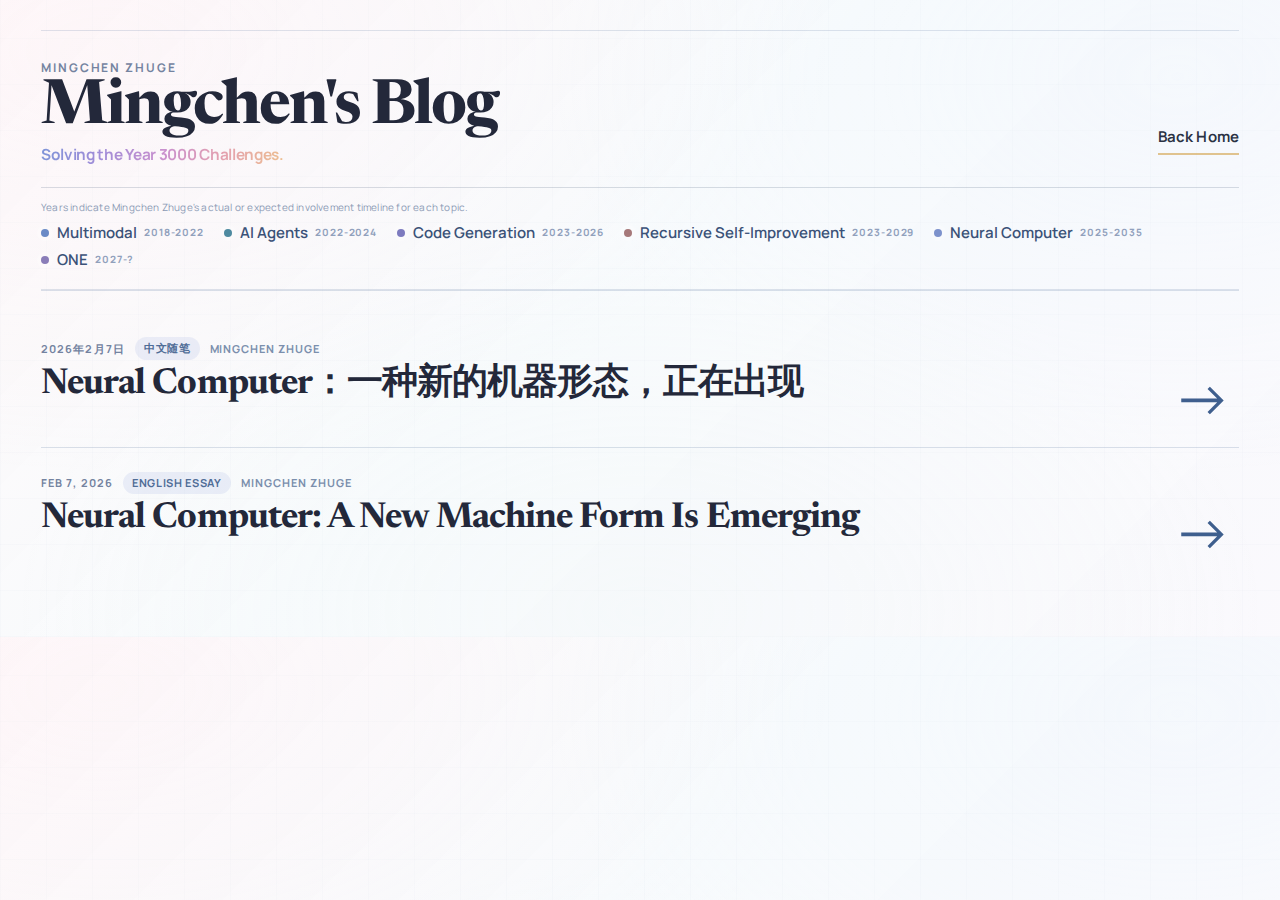
<file: blog/index.html>
<!DOCTYPE html>
<html lang="en">
<head>
    <meta charset="UTF-8">
    <meta name="viewport" content="width=device-width, initial-scale=1.0">
    <meta name="description" content="Research essays by Mingchen Zhuge in English and Chinese on AI agents, code generation, recursive self-improvement, and neural computers.">
    <meta name="author" content="Mingchen Zhuge">
    <meta name="robots" content="index, follow, max-image-preview:large, max-snippet:-1, max-video-preview:-1">
    <link rel="canonical" href="https://metauto.ai/blog/">
    <meta property="og:locale" content="en_US">
    <meta property="og:site_name" content="METAUTO.ai">
    <meta property="og:type" content="website">
    <meta property="og:title" content="Mingchen Zhuge Blog | English & Chinese Research Essays">
    <meta property="og:description" content="Research essays by Mingchen Zhuge in English and Chinese on AI agents, code generation, recursive self-improvement, and neural computers.">
    <meta property="og:url" content="https://metauto.ai/blog/">
    <meta property="og:image" content="https://metauto.ai/neuralcomputer/references/assets/teaser10_top.png">
    <meta property="og:image:alt" content="Neural Computer teaser diagram">
    <meta name="twitter:card" content="summary_large_image">
    <meta name="twitter:title" content="Mingchen Zhuge Blog | English & Chinese Research Essays">
    <meta name="twitter:description" content="Research essays by Mingchen Zhuge in English and Chinese on AI agents, code generation, recursive self-improvement, and neural computers.">
    <meta name="twitter:image" content="https://metauto.ai/neuralcomputer/references/assets/teaser10_top.png">
    <title>Mingchen Zhuge Blog | English & Chinese Research Essays</title>
    <link rel="icon" href="../images/favicon.ico" type="image/x-icon">
    <script type="application/ld+json">
        {
            "@context": "https://schema.org",
            "@graph": [
                {
                    "@type": "WebSite",
                    "@id": "https://metauto.ai/#website",
                    "url": "https://metauto.ai/",
                    "name": "METAUTO.ai"
                },
                {
                    "@type": "CollectionPage",
                    "@id": "https://metauto.ai/blog/#webpage",
                    "url": "https://metauto.ai/blog/",
                    "name": "Mingchen Zhuge Blog",
                    "description": "Research essays by Mingchen Zhuge in English and Chinese on AI agents, code generation, recursive self-improvement, and neural computers.",
                    "inLanguage": [
                        "en",
                        "zh-CN"
                    ],
                    "isPartOf": {
                        "@id": "https://metauto.ai/#website"
                    },
                    "mainEntity": {
                        "@id": "https://metauto.ai/blog/#blog"
                    },
                    "breadcrumb": {
                        "@id": "https://metauto.ai/blog/#breadcrumb"
                    }
                },
                {
                    "@type": "Blog",
                    "@id": "https://metauto.ai/blog/#blog",
                    "url": "https://metauto.ai/blog/",
                    "name": "Mingchen's Blog",
                    "description": "Research essays by Mingchen Zhuge in English and Chinese on AI agents, code generation, recursive self-improvement, and neural computers.",
                    "publisher": {
                        "@type": "Person",
                        "name": "Mingchen Zhuge",
                        "url": "https://metauto.ai/"
                    },
                    "blogPost": [
                        {
                            "@id": "https://metauto.ai/neuralcomputer/#blogposting-zh"
                        },
                        {
                            "@id": "https://metauto.ai/neuralcomputer/#blogposting-en"
                        }
                    ]
                },
                {
                    "@type": "BlogPosting",
                    "@id": "https://metauto.ai/neuralcomputer/#blogposting-zh",
                    "url": "https://metauto.ai/neuralcomputer/",
                    "headline": "Neural Computer: A New Machine Form Is Emerging",
                    "alternativeHeadline": "Neural Computer：一种新的机器形态，正在出现",
                    "description": "A research essay on Neural Computer, runtime-native AI systems, and how they differ from agents, world models, and traditional computers.",
                    "inLanguage": "zh-CN",
                    "datePublished": "2026-02-07",
                    "dateModified": "2026-03-14",
                    "author": {
                        "@type": "Person",
                        "name": "Mingchen Zhuge",
                        "url": "https://metauto.ai/"
                    },
                    "image": "https://metauto.ai/neuralcomputer/references/assets/teaser10_top.png",
                    "isPartOf": {
                        "@id": "https://metauto.ai/blog/#blog"
                    }
                },
                {
                    "@type": "BlogPosting",
                    "@id": "https://metauto.ai/neuralcomputer/#blogposting-en",
                    "url": "https://metauto.ai/neuralcomputer/index_eng.html",
                    "headline": "Neural Computer: A New Machine Form Is Emerging",
                    "alternativeHeadline": "Beyond Von Neumann, Toward Complete Neural Computer",
                    "description": "An English research essay on Neural Computer, runtime-native AI systems, and how they differ from agents, world models, and traditional computers.",
                    "inLanguage": "en",
                    "datePublished": "2026-02-07",
                    "dateModified": "2026-03-14",
                    "author": {
                        "@type": "Person",
                        "name": "Mingchen Zhuge",
                        "url": "https://metauto.ai/"
                    },
                    "image": "https://metauto.ai/neuralcomputer/references/assets/teaser10_top.png",
                    "isPartOf": {
                        "@id": "https://metauto.ai/blog/#blog"
                    }
                },
                {
                    "@type": "BreadcrumbList",
                    "@id": "https://metauto.ai/blog/#breadcrumb",
                    "itemListElement": [
                        {
                            "@type": "ListItem",
                            "position": 1,
                            "name": "Home",
                            "item": "https://metauto.ai/"
                        },
                        {
                            "@type": "ListItem",
                            "position": 2,
                            "name": "Blog",
                            "item": "https://metauto.ai/blog/"
                        }
                    ]
                }
            ]
        }
    </script>
    <style>
        @import url("https://fonts.googleapis.com/css2?family=Manrope:wght@400;500;600;700;800&family=Newsreader:opsz,wght@6..72,400;6..72,700;6..72,800&display=swap");

        :root {
            --bg: #fcfcfa;
            --ink: #23283a;
            --muted: #7483a0;
            --deep: #3f5f8e;
            --warm: #b69376;
            --grid: rgba(63, 95, 142, 0.034);
            --topic-1: #6a8ac6;
            --topic-2: #4e8aa0;
            --topic-3: #7d7bbf;
            --topic-4: #a6797a;
            --topic-5: #7d92cc;
            --topic-6: #8a7db8;
        }

        * {
            box-sizing: border-box;
        }

        body {
            margin: 0;
            color: var(--ink);
            background-color: var(--bg);
            background-image:
                linear-gradient(135deg, rgba(255, 246, 249, 0.56) 0%, rgba(243, 249, 255, 0.52) 46%, rgba(248, 246, 255, 0.53) 100%),
                radial-gradient(1180px 680px at 8% 8%, rgba(255, 221, 232, 0.17), rgba(255, 255, 255, 0) 62%),
                radial-gradient(980px 620px at 92% 12%, rgba(214, 236, 255, 0.18), rgba(255, 255, 255, 0) 64%),
                radial-gradient(920px 560px at 50% 96%, rgba(224, 244, 226, 0.15), rgba(255, 255, 255, 0) 68%),
                repeating-linear-gradient(0deg, var(--grid) 0 1px, transparent 1px 46px),
                repeating-linear-gradient(90deg, var(--grid) 0 1px, transparent 1px 46px);
            font-family: "Manrope", "Helvetica Neue", sans-serif;
        }

        .page-shell {
            max-width: 1280px;
            margin: 30px auto 56px;
            padding: 0 clamp(22px, 3.2vw, 44px);
        }

        .page-shell::before,
        .page-shell::after {
            content: none;
        }

        .intro-panel {
            padding: clamp(18px, 2.2vw, 28px) 0 clamp(14px, 2vw, 22px);
            border-top: 1px solid rgba(63, 95, 142, 0.16);
            border-bottom: 1px solid rgba(63, 95, 142, 0.16);
            border-radius: 0;
            background: transparent;
            box-shadow: none;
        }

        .topbar {
            display: flex;
            justify-content: space-between;
            align-items: flex-end;
            gap: 24px;
            padding-bottom: 6px;
        }

        .brand-block {
            margin: 0;
            max-width: 880px;
        }

        .brand-kicker {
            margin: 0;
            color: var(--muted);
            font-size: 12px;
            letter-spacing: 0.16em;
            text-transform: uppercase;
            font-weight: 700;
        }

        .brand-title {
            margin: 4px 0 0;
            font-family: "Newsreader", "Georgia", serif;
            font-size: clamp(38px, 5vw, 62px);
            line-height: 0.92;
            letter-spacing: -0.032em;
        }

        .brand-subtitle {
            margin: 10px 0 0;
            font-size: clamp(11px, 1.2vw, 17px);
            line-height: 1.08;
            letter-spacing: -0.02em;
            font-weight: 700;
            max-width: 860px;
            background: linear-gradient(98deg, #7f95d8 0%, #a08dd8 24%, #c990ce 50%, #e3a0b0 74%, #edbf90 100%);
            -webkit-background-clip: text;
            background-clip: text;
            color: transparent;
            -webkit-text-fill-color: transparent;
            display: inline-block;
            padding-bottom: 0.08em;
        }

        .home-btn {
            display: inline-flex;
            align-items: center;
            justify-content: center;
            text-decoration: none;
            color: #2a3143;
            background: transparent;
            border: 0;
            border-radius: 0;
            padding: 6px 0;
            font-weight: 650;
            font-size: clamp(15px, 1.1vw, 18px);
            letter-spacing: 0.01em;
            border-bottom: 2px solid rgba(207, 154, 57, 0.56);
            margin-bottom: 10px;
            white-space: nowrap;
            transition: color 0.22s ease, border-color 0.22s ease, transform 0.3s ease;
        }

        .home-btn:hover {
            color: #304a72;
            border-color: #a48354;
            transform: translateX(2px);
        }

        .masthead {
            margin-top: 16px;
        }

        .topic-track {
            margin-top: 0;
            padding-top: 12px;
            border-top: 1px solid rgba(33, 58, 96, 0.17);
        }

        .topic-note {
            margin: 0 0 10px 0;
            font-size: 10px;
            line-height: 1.5;
            letter-spacing: 0.02em;
            color: #8a99b4;
        }

        .topics {
            margin: 0;
            display: flex;
            flex-wrap: wrap;
            gap: 12px 20px;
            align-items: baseline;
        }

        .topic-chip {
            --chip-tone: #60779f;
            position: relative;
            display: inline-flex;
            align-items: baseline;
            gap: 7px;
            text-decoration: none;
            padding: 0 0 0 16px;
            color: #3b5278;
            font-size: clamp(15px, 1.1vw, 18px);
            font-weight: 600;
            letter-spacing: 0;
            transition: color 0.2s ease, opacity 0.2s ease;
        }

        .topic-main {
            line-height: 1;
        }

        .topic-time {
            font-size: 10px;
            line-height: 1;
            letter-spacing: 0.09em;
            text-transform: uppercase;
            color: #90a0bc;
            font-weight: 700;
            transform: translateY(-0.22em);
            transition: color 0.2s ease, opacity 0.2s ease;
        }

        .topic-chip:before {
            content: "";
            position: absolute;
            left: 0;
            width: 8px;
            height: 8px;
            border-radius: 999px;
            background: var(--chip-tone);
            top: 50%;
            transform: translateY(-50%);
            box-shadow: 0 0 0 4px rgba(255, 255, 255, 0.28);
        }

        .topic-chip:nth-child(1) {
            --chip-tone: #6a8ac6;
        }

        .topic-chip:nth-child(2) {
            --chip-tone: #4e8aa0;
        }

        .topic-chip:nth-child(3) {
            --chip-tone: #7d7bbf;
        }

        .topic-chip:nth-child(4) {
            --chip-tone: #a6797a;
        }

        .topic-chip:nth-child(5) {
            --chip-tone: #7d92cc;
        }

        .topic-chip:nth-child(6) {
            --chip-tone: #8a7db8;
        }

        .topic-chip:hover {
            color: #324b74;
            opacity: 0.9;
        }

        .topic-chip:hover .topic-time {
            color: #7891b2;
        }

        .feed {
            margin-top: 22px;
            padding: 0;
        }

        .feed-divider {
            margin: 0;
            height: 1px;
            border: 0;
            background: rgba(63, 95, 142, 0.18);
        }

        .feed-row {
            display: grid;
            grid-template-columns: minmax(0, 1fr) clamp(54px, 6vw, 74px);
            grid-template-areas:
                "meta meta"
                "title arrow"
                "desc arrow";
            align-items: start;
            column-gap: 18px;
            row-gap: 8px;
            padding: clamp(16px, 2.1vw, 24px) 0 clamp(14px, 2vw, 20px);
            text-decoration: none;
            color: inherit;
            transition: color 0.22s ease;
        }

        .feed-row:focus-visible {
            outline: 2px solid rgba(127, 149, 216, 0.25);
            outline-offset: 5px;
        }

        .feed-meta {
            grid-area: meta;
            color: var(--muted);
            font-size: 11px;
            text-transform: uppercase;
            letter-spacing: 0.1em;
            font-weight: 700;
            display: flex;
            flex-wrap: wrap;
            gap: 10px;
            align-items: center;
            margin: 0;
            transition: color 0.22s ease;
        }

        .feed-author {
            color: #7b8fad;
            font-size: 11px;
            letter-spacing: 0.09em;
            text-transform: uppercase;
            font-weight: 700;
            transition: color 0.22s ease;
        }

        .feed-language {
            display: inline-flex;
            align-items: center;
            padding: 3px 9px 4px;
            border-radius: 999px;
            background: rgba(127, 149, 216, 0.13);
            color: #506d97;
            letter-spacing: 0.06em;
        }

        .feed-title {
            grid-area: title;
            margin: 0;
            font-family: "Newsreader", "Georgia", serif;
            font-size: clamp(26px, 2.8vw, 38px);
            line-height: 0.96;
            letter-spacing: -0.026em;
            transition: color 0.22s ease;
        }

        .feed-desc {
            grid-area: desc;
            margin: 2px 0 0;
            color: var(--muted);
            font-size: clamp(15px, 1.25vw, 19px);
            line-height: 1.45;
            letter-spacing: -0.01em;
            max-width: 820px;
            transition: color 0.22s ease;
        }

        .feed-arrow {
            grid-area: arrow;
            align-self: center;
            display: inline-flex;
            align-items: center;
            justify-content: center;
            color: var(--deep);
            font-size: clamp(44px, 4.6vw, 64px);
            line-height: 1;
            transition: transform 0.22s ease, color 0.22s ease;
        }

        .feed-row:is(:hover, :focus-visible) .feed-title {
            color: #334f79;
        }

        .feed-row:is(:hover, :focus-visible) .feed-desc {
            color: #63789c;
        }

        .feed-row:is(:hover, :focus-visible) .feed-meta {
            color: #7b8eac;
        }

        .feed-row:is(:hover, :focus-visible) .feed-author {
            color: #879bc0;
        }

        .feed-row:is(:hover, :focus-visible) .feed-arrow {
            color: #4f709f;
            transform: translateX(3px);
        }

        @media (prefers-reduced-motion: reduce) {
            .home-btn,
            .topic-chip,
            .topic-time,
            .feed-row,
            .feed-meta,
            .feed-author,
            .feed-title,
            .feed-desc,
            .feed-arrow {
                transition: none;
            }

            .home-btn:hover,
            .feed-row:is(:hover, :focus-visible) .feed-arrow {
                transform: none;
            }
        }

        @media (max-width: 980px) {
            .topbar {
                align-items: flex-start;
                gap: 14px;
            }

            .home-btn {
                margin-bottom: 6px;
            }

            .feed-title {
                font-size: clamp(24px, 3.8vw, 34px);
            }

            .feed-desc {
                font-size: clamp(14px, 1.7vw, 18px);
            }
        }

        @media (max-width: 760px) {
            .page-shell {
                margin: 16px auto 30px;
                padding: 0 14px;
            }

            .intro-panel {
                padding: 14px 0 16px;
            }

            .topbar {
                flex-direction: column;
                align-items: flex-start;
                gap: 8px;
                padding-bottom: 2px;
            }

            .brand-title {
                line-height: 0.95;
            }

            .brand-subtitle {
                margin-top: 8px;
                font-size: clamp(9px, 3.4vw, 14px);
                line-height: 1.12;
            }

            .home-btn {
                font-size: 15px;
                padding: 4px 0;
                margin-bottom: 0;
                border-bottom-width: 2px;
            }

            .masthead {
                margin-top: 10px;
            }

            .topic-track {
                padding-top: 10px;
            }

            .topic-note {
                font-size: 9px;
                line-height: 1.45;
                margin-bottom: 10px;
            }

            .topic-chip {
                padding-left: 14px;
                font-size: 15px;
            }

            .topic-time {
                font-size: 8px;
            }

            .feed {
                margin-top: 16px;
            }

            .feed-row {
                grid-template-columns: 1fr;
                grid-template-areas:
                    "meta"
                    "title"
                    "desc";
                row-gap: 6px;
                padding: 14px 0 12px;
            }

            .feed-title {
                font-size: clamp(20px, 7.2vw, 27px);
                line-height: 0.95;
            }

            .feed-desc {
                font-size: clamp(14px, 4.2vw, 17px);
                line-height: 1.45;
            }

            .feed-arrow {
                display: none;
            }
        }
    </style>
</head>
<body>
    <main class="page-shell">
        <section class="intro-panel">
            <header class="topbar">
                <div class="brand-block">
                    <p class="brand-kicker">Mingchen Zhuge</p>
                    <h1 class="brand-title">Mingchen's Blog</h1>
                    <p class="brand-subtitle">Solving the Year 3000 Challenges.</p>
                </div>
                <a class="home-btn" href="../index.html">Back Home</a>
            </header>

            <section class="masthead">
                <div class="topic-track">
                    <p class="topic-note">Years indicate Mingchen Zhuge's actual or expected involvement timeline for each topic.</p>
                    <div class="topics">
                        <a class="topic-chip" href="../neuralcomputer/index_eng.html"><span class="topic-main">Multimodal</span><span class="topic-time">2018-2022</span></a>
                        <a class="topic-chip" href="../neuralcomputer/index_eng.html"><span class="topic-main">AI Agents</span><span class="topic-time">2022-2024</span></a>
                        <a class="topic-chip" href="../neuralcomputer/index_eng.html"><span class="topic-main">Code Generation</span><span class="topic-time">2023-2026</span></a>
                        <a class="topic-chip" href="../neuralcomputer/index_eng.html"><span class="topic-main">Recursive Self-Improvement</span><span class="topic-time">2023-2029</span></a>
                        <a class="topic-chip" href="../neuralcomputer/index_eng.html"><span class="topic-main">Neural Computer</span><span class="topic-time">2025-2035</span></a>
                        <a class="topic-chip" href="../neuralcomputer/index_eng.html"><span class="topic-main">ONE</span><span class="topic-time">2027-?</span></a>
                    </div>
                </div>
            </section>
        </section>

        <hr class="feed-divider" aria-hidden="true">

        <section class="feed">
            <a class="feed-row" href="../neuralcomputer/index.html">
                <div class="feed-meta">
                    <time datetime="2026-02-07">2026年2月7日</time>
                    <span class="feed-language" aria-label="语言：中文随笔">中文随笔</span>
                    <span class="feed-author">Mingchen Zhuge</span>
                </div>
                <h3 class="feed-title">Neural Computer：一种新的机器形态，正在出现</h3>
                <span class="feed-arrow">→</span>
            </a>
            <hr class="feed-divider" aria-hidden="true">
            <a class="feed-row" href="../neuralcomputer/index_eng.html">
                <div class="feed-meta">
                    <time datetime="2026-02-07">Feb 7, 2026</time>
                    <span class="feed-language" aria-label="Language: English essay">English Essay</span>
                    <span class="feed-author">Mingchen Zhuge</span>
                </div>
                <h3 class="feed-title">Neural Computer: A New Machine Form Is Emerging</h3>
                <span class="feed-arrow">→</span>
            </a>
        </section>

    </main>
</body>
</html>
</file>
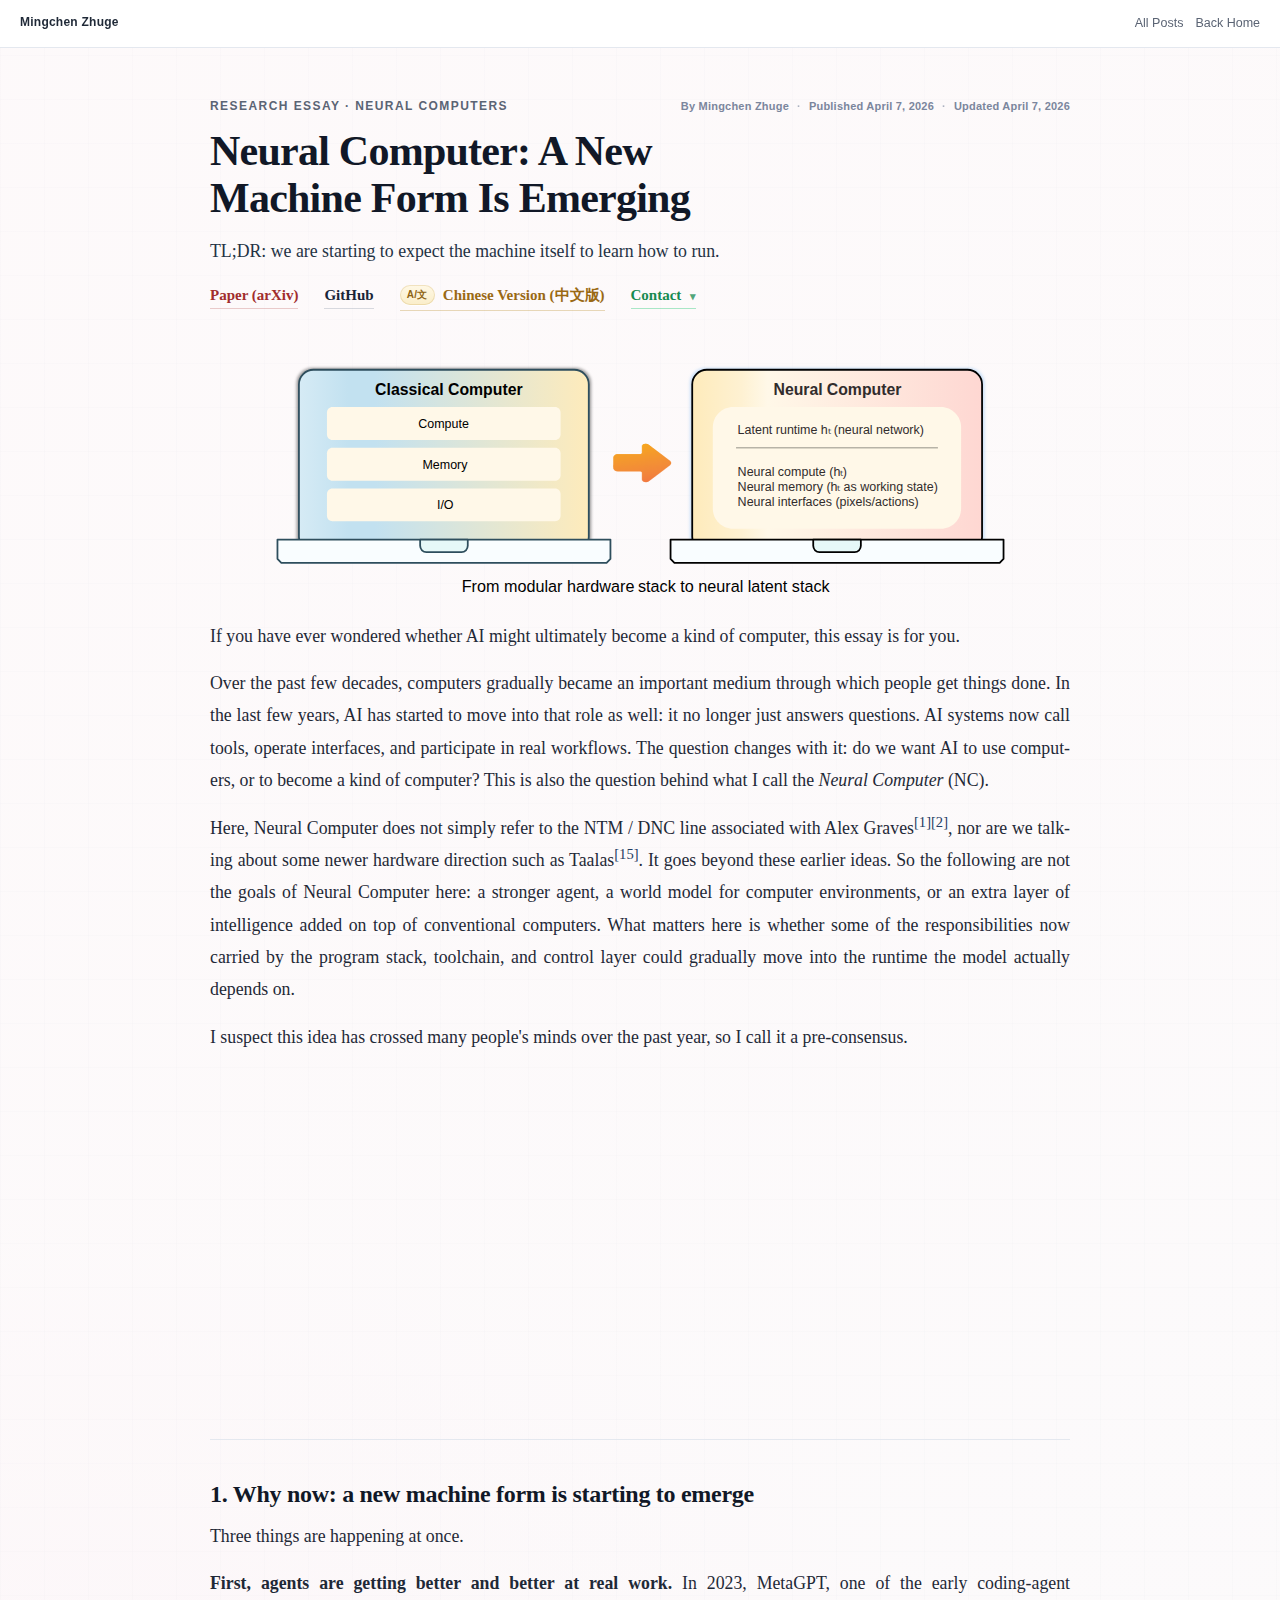
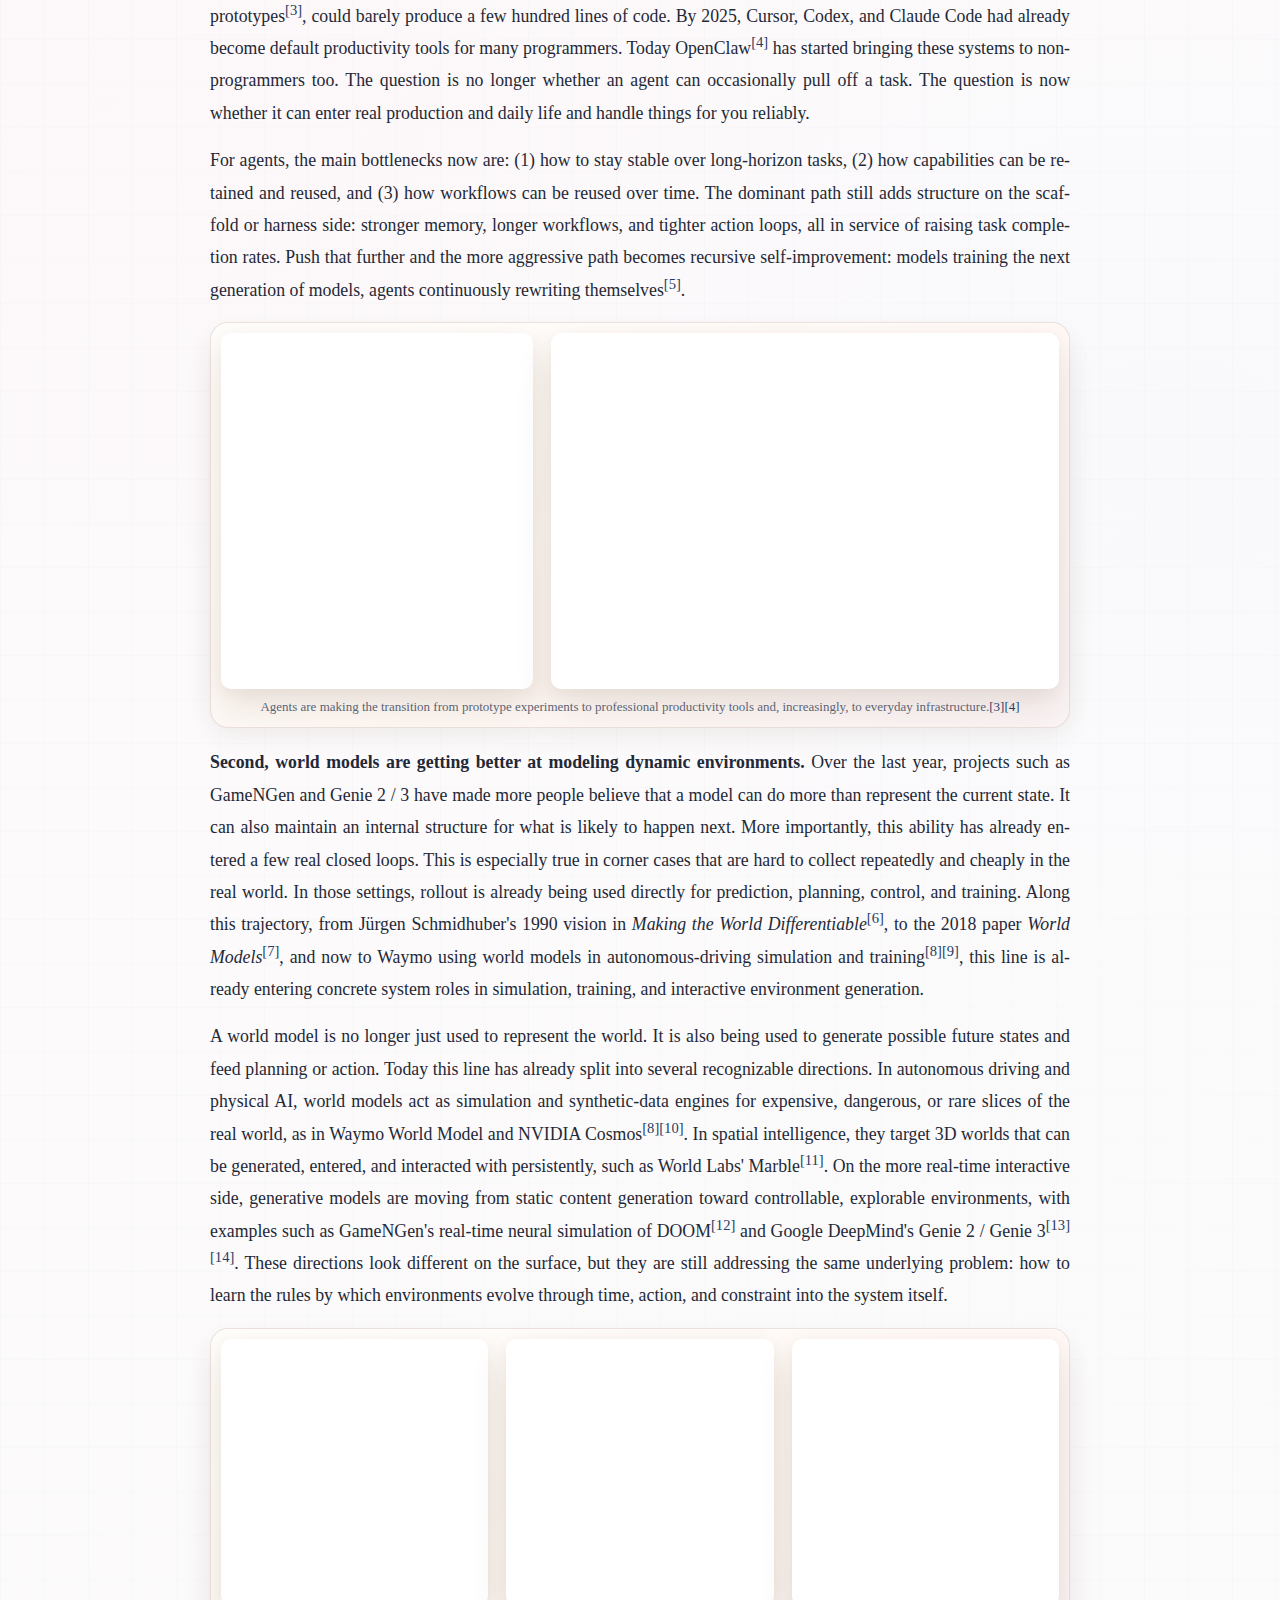
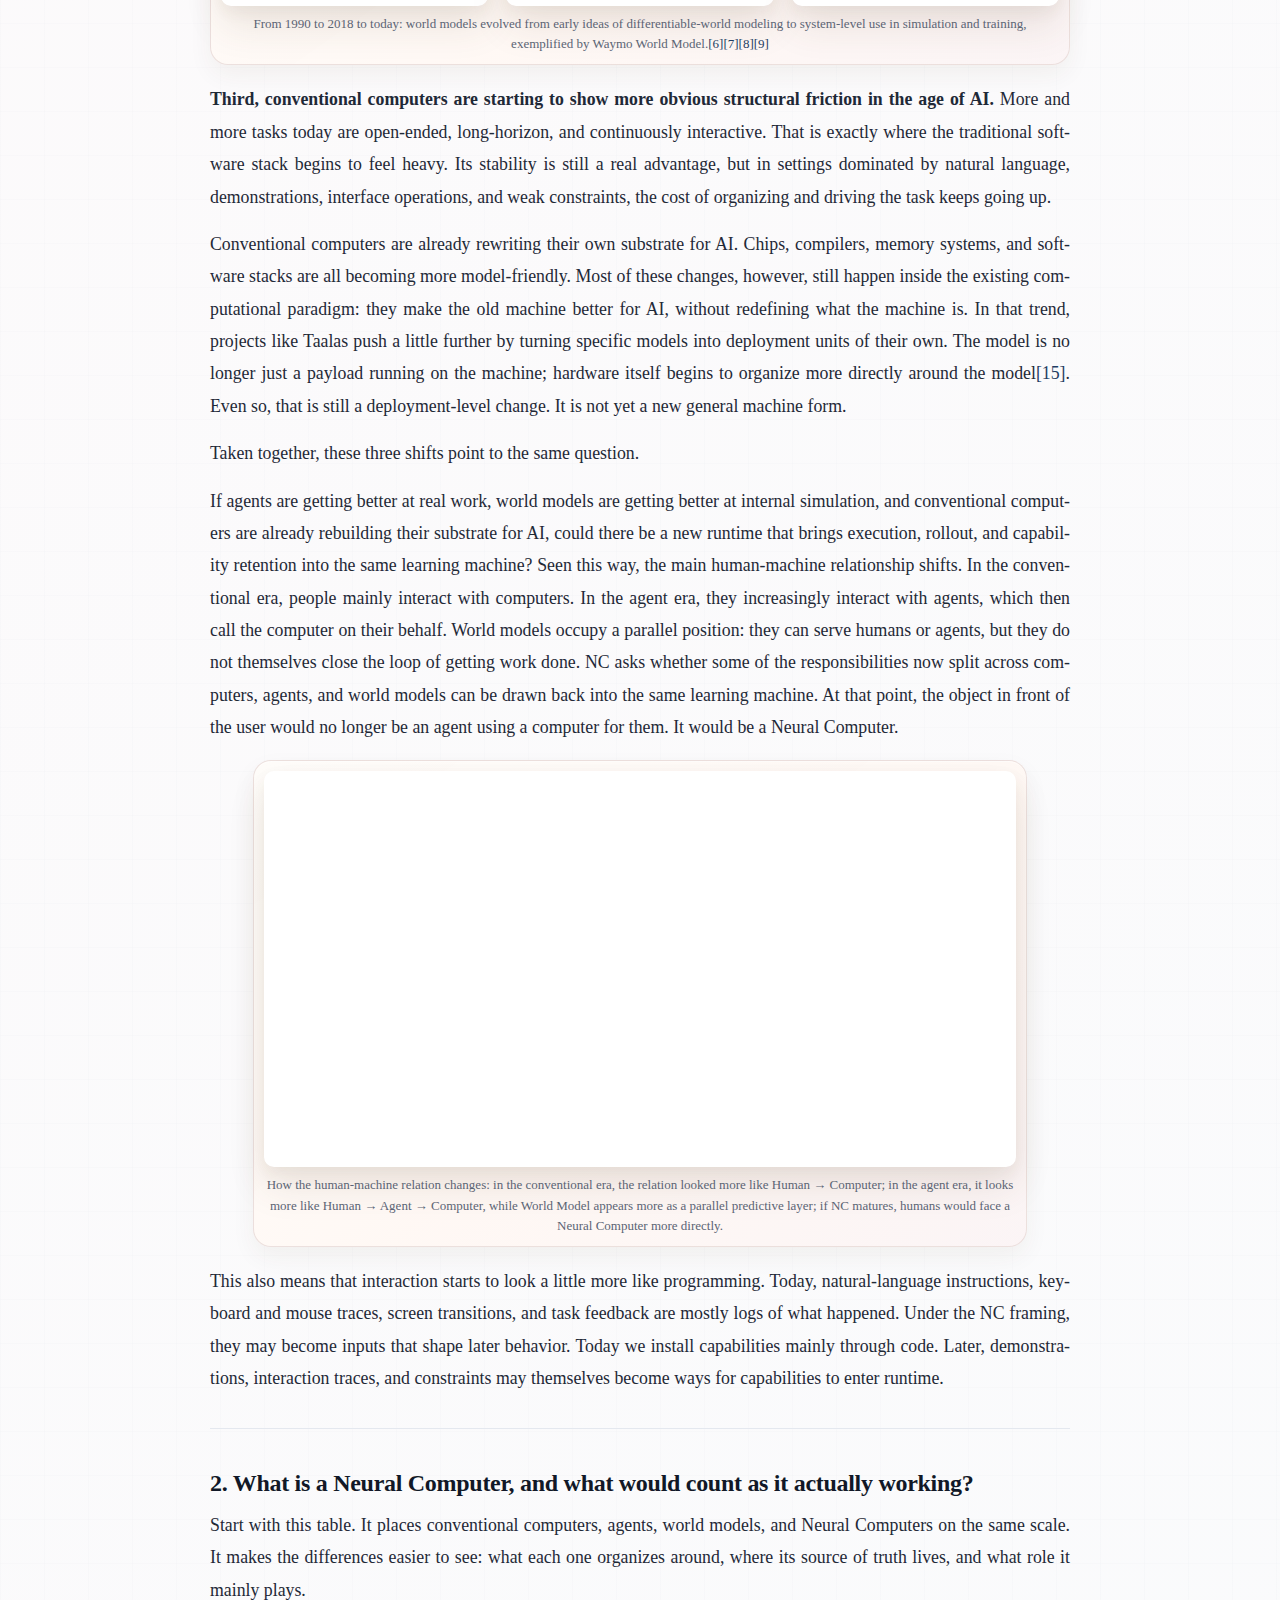
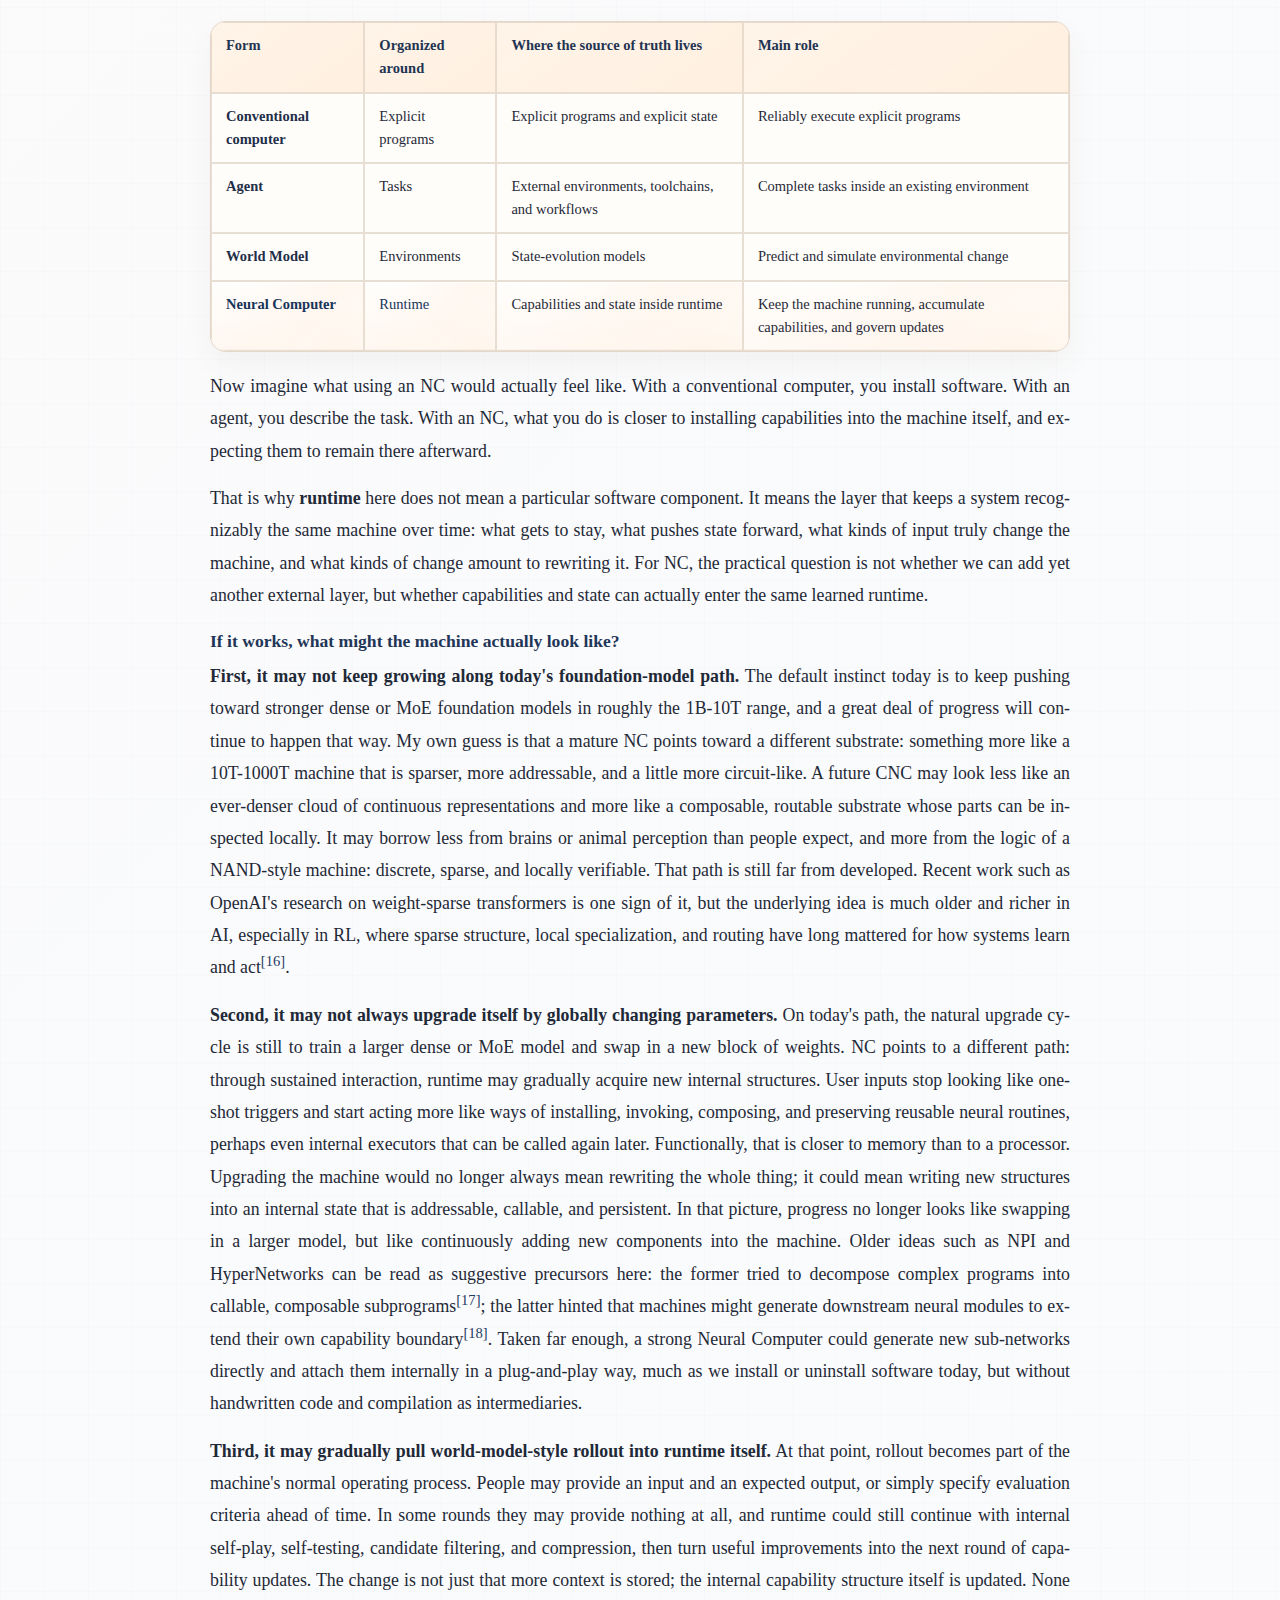
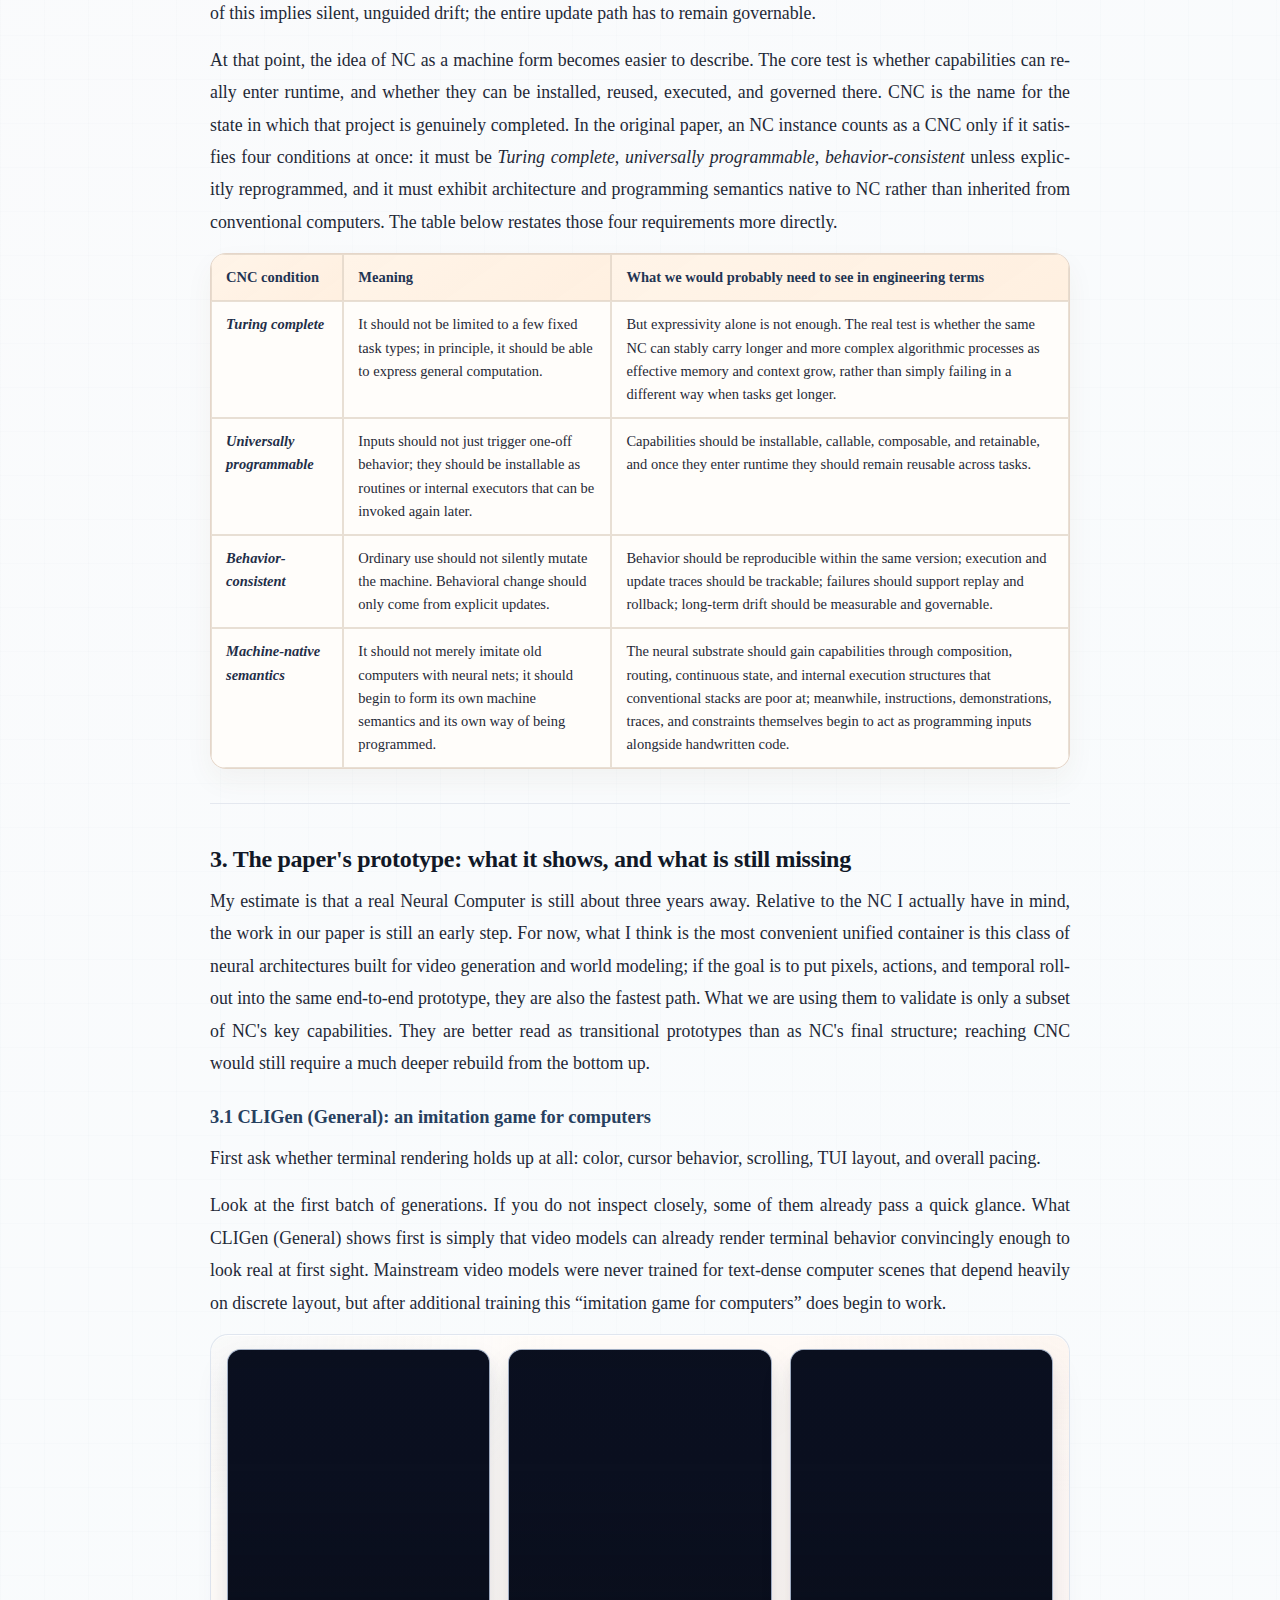
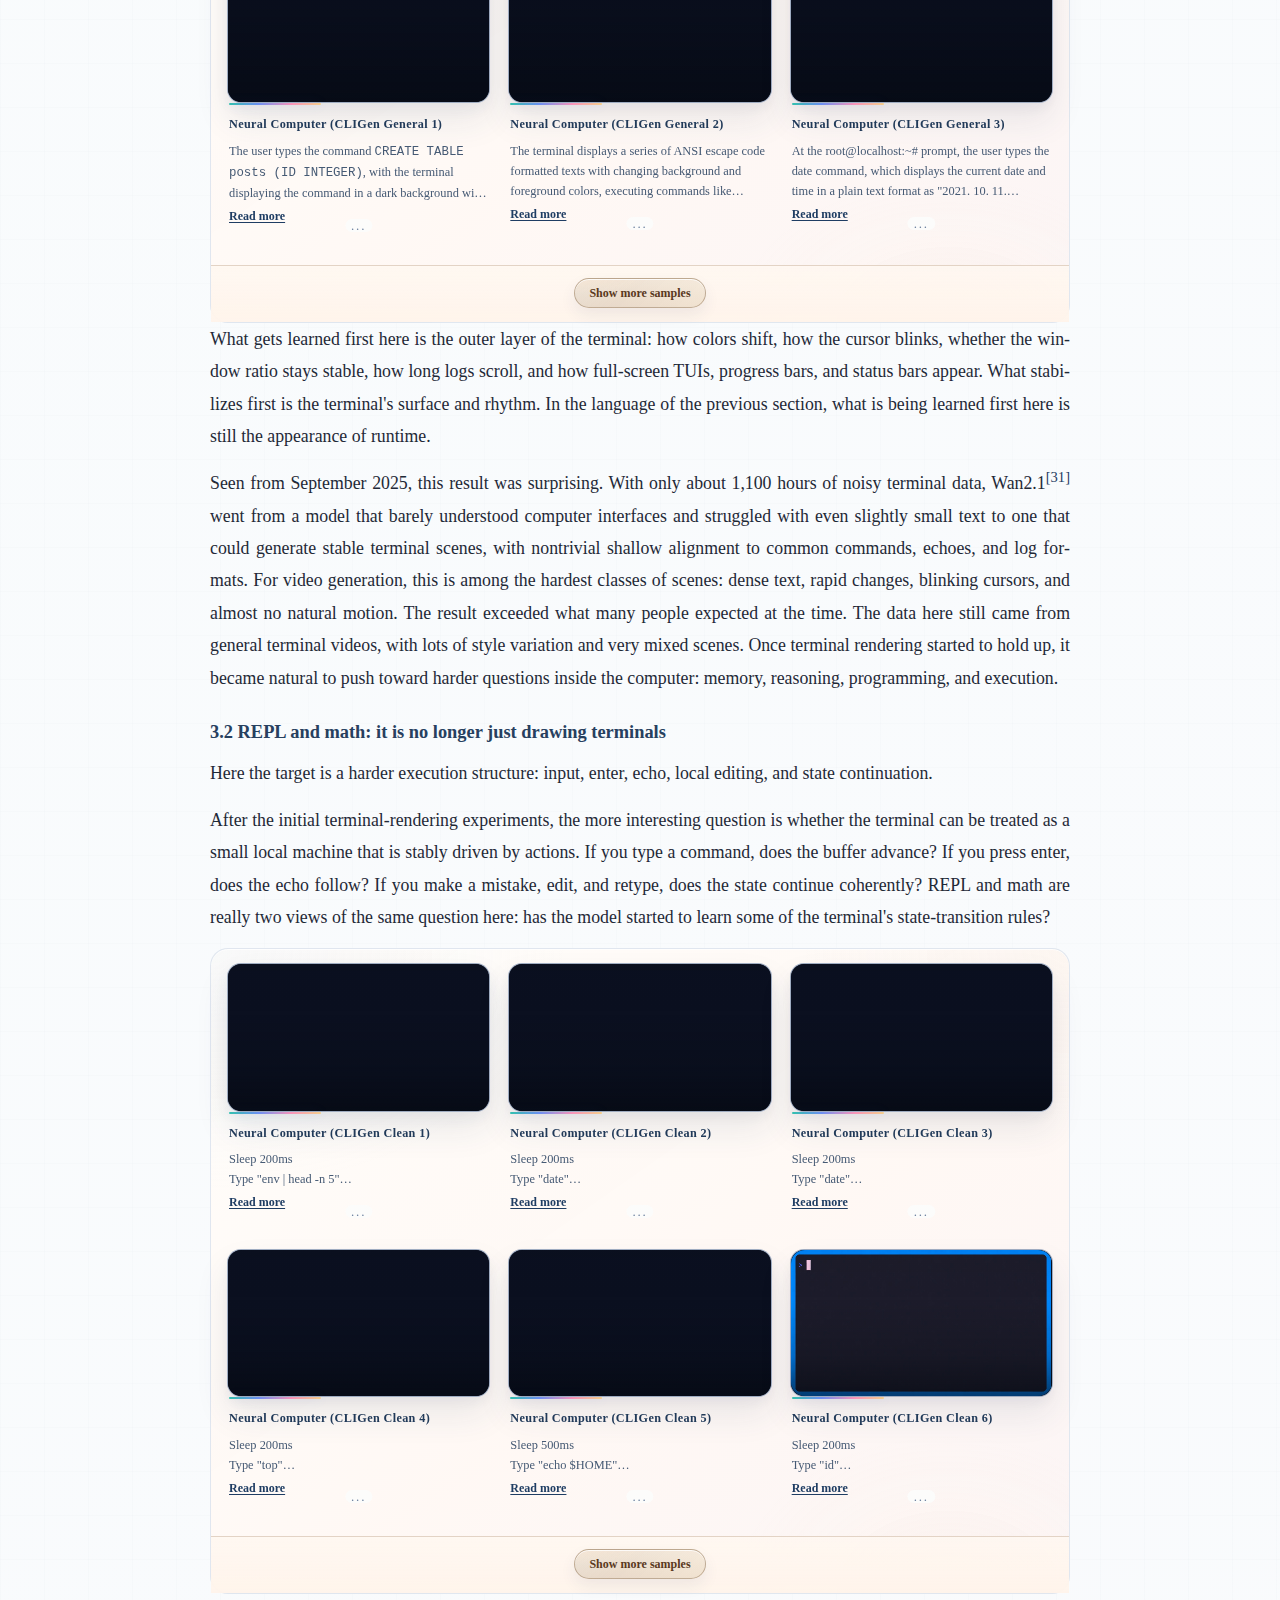
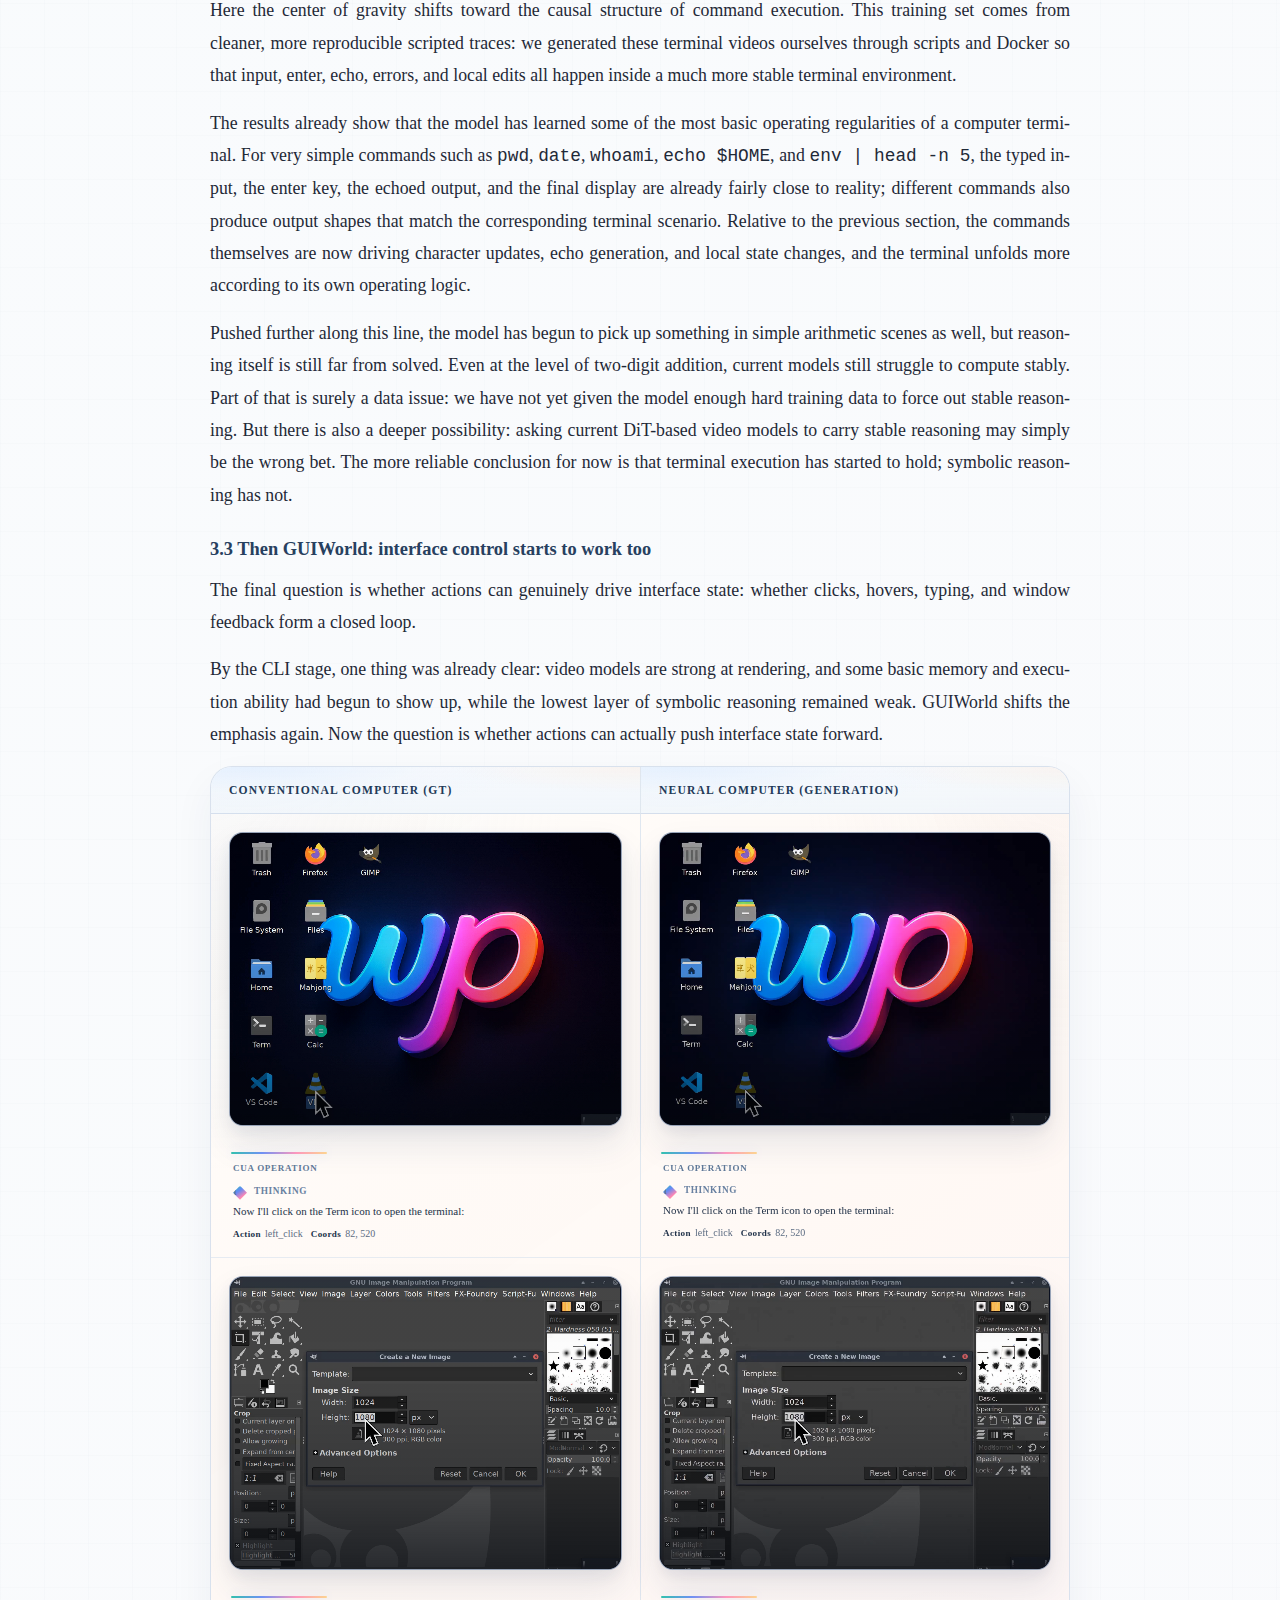
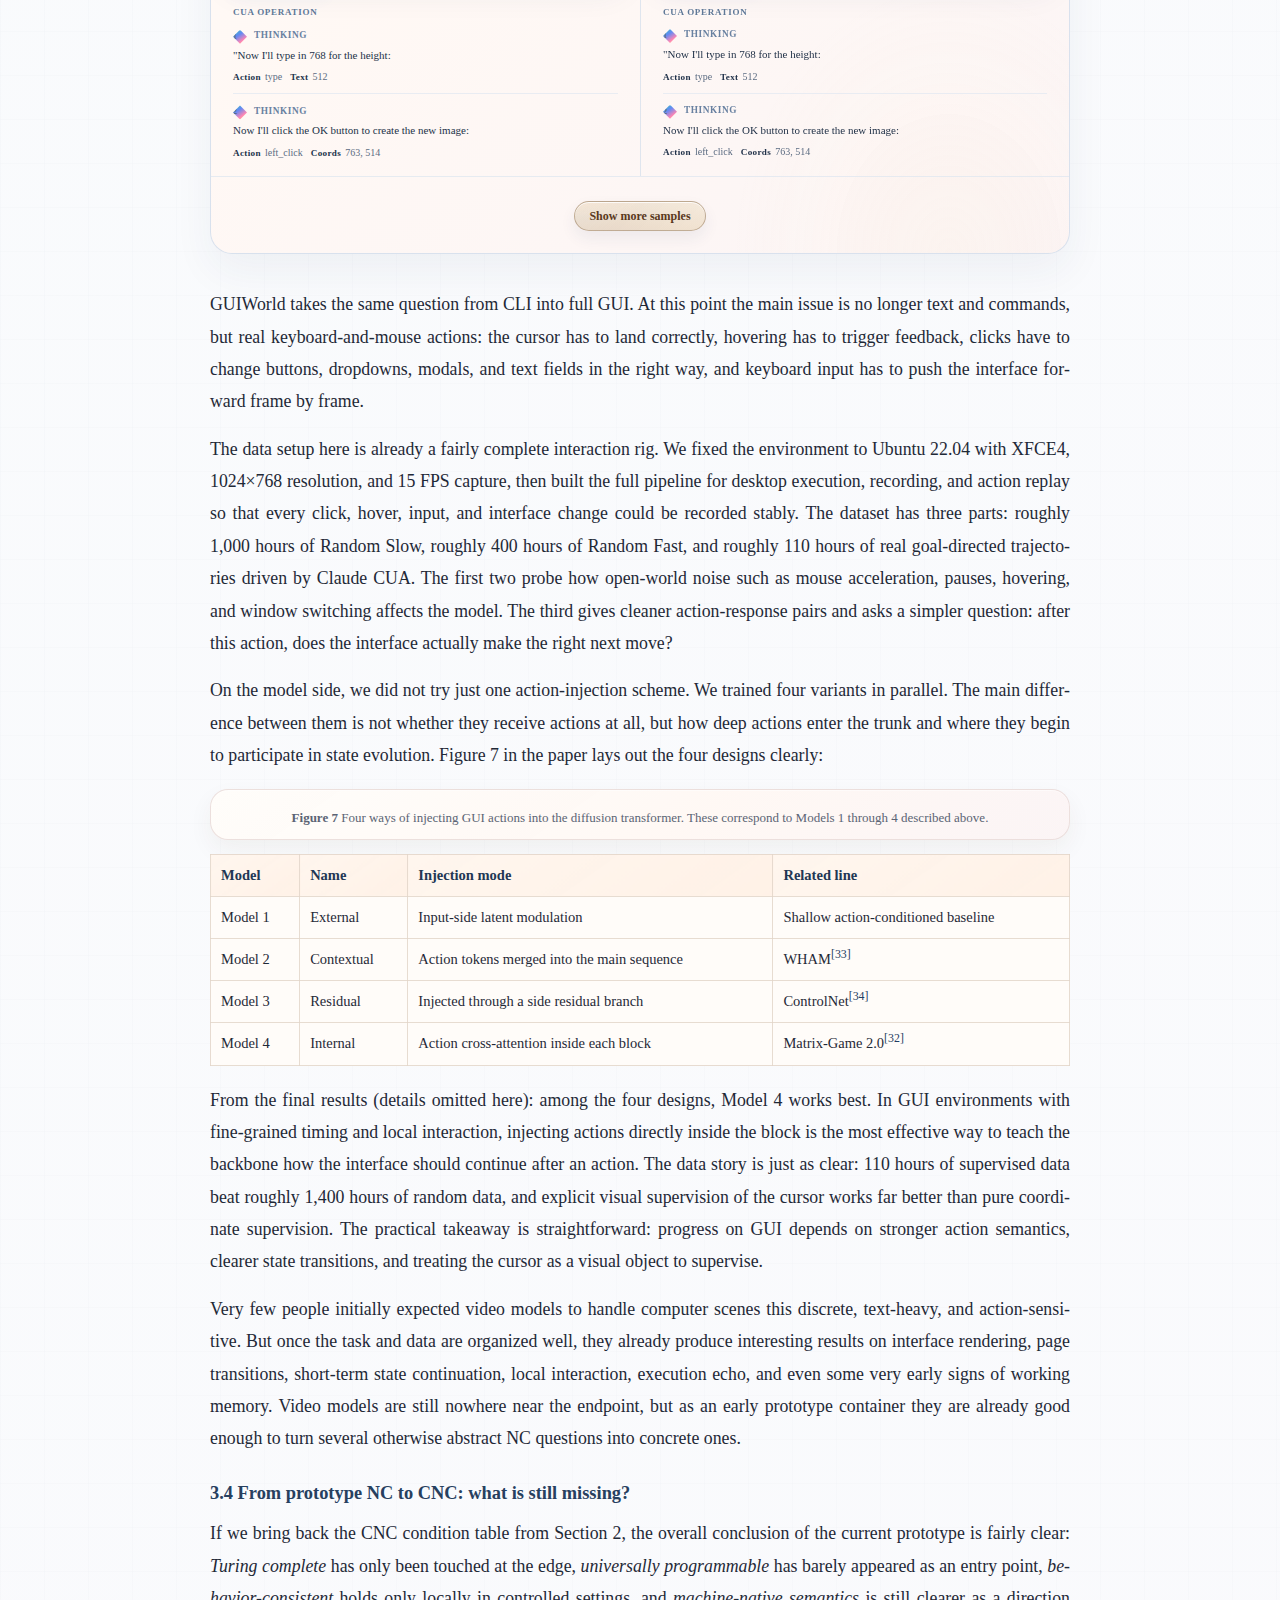
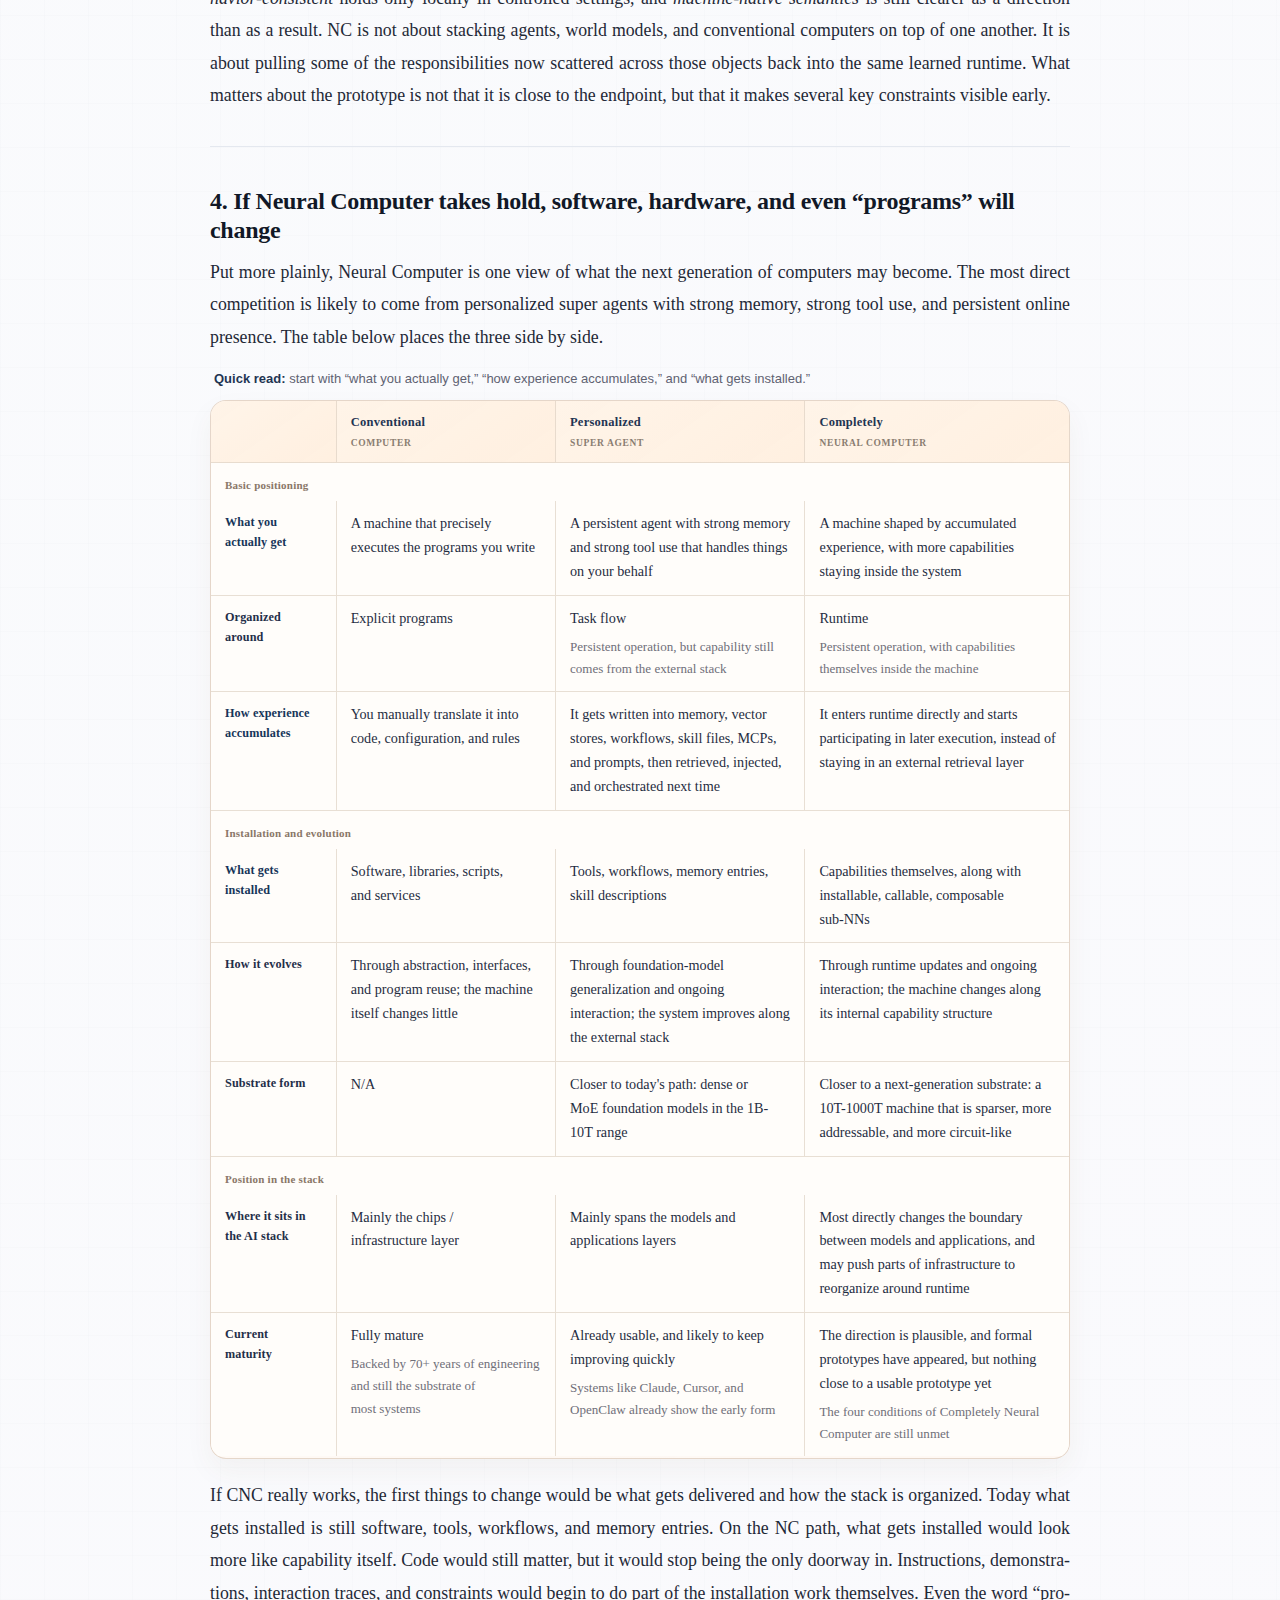
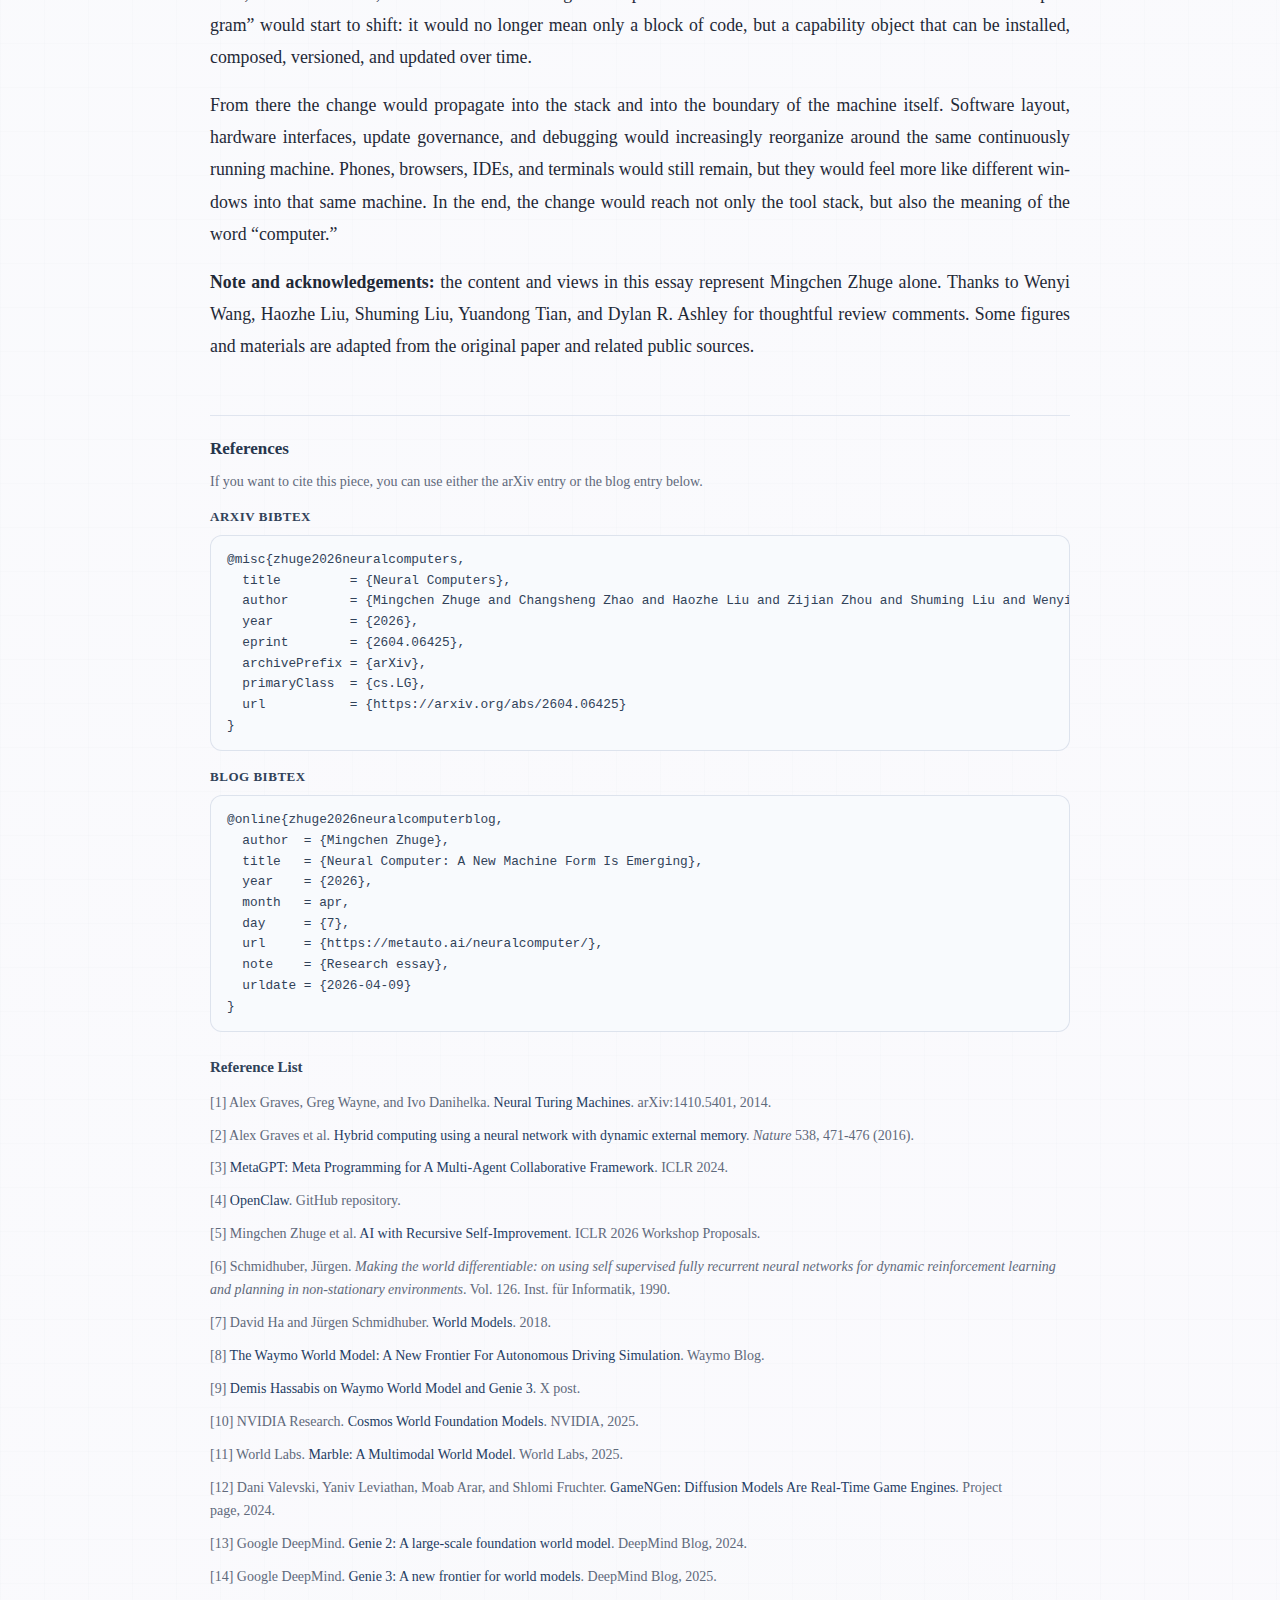
<file: neuralcomputer/index.html>
<!DOCTYPE html>
<html lang="en">
<head>
    <meta charset="UTF-8">
    <meta http-equiv="Content-Security-Policy" content="block-all-mixed-content">
    <meta name="viewport" content="width=device-width, initial-scale=1.0">
    <meta name="description" content="A research essay on Neural Computer: how it differs from agents, world models, and conventional computers; what runtime and CNC would mean; what current prototypes already show; and how software and hardware might change.">
    <meta name="author" content="Mingchen Zhuge">
    <meta name="robots" content="index, follow, max-image-preview:large, max-snippet:-1, max-video-preview:-1">
    <meta property="og:locale" content="en_US">
    <meta property="og:site_name" content="METAUTO.ai">
    <meta property="og:title" content="Neural Computer: A New Machine Form Is Emerging">
    <meta property="og:description" content="A research essay on Neural Computer: how it differs from agents, world models, and conventional computers; what runtime and CNC would mean; what current prototypes already show; and how software and hardware might change.">
    <meta property="og:type" content="article">
    <meta property="og:image" content="https://metauto.ai/neuralcomputer/references/assets/teaser10_top.png">
    <meta property="og:image:alt" content="Neural Computer teaser diagram">
    <meta property="og:url" content="https://metauto.ai/neuralcomputer/">
    <meta property="article:published_time" content="2026-04-07T00:00:00+08:00">
    <meta property="article:modified_time" content="2026-04-07T00:00:00+08:00">
    <meta property="article:author" content="https://metauto.ai/">
    <meta property="article:section" content="Research Essay">
    <meta property="article:tag" content="Neural Computer">
    <meta property="article:tag" content="CNC">
    <meta property="article:tag" content="Agent">
    <meta property="article:tag" content="World Model">
    <meta property="article:tag" content="Runtime">
    <meta name="twitter:card" content="summary_large_image">
    <meta name="twitter:title" content="Neural Computer: A New Machine Form Is Emerging">
    <meta name="twitter:description" content="A research essay on Neural Computer: how it differs from agents, world models, and conventional computers; what runtime and CNC would mean; what current prototypes already show; and how software and hardware might change.">
    <meta name="twitter:image" content="https://metauto.ai/neuralcomputer/references/assets/teaser10_top.png">
    <link rel="canonical" href="https://metauto.ai/neuralcomputer/">
    <link rel="alternate" hreflang="zh-CN" href="https://metauto.ai/neuralcomputer/index_cn.html">
    <link rel="alternate" hreflang="en" href="https://metauto.ai/neuralcomputer/">
    <link rel="alternate" hreflang="x-default" href="https://metauto.ai/neuralcomputer/">
    <link rel="author" href="https://metauto.ai/">
    <title>Neural Computer: A New Machine Form Is Emerging</title>
    <link rel="icon" href="../images/favicon.ico" type="image/x-icon">
    <script type="application/ld+json">
        {
            "@context": "https://schema.org",
            "@graph": [
                {
                    "@type": "WebSite",
                    "@id": "https://metauto.ai/#website",
                    "url": "https://metauto.ai/",
                    "name": "METAUTO.ai"
                },
                {
                    "@type": "Person",
                    "@id": "https://metauto.ai/#/schema/person/mingchen-zhuge",
                    "name": "Mingchen Zhuge",
                    "url": "https://metauto.ai/",
                    "sameAs": [
                        "https://x.com/MingchenZhuge",
                        "https://github.com/mczhuge",
                        "https://scholar.google.com/citations?user=Qnj6XlMAAAAJ&hl=en&oi=ao",
                        "https://www.linkedin.com/in/mingchen-zhuge-7599a1272/"
                    ]
                },
                {
                    "@type": "WebPage",
                    "@id": "https://metauto.ai/neuralcomputer/#webpage",
                    "url": "https://metauto.ai/neuralcomputer/",
                    "name": "Neural Computer: A New Machine Form Is Emerging",
                    "description": "A research essay on Neural Computer: how it differs from agents, world models, and conventional computers; what runtime and CNC would mean; what current prototypes already show; and how software and hardware might change.",
                    "inLanguage": "en",
                    "isPartOf": {
                        "@id": "https://metauto.ai/#website"
                    },
                    "about": {
                        "@id": "https://metauto.ai/neuralcomputer/#blogposting"
                    },
                    "breadcrumb": {
                        "@id": "https://metauto.ai/neuralcomputer/#breadcrumb"
                    },
                    "primaryImageOfPage": {
                        "@id": "https://metauto.ai/neuralcomputer/#primaryimage"
                    }
                },
                {
                    "@type": "ImageObject",
                    "@id": "https://metauto.ai/neuralcomputer/#primaryimage",
                    "url": "https://metauto.ai/neuralcomputer/references/assets/teaser10_top.png",
                    "contentUrl": "https://metauto.ai/neuralcomputer/references/assets/teaser10_top.png",
                    "caption": "Neural Computer teaser diagram"
                },
                {
                    "@type": "BlogPosting",
                    "@id": "https://metauto.ai/neuralcomputer/#blogposting",
                    "url": "https://metauto.ai/neuralcomputer/",
                    "mainEntityOfPage": {
                        "@id": "https://metauto.ai/neuralcomputer/#webpage"
                    },
                    "headline": "Neural Computer: A New Machine Form Is Emerging",
                    "alternativeHeadline": "Beyond Von Neumann, Toward Complete Neural Computer",
                    "description": "A research essay on Neural Computer: how it differs from agents, world models, and conventional computers; what runtime and CNC would mean; what current prototypes already show; and how software and hardware might change.",
                    "inLanguage": "en",
                    "datePublished": "2026-04-07T00:00:00+08:00",
                    "dateModified": "2026-04-07T00:00:00+08:00",
                    "author": {
                        "@id": "https://metauto.ai/#/schema/person/mingchen-zhuge"
                    },
                    "publisher": {
                        "@type": "Organization",
                        "name": "METAUTO.ai",
                        "url": "https://metauto.ai/",
                        "logo": {
                            "@type": "ImageObject",
                            "url": "https://metauto.ai/images/logo.png"
                        }
                    },
                    "image": {
                        "@id": "https://metauto.ai/neuralcomputer/#primaryimage"
                    },
                    "isPartOf": {
                        "@id": "https://metauto.ai/blog/#blog"
                    },
                    "articleSection": "Research Essay",
                    "genre": [
                        "Research Essay"
                    ],
                    "isAccessibleForFree": true,
                    "about": [
                        {
                            "@type": "Thing",
                            "name": "Neural Computer"
                        },
                        {
                            "@type": "Thing",
                            "name": "Agent"
                        },
                        {
                            "@type": "Thing",
                            "name": "World Model"
                        },
                        {
                            "@type": "Thing",
                            "name": "Runtime"
                        }
                    ],
                    "keywords": [
                        "Neural Computer",
                        "CNC",
                        "agent",
                        "world model",
                        "runtime",
                        "AI systems",
                        "research essay"
                    ]
                },
                {
                    "@type": "BreadcrumbList",
                    "@id": "https://metauto.ai/neuralcomputer/#breadcrumb",
                    "itemListElement": [
                        {
                            "@type": "ListItem",
                            "position": 1,
                            "name": "Home",
                            "item": "https://metauto.ai/"
                        },
                        {
                            "@type": "ListItem",
                            "position": 2,
                            "name": "Blog",
                            "item": "https://metauto.ai/blog/"
                        },
                        {
                            "@type": "ListItem",
                            "position": 3,
                            "name": "Neural Computer: A New Machine Form Is Emerging",
                            "item": "https://metauto.ai/neuralcomputer/"
                        }
                    ]
                }
            ]
        }
    </script>
    <style>
        :root {
            --text: #1f2937;
            --muted: #5b6474;
            --border: #e4e8ef;
            --bg: #ffffff;
            --accent: #1f3d63;
            --grid: rgba(31, 61, 99, 0.024);
            --content-width: 860px;
            --demo-card-bg:
                radial-gradient(122% 110% at 0% 0%, rgba(212, 226, 242, 0.16) 0%, rgba(212, 226, 242, 0) 34%),
                radial-gradient(104% 90% at 100% 0%, rgba(236, 220, 208, 0.12) 0%, rgba(236, 220, 208, 0) 30%),
                radial-gradient(90% 88% at 86% 100%, rgba(255, 228, 184, 0.1) 0%, rgba(255, 228, 184, 0) 28%),
                linear-gradient(145deg, rgba(255, 253, 250, 0.97) 0%, rgba(255, 248, 244, 0.96) 56%, rgba(251, 244, 245, 0.96) 100%);
        }

        * {
            box-sizing: border-box;
        }

        body {
            margin: 0;
            color: var(--text);
            background-color: #fcfcfb;
            background-image:
                linear-gradient(135deg, rgba(255, 246, 249, 0.46) 0%, rgba(244, 250, 255, 0.42) 46%, rgba(248, 246, 255, 0.44) 100%),
                radial-gradient(1240px 720px at 8% 10%, rgba(255, 218, 230, 0.14), rgba(255, 255, 255, 0) 68%),
                radial-gradient(1040px 660px at 92% 12%, rgba(214, 236, 255, 0.15), rgba(255, 255, 255, 0) 70%),
                radial-gradient(980px 620px at 50% 96%, rgba(224, 244, 226, 0.13), rgba(255, 255, 255, 0) 72%),
                repeating-linear-gradient(0deg, var(--grid) 0 1px, transparent 1px 44px),
                repeating-linear-gradient(90deg, var(--grid) 0 1px, transparent 1px 44px);
            font-family: "Iowan Old Style", "Palatino Linotype", "Book Antiqua", "Georgia", "Times New Roman", "Noto Serif", serif;
            line-height: 1.82;
            letter-spacing: 0;
            text-rendering: optimizeLegibility;
            -webkit-font-smoothing: antialiased;
        }

        a {
            color: var(--accent);
            text-decoration: none;
            border-bottom: 1px solid transparent;
            transition: border-color 0.2s ease;
        }

        a:hover {
            border-color: currentColor;
        }

        a:focus-visible {
            outline: 2px solid rgba(55, 90, 141, 0.42);
            outline-offset: 2px;
        }

        .site-header {
            position: sticky;
            top: 0;
            z-index: 10;
            background: rgba(255, 255, 255, 0.95);
            border-bottom: 1px solid var(--border);
            backdrop-filter: blur(4px);
        }

        .site-header-inner {
            max-width: 1280px;
            margin: 0 auto;
            padding: 12px 20px;
            display: flex;
            align-items: center;
            justify-content: space-between;
            gap: 12px;
        }

        .brand {
            color: var(--text);
            border: 0;
            font-size: 12px;
            font-weight: 600;
            letter-spacing: 0.02em;
            font-family: "Inter", "Avenir Next", "SF Pro Text", "Segoe UI", "Helvetica Neue", "Arial", sans-serif;
        }

        .header-actions {
            display: flex;
            align-items: center;
            gap: 12px;
            font-size: 12.5px;
            font-family: "Inter", "Avenir Next", "SF Pro Text", "Segoe UI", "Helvetica Neue", "Arial", sans-serif;
        }

        .header-actions a {
            border: 0;
            color: var(--muted);
        }

        .header-actions a:hover {
            color: var(--text);
        }

        .page {
            max-width: 1380px;
            margin: 0 auto;
            padding: 42px 20px 84px;
        }

        .reading-layout {
            display: block;
        }

        .article-body {
            width: min(100%, var(--content-width));
            max-width: var(--content-width);
            position: relative;
            margin: 0 auto;
        }

        .eyebrow-row {
            margin: 0 0 10px;
            display: flex;
            flex-wrap: wrap;
            align-items: baseline;
            justify-content: space-between;
            gap: 8px 12px;
        }

        .eyebrow {
            margin: 0;
            color: var(--muted);
            font-size: 12px;
            letter-spacing: 0.12em;
            text-transform: uppercase;
            font-weight: 700;
            font-family: "Inter", "Avenir Next", "SF Pro Text", "Segoe UI", "Helvetica Neue", "Arial", sans-serif;
        }

        .eyebrow-updated {
            margin: 0;
            color: #7b869d;
            font-size: 11px;
            letter-spacing: 0.02em;
            font-weight: 600;
            display: flex;
            flex-wrap: wrap;
            justify-content: flex-end;
            gap: 4px 8px;
            white-space: normal;
            font-family: "Inter", "Avenir Next", "SF Pro Text", "Segoe UI", "Helvetica Neue", "Arial", sans-serif;
        }

        .eyebrow-updated time {
            color: inherit;
        }

        .meta-divider {
            opacity: 0.62;
        }

        h1 {
            margin: 0 0 14px;
            font-size: clamp(29px, 3.35vw, 42px);
            line-height: 1.12;
            letter-spacing: -0.018em;
            color: #111827;
            font-weight: 700;
            text-wrap: balance;
        }

        .deck {
            margin: 0 0 18px;
            font-size: clamp(16.2px, 1.5vw, 17.8px);
            line-height: 1.78;
            color: #243244;
            text-align: justify;
            text-align-last: left;
            hyphens: auto;
        }

        .title-links {
            margin: 12px 0 18px;
            display: flex;
            flex-wrap: wrap;
            gap: 10px 26px;
            align-items: center;
        }

        .title-link {
            display: inline-flex;
            align-items: center;
            gap: 4px;
            padding: 0 0 5px;
            min-height: 0;
            appearance: none;
            border: 0;
            border-radius: 0;
            background: transparent;
            box-shadow: none;
            font-size: 15px;
            line-height: 1;
            font-weight: 650;
            font-family: inherit;
            color: inherit;
            text-decoration: none;
            cursor: pointer;
            border-bottom: 1px solid var(--title-link-accent, rgba(109, 124, 145, 0.26));
            transition: color 0.18s ease, opacity 0.18s ease, border-color 0.18s ease;
        }

        .title-link:hover {
            background: transparent;
            box-shadow: none;
            transform: none;
            border-bottom-color: color-mix(in srgb, var(--title-link-accent, rgba(109, 124, 145, 0.26)) 88%, #ffffff 12%);
        }

        .title-link:focus-visible {
            outline: 2px solid rgba(55, 90, 141, 0.4);
            outline-offset: 4px;
            border-radius: 8px;
        }

        .title-link svg {
            display: none;
        }

        .title-link::before { content: none; }

        .title-link::after {
            content: none;
        }

        .title-link.arxiv {
            --title-link-accent: rgba(190, 92, 92, 0.3);
            color: #a12d2d;
        }

        .title-link.github {
            --title-link-accent: rgba(118, 132, 152, 0.28);
            color: #192538;
        }

        .title-link.translation {
            --title-link-accent: rgba(188, 146, 54, 0.34);
            color: #9a6914;
            gap: 8px;
        }

        .title-link.translation .translation-glyph {
            display: inline-flex;
            align-items: center;
            justify-content: center;
            min-width: 34px;
            height: 20px;
            padding: 0 7px;
            border-radius: 999px;
            background:
                linear-gradient(180deg, rgba(255, 248, 229, 0.98) 0%, rgba(250, 237, 198, 0.95) 100%);
            box-shadow:
                inset 0 0 0 1px rgba(191, 150, 60, 0.22),
                0 1px 0 rgba(255, 255, 255, 0.74);
            color: #8e6312;
            font-size: 10px;
            font-weight: 800;
            letter-spacing: 0.04em;
            font-family: "Inter", "Avenir Next", "SF Pro Text", "Segoe UI", "Helvetica Neue", "Arial", sans-serif;
        }

        .title-link.contact {
            --title-link-accent: rgba(7, 193, 96, 0.34);
            color: #178a50;
        }

        .title-link-caret {
            display: inline-block;
            margin-left: 5px;
            color: rgba(23, 138, 80, 0.76);
            font-size: 11px;
            line-height: 1;
            transform: translateY(1px);
            transition: transform 0.18s ease, opacity 0.18s ease;
        }

        .title-link.contact[aria-expanded="true"] .title-link-caret {
            transform: rotate(180deg) translateY(-1px);
        }

        .title-link:hover,
        .title-link:focus-visible {
            opacity: 0.86;
        }

        .contact-panel {
            margin: -2px 0 18px;
            padding: 11px 0 8px;
            max-width: 760px;
            border: 0;
            border-radius: 0;
            background: transparent;
            box-shadow: none;
            overflow: hidden;
            max-height: 260px;
            opacity: 1;
            transform-origin: top center;
            transition: max-height 0.28s ease, margin 0.28s ease, opacity 0.22s ease, transform 0.22s ease, padding 0.28s ease, border-width 0.28s ease;
        }

        .contact-panel.is-collapsed {
            max-height: 0;
            opacity: 0;
            transform: translateY(-8px);
            margin-top: 0;
            margin-bottom: 0;
            padding-top: 0;
            padding-bottom: 0;
            border-width: 0;
            pointer-events: none;
        }

        .contact-panel p {
            margin: 0 0 10px;
            font-size: 15.4px;
            line-height: 1.6;
            color: #2f6f49;
        }

        .contact-list {
            display: grid;
            grid-template-columns: repeat(3, minmax(0, 1fr));
            gap: 10px 18px;
            margin: 0;
            padding: 0;
            list-style: none;
        }

        .contact-list li {
            display: block;
            padding: 9px 0 0;
            border-top: 1px solid rgba(199, 211, 226, 0.86);
            color: #24384f;
            font-size: 13.7px;
        }

        .contact-list strong {
            display: block;
            margin-bottom: 4px;
            color: #1f3553;
            font-size: 10.5px;
            font-weight: 800;
            letter-spacing: 0.1em;
            text-transform: uppercase;
        }

        .contact-value {
            font-size: 14.5px;
            color: #25374d;
            word-break: break-word;
        }

        .contact-value-link {
            color: #25374d;
            text-decoration: none;
            border-bottom: 1px solid rgba(117, 136, 158, 0.32);
            transition: color 0.18s ease, border-color 0.18s ease, opacity 0.18s ease;
        }

        .contact-value-link:hover,
        .contact-value-link:focus-visible {
            color: #16283d;
            border-bottom-color: rgba(73, 94, 120, 0.58);
            opacity: 0.92;
            outline: none;
        }

        .contact-qr-link {
            display: inline-block;
            margin-top: 2px;
            text-decoration: none;
        }

        .contact-qr {
            display: block;
            width: 78px;
            height: 78px;
            object-fit: cover;
            border-radius: 10px;
            border: 1px solid rgba(205, 216, 229, 0.92);
            box-shadow: 0 8px 18px rgba(31, 61, 99, 0.08);
            background: #fff;
        }


        .meta {
            margin: 0 0 20px;
            color: var(--muted);
            font-size: 14px;
            max-width: 72ch;
            font-family: "Inter", "Avenir Next", "SF Pro Text", "Segoe UI", "Helvetica Neue", "Arial", sans-serif;
        }

        .meta-note-line {
            margin: -12px 0 18px;
            color: #76819a;
            font-size: 12.5px;
            line-height: 1.5;
            max-width: 78ch;
            font-family: "Inter", "Avenir Next", "SF Pro Text", "Segoe UI", "Helvetica Neue", "Arial", sans-serif;
        }

        .with-margin-note {
            width: calc(100% + 176px);
            margin-right: -176px;
            display: grid;
            grid-template-columns: minmax(0, 1fr) 156px;
            column-gap: 20px;
            align-items: start;
        }

        .with-margin-note-main {
            display: block;
            min-width: 0;
        }

        .margin-note-marker {
            margin-left: 0.12em;
            color: #c83a31;
            font-size: 0.7em;
            line-height: 0;
            vertical-align: super;
            font-weight: 700;
        }

        .margin-note {
            display: block;
            margin-top: 0.28em;
            padding-left: 11px;
            border-left: 2px solid rgba(200, 58, 49, 0.38);
            font-size: clamp(11.6px, 0.95vw, 12.4px);
            line-height: 1.62;
            color: #8e4c46;
            text-align: left;
            text-wrap: pretty;
        }

        .margin-note-index {
            display: inline-block;
            margin-right: 5px;
            color: #c83a31;
            font-weight: 700;
        }

        section {
            margin-top: 34px;
            padding-top: 6px;
            scroll-margin-top: 92px;
        }

        #intro {
            margin-top: 0;
        }

        h2 {
            margin: 0 0 10px;
            font-size: clamp(19px, 2.14vw, 24px);
            line-height: 1.24;
            letter-spacing: -0.012em;
            color: #111827;
        }

        #chapter-3 > h2 {
            font-size: clamp(20px, 2.28vw, 24px);
            line-height: 1.28;
        }

        h3 {
            margin: 18px 0 8px;
            font-size: 20px;
            line-height: 1.3;
            color: #1f3658;
        }

        .minor-subhead {
            font-size: 17.6px;
            line-height: 1.28;
            font-weight: 600;
            color: #1f3658;
        }

        #chapter-3 .minor-subhead {
            margin: 26px 0 12px;
            font-size: 18.4px;
            line-height: 1.34;
            color: #27405f;
        }

        p {
            margin: 0 0 15px;
            font-size: clamp(16.1px, 1.52vw, 17.8px);
            color: var(--text);
            line-height: 1.82;
            text-wrap: pretty;
            text-align: justify;
            text-align-last: left;
            hyphens: auto;
        }

        ul,
        ol {
            margin: 8px 0 16px;
            padding-left: 22px;
        }

        li {
            margin-bottom: 8px;
            font-size: clamp(15.8px, 1.45vw, 17.1px);
            color: #1f2937;
            line-height: 1.76;
            text-wrap: pretty;
        }

        .article-body > * {
            width: 100%;
        }

        section > p,
        section > ul,
        section > ol:not(.reference-list) {
            max-width: none;
        }

        .route-compare-block {
            position: relative;
            margin: 14px 0 20px;
            padding: 0;
            border: 0;
            border-radius: 0;
            background: transparent;
            box-shadow: none;
            overflow: visible;
        }

        .route-compare-block::before {
            display: none;
        }

        .route-compare-block em {
            font-style: normal;
            color: #64748b;
            font-size: 0.9em;
        }

        .route-compare-note {
            margin: 10px 4px 0;
            padding: 11px 0 0;
            border-top: 1px solid rgba(223, 210, 197, 0.72);
            font-size: 12.8px;
            line-height: 1.72;
            color: #6d675f;
            font-family: "Avenir Next", "Segoe UI", "Helvetica Neue", "Noto Sans SC", "PingFang SC", "Microsoft YaHei", sans-serif;
        }

        .route-compare-note strong {
            color: #1f3553;
        }

        .route-compare-quickread {
            margin: 0 4px 10px;
            color: #5f6272;
            font-size: 13px;
            line-height: 1.65;
            font-family: "Avenir Next", "Segoe UI", "Helvetica Neue", "Noto Sans SC", "PingFang SC", "Microsoft YaHei", sans-serif;
        }

        .route-compare-quickread strong {
            color: #1f3553;
        }

        .route-compare-table-shell {
            margin: 0;
            padding: 0 0 2px;
            overflow-x: auto;
            -webkit-overflow-scrolling: touch;
            border: 1px solid rgba(223, 206, 191, 0.82);
            border-radius: 16px;
            background: linear-gradient(145deg, rgba(255, 252, 248, 0.98) 0%, rgba(255, 248, 243, 0.97) 100%);
            box-shadow: 0 12px 28px rgba(94, 69, 44, 0.05);
        }

        .route-compare-table {
            width: 100%;
            min-width: 860px;
            margin: 0;
            border-collapse: separate;
            border-spacing: 0;
            table-layout: auto;
        }

        .route-compare-table th,
        .route-compare-table td {
            padding: 11px 14px;
            border: 0;
            vertical-align: top;
            text-align: left;
            background: transparent;
        }

        .route-compare-table thead th {
            padding-top: 12px;
            padding-bottom: 12px;
            font-size: 12px;
            font-weight: 700;
            line-height: 1.52;
            color: #1f3553;
            background: linear-gradient(145deg, rgba(255, 244, 232, 0.98) 0%, rgba(255, 239, 223, 0.97) 100%);
            border-bottom: 1px solid rgba(223, 210, 197, 0.72);
        }

        .route-compare-table thead th:first-child {
            width: 14.5%;
        }

        .route-compare-table thead th + th {
            border-left: 1px solid rgba(223, 210, 197, 0.72);
        }

        .route-compare-head-cn,
        .route-compare-head-en {
            display: block;
        }

        .route-compare-head-cn {
            margin-bottom: 4px;
            font-size: 12.5px;
            font-weight: 700;
            letter-spacing: 0.02em;
            color: #1f3553;
        }

        .route-compare-head-en {
            font-size: 9.5px;
            font-weight: 600;
            letter-spacing: 0.07em;
            text-transform: uppercase;
            color: #8a7d71;
        }

        .route-compare-table tbody td {
            border-top: 1px solid rgba(223, 210, 197, 0.72);
            font-size: 14.2px;
            font-weight: 400;
            line-height: 1.68;
            color: #1f2d42;
            text-wrap: pretty;
            background: rgba(255, 253, 250, 0.96);
        }

        .route-compare-table tbody td + td {
            border-left: 1px solid rgba(223, 210, 197, 0.72);
        }

        .route-compare-table tbody td:not(:first-child) {
            text-align: left;
            word-break: normal;
            overflow-wrap: break-word;
        }

        .route-compare-table tbody tr:first-child td {
            border-top: 0;
            padding-top: 11px;
        }

        .route-compare-table tbody tr.route-compare-group-row td {
            padding: 13px 14px 7px;
            border-top: 1px solid rgba(223, 210, 197, 0.72);
            font-size: 11px;
            font-weight: 620;
            letter-spacing: 0.02em;
            text-transform: none;
            color: #8a7768;
            background: rgba(255, 253, 250, 0.96);
        }

        .route-compare-table tbody tr.route-compare-group-row:not(:first-child) td {
            padding-top: 13px;
        }

        .route-compare-table tbody tr.route-compare-group-row + tr td {
            border-top: 0;
        }

        .route-compare-table tbody tr.route-compare-group-row:first-child td {
            border-top: 0;
        }

        .route-compare-table tbody tr.route-compare-key-row td {
            background: rgba(255, 253, 250, 0.96);
        }

        .route-compare-table tbody tr.route-compare-key-row td:first-child {
            color: #163559;
            font-weight: 700;
        }

        .route-compare-table tbody td:first-child {
            width: 14.5%;
            padding-right: 18px;
            font-size: 12.2px;
            font-weight: 610;
            line-height: 1.64;
            letter-spacing: 0.01em;
            color: #1f2f49;
            background: rgba(255, 253, 250, 0.96);
        }

        .route-compare-table tbody td em {
            display: block;
            margin-top: 5px;
            font-size: 0.92em;
            line-height: 1.72;
            text-align: left;
            word-break: normal;
            overflow-wrap: break-word;
            color: #6f6f79;
        }

        .figure-block {
            --figure-radius: 18px;
            --figure-inner-radius: 12px;
            margin: 18px auto 14px;
            width: 100%;
        }

        .hero-figure {
            max-width: 729px;
            margin: 34px auto 14px;
        }

        .plain-figure {
            padding: 10px;
            border: 1px solid rgba(214, 223, 234, 0.88);
            border-radius: var(--figure-radius);
            background: linear-gradient(180deg, rgba(255, 255, 255, 0.98) 0%, rgba(249, 251, 254, 0.98) 100%);
            box-shadow: 0 12px 28px rgba(31, 61, 99, 0.05), inset 0 1px 0 rgba(255, 255, 255, 0.7);
        }

        .plain-figure > img,
        .plain-figure > .zoomable-image-link {
            display: block;
            overflow: hidden;
            border-radius: var(--figure-inner-radius);
            background: #fff;
        }

        .plain-figure > img {
            border: 1px solid rgba(220, 228, 238, 0.94);
            box-shadow: 0 20px 38px rgba(31, 61, 99, 0.1), 0 6px 16px rgba(31, 61, 99, 0.06);
        }

        .plain-figure > .zoomable-image-link {
            border: 1px solid rgba(220, 228, 238, 0.94);
            box-shadow: 0 20px 38px rgba(31, 61, 99, 0.1), 0 6px 16px rgba(31, 61, 99, 0.06);
        }

        .plain-figure figcaption {
            padding-top: 10px;
            text-align: center;
        }

        .comparison-card {
            padding: 10px;
            border: 1px solid rgba(229, 214, 210, 0.72);
            border-radius: var(--figure-radius);
            background: linear-gradient(145deg, rgba(255, 253, 250, 0.97) 0%, rgba(255, 248, 244, 0.96) 56%, rgba(251, 244, 245, 0.96) 100%);
            box-shadow: 0 10px 24px rgba(78, 53, 24, 0.055), inset 0 1px 0 rgba(255, 255, 255, 0.5);
        }

        .comparison-card .zoomable-image-link {
            display: block;
            overflow: hidden;
            border-radius: 10px;
            background: #fff;
            box-shadow: 0 20px 38px rgba(90, 63, 36, 0.11), 0 6px 16px rgba(90, 63, 36, 0.06);
        }

        .comparison-card figcaption {
            padding-top: 10px;
            font-size: 12.5px;
            line-height: 1.55;
            text-align: center;
        }

        .relation-figure {
            max-width: calc(var(--content-width) * 0.9);
            margin: 18px auto 18px;
        }

        .math-comparison-figure {
            margin: 18px auto 18px;
            max-width: 100%;
        }

        .story-aside {
            position: relative;
            overflow: hidden;
            margin: 18px 0 20px;
            padding: 18px 20px 19px;
            border: 1px solid rgba(201, 189, 176, 0.68);
            border-top-color: rgba(201, 189, 176, 0.26);
            border-radius: 18px;
            background:
                radial-gradient(120% 100% at 0% 0%, rgba(212, 226, 242, 0.18) 0%, rgba(212, 226, 242, 0) 34%),
                radial-gradient(110% 95% at 100% 100%, rgba(236, 220, 208, 0.16) 0%, rgba(236, 220, 208, 0) 32%),
                linear-gradient(180deg, rgba(255, 253, 249, 0.98) 0%, rgba(249, 245, 239, 0.98) 100%);
            box-shadow:
                0 14px 30px rgba(31, 61, 99, 0.05),
                inset 0 1px 0 rgba(255, 255, 255, 0.9),
                inset 0 -1px 0 rgba(225, 216, 206, 0.18);
        }

        .story-aside::before {
            content: "";
            position: absolute;
            top: -1px;
            left: 18px;
            width: min(248px, 38%);
            height: 20px;
            border-radius: 0 0 20px 20px;
            background:
                linear-gradient(90deg,
                    rgba(255, 206, 214, 0.44) 0%,
                    rgba(255, 228, 190, 0.38) 28%,
                    rgba(255, 245, 214, 0.3) 52%,
                    rgba(213, 232, 255, 0.34) 76%,
                    rgba(234, 218, 255, 0.3) 100%);
            filter: blur(0.3px);
            opacity: 0.98;
        }

        .story-aside::after {
            content: "";
            position: absolute;
            top: 0;
            left: 0;
            right: 0;
            height: 36px;
            background:
                radial-gradient(34% 82% at 13% 0%, rgba(255, 232, 214, 0.14) 0%, rgba(255, 232, 214, 0.06) 40%, rgba(255, 232, 214, 0) 100%),
                linear-gradient(180deg, rgba(255, 255, 255, 0.24) 0%, rgba(255, 255, 255, 0.08) 36%, rgba(255, 255, 255, 0) 100%);
            pointer-events: none;
        }

        .story-aside p {
            margin: 0 0 10px;
            position: relative;
            z-index: 1;
        }

        .story-aside p:last-child {
            margin-bottom: 0;
        }

        .story-aside-title {
            display: inline-block;
            position: relative;
            margin: 1px 0 15px;
            padding: 0 3px 9px 0;
            border: 0;
            border-radius: 0;
            background: transparent;
            box-shadow: none;
            font-size: 13px;
            color: #4f6278;
            font-weight: 700;
            letter-spacing: 0.04em;
            text-transform: none;
            text-shadow: 0 1px 0 rgba(255, 255, 255, 0.36);
        }

        .story-aside-title::before {
            content: none;
        }

        .story-aside-title::after {
            content: "";
            position: absolute;
            left: 0;
            bottom: 0;
            width: 72px;
            height: 2px;
            border-radius: 999px;
            background: linear-gradient(90deg, rgba(255, 210, 174, 0.95) 0%, rgba(244, 229, 188, 0.9) 46%, rgba(211, 228, 255, 0.88) 100%);
            opacity: 0.95;
        }

        .story-figure {
            position: relative;
            margin: 14px auto 12px;
            padding: 0;
            border: 0;
            border-radius: 0;
            background: transparent;
            box-shadow: none;
        }

        .story-figure .paper-snippet-frame {
            position: relative;
            width: 65%;
            max-width: 100%;
            margin: 0 auto;
        }

        .story-figure .zoomable-image-link {
            display: block;
            width: 100%;
            max-width: 100%;
            margin: 0;
            padding: 4.8% 6.5% 6.5%;
            box-sizing: border-box;
            overflow: hidden;
            border-radius: 8px;
            border: 1px solid rgba(220, 228, 238, 0.9);
            background: #fff;
            box-shadow: 0 18px 34px rgba(31, 61, 99, 0.1), 0 6px 14px rgba(31, 61, 99, 0.055);
        }

        .story-figure .paper-snippet-tag {
            position: absolute;
            top: 16px;
            right: 16px;
            z-index: 3;
            display: inline-flex;
            align-items: center;
            gap: 6px;
            padding: 6px 10px 6px 9px;
            border: 1px solid rgba(214, 203, 196, 0.84);
            border-radius: 10px 10px 10px 3px;
            background: linear-gradient(180deg, rgba(255, 255, 255, 0.97) 0%, rgba(252, 248, 246, 0.95) 100%);
            box-shadow: 0 10px 22px rgba(88, 66, 42, 0.08);
            color: #934242;
            font-size: 11.2px;
            line-height: 1;
            letter-spacing: 0.04em;
            font-weight: 700;
            white-space: nowrap;
            text-decoration: none;
            border-bottom: 0;
            transition: color 140ms ease, opacity 140ms ease, transform 140ms ease, box-shadow 140ms ease, background-color 140ms ease;
        }

        .story-figure .paper-snippet-tag::before {
            content: none;
        }

        .story-figure .paper-snippet-tag:hover,
        .story-figure .paper-snippet-tag:focus-visible {
            color: #7f3030;
            background: linear-gradient(180deg, rgba(255, 255, 255, 0.99) 0%, rgba(250, 243, 240, 0.98) 100%);
            box-shadow: 0 12px 24px rgba(88, 66, 42, 0.11);
            transform: translateY(-1px);
            outline: none;
        }

        .story-figure .paper-snippet-tag svg {
            width: 13px;
            height: 13px;
            flex: 0 0 auto;
            fill: currentColor;
        }

        .story-figure .zoomable-image-link img {
            display: block;
            width: 100%;
            height: auto;
        }

        .story-figure figcaption {
            padding-top: 8px;
            text-align: center;
            color: #677286;
        }

        .openclaw-side {
            position: relative;
            width: 100%;
            max-width: var(--content-width);
            margin: 16px auto 18px;
        }

        .relation-figure {
            width: 100%;
            max-width: calc(var(--content-width) * 0.9);
            margin: 16px auto 18px;
        }

        .openclaw-gallery {
            display: grid;
            grid-template-columns: minmax(0, 0.76fr) minmax(0, 1.24fr);
            gap: 18px;
            aspect-ratio: 16 / 6.8;
            align-items: stretch;
        }

        .openclaw-gallery .zoomable-image-link {
            display: flex;
            align-items: center;
            justify-content: center;
            overflow: hidden;
            border-radius: 10px;
            background: #fff;
            box-shadow: 0 20px 38px rgba(90, 63, 36, 0.11), 0 6px 16px rgba(90, 63, 36, 0.06);
            height: 100%;
            min-height: 0;
        }

        .openclaw-gallery .zoomable-image-link > img {
            width: 100%;
            height: 100%;
            object-fit: contain;
            object-position: center center;
            margin: 0;
        }

        .wm-gallery {
            grid-template-columns: minmax(0, 1.52fr) minmax(0, 1fr);
            gap: 28px;
            aspect-ratio: 27.6 / 10;
            align-items: stretch;
        }

        .wm-gallery .zoomable-image-link > img {
            object-fit: contain;
            object-position: center center;
        }

        .wm-timeline {
            --wm-gap: 18px;
            display: grid;
            grid-template-columns: repeat(3, minmax(0, 1fr));
            gap: var(--wm-gap);
        }

        .wm-stage {
            min-width: 0;
        }

        .wm-timeline .zoomable-image-link {
            display: flex;
            align-items: center;
            justify-content: center;
            overflow: hidden;
            aspect-ratio: 1 / 1;
            padding: 16px;
            border-radius: 10px;
            background: #fff;
            box-shadow: 0 20px 38px rgba(90, 63, 36, 0.11), 0 6px 16px rgba(90, 63, 36, 0.06);
        }

        .wm-timeline .zoomable-image-link > img {
            width: 100%;
            height: 100%;
            object-fit: contain;
            object-position: center center;
            margin: 0;
        }

        .demo-gallery {
            margin: 26px auto 34px;
            width: 100%;
            max-width: 100%;
        }

        .demo-group {
            margin: 0;
            padding: 0;
            border: 0;
            border-radius: 0;
            background: transparent;
            box-shadow: none;
            position: static;
            overflow: visible;
        }

        .demo-group-note {
            margin: 8px 0 0;
            color: #314259;
            font-size: 13.8px;
            line-height: 1.72;
        }

        .demo-group-note strong {
            color: #1d2b42;
        }

        .demo-grid {
            display: flex;
            flex-wrap: wrap;
            gap: 18px;
        }

        .demo-grid.general,
        .demo-grid.clean {
            display: grid;
            grid-template-columns: repeat(3, minmax(0, 1fr));
            gap: 18px;
            align-items: start;
            width: 100%;
            padding: 14px 16px 0;
            border: 1px solid rgba(220, 228, 238, 0.88);
            border-radius: 18px;
            background: var(--demo-card-bg);
            box-shadow: inset 0 1px 0 rgba(255, 255, 255, 0.75);
            box-sizing: border-box;
        }

        .demo-grid.general > .demo-shot,
        .demo-grid.clean > .demo-shot {
            justify-self: stretch;
            align-self: start;
            width: 100% !important;
            max-width: none !important;
        }

        .demo-shot {
            margin: 0;
            min-width: 0;
            flex: 1 1 clamp(220px, calc(280px * var(--shot-ratio, 1.6)), 420px);
            display: flex;
            flex-direction: column;
            gap: 12px;
        }

        .demo-group.general .demo-shot,
        .demo-group.clean .demo-shot {
            display: block;
            width: 100%;
            min-width: 0;
            max-width: none;
            margin: 0;
            padding: 0;
            box-sizing: border-box;
            vertical-align: top;
            flex: none;
            border: 0;
            border-radius: 0;
            background: transparent;
            box-shadow: none;
            overflow: visible;
        }

        .demo-group.general .demo-shot-media,
        .demo-group.clean .demo-shot-media {
            width: 100%;
            border-radius: 14px;
            border-color: rgba(188, 202, 224, 0.84);
            box-shadow: 0 18px 34px rgba(31, 61, 99, 0.09), 0 6px 14px rgba(31, 61, 99, 0.05);
        }

        .demo-group.general .demo-shot:hover .demo-shot-media,
        .demo-group.clean .demo-shot:hover .demo-shot-media {
            border-color: rgba(174, 194, 223, 0.96);
        }

        .demo-group.general .demo-shot figcaption,
        .demo-group.clean .demo-shot figcaption {
            position: relative;
            margin: 0 2px 0;
            padding-top: 12px;
            color: #42556e;
            font-size: 12.4px;
            line-height: 1.62;
        }

        .demo-group.general .demo-shot figcaption::before,
        .demo-group.clean .demo-shot figcaption::before {
            content: "";
            position: absolute;
            top: 0;
            left: 0;
            width: 92px;
            height: 2px;
            border-radius: 999px;
            background: linear-gradient(90deg, rgba(33, 188, 168, 0.92) 0%, rgba(91, 131, 244, 0.88) 32%, rgba(255, 122, 172, 0.76) 68%, rgba(255, 196, 94, 0.66) 100%);
            box-shadow: 0 0 12px rgba(91, 131, 244, 0.15);
        }

        .demo-group.general .demo-shot figcaption strong,
        .demo-group.clean .demo-shot figcaption strong {
            display: block;
            margin: 0 0 6px;
            color: #213a59;
            font-size: 12.2px;
            letter-spacing: 0.03em;
        }

        .demo-group.general .demo-shot figcaption span,
        .demo-group.clean .demo-shot figcaption span {
            margin-top: 0;
            color: #465a74;
        }

        .demo-group.general .demo-grid.is-collapsed .demo-shot:nth-child(n+4) {
            display: none;
        }

        .demo-group.clean .demo-grid.is-collapsed .demo-shot:nth-child(n+7) {
            display: none;
        }

        .demo-grid-toggle-wrap {
            display: flex;
            flex-direction: column;
            align-items: center;
            gap: 8px;
            margin: 18px 0 4px;
            text-align: center;
        }

        .demo-grid-toggle-wrap.inside-gallery {
            grid-column: 1 / -1;
            margin: 2px -16px 0;
            padding: 12px 18px 14px;
            border-top: 1px solid rgba(223, 206, 191, 0.88);
            background: linear-gradient(180deg, rgba(255, 248, 241, 0.82) 0%, rgba(255, 244, 235, 0.96) 100%);
            display: flex;
            flex-direction: row;
            align-items: center;
            justify-content: center;
            gap: 0;
            text-align: center;
        }

        .demo-grid-toggle-wrap.inside-gallery::before {
            display: none;
        }

        .demo-grid-toggle-wrap.inside-gallery .demo-grid-toggle-note {
            display: none;
        }

        .demo-grid-toggle-wrap.inside-gallery .demo-grid-toggle {
            padding: 8px 14px;
            min-height: 0;
            font-size: 12px;
            box-shadow:
                0 7px 16px rgba(31, 61, 99, 0.07),
                inset 0 1px 0 rgba(255, 255, 255, 0.84);
        }

        .demo-grid-toggle-wrap::before {
            content: "";
            width: min(100%, 760px);
            height: 28px;
            margin-bottom: -12px;
            background: linear-gradient(180deg, rgba(252, 252, 251, 0) 0%, rgba(240, 246, 255, 0.66) 100%);
            pointer-events: none;
        }

        .reprompt-toggle-wrap {
            margin: 8px 0 2px;
        }

        .reprompt-toggle-wrap::before {
            height: 14px;
            margin-bottom: -6px;
        }

        .demo-grid-toggle-note {
            color: #6a7a91;
            font-size: 12.5px;
            line-height: 1.5;
        }

        .demo-grid-toggle {
            display: inline-flex;
            align-items: center;
            justify-content: center;
            gap: 8px;
            padding: 10px 18px;
            border: 1px solid rgba(124, 92, 58, 0.42);
            border-radius: 999px;
            background:
                radial-gradient(140% 130% at 0% 0%, rgba(255, 230, 204, 0.38) 0%, rgba(255, 230, 204, 0) 42%),
                linear-gradient(135deg, rgba(122, 79, 38, 0.12) 0%, rgba(160, 107, 55, 0.16) 40%, rgba(204, 151, 84, 0.14) 100%),
                linear-gradient(180deg, rgba(255, 251, 245, 0.98) 0%, rgba(247, 239, 229, 0.98) 100%);
            box-shadow:
                0 10px 22px rgba(82, 54, 28, 0.09),
                inset 0 1px 0 rgba(255, 255, 255, 0.86);
            color: #5a3920;
            font: inherit;
            font-size: 13px;
            font-weight: 700;
            line-height: 1;
            cursor: pointer;
            transition: transform 0.18s ease, box-shadow 0.18s ease, border-color 0.18s ease, color 0.18s ease;
        }

        .demo-grid-toggle:hover,
        .demo-grid-toggle:focus-visible {
            transform: translateY(-1px);
            border-color: rgba(140, 98, 54, 0.62);
            box-shadow:
                0 14px 28px rgba(82, 54, 28, 0.13),
                inset 0 1px 0 rgba(255, 255, 255, 0.92);
            outline: none;
        }

        .demo-shot-media {
            display: flex;
            align-items: center;
            justify-content: center;
            aspect-ratio: var(--shot-ratio, 1.6);
            position: relative;
            isolation: isolate;
            overflow: hidden;
            padding: 0;
            border: 1px solid rgba(191, 205, 226, 0.78);
            border-radius: 14px;
            background: #0b1020;
            box-shadow: 0 18px 34px rgba(31, 61, 99, 0.1), 0 6px 14px rgba(31, 61, 99, 0.055);
            transition: transform 0.18s ease, box-shadow 0.18s ease, border-color 0.18s ease;
            cursor: zoom-in;
        }

        .demo-shot-media::before {
            content: "";
            position: absolute;
            inset: 0;
            background:
                linear-gradient(180deg, rgba(4, 8, 15, 0.04) 0%, rgba(4, 8, 15, 0) 34%, rgba(4, 8, 15, 0.2) 72%, rgba(4, 8, 15, 0.58) 100%);
            pointer-events: none;
            z-index: 1;
        }

        .demo-shot-media:focus-visible {
            outline: 0;
            border-color: rgba(102, 140, 194, 0.98);
            box-shadow: 0 0 0 4px rgba(112, 149, 201, 0.18), 0 14px 26px rgba(31, 61, 99, 0.07);
        }

        .demo-shot:hover .demo-shot-media {
            transform: translateY(-1px);
            border-color: rgba(187, 202, 223, 0.98);
            box-shadow: 0 22px 40px rgba(31, 61, 99, 0.13), 0 8px 18px rgba(31, 61, 99, 0.07);
        }

        .demo-shot-chip,
        .demo-shot-open {
            position: absolute;
            z-index: 2;
            pointer-events: none;
            backdrop-filter: blur(12px);
        }

        .demo-shot-chip {
            top: 12px;
            left: 12px;
            display: inline-flex;
            align-items: center;
            justify-content: center;
            padding: 7px 11px;
            border: 1px solid rgba(227, 235, 246, 0.16);
            border-radius: 999px;
            background: rgba(10, 17, 30, 0.56);
            box-shadow: 0 10px 22px rgba(0, 0, 0, 0.2);
            color: rgba(244, 247, 252, 0.96);
            font-size: 10.6px;
            font-weight: 700;
            line-height: 1;
            letter-spacing: 0.08em;
            text-transform: uppercase;
        }

        .demo-shot-open {
            right: 12px;
            bottom: 12px;
            display: inline-flex;
            align-items: center;
            justify-content: center;
            gap: 6px;
            padding: 8px 12px;
            border: 1px solid rgba(235, 241, 250, 0.14);
            border-radius: 999px;
            background: rgba(11, 19, 32, 0.74);
            box-shadow: 0 12px 24px rgba(0, 0, 0, 0.22);
            color: #f6f8fc;
            font-size: 11px;
            font-weight: 700;
            line-height: 1;
            transform: translateY(4px);
            opacity: 0.88;
            transition: opacity 0.18s ease, transform 0.18s ease, background-color 0.18s ease;
        }

        .demo-shot:hover .demo-shot-open,
        .demo-shot-media:focus-visible .demo-shot-open {
            transform: translateY(0);
            opacity: 1;
            background: rgba(15, 24, 40, 0.84);
        }

        .demo-grid.general .demo-shot.demo-shot-featured,
        .demo-grid.clean .demo-shot.demo-shot-featured {
            grid-column: span 2;
        }

        .demo-shot.demo-shot-featured .demo-shot-media {
            border-radius: 18px;
            box-shadow:
                0 24px 48px rgba(31, 61, 99, 0.14),
                0 10px 22px rgba(31, 61, 99, 0.08);
        }

        .demo-shot.demo-shot-featured .demo-shot-chip {
            padding: 8px 12px;
            font-size: 10.8px;
        }

        .demo-shot.demo-shot-featured .demo-shot-open {
            padding: 9px 14px;
        }

        .demo-shot.demo-shot-featured figcaption strong {
            font-size: 13px;
        }

        .demo-group.gui .demo-shot {
            flex: 0 1 calc((100% - 18px) / 2);
            max-width: calc((100% - 18px) / 2);
        }

        .demo-group.gui .demo-shot.compact-shot {
            flex: 0 1 calc((100% - 54px) / 4);
            max-width: calc((100% - 54px) / 4);
        }

        .gui-main-grid {
            margin-bottom: 26px;
        }

        .gui-comparison-table {
            width: 100%;
            margin: 8px 0 26px;
            table-layout: fixed;
            border-collapse: separate;
            border-spacing: 0;
            border: 1px solid rgba(214, 223, 237, 0.92);
            border-radius: 22px;
            overflow: hidden;
            background: var(--demo-card-bg);
            box-shadow:
                0 18px 42px rgba(31, 61, 99, 0.055),
                inset 0 1px 0 rgba(255, 255, 255, 0.82);
        }

        .gui-comparison-table thead th {
            padding: 13px 18px 12px;
            border-bottom: 1px solid rgba(211, 221, 235, 0.92);
            background:
                radial-gradient(120% 160% at 8% 0%, rgba(214, 232, 255, 0.52) 0%, rgba(214, 232, 255, 0.08) 34%, rgba(214, 232, 255, 0) 58%),
                radial-gradient(110% 140% at 100% 0%, rgba(255, 225, 201, 0.24) 0%, rgba(255, 225, 201, 0) 40%),
                linear-gradient(180deg, rgba(246, 249, 253, 0.97) 0%, rgba(241, 246, 251, 0.92) 100%);
            color: #223a58;
            font-size: 11.6px;
            letter-spacing: 0.1em;
            text-transform: uppercase;
            text-align: left;
        }

        .gui-comparison-table thead th + th {
            border-left: 1px solid rgba(220, 228, 238, 0.9);
        }

        .gui-comparison-table tbody td {
            width: 50%;
            padding: 18px 18px 16px;
            vertical-align: top;
            border-top: 1px solid rgba(224, 231, 240, 0.8);
        }

        .gui-comparison-table tbody tr:first-child td {
            border-top: 0;
        }

        .gui-comparison-table tbody td + td {
            border-left: 1px solid rgba(220, 228, 238, 0.9);
        }

        .gui-comparison-table .demo-shot {
            width: 100%;
            min-width: 100%;
            max-width: none;
            flex: none;
        }

        .gui-comparison-table .demo-shot-media {
            width: 100%;
            min-width: 100%;
        }

        .gui-comparison-toggle-row .demo-grid-toggle-wrap.inside-gallery {
            margin: -4px -6px -2px;
            padding: 10px 12px 8px;
            border-top: 0;
            background: transparent;
            justify-content: center;
        }

        .gui-comparison-toggle-row .demo-grid-toggle-wrap.inside-gallery.is-collapsed {
            display: none;
        }

        .gui-comparison-end-toggle.is-collapsed {
            display: none;
        }

        .gui-comparison-end-toggle {
            margin-top: 14px;
        }

        .gui-additional-divider {
            margin: 8px 0 20px;
            padding-top: 18px;
            border-top: 1px solid rgba(197, 209, 226, 0.9);
            display: flex;
            align-items: baseline;
            justify-content: space-between;
            gap: 12px 20px;
            flex-wrap: wrap;
        }

        .gui-additional-title {
            margin: 0;
            color: #1e3553;
            font-size: 14px;
            font-weight: 700;
            letter-spacing: 0.01em;
        }

        .gui-additional-note {
            margin: 0;
            color: #5b6b80;
            font-size: 12.5px;
            line-height: 1.65;
            max-width: 760px;
        }

        .gui-additional-grid {
            padding: 14px 16px 4px;
            border: 1px solid rgba(220, 228, 238, 0.88);
            border-radius: 18px;
            background: var(--demo-card-bg);
            box-shadow: inset 0 1px 0 rgba(255, 255, 255, 0.75);
        }

        .gui-row-collapsed {
            display: none;
        }

        .gui-additional-divider.is-collapsed,
        .gui-additional-grid.is-collapsed {
            display: none;
        }

        .demo-shot video {
            width: 100%;
            height: 100%;
            display: block;
            border-radius: inherit;
            object-fit: contain;
            object-position: center center;
            margin: 0;
            background: #0b1020;
            pointer-events: none;
        }

        .demo-shot figcaption {
            margin: 8px 2px 0;
            color: #4c5c71;
            font-size: 12.5px;
            line-height: 1.58;
            text-align: left;
        }

        .demo-shot figcaption strong {
            color: #21324a;
        }

        .demo-shot figcaption span {
            display: block;
            margin-top: 3px;
            color: #5c6c82;
        }

        .demo-group.gui figcaption.trace-enhanced > span {
            display: none;
        }

        .demo-group.gui figcaption.trace-enhanced > strong {
            display: none;
        }

        .trace-card {
            position: relative;
            margin-top: 6px;
            padding: 8px 2px 0;
            border: 0;
            border-radius: 0;
            background: transparent;
            box-shadow: none;
        }

        .trace-card::before {
            content: "";
            position: absolute;
            top: 0;
            left: 0;
            width: 96px;
            height: 2px;
            border-radius: 999px;
            background: linear-gradient(90deg, rgba(33, 188, 168, 0.92) 0%, rgba(91, 131, 244, 0.88) 32%, rgba(255, 122, 172, 0.76) 68%, rgba(255, 196, 94, 0.66) 100%);
            box-shadow: 0 0 12px rgba(91, 131, 244, 0.16);
        }

        .trace-kicker {
            margin: 0 0 6px;
            color: #5f7897;
            font-size: 9px;
            font-weight: 700;
            letter-spacing: 0.08em;
            text-transform: uppercase;
            text-shadow: 0 1px 0 rgba(255, 255, 255, 0.46);
        }

        .trace-step + .trace-step {
            margin-top: 9px;
            padding-top: 8px;
            border-top: 1px solid rgba(225, 232, 241, 0.72);
        }

        .trace-step-head {
            display: flex;
            align-items: center;
            gap: 7px;
            margin-bottom: 3px;
        }

        .trace-step-index {
            width: 14px;
            height: 14px;
            display: inline-flex;
            align-items: center;
            justify-content: center;
            background:
                linear-gradient(145deg, rgba(34, 194, 176, 0.96) 0%, rgba(91, 131, 244, 0.94) 38%, rgba(255, 122, 172, 0.9) 72%, rgba(255, 196, 94, 0.88) 100%);
            color: #f8fbff;
            font-size: 8px;
            font-weight: 700;
            line-height: 1;
            box-shadow:
                0 4px 10px rgba(59, 92, 144, 0.18),
                0 0 10px rgba(91, 131, 244, 0.16),
                inset 0 1px 0 rgba(255, 255, 255, 0.42);
            flex: 0 0 auto;
            clip-path: polygon(50% 0%, 100% 50%, 50% 100%, 0 50%);
        }

        .trace-step-index > span {
            display: inline-block;
        }

        .trace-label {
            margin: 0;
            color: #6981a1;
            font-size: 9.3px;
            font-weight: 700;
            letter-spacing: 0.06em;
            text-transform: uppercase;
        }

        .trace-thinking {
            margin: 0;
            color: #233349;
            font-size: 11px;
            line-height: 1.52;
        }

        .trace-meta {
            margin-top: 4px;
            display: flex;
            flex-wrap: wrap;
            gap: 4px 8px;
            align-items: center;
        }

        .trace-inline {
            display: inline-flex;
            align-items: center;
            gap: 5px;
            padding: 0;
            border: 0;
            border-radius: 999px;
            background: transparent;
            color: #33455c;
            font-size: 10px;
            line-height: 1.4;
            white-space: normal;
        }

        .trace-inline strong {
            color: #5f7ca0;
            font-size: 9.1px;
            letter-spacing: 0.04em;
            text-transform: none;
            margin-right: 4px;
        }

        .trace-sep {
            color: rgba(119, 136, 159, 0.45);
            font-size: 8px;
        }

        .demo-shot figcaption.summary-preview {
            position: relative;
            padding-bottom: 18px;
        }

        .demo-shot figcaption.summary-preview span {
            display: -webkit-box;
            -webkit-box-orient: vertical;
            -webkit-line-clamp: 2;
            overflow: hidden;
        }

        .demo-group.general .demo-shot figcaption.summary-preview span {
            -webkit-line-clamp: 3;
        }

        .demo-group.clean .demo-shot figcaption.summary-preview span {
            -webkit-line-clamp: 2;
        }

        .demo-shot figcaption.summary-preview::after {
            content: "";
            position: absolute;
            left: 0;
            right: 0;
            bottom: 12px;
            height: 18px;
            background: linear-gradient(180deg, rgba(252, 252, 251, 0) 0%, rgba(252, 252, 251, 0.92) 72%, rgba(252, 252, 251, 1) 100%);
            pointer-events: none;
        }

        .demo-group.general .demo-shot figcaption.summary-preview::after,
        .demo-group.clean .demo-shot figcaption.summary-preview::after {
            content: "...";
            left: 50%;
            right: auto;
            bottom: 13px;
            width: auto;
            height: auto;
            padding: 0 6px;
            transform: translateX(-50%);
            background: rgba(252, 252, 251, 0.94);
            color: #6f83a0;
            font-size: 13px;
            line-height: 1;
            letter-spacing: 0.14em;
            border-radius: 999px;
        }

        .demo-shot figcaption.summary-expanded::after {
            display: none;
        }

        .demo-shot figcaption.summary-expanded span {
            display: block;
            -webkit-line-clamp: unset;
            overflow: visible;
        }

        .demo-caption-toggle {
            margin: 4px 0 0;
            padding: 0;
            border: 0;
            background: transparent;
            color: #1f3d63;
            font: inherit;
            font-size: 12px;
            font-weight: 650;
            cursor: pointer;
            text-decoration: underline;
            text-decoration-thickness: 1px;
            text-underline-offset: 2px;
        }

        .demo-caption-toggle:hover {
            color: #142a45;
        }

        .demo-caption-toggle:focus-visible {
            outline: 2px solid rgba(55, 90, 141, 0.38);
            outline-offset: 2px;
            border-radius: 6px;
        }

        .evidence-gallery {
            margin: 18px 0 20px;
            display: grid;
            grid-template-columns: repeat(2, minmax(0, 1fr));
            gap: 18px;
        }

        .evidence-card {
            margin: 0;
        }

        .reprompt-gallery {
            margin: 16px 0 20px;
            display: grid;
            grid-template-columns: minmax(0, 1fr);
            gap: 16px;
        }

        .reprompt-card {
            margin: 0;
            padding: 10px;
            border: 1px solid rgba(214, 223, 234, 0.9);
            border-radius: 16px;
            background:
                radial-gradient(126% 110% at 0% 0%, rgba(211, 228, 255, 0.22) 0%, rgba(211, 228, 255, 0) 34%),
                radial-gradient(92% 80% at 100% 0%, rgba(255, 216, 228, 0.15) 0%, rgba(255, 216, 228, 0) 30%),
                linear-gradient(180deg, rgba(249, 251, 255, 0.98) 0%, rgba(253, 252, 249, 0.985) 100%);
            box-shadow: 0 12px 26px rgba(31, 61, 99, 0.05), inset 0 1px 0 rgba(255, 255, 255, 0.8);
        }

        .reprompt-card .zoomable-image-link {
            display: block;
            overflow: hidden;
            border-radius: 12px;
            border: 1px solid rgba(194, 208, 228, 0.82);
            background: #fff;
            box-shadow: 0 14px 28px rgba(31, 61, 99, 0.08), 0 5px 12px rgba(31, 61, 99, 0.04);
        }

        .reprompt-card img {
            display: block;
            width: 100%;
            height: auto;
            margin: 0;
        }

        .reprompt-card figcaption {
            position: relative;
            margin: 10px 2px 0;
            padding-top: 12px;
            color: #465a74;
            font-size: 12.5px;
            line-height: 1.6;
        }

        .reprompt-card figcaption::before {
            content: "";
            position: absolute;
            top: 0;
            left: 0;
            width: 92px;
            height: 2px;
            border-radius: 999px;
            background: linear-gradient(90deg, rgba(33, 188, 168, 0.92) 0%, rgba(91, 131, 244, 0.88) 32%, rgba(255, 122, 172, 0.76) 68%, rgba(255, 196, 94, 0.66) 100%);
            box-shadow: 0 0 12px rgba(91, 131, 244, 0.15);
        }

        .reprompt-card figcaption strong {
            display: block;
            margin: 0 0 6px;
            color: #213a59;
            font-size: 12.2px;
            letter-spacing: 0.03em;
        }

        .evidence-card .zoomable-image-link {
            display: flex;
            align-items: center;
            justify-content: center;
            aspect-ratio: 16 / 10;
            padding: 12px;
            border: 1px solid rgba(214, 223, 234, 0.92);
            border-radius: 14px;
            background: #ffffff;
            box-shadow: 0 18px 34px rgba(31, 61, 99, 0.1), 0 6px 14px rgba(31, 61, 99, 0.055);
        }

        .evidence-card .zoomable-image-link > img {
            width: 100%;
            height: 100%;
            display: block;
            border-radius: 10px;
            object-fit: contain;
        }

        .evidence-card figcaption {
            padding: 10px 2px 0;
            color: #304156;
            font-size: 13.6px;
            line-height: 1.74;
            text-align: left;
        }

        .evidence-card figcaption strong {
            color: #192841;
        }

        .summary-block {
            margin: 14px 0 18px;
            border: 1px solid rgba(229, 214, 210, 0.72);
            border-radius: 18px;
            background: linear-gradient(145deg, rgba(255, 253, 250, 0.97) 0%, rgba(255, 248, 244, 0.96) 56%, rgba(251, 244, 245, 0.96) 100%);
            box-shadow: 0 12px 28px rgba(31, 61, 99, 0.055), inset 0 1px 0 rgba(255, 255, 255, 0.5);
            overflow: hidden;
            max-height: 760px;
            transform-origin: top center;
            transition: max-height 0.42s ease, margin 0.42s ease, opacity 0.26s ease, transform 0.26s ease;
            will-change: max-height, margin, opacity, transform;
        }

        .summary-block.is-collapsed {
            max-height: 0;
            opacity: 0;
            transform: translateY(-10px);
            margin-top: 0;
            margin-bottom: 0;
            pointer-events: none;
        }

        .summary-header {
            padding: 15px 22px 6px;
        }

        .summary-kicker {
            margin: 0;
            font-size: 15px;
            color: #1e3553;
            font-weight: 700;
            letter-spacing: 0.03em;
            text-transform: none;
        }

        .summary-note {
            margin: 6px 0 0;
            font-size: 14px;
            color: var(--muted);
        }

        .summary-list {
            counter-reset: summary;
            list-style: none;
            margin: 0;
            padding: 0 0 8px;
        }

        .summary-list li {
            counter-increment: summary;
            display: grid;
            grid-template-columns: 22px minmax(0, 1fr);
            gap: 10px;
            align-items: start;
            margin: 0;
            padding: 8px 22px;
            border-top: 0;
            font-size: 16.2px;
            line-height: 1.5;
        }

        .summary-list li:last-child {
            padding-bottom: 14px;
        }

        .summary-list li > div {
            padding: 1px 10px;
            margin: -1px -10px;
            border-radius: 12px;
            color: #22314a;
            background: transparent;
        }

        .summary-list li::before {
            content: '✦';
            color: #f4d56a;
            background: linear-gradient(135deg, #1cb8a8 0%, #5b83f4 34%, #ff7aac 70%, #ffc45e 100%);
            -webkit-background-clip: text;
            background-clip: text;
            -webkit-text-fill-color: transparent;
            font-size: 17px;
            font-weight: 700;
            line-height: 1;
            font-variant-numeric: tabular-nums;
            letter-spacing: 0.04em;
            padding-top: 3px;
            filter: drop-shadow(0 0 6px rgba(255, 196, 94, 0.42)) drop-shadow(0 1px 3px rgba(91, 131, 244, 0.2));
        }

        .summary-list strong {
            color: inherit;
            font-weight: inherit;
        }

        @media (prefers-reduced-motion: reduce) {
            .summary-block {
                transition: none;
            }
        }

        .figure-block img {
            display: block;
            width: 100%;
            height: auto;
            border-radius: var(--figure-inner-radius);
            margin: 0 auto;
        }

        .figure-block figcaption {
            margin: 0;
            padding: 8px 0 0;
            font-size: 13px;
            color: var(--muted);
            border: 0;
            max-width: none;
        }

        .center-caption figcaption {
            text-align: center;
        }

        .inline-ref {
            font-size: 0.82em;
            vertical-align: super;
            line-height: 1;
            white-space: nowrap;
        }

        .inline-ref a,
        a.inline-ref {
            border-bottom: 0;
        }

        .zoomable-image-link {
            display: block;
            border: 0;
        }

        .zoomable-image-link img {
            cursor: zoom-in;
        }

        .image-lightbox {
            padding: 0;
            border: 0;
            background: transparent;
            overflow: hidden;
            max-width: none;
            width: 100vw;
            height: 100vh;
            max-height: none;
            margin: 0;
        }

        .image-lightbox[open] {
            display: grid;
            place-items: center;
        }

        .image-lightbox::backdrop {
            background:
                radial-gradient(1200px 780px at 50% 20%, rgba(93, 120, 171, 0.22) 0%, rgba(9, 13, 21, 0) 58%),
                linear-gradient(180deg, rgba(10, 14, 22, 0.72) 0%, rgba(10, 14, 22, 0.84) 100%);
            backdrop-filter: blur(12px) saturate(115%);
        }

        .image-lightbox-shell {
            position: relative;
            width: min(96vw, 1700px);
            max-height: calc(100vh - 40px);
            padding: 16px;
            border-radius: 28px;
            border: 1px solid rgba(231, 239, 252, 0.14);
            background:
                radial-gradient(120% 140% at 50% 0%, rgba(79, 112, 173, 0.18) 0%, rgba(79, 112, 173, 0) 38%),
                linear-gradient(180deg, rgba(13, 18, 29, 0.96) 0%, rgba(9, 13, 22, 0.96) 100%);
            box-shadow:
                0 34px 90px rgba(6, 10, 18, 0.48),
                inset 0 1px 0 rgba(255, 255, 255, 0.08);
            display: flex;
            flex-direction: column;
            gap: 14px;
            overflow: hidden;
            animation: lightbox-shell-in 0.22s ease;
        }

        @keyframes lightbox-shell-in {
            from {
                opacity: 0;
                transform: translateY(8px) scale(0.985);
            }
            to {
                opacity: 1;
                transform: translateY(0) scale(1);
            }
        }

        .lightbox-header {
            display: flex;
            align-items: center;
            justify-content: space-between;
            gap: 14px;
            min-width: 0;
        }

        .lightbox-meta {
            min-width: 0;
            display: flex;
            align-items: flex-start;
            gap: 12px;
        }

        .lightbox-copy {
            min-width: 0;
            display: flex;
            flex-direction: column;
            gap: 4px;
        }

        .lightbox-badge {
            display: inline-flex;
            align-items: center;
            justify-content: center;
            padding: 5px 10px 6px;
            border-radius: 999px;
            border: 1px solid rgba(159, 183, 223, 0.24);
            background: rgba(74, 102, 151, 0.18);
            color: #dce7fb;
            font-size: 11px;
            line-height: 1;
            letter-spacing: 0.08em;
            text-transform: uppercase;
            font-weight: 700;
            white-space: nowrap;
        }

        .lightbox-title {
            margin: 0;
            min-width: 0;
            color: #edf4ff;
            font-size: 13.5px;
            line-height: 1.4;
            font-weight: 600;
        }

        .lightbox-description {
            margin: 0;
            max-width: min(68ch, 70vw);
            color: rgba(220, 231, 248, 0.72);
            font-size: 12.2px;
            line-height: 1.58;
        }

        .lightbox-description[hidden] {
            display: none;
        }

        .lightbox-actions {
            display: flex;
            align-items: center;
            gap: 8px;
            flex: 0 0 auto;
        }

        .lightbox-stage {
            min-height: 0;
            display: flex;
            align-items: center;
            justify-content: center;
            padding: clamp(10px, 1.8vw, 18px);
            border-radius: 22px;
            border: 1px solid rgba(229, 238, 252, 0.08);
            background:
                radial-gradient(80% 90% at 50% 28%, rgba(37, 52, 82, 0.5) 0%, rgba(10, 14, 23, 0) 72%),
                linear-gradient(180deg, rgba(8, 12, 20, 0.98) 0%, rgba(4, 8, 14, 0.98) 100%);
            box-shadow:
                inset 0 1px 0 rgba(255, 255, 255, 0.04),
                inset 0 -1px 0 rgba(255, 255, 255, 0.03);
        }

        .image-lightbox img {
            display: block;
            max-width: min(94vw, 1600px);
            max-height: calc(100vh - 160px);
            width: auto;
            height: auto;
            margin: 0 auto;
            border-radius: 18px;
            box-shadow:
                0 24px 54px rgba(0, 0, 0, 0.34),
                0 0 0 1px rgba(255, 255, 255, 0.04);
        }

        .image-lightbox video {
            display: block;
            max-width: min(94vw, 1600px);
            max-height: calc(100vh - 160px);
            width: auto;
            height: auto;
            margin: 0 auto;
            border-radius: 18px;
            box-shadow:
                0 24px 54px rgba(0, 0, 0, 0.34),
                0 0 0 1px rgba(255, 255, 255, 0.04);
            background: #0b1020;
        }

        .image-lightbox img[hidden],
        .image-lightbox video[hidden] {
            display: none;
        }

        .lightbox-close {
            width: 42px;
            height: 42px;
            border: 1px solid rgba(224, 234, 248, 0.12);
            border-radius: 999px;
            background: rgba(17, 24, 39, 0.58);
            color: #fff;
            line-height: 1;
            padding: 0;
            cursor: pointer;
            display: inline-flex;
            align-items: center;
            justify-content: center;
            backdrop-filter: blur(10px);
            box-shadow: 0 10px 26px rgba(0, 0, 0, 0.16);
            transition: background-color 0.2s ease, transform 0.2s ease, border-color 0.2s ease, box-shadow 0.2s ease;
        }

        .lightbox-nav {
            width: 42px;
            height: 42px;
            border: 1px solid rgba(224, 234, 248, 0.12);
            border-radius: 999px;
            background: rgba(17, 24, 39, 0.58);
            color: #fff;
            line-height: 1;
            padding: 0;
            cursor: pointer;
            display: inline-flex;
            align-items: center;
            justify-content: center;
            backdrop-filter: blur(10px);
            box-shadow: 0 10px 26px rgba(0, 0, 0, 0.16);
            transition: background-color 0.2s ease, transform 0.2s ease, border-color 0.2s ease, box-shadow 0.2s ease, opacity 0.2s ease;
            font-size: 18px;
            font-weight: 700;
        }

        .lightbox-nav:hover,
        .lightbox-close:hover {
            background: rgba(38, 49, 71, 0.88);
            border-color: rgba(224, 234, 248, 0.22);
            box-shadow: 0 14px 30px rgba(0, 0, 0, 0.22);
            transform: translateY(-1px) scale(1.02);
        }

        .lightbox-nav[disabled] {
            opacity: 0.34;
            cursor: default;
            transform: none;
            box-shadow: 0 10px 26px rgba(0, 0, 0, 0.12);
        }

        .lightbox-nav[disabled]:hover {
            background: rgba(17, 24, 39, 0.58);
            border-color: rgba(224, 234, 248, 0.12);
            box-shadow: 0 10px 26px rgba(0, 0, 0, 0.12);
            transform: none;
        }

        .lightbox-close svg {
            width: 18px;
            height: 18px;
            display: block;
            fill: currentColor;
        }

        .divider {
            margin: 34px 0;
            border: 0;
            border-top: 1px solid var(--border);
        }

        .contract-table {
            margin: 12px 0 18px;
            width: 100%;
            border-collapse: separate;
            border-spacing: 0;
            font-size: 14.5px;
            line-height: 1.6;
            border: 1px solid rgba(223, 206, 191, 0.82);
            border-radius: 16px;
            overflow: hidden;
            background: linear-gradient(145deg, rgba(255, 252, 248, 0.98) 0%, rgba(255, 248, 243, 0.97) 100%);
            box-shadow: 0 12px 28px rgba(94, 69, 44, 0.05);
        }

        .evidence-table {
            margin: 12px 0 18px;
            width: 100%;
            border-collapse: collapse;
            font-size: 14.5px;
            line-height: 1.6;
            background: linear-gradient(145deg, rgba(255, 252, 249, 0.97) 0%, rgba(255, 249, 245, 0.96) 100%);
        }

        .contract-table th,
        .contract-table td {
            border: 1px solid rgba(223, 210, 197, 0.72);
            padding: 11px 14px;
            text-align: left;
            vertical-align: top;
        }

        .evidence-table th,
        .evidence-table td {
            border: 1px solid rgba(226, 212, 200, 0.82);
            padding: 9px 10px;
            text-align: left;
            vertical-align: top;
        }

        .contract-table th {
            background: linear-gradient(145deg, rgba(255, 244, 232, 0.98) 0%, rgba(255, 239, 223, 0.97) 100%);
            color: #1f3553;
            font-weight: 700;
        }

        .evidence-table th {
            background: linear-gradient(145deg, rgba(255, 246, 238, 0.98) 0%, rgba(255, 241, 230, 0.97) 100%);
            color: #223754;
            font-weight: 700;
        }

        .contract-table td {
            background: rgba(255, 253, 250, 0.96);
        }

        .evidence-table td {
            background: rgba(255, 252, 249, 0.92);
        }

        .contract-table td:first-child {
            color: #1f2f49;
            font-weight: 600;
        }

        .system-table tbody tr.spotlight-row td {
            position: relative;
            background:
                radial-gradient(120% 160% at 18% 0%, rgba(255, 255, 255, 0.72) 0%, rgba(255, 255, 255, 0.18) 26%, rgba(255, 255, 255, 0) 52%),
                radial-gradient(92% 128% at 86% 100%, rgba(255, 219, 185, 0.14) 0%, rgba(255, 219, 185, 0.05) 24%, rgba(255, 219, 185, 0) 54%),
                linear-gradient(145deg, rgba(255, 252, 248, 0.992) 0%, rgba(255, 247, 240, 0.992) 52%, rgba(255, 250, 244, 0.992) 100%);
            box-shadow:
                inset 0 1px 0 rgba(255, 255, 255, 0.92),
                inset 0 -1px 0 rgba(236, 212, 188, 0.16);
        }

        .system-table tbody tr.spotlight-row td:first-child,
        .system-table tbody tr.spotlight-row td:nth-child(2) {
            color: #17345a;
        }

        .system-table tbody tr.spotlight-row td:first-child {
            box-shadow:
                inset 0 1px 0 rgba(255, 255, 255, 0.92),
                inset 0 -1px 0 rgba(236, 212, 188, 0.16);
        }

        .citation-card {
            width: min(100%, 980px);
            margin: 52px 0 0 auto;
            border-top: 1px solid rgba(219, 225, 236, 0.86);
            border-radius: 0;
            padding: 22px 0 0;
            background: transparent;
        }

        .reference-list {
            margin: 10px 0 0;
            padding: 0;
            list-style: none;
        }

        .reference-list li {
            margin: 0 0 10px;
            color: #5f697b;
            font-size: 14px;
            line-height: 1.64;
            text-align: left;
        }

        .citation-title {
            margin: 0 0 10px;
            font-size: 17px;
            color: #27364d;
            text-align: left;
        }

        .citation-subtitle {
            margin: 22px 0 10px;
            font-size: 15px;
            color: #314259;
            text-align: left;
        }

        .bib-note {
            margin: 0 0 12px;
            color: #5f697b;
            font-size: 14px;
            line-height: 1.68;
            text-align: left;
        }

        .bib-entry {
            margin: 0 0 14px;
        }

        .bib-label {
            margin: 0 0 6px;
            color: #314259;
            font-size: 13px;
            font-weight: 700;
            letter-spacing: 0.04em;
            text-transform: uppercase;
            text-align: left;
        }

        .bib-code {
            margin: 0;
            padding: 14px 16px;
            overflow-x: auto;
            border: 1px solid rgba(219, 225, 236, 0.92);
            border-radius: 12px;
            background: rgba(248, 250, 253, 0.98);
            color: #314259;
            font-size: 12.8px;
            line-height: 1.62;
            text-align: left;
            white-space: pre;
            font-family: "SFMono-Regular", "JetBrains Mono", "Menlo", "Consolas", monospace;
        }

        .page-footer {
            margin-top: 40px;
            border-top: 1px solid var(--border);
            padding-top: 14px;
            display: flex;
            flex-wrap: wrap;
            justify-content: space-between;
            gap: 10px;
            color: var(--muted);
            font-size: 14px;
        }

        @media (max-width: 980px) {
            :root {
                --content-width: 100%;
            }

            .article-body {
                max-width: 100%;
                width: 100%;
            }

            section > p,
            section > ul,
            section > ol:not(.reference-list) {
                max-width: 100%;
            }

            .demo-gallery {
                width: 100%;
                gap: 26px;
                left: auto;
                transform: none;
            }

            .demo-group.general .demo-shot,
            .demo-group.clean .demo-shot {
                width: 100%;
                max-width: none;
            }

            .demo-grid.general,
            .demo-grid.clean {
                grid-template-columns: repeat(2, minmax(0, 1fr));
            }

            .demo-grid.general .demo-shot.demo-shot-featured,
            .demo-grid.clean .demo-shot.demo-shot-featured {
                grid-column: span 2;
            }

            .demo-group.gui .demo-shot {
                flex: 0 1 calc((100% - 18px) / 2);
                max-width: calc((100% - 18px) / 2);
            }

            .with-margin-note {
                width: 100%;
                margin-right: 0;
                grid-template-columns: 1fr;
                row-gap: 8px;
            }

            .margin-note {
                margin-top: 0;
                max-width: 34ch;
            }

            .route-compare-block {
                padding: 16px 14px 14px;
                border-radius: 20px;
            }

            .route-compare-table-shell {
                margin: 0 -2px;
                padding: 0 2px 2px;
            }

            .route-compare-table {
                min-width: 720px;
            }

            .route-compare-table th,
            .route-compare-table td {
                padding: 14px 12px 13px;
            }

            .route-compare-table tbody td {
                font-size: 13.5px;
            }

            .route-compare-table tbody td:first-child {
                font-size: 12px;
            }
        }

        @media (max-width: 760px) {
            .demo-grid.general,
            .demo-grid.clean {
                grid-template-columns: minmax(0, 1fr);
            }

            .demo-shot-open {
                right: 10px;
                bottom: 10px;
                padding: 7px 10px;
                font-size: 10.5px;
            }

            .demo-shot-chip {
                top: 10px;
                left: 10px;
                padding: 6px 10px;
                font-size: 10px;
            }

            .demo-grid.general .demo-shot.demo-shot-featured,
            .demo-grid.clean .demo-shot.demo-shot-featured {
                grid-column: span 1;
            }

            .citation-card {
                width: 100%;
                margin: 42px 0 0;
                padding-top: 18px;
            }

            .relation-figure {
                width: 100%;
                max-width: 100%;
            }

            .openclaw-gallery {
                grid-template-columns: 1fr;
                aspect-ratio: auto;
            }

            .wm-gallery {
                gap: 16px;
                aspect-ratio: auto;
            }

            .wm-timeline {
                --wm-gap: 16px;
                grid-template-columns: 1fr;
            }

            .openclaw-gallery .zoomable-image-link {
                height: auto;
            }

            .openclaw-gallery .zoomable-image-link > img {
                height: auto;
            }

            .demo-gallery {
                gap: 20px;
            }

            .image-lightbox-shell {
                width: min(96vw, 1560px);
                max-height: calc(100vh - 18px);
                padding: 12px;
                border-radius: 22px;
            }

            .lightbox-header {
                align-items: flex-start;
                flex-direction: column;
            }

            .lightbox-meta,
            .lightbox-actions {
                width: 100%;
            }

            .lightbox-copy {
                width: 100%;
            }

            .lightbox-actions {
                justify-content: flex-end;
            }

            .image-lightbox img,
            .image-lightbox video {
                max-width: 100%;
                max-height: calc(100vh - 196px);
            }

            .demo-group.gui .demo-shot {
                flex: 0 1 calc((100% - 18px) / 2);
                max-width: calc((100% - 18px) / 2);
            }

            .evidence-gallery {
                grid-template-columns: 1fr;
                gap: 14px;
            }

            .route-compare-table {
                min-width: 660px;
            }

            .route-compare-table thead th {
                font-size: 10.5px;
            }
        }

        @media (max-width: 680px) {
            .site-header-inner {
                align-items: flex-start;
                flex-direction: column;
            }

            .citation-header {
                align-items: flex-start;
                flex-direction: column;
            }

            .demo-shot {
                flex-basis: 100%;
            }

            .contact-list {
                grid-template-columns: 1fr;
                gap: 8px;
            }

            .demo-group.general .demo-shot,
            .demo-group.clean .demo-shot,
            .demo-group.gui .demo-shot {
                flex-basis: 100%;
                max-width: 100%;
            }

            .route-compare-table {
                min-width: 620px;
            }

            .route-compare-table tbody td {
                font-size: 13px;
            }

            .route-compare-table tbody td:first-child {
                font-size: 11.5px;
            }
        }
    </style>
</head>
<body>
<header class="site-header">
    <div class="site-header-inner">
        <a class="brand" href="../index.html">Mingchen Zhuge</a>
        <div class="header-actions">
            <a href="../blog/index.html">All Posts</a>
            <a href="../index.html">Back Home</a>
        </div>
    </div>
</header>

<main class="page">
    <div class="reading-layout">
        <article class="article-body">
            <section id="intro">
                <div class="eyebrow-row">
                    <p class="eyebrow">Research Essay · Neural Computers</p>
                    <p class="eyebrow-updated">
                        <span>By Mingchen Zhuge</span>
                        <span class="meta-divider" aria-hidden="true">·</span>
                        <span>Published <time datetime="2026-04-07">April 7, 2026</time></span>
                        <span class="meta-divider" aria-hidden="true">·</span>
                        <span>Updated <time datetime="2026-04-07">April 7, 2026</time></span>
                    </p>
                </div>
                <h1>Neural Computer: A New Machine Form Is Emerging</h1>
                <p class="deck">TL;DR: we are starting to expect the machine itself to learn how to run.</p>
                <div class="title-links" aria-label="Paper and code links">
                    <a class="title-link arxiv" href="https://arxiv.org/abs/2604.06425" target="_blank" rel="noopener noreferrer" aria-label="Read the paper on arXiv">
                        <svg viewBox="0 0 24 24" aria-hidden="true">
                            <rect x="2.5" y="3" width="19" height="18" rx="4.5" ry="4.5" fill="none" stroke="currentColor" stroke-width="1.8"></rect>
                            <path d="M6.8 16.2L10 7.9h1.5l3.2 8.3h-1.8l-.7-2h-3l-.7 2H6.8zm3-3.5h2.1l-1-2.9-1.1 2.9z"></path>
                            <path d="M16.4 8.2h1.5l-3.7 8h-1.5l3.7-8z"></path>
                        </svg>
                        <span>Paper (arXiv)</span>
                    </a>
                    <a class="title-link github" href="https://github.com/metauto-ai/NeuralComputer" target="_blank" rel="noopener noreferrer" aria-label="View code on GitHub">
                        <svg viewBox="0 0 24 24" aria-hidden="true">
                            <path d="M12 .297a12 12 0 0 0-3.792 23.386c.6.111.82-.257.82-.574 0-.284-.011-1.038-.016-2.038-3.338.725-4.042-1.609-4.042-1.609-.546-1.387-1.333-1.755-1.333-1.755-1.09-.745.082-.729.082-.729 1.205.085 1.84 1.236 1.84 1.236 1.071 1.835 2.809 1.305 3.495.998.107-.775.418-1.305.761-1.605-2.665-.304-5.467-1.334-5.467-5.932 0-1.31.469-2.381 1.236-3.221-.124-.304-.535-1.523.118-3.176 0 0 1.008-.322 3.301 1.23a11.49 11.49 0 0 1 3.006-.404c1.02.005 2.048.138 3.006.404 2.292-1.552 3.299-1.23 3.299-1.23.653 1.653.242 2.872.118 3.176.768.84 1.235 1.911 1.235 3.221 0 4.609-2.804 5.628-5.475 5.924.43.371.814 1.102.814 2.222 0 1.605-.015 2.897-.015 3.29 0 .319.216.688.825.572A12 12 0 0 0 12 .297z"></path>
                        </svg>
                        <span>GitHub</span>
                    </a>
                    <a class="title-link translation" href="index_cn.html" aria-label="Read the Chinese version of this essay">
                        <span class="translation-glyph" aria-hidden="true">A/文</span>
                        <span>Chinese Version (中文版)</span>
                    </a>
                    <button type="button" class="title-link contact" id="contact-toggle" aria-expanded="false" aria-controls="contact-panel" aria-label="Toggle contact details">
                        <svg viewBox="0 0 24 24" aria-hidden="true">
                            <path d="M3 5.75A1.75 1.75 0 0 1 4.75 4h14.5A1.75 1.75 0 0 1 21 5.75v12.5A1.75 1.75 0 0 1 19.25 20H4.75A1.75 1.75 0 0 1 3 18.25V5.75Zm1.9.2v.2l7.1 5.18 7.1-5.18v-.2a.15.15 0 0 0-.15-.15H5.05a.15.15 0 0 0-.15.15Zm14.2 2.06-6.66 4.86a.75.75 0 0 1-.88 0L4.9 8.01v10.24c0 .08.07.15.15.15h13.9a.15.15 0 0 0 .15-.15V8.01Z"></path>
                        </svg>
                        <span>Contact</span>
                        <span class="title-link-caret" aria-hidden="true">▾</span>
                    </button>
                </div>
                <div id="contact-panel" class="contact-panel is-collapsed" role="note" aria-label="Contact details">
                    <p>If you'd like to continue the conversation, feel free to reach out via:</p>
                    <ul class="contact-list">
                        <li><strong>Email</strong><span class="contact-value">mczhuge [AT] gmail.com</span></li>
                        <li><strong>X</strong><a class="contact-value contact-value-link" href="https://x.com/MingchenZhuge" target="_blank" rel="noopener noreferrer">@MingchenZhuge</a></li>
                        <li><strong>WeChat</strong><a class="contact-qr-link zoomable-image-link" href="assets/zgmc_wc.jpg" aria-label="View WeChat QR code"><img class="contact-qr" src="assets/zgmc_wc.jpg" alt="WeChat QR code for Mingchen Zhuge"></a></li>
                    </ul>
                </div>

                <figure class="figure-block hero-figure">
                    <img src="assets/teaser_blog.svg" alt="Neural Computer teaser diagram" loading="eager" fetchpriority="high" decoding="async">
                </figure>

<p>If you have ever wondered whether AI might ultimately become a kind of computer, this essay is for you.</p>
<p>Over the past few decades, computers gradually became an important medium through which people get things done. In the last few years, AI has started to move into that role as well: it no longer just answers questions. AI systems now call tools, operate interfaces, and participate in real workflows. The question changes with it: do we want AI to use computers, or to become a kind of computer? This is also the question behind what I call the <em>Neural Computer</em> (NC).</p>
                <p>Here, Neural Computer does not simply refer to the NTM / DNC line associated with Alex Graves<a class="inline-ref" href="#ref-neural-turing-machines">[1]</a><a class="inline-ref" href="#ref-differentiable-neural-computer">[2]</a>, nor are we talking about some newer hardware direction such as Taalas<a class="inline-ref" href="#ref-taalas-ubiquitous-ai">[15]</a>. It goes beyond these earlier ideas. So the following are not the goals of Neural Computer here: a stronger agent, a world model for computer environments, or an extra layer of intelligence added on top of conventional computers. What matters here is whether some of the responsibilities now carried by the program stack, toolchain, and control layer could gradually move into the runtime the model actually depends on.</p>
                <p>I suspect this idea has crossed many people's minds over the past year, so I call it a pre-consensus.</p>

                <div id="summary" class="summary-block is-collapsed" role="note" aria-label="TLDR">
                    <div class="summary-header">
                        <p class="summary-kicker">Big picture</p>
                    </div>
                    <ol class="summary-list">
                        <li><div><strong>Neural Computer (NC)</strong> asks whether models can start taking on some runtime responsibilities that still belong to the machine itself.</div></li>
                        <li><div>Conventional computers organize around explicit programs, <strong>agents</strong> around tasks, <strong>world models</strong> around environments, and <strong>NC</strong> around <strong>runtime</strong>.</div></li>
                        <li><div><strong>Completely Neural Computer (CNC)</strong> is the completed form of <strong>NC</strong>.</div></li>
                        <li><div>Current prototypes already show early hints of <strong>runtime primitives</strong>.</div></li>
                        <li><div>If capabilities can enter <strong>runtime</strong> and remain installable, reusable, and governable there, <strong>the Neural Computer</strong> could change what we mean by a <strong>computer</strong>.</div></li>
                    </ol>
                </div>
            </section>

            <hr class="divider">

            <section id="chapter-1">
                <h2>1. Why now: a new machine form is starting to emerge</h2>
                <p>Three things are happening at once.</p>
                <p><strong>First, agents are getting better and better at real work.</strong> In 2023, MetaGPT, one of the early coding-agent prototypes<a class="inline-ref" href="#ref-metagpt">[3]</a>, could barely produce a few hundred lines of code. By 2025, Cursor, Codex, and Claude Code had already become default productivity tools for many programmers. Today OpenClaw<a class="inline-ref" href="#ref-openclaw">[4]</a> has started bringing these systems to non-programmers too. The question is no longer whether an agent can occasionally pull off a task. The question is now whether it can enter real production and daily life and handle things for you reliably.</p>
                <p>For agents, the main bottlenecks now are: (1) how to stay stable over long-horizon tasks, (2) how capabilities can be retained and reused, and (3) how workflows can be reused over time. The dominant path still adds structure on the scaffold or harness side: stronger memory, longer workflows, and tighter action loops, all in service of raising task completion rates. Push that further and the more aggressive path becomes recursive self-improvement: models training the next generation of models, agents continuously rewriting themselves<a class="inline-ref" href="#ref-recursive-self-improvement">[5]</a>.</p>
                <figure class="figure-block openclaw-side comparison-card">
                    <div class="openclaw-gallery">
                        <a class="zoomable-image-link" href="assets/agent1.png" aria-label="Zoom MetaGPT paper screenshot">
                            <img src="assets/agent1.png" alt="MetaGPT paper front page" loading="lazy" decoding="async">
                        </a>
                        <a class="zoomable-image-link" href="assets/openclaw2.png" aria-label="Zoom OpenClaw repository popularity chart">
                            <img src="assets/openclaw2.png" alt="OpenClaw repository popularity chart" loading="lazy" decoding="async">
                        </a>
                    </div>
                    <figcaption>Agents are making the transition from prototype experiments to professional productivity tools and, increasingly, to everyday infrastructure.<a href="#ref-metagpt">[3]</a><a href="#ref-openclaw">[4]</a></figcaption>
                </figure>
                <p><strong>Second, world models are getting better at modeling dynamic environments.</strong> Over the last year, projects such as GameNGen and Genie 2 / 3 have made more people believe that a model can do more than represent the current state. It can also maintain an internal structure for what is likely to happen next. More importantly, this ability has already entered a few real closed loops. This is especially true in corner cases that are hard to collect repeatedly and cheaply in the real world. In those settings, rollout is already being used directly for prediction, planning, control, and training. Along this trajectory, from Jürgen Schmidhuber's 1990 vision in <em>Making the World Differentiable</em><a class="inline-ref" href="#ref-making-the-world-differentiable">[6]</a>, to the 2018 paper <em>World Models</em><a class="inline-ref" href="#ref-world-models">[7]</a>, and now to Waymo using world models in autonomous-driving simulation and training<a class="inline-ref" href="#ref-waymo-world-model-blog">[8]</a><a class="inline-ref" href="#ref-waymo-world-model-post">[9]</a>, this line is already entering concrete system roles in simulation, training, and interactive environment generation.</p>
                <p>A world model is no longer just used to represent the world. It is also being used to generate possible future states and feed planning or action. Today this line has already split into several recognizable directions. In autonomous driving and physical AI, world models act as simulation and synthetic-data engines for expensive, dangerous, or rare slices of the real world, as in Waymo World Model and NVIDIA Cosmos<a class="inline-ref" href="#ref-waymo-world-model-blog">[8]</a><a class="inline-ref" href="#ref-cosmos-physical-ai">[10]</a>. In spatial intelligence, they target 3D worlds that can be generated, entered, and interacted with persistently, such as World Labs' Marble<a class="inline-ref" href="#ref-worldlabs-marble">[11]</a>. On the more real-time interactive side, generative models are moving from static content generation toward controllable, explorable environments, with examples such as GameNGen's real-time neural simulation of DOOM<a class="inline-ref" href="#ref-gamengen">[12]</a> and Google DeepMind's Genie 2 / Genie 3<a class="inline-ref" href="#ref-genie-2">[13]</a><a class="inline-ref" href="#ref-genie-3">[14]</a>. These directions look different on the surface, but they are still addressing the same underlying problem: how to learn the rules by which environments evolve through time, action, and constraint into the system itself.</p>
                <figure class="figure-block openclaw-side comparison-card">
                    <div class="wm-timeline">
                        <div class="wm-stage">
                            <a class="zoomable-image-link" href="assets/js_mtwd.png" aria-label="Zoom 1990 Making the World Differentiable figure">
                                <img src="assets/js_mtwd.png" alt="Diagram from Jürgen Schmidhuber's 1990 Making the World Differentiable paper" loading="lazy" decoding="async">
                            </a>
                        </div>
                        <div class="wm-stage">
                            <a class="zoomable-image-link" href="assets/wm1.png" aria-label="Zoom World Models paper screenshot">
                                <img src="assets/wm1.png" alt="World Models paper front page" loading="lazy" decoding="async">
                            </a>
                        </div>
                        <div class="wm-stage">
                            <a class="zoomable-image-link" href="assets/wm2.png" aria-label="Zoom Waymo World Model screenshot">
                                <img src="assets/wm2.png" alt="Waymo World Model social post screenshot" loading="lazy" decoding="async">
                            </a>
                        </div>
                    </div>
                    <figcaption>From 1990 to 2018 to today: world models evolved from early ideas of differentiable-world modeling to system-level use in simulation and training, exemplified by Waymo World Model.<a href="#ref-making-the-world-differentiable">[6]</a><a href="#ref-world-models">[7]</a><a href="#ref-waymo-world-model-blog">[8]</a><a href="#ref-waymo-world-model-post">[9]</a></figcaption>
                </figure>
                <p><strong>Third, conventional computers are starting to show more obvious structural friction in the age of AI.</strong> More and more tasks today are open-ended, long-horizon, and continuously interactive. That is exactly where the traditional software stack begins to feel heavy. Its stability is still a real advantage, but in settings dominated by natural language, demonstrations, interface operations, and weak constraints, the cost of organizing and driving the task keeps going up.</p>
                <p>Conventional computers are already rewriting their own substrate for AI. Chips, compilers, memory systems, and software stacks are all becoming more model-friendly. Most of these changes, however, still happen inside the existing computational paradigm: they make the old machine better for AI, without redefining what the machine is. In that trend, projects like Taalas push a little further by turning specific models into deployment units of their own. The model is no longer just a payload running on the machine; hardware itself begins to organize more directly around the model<a href="#ref-taalas-ubiquitous-ai">[15]</a>. Even so, that is still a deployment-level change. It is not yet a new general machine form.</p>
                <p>Taken together, these three shifts point to the same question.</p>
                <p>If agents are getting better at real work, world models are getting better at internal simulation, and conventional computers are already rebuilding their substrate for AI, could there be a new runtime that brings execution, rollout, and capability retention into the same learning machine? Seen this way, the main human-machine relationship shifts. In the conventional era, people mainly interact with computers. In the agent era, they increasingly interact with agents, which then call the computer on their behalf. World models occupy a parallel position: they can serve humans or agents, but they do not themselves close the loop of getting work done. NC asks whether some of the responsibilities now split across computers, agents, and world models can be drawn back into the same learning machine. At that point, the object in front of the user would no longer be an agent using a computer for them. It would be a Neural Computer.</p>
                <figure class="figure-block relation-figure comparison-card">
                    <a class="zoomable-image-link" href="assets/relations.png" aria-label="Zoom human-machine relation diagram">
                        <img src="assets/relations.png" alt="How the human-machine relation changes" loading="lazy" decoding="async">
                    </a>
                    <figcaption>How the human-machine relation changes: in the conventional era, the relation looked more like Human → Computer; in the agent era, it looks more like Human → Agent → Computer, while World Model appears more as a parallel predictive layer; if NC matures, humans would face a Neural Computer more directly.</figcaption>
                </figure>
                <p>This also means that interaction starts to look a little more like programming. Today, natural-language instructions, keyboard and mouse traces, screen transitions, and task feedback are mostly logs of what happened. Under the NC framing, they may become inputs that shape later behavior. Today we install capabilities mainly through code. Later, demonstrations, interaction traces, and constraints may themselves become ways for capabilities to enter runtime.</p>
            </section>

            <hr class="divider">

            <section id="chapter-2">
                <h2>2. What is a Neural Computer, and what would count as it actually working?</h2>
                <p>Start with this table. It places conventional computers, agents, world models, and Neural Computers on the same scale. It makes the differences easier to see: what each one organizes around, where its source of truth lives, and what role it mainly plays.</p>
                <table class="contract-table system-table">
                    <thead>
                        <tr>
                            <th>Form</th>
                            <th>Organized around</th>
                            <th>Where the source of truth lives</th>
                            <th>Main role</th>
                        </tr>
                    </thead>
                    <tbody>
                        <tr>
                            <td>Conventional computer</td>
                            <td>Explicit programs</td>
                            <td>Explicit programs and explicit state</td>
                            <td>Reliably execute explicit programs</td>
                        </tr>
                        <tr>
                            <td>Agent</td>
                            <td>Tasks</td>
                            <td>External environments, toolchains, and workflows</td>
                            <td>Complete tasks inside an existing environment</td>
                        </tr>
                        <tr>
                            <td>World Model</td>
                                <td>Environments</td>
                            <td>State-evolution models</td>
                            <td>Predict and simulate environmental change</td>
                        </tr>
                        <tr class="spotlight-row">
                            <td>Neural Computer</td>
                            <td>Runtime</td>
                            <td>Capabilities and state inside runtime</td>
                            <td>Keep the machine running, accumulate capabilities, and govern updates</td>
                        </tr>
                    </tbody>
                </table>
                <p>Now imagine what using an NC would actually feel like. With a conventional computer, you install software. With an agent, you describe the task. With an NC, what you do is closer to installing capabilities into the machine itself, and expecting them to remain there afterward.</p>
                <p>That is why <strong>runtime</strong> here does not mean a particular software component. It means the layer that keeps a system recognizably the same machine over time: what gets to stay, what pushes state forward, what kinds of input truly change the machine, and what kinds of change amount to rewriting it. For NC, the practical question is not whether we can add yet another external layer, but whether capabilities and state can actually enter the same learned runtime.</p>

                <h3 class="minor-subhead">If it works, what might the machine actually look like?</h3>
                <p><strong>First, it may not keep growing along today's foundation-model path.</strong> The default instinct today is to keep pushing toward stronger dense or MoE foundation models in roughly the 1B-10T range, and a great deal of progress will continue to happen that way. My own guess is that a mature NC points toward a different substrate: something more like a 10T-1000T machine that is sparser, more addressable, and a little more circuit-like. A future CNC may look less like an ever-denser cloud of continuous representations and more like a composable, routable substrate whose parts can be inspected locally. It may borrow less from brains or animal perception than people expect, and more from the logic of a NAND-style machine: discrete, sparse, and locally verifiable. That path is still far from developed. Recent work such as OpenAI's research on weight-sparse transformers is one sign of it, but the underlying idea is much older and richer in AI, especially in RL, where sparse structure, local specialization, and routing have long mattered for how systems learn and act<a class="inline-ref" href="#ref-openai-sparse-circuits">[16]</a>.</p>
                <p><strong>Second, it may not always upgrade itself by globally changing parameters.</strong> On today's path, the natural upgrade cycle is still to train a larger dense or MoE model and swap in a new block of weights. NC points to a different path: through sustained interaction, runtime may gradually acquire new internal structures. User inputs stop looking like one-shot triggers and start acting more like ways of installing, invoking, composing, and preserving reusable neural routines, perhaps even internal executors that can be called again later. Functionally, that is closer to memory than to a processor. Upgrading the machine would no longer always mean rewriting the whole thing; it could mean writing new structures into an internal state that is addressable, callable, and persistent. In that picture, progress no longer looks like swapping in a larger model, but like continuously adding new components into the machine. Older ideas such as NPI and HyperNetworks can be read as suggestive precursors here: the former tried to decompose complex programs into callable, composable subprograms<a class="inline-ref" href="#ref-neural-programmer-interpreter">[17]</a>; the latter hinted that machines might generate downstream neural modules to extend their own capability boundary<a class="inline-ref" href="#ref-hypernetworks">[18]</a>. Taken far enough, a strong Neural Computer could generate new sub-networks directly and attach them internally in a plug-and-play way, much as we install or uninstall software today, but without handwritten code and compilation as intermediaries.</p>
                <p><strong>Third, it may gradually pull world-model-style rollout into runtime itself.</strong> At that point, rollout becomes part of the machine's normal operating process. People may provide an input and an expected output, or simply specify evaluation criteria ahead of time. In some rounds they may provide nothing at all, and runtime could still continue with internal self-play, self-testing, candidate filtering, and compression, then turn useful improvements into the next round of capability updates. The change is not just that more context is stored; the internal capability structure itself is updated. None of this implies silent, unguided drift; the entire update path has to remain governable.</p>
                <p>At that point, the idea of NC as a machine form becomes easier to describe. The core test is whether capabilities can really enter runtime, and whether they can be installed, reused, executed, and governed there. CNC is the name for the state in which that project is genuinely completed. In the original paper, an NC instance counts as a CNC only if it satisfies four conditions at once: it must be <em>Turing complete</em>, <em>universally programmable</em>, <em>behavior-consistent</em> unless explicitly reprogrammed, and it must exhibit architecture and programming semantics native to NC rather than inherited from conventional computers. The table below restates those four requirements more directly.</p>
                <table class="contract-table">
                    <thead>
                        <tr>
                            <th>CNC condition</th>
                            <th>Meaning</th>
                            <th>What we would probably need to see in engineering terms</th>
                        </tr>
                    </thead>
                    <tbody>
                        <tr>
                            <td><em>Turing complete</em></td>
                            <td>It should not be limited to a few fixed task types; in principle, it should be able to express general computation.</td>
                            <td>But expressivity alone is not enough. The real test is whether the same NC can stably carry longer and more complex algorithmic processes as effective memory and context grow, rather than simply failing in a different way when tasks get longer.</td>
                        </tr>
                        <tr>
                            <td><em>Universally programmable</em></td>
                            <td>Inputs should not just trigger one-off behavior; they should be installable as routines or internal executors that can be invoked again later.</td>
                            <td>Capabilities should be installable, callable, composable, and retainable, and once they enter runtime they should remain reusable across tasks.</td>
                        </tr>
                        <tr>
                            <td><em>Behavior-consistent</em></td>
                            <td>Ordinary use should not silently mutate the machine. Behavioral change should only come from explicit updates.</td>
                            <td>Behavior should be reproducible within the same version; execution and update traces should be trackable; failures should support replay and rollback; long-term drift should be measurable and governable.</td>
                        </tr>
                        <tr>
                            <td><em>Machine-native semantics</em></td>
                            <td>It should not merely imitate old computers with neural nets; it should begin to form its own machine semantics and its own way of being programmed.</td>
                            <td>The neural substrate should gain capabilities through composition, routing, continuous state, and internal execution structures that conventional stacks are poor at; meanwhile, instructions, demonstrations, traces, and constraints themselves begin to act as programming inputs alongside handwritten code.</td>
                        </tr>
                    </tbody>
                </table>
            </section>

            <hr class="divider">

            <section id="chapter-3">
                <h2>3. The paper's prototype: what it shows, and what is still missing</h2>
		                <p>My estimate is that a real Neural Computer is still about three years away. Relative to the NC I actually have in mind, the work in our paper is still an early step. For now, what I think is the most convenient unified container is this class of neural architectures built for video generation and world modeling; if the goal is to put pixels, actions, and temporal rollout into the same end-to-end prototype, they are also the fastest path. What we are using them to validate is only a subset of NC's key capabilities. They are better read as transitional prototypes than as NC's final structure; reaching CNC would still require a much deeper rebuild from the bottom up.</p>
                <div class="demo-gallery" aria-label="NC demo gallery">
                    <h3 class="minor-subhead">3.1 CLIGen (General): an imitation game for computers</h3>
                    <p>First ask whether terminal rendering holds up at all: color, cursor behavior, scrolling, TUI layout, and overall pacing.</p>
                    <p>Look at the first batch of generations. If you do not inspect closely, some of them already pass a quick glance. What CLIGen (General) shows first is simply that video models can already render terminal behavior convincingly enough to look real at first sight. Mainstream video models were never trained for text-dense computer scenes that depend heavily on discrete layout, but after additional training this “imitation game for computers” does begin to work.</p>
                    <section class="demo-group general" aria-label="CLIGen General demos" data-demo-chip="CLIGen / General" data-lightbox-kind="CLI Demo">
                        <div class="demo-grid general">
                            <figure class="demo-shot" style="--shot-ratio: 0.743;">
                                <div class="demo-shot-media">
                                    <video autoplay muted loop playsinline preload="none" aria-label="Neural Computer (CLIGen General 1)">
                                        <source src="assets/demos/CLIGen/general/NC_cligen_general_1.mp4" type="video/mp4">
                                    </video>
                                </div>
                                <figcaption><strong>Neural Computer (CLIGen General 1)</strong><span>The user types the command <code>CREATE TABLE posts (ID INTEGER)</code>, with the terminal displaying the command in a dark background with colored syntax highlighting, including green and yellow text, and the cursor moving character-by-character as the user types, with some corrections and backspacing along the way. The output shows the command being executed, with key words like <code>CREATE</code> and <code>TABLE</code> in distinct colors, and the filename <code>posts</code> appearing in the command line.</span></figcaption>
                            </figure>
                            <figure class="demo-shot" style="--shot-ratio: 0.743;">
                                <div class="demo-shot-media">
                                    <video autoplay muted loop playsinline preload="none" aria-label="Neural Computer (CLIGen General 2)">
                                        <source src="assets/demos/CLIGen/general/NC_cligen_general_2.mp4" type="video/mp4">
                                    </video>
                                </div>
                                <figcaption><strong>Neural Computer (CLIGen General 2)</strong><span>The terminal displays a series of ANSI escape code formatted texts with changing background and foreground colors, executing commands like <code>\u001b[48;2;255;128;128;38;2;0;0;0m</code> which set the background to a shade of pink and text to black, and printing numbered lists with colors. The output includes specific numbers, such as "1", "5", "7", and "9", in different colors, creating a visually dynamic and colorful display, but the exact username, hostname, and path are not specified in the provided terminal session content.</span></figcaption>
                            </figure>
                            <figure class="demo-shot" style="--shot-ratio: 0.743;">
                                <div class="demo-shot-media">
                                    <video autoplay muted loop playsinline preload="none" aria-label="Neural Computer (CLIGen General 3)">
                                        <source src="assets/demos/CLIGen/general/NC_cligen_general_3.mp4" type="video/mp4">
                                    </video>
                                </div>
                                <figcaption><strong>Neural Computer (CLIGen General 3)</strong><span>At the root@localhost:~# prompt, the user types the date command, which displays the current date and time in a plain text format as "2021. 10. 11. 22:47:43 KST", then begins typing the cat command.</span></figcaption>
                            </figure>
                            <figure class="demo-shot" style="--shot-ratio: 0.743;">
                                <div class="demo-shot-media">
                                    <video autoplay muted loop playsinline preload="none" aria-label="Neural Computer (CLIGen General 4)">
                                        <source src="assets/demos/CLIGen/general/NC_cligen_general_4.mp4" type="video/mp4">
                                    </video>
                                </div>
                                <figcaption><strong>Neural Computer (CLIGen General 4)</strong><span>The terminal displaying progress bars, package names like pillow, notebook, and tzlocal, and version changes in green and red text. The output shows downloading and installing statuses, including percentages, for packages like smmap, tomli, and protobuf, with the terminal scrolling through the output rapidly.</span></figcaption>
                            </figure>
                            <figure class="demo-shot" style="--shot-ratio: 0.743;">
                                <div class="demo-shot-media">
                                    <video autoplay muted loop playsinline preload="none" aria-label="Neural Computer (CLIGen General 5)">
                                        <source src="assets/demos/CLIGen/general/NC_cligen_general_5.mp4" type="video/mp4">
                                    </video>
                                </div>
                                <figcaption><strong>Neural Computer (CLIGen General 5)</strong><span>At the unspecified username@hostname prompt, the terminal displays a partition editor with a disk image file named "sd.img" (128 MiB) and the user interacts with it, creating a new Linux partition from free space, with key output content showing partition details in a table format, including "sd.img1" and "sd.img2" with their respective sizes and types, and a new partition "sd.img3" with 55M size and Linux type (83). The terminal shows a mix of black and colored text, including blue and red, with a cursor that blinks and moves to different parts of the screen as the user navigates through the partition editor options, such as "New", "Quit", and "Write", with specific prompts like "Partition type: Linux (83)" and "Create new partition from free space".</span></figcaption>
                            </figure>
                            <figure class="demo-shot" style="--shot-ratio: 0.743;">
                                <div class="demo-shot-media">
                                    <video autoplay muted loop playsinline preload="none" aria-label="Neural Computer (CLIGen General 6)">
                                        <source src="assets/demos/CLIGen/general/NC_cligen_general_6.mp4" type="video/mp4">
                                    </video>
                                </div>
                                <figcaption><strong>Neural Computer (CLIGen General 6)</strong><span>The terminal displays a progress bar with the command output "Evaluating" and percentages from 60% to 85%, showing yellow progress bars with increasing completion, such as "│████████████████████▍ │" to "│████████████████████████▉ │", alongside item counts "24/40" to "34/40" and time estimates "0:00:20" to "0:00:07". The output includes specific item completion and estimated time remaining, with the yellow-colored progress bar indicating the evaluation progress.</span></figcaption>
                            </figure>
                        </div>
                    </section>
                    <p>What gets learned first here is the outer layer of the terminal: how colors shift, how the cursor blinks, whether the window ratio stays stable, how long logs scroll, and how full-screen TUIs, progress bars, and status bars appear. What stabilizes first is the terminal's surface and rhythm. In the language of the previous section, what is being learned first here is still the appearance of runtime.</p>
                    <p>Seen from September 2025, this result was surprising. With only about 1,100 hours of noisy terminal data, Wan2.1<a class="inline-ref" href="#ref-wan-model">[31]</a> went from a model that barely understood computer interfaces and struggled with even slightly small text to one that could generate stable terminal scenes, with nontrivial shallow alignment to common commands, echoes, and log formats. For video generation, this is among the hardest classes of scenes: dense text, rapid changes, blinking cursors, and almost no natural motion. The result exceeded what many people expected at the time. The data here still came from general terminal videos, with lots of style variation and very mixed scenes. Once terminal rendering started to hold up, it became natural to push toward harder questions inside the computer: memory, reasoning, programming, and execution.</p>
                    <h3 class="minor-subhead">3.2 REPL and math: it is no longer just drawing terminals</h3>
                    <p>Here the target is a harder execution structure: input, enter, echo, local editing, and state continuation.</p>
                    <p>After the initial terminal-rendering experiments, the more interesting question is whether the terminal can be treated as a small local machine that is stably driven by actions. If you type a command, does the buffer advance? If you press enter, does the echo follow? If you make a mistake, edit, and retype, does the state continue coherently? REPL and math are really two views of the same question here: has the model started to learn some of the terminal's state-transition rules?</p>
                    <section class="demo-group clean" aria-label="CLIGen Clean demos" data-demo-chip="CLIGen / Clean" data-lightbox-kind="CLI Trace">
                        <div class="demo-grid clean">
                            <figure class="demo-shot" style="--shot-ratio: 1.778;">
                                <div class="demo-shot-media">
                                    <video autoplay muted loop playsinline preload="none" aria-label="Neural Computer (CLIGen Clean 1)">
                                        <source src="assets/demos/CLIGen/clean/nc_cligen_clean_1.mp4" type="video/mp4">
                                    </video>
                                </div>
                                <figcaption><strong>Neural Computer (CLIGen Clean 1)</strong><span>Sleep 200ms<br>Type "env | head -n 5"<br>Enter<br>Sleep 600ms<br>Hide</span></figcaption>
                            </figure>
                            <figure class="demo-shot" style="--shot-ratio: 1.778;">
                                <div class="demo-shot-media">
                                    <video autoplay muted loop playsinline preload="none" aria-label="Neural Computer (CLIGen Clean 2)">
                                        <source src="assets/demos/CLIGen/clean/nc_cligen_clean_2.mp4" type="video/mp4">
                                    </video>
                                </div>
                                <figcaption><strong>Neural Computer (CLIGen Clean 2)</strong><span>Sleep 200ms<br>Type "date"<br>Enter<br>Sleep 300ms<br>Type "whoami"<br>Enter<br>Sleep 300ms</span></figcaption>
                            </figure>
                            <figure class="demo-shot" style="--shot-ratio: 1.778;">
                                <div class="demo-shot-media">
                                    <video autoplay muted loop playsinline preload="none" aria-label="Neural Computer (CLIGen Clean 3)">
                                        <source src="assets/demos/CLIGen/clean/nc_cligen_clean_3.mp4" type="video/mp4">
                                    </video>
                                </div>
                                <figcaption><strong>Neural Computer (CLIGen Clean 3)</strong><span>Sleep 200ms<br>Type "date"<br>Enter<br>Sleep 300ms<br>Type "whomai"<br>Enter<br>Sleep 300ms<br>Type "whomai"<br>Enter<br>Sleep 300ms<br>Hide</span></figcaption>
                            </figure>
                            <figure class="demo-shot" style="--shot-ratio: 1.778;">
                                <div class="demo-shot-media">
                                    <video autoplay muted loop playsinline preload="none" aria-label="Neural Computer (CLIGen Clean 4)">
                                        <source src="assets/demos/CLIGen/clean/nc_cligen_clean_4.mp4" type="video/mp4">
                                    </video>
                                </div>
                                <figcaption><strong>Neural Computer (CLIGen Clean 4)</strong><span>Sleep 200ms<br>Type "top"<br>Enter<br>Sleep 2s<br>Down 3<br>Sleep 600ms<br>Up 2<br>Hide</span></figcaption>
                            </figure>
                            <figure class="demo-shot" style="--shot-ratio: 1.778;">
                                <div class="demo-shot-media">
                                    <video autoplay muted loop playsinline preload="none" aria-label="Neural Computer (CLIGen Clean 5)">
                                        <source src="assets/demos/CLIGen/clean/nc_cligen_clean_5.mp4" type="video/mp4">
                                    </video>
                                </div>
                                <figcaption><strong>Neural Computer (CLIGen Clean 5)</strong><span>Sleep 500ms<br>Type "echo $HOME"<br>Sleep 90ms<br>Enter<br>Sleep 1442ms<br>Hide</span></figcaption>
                            </figure>
                            <figure class="demo-shot" style="--shot-ratio: 1.778;">
                                <div class="demo-shot-media">
                                    <video autoplay muted loop playsinline preload="none" aria-label="Neural Computer (CLIGen Clean 6)">
                                        <source src="assets/demos/CLIGen/clean/nc_cligen_clean_6.mp4" type="video/mp4">
                                    </video>
                                </div>
                                <figcaption><strong>Neural Computer (CLIGen Clean 6)</strong><span>Sleep 200ms<br>Type "id"<br>Enter<br>Sleep 400ms<br>Hide</span></figcaption>
                            </figure>
                            <figure class="demo-shot" style="--shot-ratio: 1.778;">
                                <div class="demo-shot-media">
                                    <video autoplay muted loop playsinline preload="none" aria-label="Neural Computer (CLIGen Clean 7)">
                                        <source src="assets/demos/CLIGen/clean/nc_cligen_clean_7.mp4" type="video/mp4">
                                    </video>
                                </div>
                                <figcaption><strong>Neural Computer (CLIGen Clean 7)</strong><span>Sleep 200ms<br>Type "pwd"<br>Enter<br>Sleep 400ms<br>Hide</span></figcaption>
                            </figure>
                            <figure class="demo-shot" style="--shot-ratio: 1.778;">
                                <div class="demo-shot-media">
                                    <video autoplay muted loop playsinline preload="none" aria-label="Neural Computer (CLIGen Clean 8)">
                                        <source src="assets/demos/CLIGen/clean/nc_cligen_clean_8.mp4" type="video/mp4">
                                    </video>
                                </div>
                                <figcaption><strong>Neural Computer (CLIGen Clean 8)</strong><span>Sleep 400ms<br>Type "python - &lt;&lt;'PY'"<br>Enter<br>Type "import time"<br>Enter<br>Type "for i in range(18):"<br>Enter<br>Type " print(f'Frame<br>{i:02d} ::' + '&gt;' * (i % 20))"<br>Enter<br>Type " time.sleep(0.2)"<br>Enter<br>Type "PY"<br>Enter<br>Sleep 4000ms<br>Hide</span></figcaption>
                            </figure>
                            <figure class="demo-shot" style="--shot-ratio: 1.778;">
                                <div class="demo-shot-media">
                                    <video autoplay muted loop playsinline preload="none" aria-label="Neural Computer (CLIGen Clean 9)">
                                        <source src="assets/demos/CLIGen/clean/nc_cligen_clean_9.mp4" type="video/mp4">
                                    </video>
                                </div>
                                <figcaption><strong>Neural Computer (CLIGen Clean 9)</strong><span>Sleep 400ms<br>Type "seq 1 28 | paste -<br>d',' - - - - | column -t -s','<br>| tee metrics_7x4.txt"<br>Enter<br>Sleep 2000ms<br>Hide</span></figcaption>
                            </figure>
                            <figure class="demo-shot" style="--shot-ratio: 1.778;">
                                <div class="demo-shot-media">
                                    <video autoplay muted loop playsinline preload="none" aria-label="Neural Computer (CLIGen Clean 10)">
                                        <source src="assets/demos/CLIGen/clean/nc_cligen_clean_10.mp4" type="video/mp4">
                                    </video>
                                </div>
                                <figcaption><strong>Neural Computer (CLIGen Clean 10)</strong><span>Sleep 180ms<br>Type "echo History size:<br>$HISTSIZE"<br>Sleep 120ms<br>Enter<br>Sleep 400ms<br>Type "cal"<br>Sleep 120ms<br>Enter<br>Sleep 400ms<br>Type "echo Home:<br>$HOME"<br>Sleep 120ms<br>Enter<br>Sleep 400ms<br>Sleep 400ms<br>Hide</span></figcaption>
                            </figure>
                            <figure class="demo-shot" style="--shot-ratio: 1.778;">
                                <div class="demo-shot-media">
                                    <video autoplay muted loop playsinline preload="none" aria-label="Neural Computer (CLIGen Clean 11)">
                                        <source src="assets/demos/CLIGen/clean/nc_cligen_clean_11.mp4" type="video/mp4">
                                    </video>
                                </div>
                                <figcaption><strong>Neural Computer (CLIGen Clean 11)</strong><span>Sleep 800ms<br>Sleep 180ms<br>Type "echo Learning shell<br>basics"<br>Sleep 120ms<br>Enter<br>Sleep 400ms<br>Type "date +%Y-%m-%d"<br>Sleep 120ms<br>Enter<br>Sleep 400ms<br>Type "echo Login shell: $0"<br>Sleep 120ms<br>Enter<br>Sleep 400ms<br>Type "uname -r"<br>Sleep 120ms<br>Enter<br>Sleep 400ms<br>Sleep</span></figcaption>
                            </figure>
                            <figure class="demo-shot" style="--shot-ratio: 1.778;">
                                <div class="demo-shot-media">
                                    <video autoplay muted loop playsinline preload="none" aria-label="Neural Computer (CLIGen Clean 12)">
                                        <source src="assets/demos/CLIGen/clean/nc_cligen_clean_12.mp4" type="video/mp4">
                                    </video>
                                </div>
                                <figcaption><strong>Neural Computer (CLIGen Clean 12)</strong><span>Sleep 200ms<br>Type "python"<br>Enter<br>Sleep 400ms<br>Type "5"<br>Enter<br>Sleep 400ms<br>Type "exit()"<br>Enter<br>Sleep 400ms<br>Hide</span></figcaption>
                            </figure>
                            <figure class="demo-shot" style="--shot-ratio: 1.778;">
                                <div class="demo-shot-media">
                                    <video autoplay muted loop playsinline preload="none" aria-label="Neural Computer (CLIGen Clean 13)">
                                        <source src="assets/demos/CLIGen/clean/nc_cligen_clean_13.mp4" type="video/mp4">
                                    </video>
                                </div>
                                <figcaption><strong>Neural Computer (CLIGen Clean 13)</strong><span>Sleep 200ms<br>Type "python"<br>Enter<br>Sleep 1s<br>Type "10+15"<br>Enter<br>Sleep 800ms<br>Hide</span></figcaption>
                            </figure>
                            <figure class="demo-shot" style="--shot-ratio: 1.778;">
                                <div class="demo-shot-media">
                                    <video autoplay muted loop playsinline preload="none" aria-label="Neural Computer (CLIGen Clean 14)">
                                        <source src="assets/demos/CLIGen/clean/nc_cligen_clean_14.mp4" type="video/mp4">
                                    </video>
                                </div>
                                <figcaption><strong>Neural Computer (CLIGen Clean 14)</strong><span>Sleep 200ms<br>Type "python"<br>Enter<br>Sleep 1s<br>Type "40/1"<br>Enter<br>Sleep 800ms<br>Hide</span></figcaption>
                            </figure>
                        </div>
                    </section>
                    <p>Here the center of gravity shifts toward the causal structure of command execution. This training set comes from cleaner, more reproducible scripted traces: we generated these terminal videos ourselves through scripts and Docker so that input, enter, echo, errors, and local edits all happen inside a much more stable terminal environment.</p>
                    <p>The results already show that the model has learned some of the most basic operating regularities of a computer terminal. For very simple commands such as <code>pwd</code>, <code>date</code>, <code>whoami</code>, <code>echo $HOME</code>, and <code>env | head -n 5</code>, the typed input, the enter key, the echoed output, and the final display are already fairly close to reality; different commands also produce output shapes that match the corresponding terminal scenario. Relative to the previous section, the commands themselves are now driving character updates, echo generation, and local state changes, and the terminal unfolds more according to its own operating logic.</p>
                    <p>Pushed further along this line, the model has begun to pick up something in simple arithmetic scenes as well, but reasoning itself is still far from solved. Even at the level of two-digit addition, current models still struggle to compute stably. Part of that is surely a data issue: we have not yet given the model enough hard training data to force out stable reasoning. But there is also a deeper possibility: asking current DiT-based video models to carry stable reasoning may simply be the wrong bet. The more reliable conclusion for now is that terminal execution has started to hold; symbolic reasoning has not.</p>
                    <h3 class="minor-subhead">3.3 Then GUIWorld: interface control starts to work too</h3>
                    <p>The final question is whether actions can genuinely drive interface state: whether clicks, hovers, typing, and window feedback form a closed loop.</p>
                    <p>By the CLI stage, one thing was already clear: video models are strong at rendering, and some basic memory and execution ability had begun to show up, while the lowest layer of symbolic reasoning remained weak. GUIWorld shifts the emphasis again. Now the question is whether actions can actually push interface state forward.</p>
                    <section class="demo-group gui" aria-label="GUIWorld demos" data-demo-chip="GUIWorld / CUA" data-lightbox-kind="GUI Demo">
                        <table class="gui-comparison-table" aria-label="GUIWorld main comparisons">
                            <thead>
                                <tr>
                                    <th scope="col">Conventional Computer (GT)</th>
                                    <th scope="col">Neural Computer (Generation)</th>
                                </tr>
                            </thead>
                            <tbody>
                                <tr>
                                    <td>
                                        <figure class="demo-shot" style="--shot-ratio: 1.333;">
                                            <div class="demo-shot-media">
                                                <video autoplay muted loop playsinline preload="none" aria-label="GUIWorld Conventional Computer (GT)">
                                                    <source src="assets/demos/GUIWorld/cc_1.mp4" type="video/mp4">
                                                </video>
                                            </div>
                                            <figcaption><strong>Conventional Computer (GT)</strong><span>"thinking": "Now I'll click on the Term icon to open the terminal:" "action": "left_click", "x": 82, "y": 520</span></figcaption>
                                        </figure>
                                    </td>
                                    <td>
                                        <figure class="demo-shot" style="--shot-ratio: 1.333;">
                                            <div class="demo-shot-media">
                                                <video autoplay muted loop playsinline preload="none" aria-label="GUIWorld Neural Computer (Generation)">
                                                    <source src="assets/demos/GUIWorld/nc_1.mp4" type="video/mp4">
                                                </video>
                                            </div>
                                            <figcaption><strong>Neural Computer (Generation)</strong><span>"thinking": "Now I'll click on the Term icon to open the terminal:" "action": "left_click", "x": 82, "y": 520</span></figcaption>
                                        </figure>
                                    </td>
                                </tr>
                                <tr>
                                    <td>
                                        <figure class="demo-shot" style="--shot-ratio: 1.333;">
                                            <div class="demo-shot-media">
                                                <video autoplay muted loop playsinline preload="none" aria-label="GUIWorld Conventional Computer (GT)">
                                                    <source src="assets/demos/GUIWorld/cc_4.mp4" type="video/mp4">
                                                </video>
                                            </div>
                                            <figcaption><strong>Conventional Computer (GT)</strong><span>"thinking": "\"Now I'll type in 768 for the height:" "action": "type", "text": "512" "thinking": "Now I'll click the OK button to create the new image:" "action": "left_click", "x": 763, "y": 514</span></figcaption>
                                        </figure>
                                    </td>
                                    <td>
                                        <figure class="demo-shot" style="--shot-ratio: 1.333;">
                                            <div class="demo-shot-media">
                                                <video autoplay muted loop playsinline preload="none" aria-label="GUIWorld Neural Computer (Generation)">
                                                    <source src="assets/demos/GUIWorld/nc_4.mp4" type="video/mp4">
                                                </video>
                                            </div>
                                            <figcaption><strong>Neural Computer (Generation)</strong><span>"thinking": "\"Now I'll type in 768 for the height:" "action": "type", "text": "512" "thinking": "Now I'll click the OK button to create the new image:" "action": "left_click", "x": 763, "y": 514</span></figcaption>
                                        </figure>
                                    </td>
                                </tr>
                                <tr>
                                    <td>
                                        <figure class="demo-shot" style="--shot-ratio: 1.333;">
                                            <div class="demo-shot-media">
                                                <video autoplay muted loop playsinline preload="none" aria-label="GUIWorld Conventional Computer (GT)">
                                                    <source src="assets/demos/GUIWorld/cc_3.mp4" type="video/mp4">
                                                </video>
                                            </div>
                                            <figcaption><strong>Conventional Computer (GT)</strong><span>"thinking": "I can see the Firefox icon on the desktop. Now I'll click on it to open Firefox:" "action": "double_click", "x": 224, "y": 70 "thinking": "I see Firefox has opened with a welcome page. Now I'll click on the address bar and navigate to Wikipedia:" "action": "double_click", "x": 487, "y": 81</span></figcaption>
                                        </figure>
                                    </td>
                                    <td>
                                        <figure class="demo-shot" style="--shot-ratio: 1.333;">
                                            <div class="demo-shot-media">
                                                <video autoplay muted loop playsinline preload="none" aria-label="GUIWorld Neural Computer (Generation)">
                                                    <source src="assets/demos/GUIWorld/nc_3.mp4" type="video/mp4">
                                                </video>
                                            </div>
                                            <figcaption><strong>Neural Computer (Generation)</strong><span>"thinking": "I can see the Firefox icon on the desktop. Now I'll click on it to open Firefox:" "action": "double_click", "x": 224, "y": 70 "thinking": "I see Firefox has opened with a welcome page. Now I'll click on the address bar and navigate to Wikipedia:" "action": "double_click", "x": 487, "y": 81</span></figcaption>
                                        </figure>
                                    </td>
                                </tr>
                                <tr>
                                    <td>
                                        <figure class="demo-shot" style="--shot-ratio: 1.333;">
                                            <div class="demo-shot-media">
                                                <video autoplay muted loop playsinline preload="none" aria-label="GUIWorld Conventional Computer (GT)">
                                                    <source src="assets/demos/GUIWorld/cc_2.mp4" type="video/mp4">
                                                </video>
                                            </div>
                                            <figcaption><strong>Conventional Computer (GT)</strong><span>"thinking": "Now I'll press Enter to execute the command:" "action": "type", "text": "cat ~/Desktop/datetime.txt"</span></figcaption>
                                        </figure>
                                    </td>
                                    <td>
                                        <figure class="demo-shot" style="--shot-ratio: 1.333;">
                                            <div class="demo-shot-media">
                                                <video autoplay muted loop playsinline preload="none" aria-label="GUIWorld Neural Computer (Generation)">
                                                    <source src="assets/demos/GUIWorld/nc_2.mp4" type="video/mp4">
                                                </video>
                                            </div>
                                            <figcaption><strong>Neural Computer (Generation)</strong><span>"thinking": "Now I'll press Enter to execute the command:" "action": "type", "text": "cat ~/Desktop/datetime.txt"</span></figcaption>
                                        </figure>
                                    </td>
                                </tr>
                                <tr>
                                    <td>
                                        <figure class="demo-shot" style="--shot-ratio: 1.333;">
                                            <div class="demo-shot-media">
                                                <video autoplay muted loop playsinline preload="none" aria-label="GUIWorld Conventional Computer (GT)">
                                                    <source src="assets/demos/GUIWorld/cc_5.mp4" type="video/mp4">
                                                </video>
                                            </div>
                                            <figcaption><strong>Conventional Computer (GT)</strong><span>"thinking": "I can see the border_photo.png file that we created with ffmpeg. I'll double-click on it to open it in GIMP:" "action": "double_click", "x": 310, "y": 143 "thinking": "Great! Now the image is open in GIMP. I can see it's a peachpuff colored image as requested. Now I'll add a border to it. In GIMP, I'll go to the \"ilters\" menu and look for a border option:" "action": "left_click", "x": 547, "y": 43</span></figcaption>
                                        </figure>
                                    </td>
                                    <td>
                                        <figure class="demo-shot" style="--shot-ratio: 1.333;">
                                            <div class="demo-shot-media">
                                                <video autoplay muted loop playsinline preload="none" aria-label="GUIWorld Neural Computer (Generation)">
                                                    <source src="assets/demos/GUIWorld/nc_5.mp4" type="video/mp4">
                                                </video>
                                            </div>
                                            <figcaption><strong>Neural Computer (Generation)</strong><span>"thinking": "I can see the border_photo.png file that we created with ffmpeg. I'll double-click on it to open it in GIMP:" "action": "double_click", "x": 310, "y": 143 "thinking": "Great! Now the image is open in GIMP. I can see it's a peachpuff colored image as requested. Now I'll add a border to it. In GIMP, I'll go to the \"ilters\" menu and look for a border option:" "action": "left_click", "x": 547, "y": 43</span></figcaption>
                                        </figure>
                                    </td>
                                </tr>
                                <tr>
                                    <td>
                                        <figure class="demo-shot" style="--shot-ratio: 1.333;">
                                            <div class="demo-shot-media">
                                                <video autoplay muted loop playsinline preload="none" aria-label="GUIWorld Conventional Computer (GT)">
                                                    <source src="assets/demos/GUIWorld/cc_6.mp4" type="video/mp4">
                                                </video>
                                            </div>
                                            <figcaption><strong>Conventional Computer (GT)</strong><span>"thinking": "I can see that the theme has changed to \"smooth\" and I can already see the tiles in the background have a different style. Now I need to click the \"Close\" button to apply these changes and close the preferences dialog:" "action": "left_click", "x": 629, "y": 423</span></figcaption>
                                        </figure>
                                    </td>
                                    <td>
                                        <figure class="demo-shot" style="--shot-ratio: 1.333;">
                                            <div class="demo-shot-media">
                                                <video autoplay muted loop playsinline preload="none" aria-label="GUIWorld Neural Computer (Generation)">
                                                    <source src="assets/demos/GUIWorld/nc_6.mp4" type="video/mp4">
                                                </video>
                                            </div>
                                            <figcaption><strong>Neural Computer (Generation)</strong><span>"thinking": "I can see that the theme has changed to \"smooth\" and I can already see the tiles in the background have a different style. Now I need to click the \"Close\" button to apply these changes and close the preferences dialog:" "action": "left_click", "x": 629, "y": 423</span></figcaption>
                                        </figure>
                                    </td>
                                </tr>
                                <tr>
                                    <td>
                                        <figure class="demo-shot" style="--shot-ratio: 1.333;">
                                            <div class="demo-shot-media">
                                                <video autoplay muted loop playsinline preload="none" aria-label="GUIWorld Conventional Computer (GT)">
                                                    <source src="assets/demos/GUIWorld/cc_7.mp4" type="video/mp4">
                                                </video>
                                            </div>
                                            <figcaption><strong>Conventional Computer (GT)</strong><span>"thinking": "I see Wikipedia appears in the suggestions. I'll click on it to go to Wikipedia:" "action": "left_click", "x": 240, "y": 150</span></figcaption>
                                        </figure>
                                    </td>
                                    <td>
                                        <figure class="demo-shot" style="--shot-ratio: 1.333;">
                                            <div class="demo-shot-media">
                                                <video autoplay muted loop playsinline preload="none" aria-label="GUIWorld Neural Computer (Generation)">
                                                    <source src="assets/demos/GUIWorld/nc_7.mp4" type="video/mp4">
                                                </video>
                                            </div>
                                            <figcaption><strong>Neural Computer (Generation)</strong><span>"thinking": "I see Wikipedia appears in the suggestions. I'll click on it to go to Wikipedia:" "action": "left_click", "x": 240, "y": 150</span></figcaption>
                                        </figure>
                                    </td>
                                </tr>
                            </tbody>
                        </table>
                        <div class="gui-additional-divider" aria-label="CUA additional samples">
                            <h4 class="gui-additional-title">More Comparisons</h4>
                            <p class="gui-additional-note">The seven pairs above are the main comparisons; below are more direct visual side-by-side samples as a supplementary gallery for quick browsing.</p>
                        </div>
                        <div class="demo-grid gui gui-additional-grid">
                            <figure class="demo-shot" style="--shot-ratio: 1.333;">
                                <div class="demo-shot-media">
                                    <video autoplay muted loop playsinline preload="none" aria-label="GUIWorld Conventional Computer (GT)">
                                        <source src="assets/demos/GUIWorld/cc_8.mp4" type="video/mp4">
                                    </video>
                                </div>
                                <figcaption><strong>Conventional Computer (GT)</strong></figcaption>
                            </figure>
                            <figure class="demo-shot" style="--shot-ratio: 1.333;">
                                <div class="demo-shot-media">
                                    <video autoplay muted loop playsinline preload="none" aria-label="GUIWorld Neural Computer (Generation)">
                                        <source src="assets/demos/GUIWorld/nc_8.mp4" type="video/mp4">
                                    </video>
                                </div>
                                <figcaption><strong>Neural Computer (Generation)</strong></figcaption>
                            </figure>
                            <figure class="demo-shot" style="--shot-ratio: 1.333;">
                                <div class="demo-shot-media">
                                    <video autoplay muted loop playsinline preload="none" aria-label="GUIWorld Conventional Computer (GT)">
                                        <source src="assets/demos/GUIWorld/cc_9.mp4" type="video/mp4">
                                    </video>
                                </div>
                                <figcaption><strong>Conventional Computer (GT)</strong></figcaption>
                            </figure>
                            <figure class="demo-shot" style="--shot-ratio: 1.333;">
                                <div class="demo-shot-media">
                                    <video autoplay muted loop playsinline preload="none" aria-label="GUIWorld Neural Computer (Generation)">
                                        <source src="assets/demos/GUIWorld/nc_9.mp4" type="video/mp4">
                                    </video>
                                </div>
                                <figcaption><strong>Neural Computer (Generation)</strong></figcaption>
                            </figure>
                            <figure class="demo-shot" style="--shot-ratio: 1.333;">
                                <div class="demo-shot-media">
                                    <video autoplay muted loop playsinline preload="none" aria-label="GUIWorld Conventional Computer (GT)">
                                        <source src="assets/demos/GUIWorld/cc_10.mp4" type="video/mp4">
                                    </video>
                                </div>
                                <figcaption><strong>Conventional Computer (GT)</strong></figcaption>
                            </figure>
                            <figure class="demo-shot" style="--shot-ratio: 1.333;">
                                <div class="demo-shot-media">
                                    <video autoplay muted loop playsinline preload="none" aria-label="GUIWorld Neural Computer (Generation)">
                                        <source src="assets/demos/GUIWorld/nc_10.mp4" type="video/mp4">
                                    </video>
                                </div>
                                <figcaption><strong>Neural Computer (Generation)</strong></figcaption>
                            </figure>
                            <figure class="demo-shot" style="--shot-ratio: 1.333;">
                                <div class="demo-shot-media">
                                    <video autoplay muted loop playsinline preload="none" aria-label="GUIWorld Conventional Computer (GT)">
                                        <source src="assets/demos/GUIWorld/cc_11.mp4" type="video/mp4">
                                    </video>
                                </div>
                                <figcaption><strong>Conventional Computer (GT)</strong></figcaption>
                            </figure>
                            <figure class="demo-shot" style="--shot-ratio: 1.333;">
                                <div class="demo-shot-media">
                                    <video autoplay muted loop playsinline preload="none" aria-label="GUIWorld Neural Computer (Generation)">
                                        <source src="assets/demos/GUIWorld/nc_11.mp4" type="video/mp4">
                                    </video>
                                </div>
                                <figcaption><strong>Neural Computer (Generation)</strong></figcaption>
                            </figure>
                            <figure class="demo-shot" style="--shot-ratio: 1.333;">
                                <div class="demo-shot-media">
                                    <video autoplay muted loop playsinline preload="none" aria-label="GUIWorld Conventional Computer (GT)">
                                        <source src="assets/demos/GUIWorld/cc_12.mp4" type="video/mp4">
                                    </video>
                                </div>
                                <figcaption><strong>Conventional Computer (GT)</strong></figcaption>
                            </figure>
                            <figure class="demo-shot" style="--shot-ratio: 1.333;">
                                <div class="demo-shot-media">
                                    <video autoplay muted loop playsinline preload="none" aria-label="GUIWorld Neural Computer (Generation)">
                                        <source src="assets/demos/GUIWorld/nc_12.mp4" type="video/mp4">
                                    </video>
                                </div>
                                <figcaption><strong>Neural Computer (Generation)</strong></figcaption>
                            </figure>
                            <figure class="demo-shot" style="--shot-ratio: 1.333;">
                                <div class="demo-shot-media">
                                    <video autoplay muted loop playsinline preload="none" aria-label="GUIWorld Conventional Computer (GT)">
                                        <source src="assets/demos/GUIWorld/cc_13.mp4" type="video/mp4">
                                    </video>
                                </div>
                                <figcaption><strong>Conventional Computer (GT)</strong></figcaption>
                            </figure>
                            <figure class="demo-shot" style="--shot-ratio: 1.333;">
                                <div class="demo-shot-media">
                                    <video autoplay muted loop playsinline preload="none" aria-label="GUIWorld Neural Computer (Generation)">
                                        <source src="assets/demos/GUIWorld/nc_13.mp4" type="video/mp4">
                                    </video>
                                </div>
                                <figcaption><strong>Neural Computer (Generation)</strong></figcaption>
                            </figure>
                            <figure class="demo-shot" style="--shot-ratio: 1.333;">
                                <div class="demo-shot-media">
                                    <video autoplay muted loop playsinline preload="none" aria-label="GUIWorld Conventional Computer (GT)">
                                        <source src="assets/demos/GUIWorld/cc_14.mp4" type="video/mp4">
                                    </video>
                                </div>
                                <figcaption><strong>Conventional Computer (GT)</strong></figcaption>
                            </figure>
                            <figure class="demo-shot" style="--shot-ratio: 1.333;">
                                <div class="demo-shot-media">
                                    <video autoplay muted loop playsinline preload="none" aria-label="GUIWorld Neural Computer (Generation)">
                                        <source src="assets/demos/GUIWorld/nc_14.mp4" type="video/mp4">
                                    </video>
                                </div>
                                <figcaption><strong>Neural Computer (Generation)</strong></figcaption>
                            </figure>
                            <figure class="demo-shot" style="--shot-ratio: 1.333;">
                                <div class="demo-shot-media">
                                    <video autoplay muted loop playsinline preload="none" aria-label="GUIWorld Conventional Computer (GT)">
                                        <source src="assets/demos/GUIWorld/cc_15.mp4" type="video/mp4">
                                    </video>
                                </div>
                                <figcaption><strong>Conventional Computer (GT)</strong></figcaption>
                            </figure>
                            <figure class="demo-shot" style="--shot-ratio: 1.333;">
                                <div class="demo-shot-media">
                                    <video autoplay muted loop playsinline preload="none" aria-label="GUIWorld Neural Computer (Generation)">
                                        <source src="assets/demos/GUIWorld/nc_15.mp4" type="video/mp4">
                                    </video>
                                </div>
                                <figcaption><strong>Neural Computer (Generation)</strong></figcaption>
                            </figure>
                            <figure class="demo-shot" style="--shot-ratio: 1.333;">
                                <div class="demo-shot-media">
                                    <video autoplay muted loop playsinline preload="none" aria-label="GUIWorld Conventional Computer (GT)">
                                        <source src="assets/demos/GUIWorld/cc_16.mp4" type="video/mp4">
                                    </video>
                                </div>
                                <figcaption><strong>Conventional Computer (GT)</strong></figcaption>
                            </figure>
                            <figure class="demo-shot" style="--shot-ratio: 1.333;">
                                <div class="demo-shot-media">
                                    <video autoplay muted loop playsinline preload="none" aria-label="GUIWorld Neural Computer (Generation)">
                                        <source src="assets/demos/GUIWorld/nc_16.mp4" type="video/mp4">
                                    </video>
                                </div>
                                <figcaption><strong>Neural Computer (Generation)</strong></figcaption>
                            </figure>
                            <figure class="demo-shot" style="--shot-ratio: 1.333;">
                                <div class="demo-shot-media">
                                    <video autoplay muted loop playsinline preload="none" aria-label="GUIWorld Conventional Computer (GT)">
                                        <source src="assets/demos/GUIWorld/cc_17.mp4" type="video/mp4">
                                    </video>
                                </div>
                                <figcaption><strong>Conventional Computer (GT)</strong></figcaption>
                            </figure>
                            <figure class="demo-shot" style="--shot-ratio: 1.333;">
                                <div class="demo-shot-media">
                                    <video autoplay muted loop playsinline preload="none" aria-label="GUIWorld Neural Computer (Generation)">
                                        <source src="assets/demos/GUIWorld/nc_17.mp4" type="video/mp4">
                                    </video>
                                </div>
                                <figcaption><strong>Neural Computer (Generation)</strong></figcaption>
                            </figure>
                            <figure class="demo-shot" style="--shot-ratio: 1.333;">
                                <div class="demo-shot-media">
                                    <video autoplay muted loop playsinline preload="none" aria-label="GUIWorld Conventional Computer (GT)">
                                        <source src="assets/demos/GUIWorld/cc_18.mp4" type="video/mp4">
                                    </video>
                                </div>
                                <figcaption><strong>Conventional Computer (GT)</strong></figcaption>
                            </figure>
                            <figure class="demo-shot" style="--shot-ratio: 1.333;">
                                <div class="demo-shot-media">
                                    <video autoplay muted loop playsinline preload="none" aria-label="GUIWorld Neural Computer (Generation)">
                                        <source src="assets/demos/GUIWorld/nc_18.mp4" type="video/mp4">
                                    </video>
                                </div>
                                <figcaption><strong>Neural Computer (Generation)</strong></figcaption>
                            </figure>
                            <figure class="demo-shot" style="--shot-ratio: 1.333;">
                                <div class="demo-shot-media">
                                    <video autoplay muted loop playsinline preload="none" aria-label="GUIWorld Conventional Computer (GT)">
                                        <source src="assets/demos/GUIWorld/cc_19.mp4" type="video/mp4">
                                    </video>
                                </div>
                                <figcaption><strong>Conventional Computer (GT)</strong></figcaption>
                            </figure>
                            <figure class="demo-shot" style="--shot-ratio: 1.333;">
                                <div class="demo-shot-media">
                                    <video autoplay muted loop playsinline preload="none" aria-label="GUIWorld Neural Computer (Generation)">
                                        <source src="assets/demos/GUIWorld/nc_19.mp4" type="video/mp4">
                                    </video>
                                </div>
                                <figcaption><strong>Neural Computer (Generation)</strong></figcaption>
                            </figure>
                        </div>
                    </section>
                </div>
                <p>GUIWorld takes the same question from CLI into full GUI. At this point the main issue is no longer text and commands, but real keyboard-and-mouse actions: the cursor has to land correctly, hovering has to trigger feedback, clicks have to change buttons, dropdowns, modals, and text fields in the right way, and keyboard input has to push the interface forward frame by frame.</p>
                <p>The data setup here is already a fairly complete interaction rig. We fixed the environment to Ubuntu 22.04 with XFCE4, 1024×768 resolution, and 15 FPS capture, then built the full pipeline for desktop execution, recording, and action replay so that every click, hover, input, and interface change could be recorded stably. The dataset has three parts: roughly 1,000 hours of Random Slow, roughly 400 hours of Random Fast, and roughly 110 hours of real goal-directed trajectories driven by Claude CUA. The first two probe how open-world noise such as mouse acceleration, pauses, hovering, and window switching affects the model. The third gives cleaner action-response pairs and asks a simpler question: after this action, does the interface actually make the right next move?</p>
                <p>On the model side, we did not try just one action-injection scheme. We trained four variants in parallel. The main difference between them is not whether they receive actions at all, but how deep actions enter the trunk and where they begin to participate in state evolution. Figure 7 in the paper lays out the four designs clearly:</p>
                <figure class="figure-block comparison-card">
                    <a class="zoomable-image-link" href="assets/action_inject.png" aria-label="Zoom figure of four GUI action injection modes">
                        <img src="assets/action_inject.png" alt="Figure 7. Four modes for injecting GUI actions into the diffusion transformer" loading="lazy" decoding="async">
                    </a>
                    <figcaption><strong>Figure 7</strong> Four ways of injecting GUI actions into the diffusion transformer. These correspond to Models 1 through 4 described above.</figcaption>
                </figure>
                <table class="evidence-table" aria-label="GUIWorld action injection variants">
                    <thead>
                        <tr>
                            <th scope="col">Model</th>
                            <th scope="col">Name</th>
                            <th scope="col">Injection mode</th>
                            <th scope="col">Related line</th>
                        </tr>
                    </thead>
                    <tbody>
                        <tr>
                            <td>Model 1</td>
                            <td>External</td>
                            <td>Input-side latent modulation</td>
                            <td>Shallow action-conditioned baseline</td>
                        </tr>
                        <tr>
                            <td>Model 2</td>
                            <td>Contextual</td>
                            <td>Action tokens merged into the main sequence</td>
                            <td>WHAM<a class="inline-ref" href="#ref-wham">[33]</a></td>
                        </tr>
                        <tr>
                            <td>Model 3</td>
                            <td>Residual</td>
                            <td>Injected through a side residual branch</td>
                            <td>ControlNet<a class="inline-ref" href="#ref-controlnet">[34]</a></td>
                        </tr>
                        <tr>
                            <td>Model 4</td>
                            <td>Internal</td>
                            <td>Action cross-attention inside each block</td>
                            <td>Matrix-Game 2.0<a class="inline-ref" href="#ref-matrix-game-2">[32]</a></td>
                        </tr>
                    </tbody>
                </table>
                <p>From the final results (details omitted here): among the four designs, Model 4 works best. In GUI environments with fine-grained timing and local interaction, injecting actions directly inside the block is the most effective way to teach the backbone how the interface should continue after an action. The data story is just as clear: 110 hours of supervised data beat roughly 1,400 hours of random data, and explicit visual supervision of the cursor works far better than pure coordinate supervision. The practical takeaway is straightforward: progress on GUI depends on stronger action semantics, clearer state transitions, and treating the cursor as a visual object to supervise.</p>
                <p>Very few people initially expected video models to handle computer scenes this discrete, text-heavy, and action-sensitive. But once the task and data are organized well, they already produce interesting results on interface rendering, page transitions, short-term state continuation, local interaction, execution echo, and even some very early signs of working memory. Video models are still nowhere near the endpoint, but as an early prototype container they are already good enough to turn several otherwise abstract NC questions into concrete ones.</p>
                <h3 class="minor-subhead">3.4 From prototype NC to CNC: what is still missing?</h3>
                <p>If we bring back the CNC condition table from Section 2, the overall conclusion of the current prototype is fairly clear: <em>Turing complete</em> has only been touched at the edge, <em>universally programmable</em> has barely appeared as an entry point, <em>behavior-consistent</em> holds only locally in controlled settings, and <em>machine-native semantics</em> is still clearer as a direction than as a result. NC is not about stacking agents, world models, and conventional computers on top of one another. It is about pulling some of the responsibilities now scattered across those objects back into the same learned runtime. What matters about the prototype is not that it is close to the endpoint, but that it makes several key constraints visible early.</p>
            </section>

            <hr class="divider">

            <section id="chapter-4">
                <h2>4. If Neural Computer takes hold, software, hardware, and even “programs” will change</h2>
                <p>Put more plainly, Neural Computer is one view of what the next generation of computers may become. The most direct competition is likely to come from personalized super agents with strong memory, strong tool use, and persistent online presence. The table below places the three side by side.</p>
                <div class="route-compare-block" aria-label="Chapter 4 comparison table">
                    <p class="route-compare-quickread"><strong>Quick read:</strong> start with “what you actually get,” “how experience accumulates,” and “what gets installed.”</p>
                    <div class="route-compare-table-shell">
                        <table class="route-compare-table" aria-label="Comparison of conventional computers, personalized super agents, and completely neural computers">
                            <colgroup>
                                <col style="width: 14.5%;">
                                <col style="width: 25.5%;">
                                <col style="width: 29%;">
                                <col style="width: 31%;">
                            </colgroup>
                            <thead>
                                <tr>
                                    <th></th>
                                    <th><span class="route-compare-head-cn">Conventional</span><span class="route-compare-head-en">Computer</span></th>
                                    <th><span class="route-compare-head-cn">Personalized</span><span class="route-compare-head-en">Super Agent</span></th>
                                    <th><span class="route-compare-head-cn">Completely</span><span class="route-compare-head-en">Neural Computer</span></th>
                                </tr>
                            </thead>
                            <tbody>
                                <tr class="route-compare-group-row">
                                    <td colspan="4">Basic positioning</td>
                                </tr>
                                <tr class="route-compare-key-row">
                                    <td>What you actually get</td>
                                    <td>A machine that precisely executes the programs you write</td>
                                    <td>A persistent agent with strong memory and strong tool use that handles things on your behalf</td>
                                    <td>A machine shaped by accumulated experience, with more capabilities staying inside the system</td>
                                </tr>
                                <tr>
                                    <td>Organized around</td>
                                    <td>Explicit programs</td>
                                    <td>Task flow<br><em>Persistent operation, but capability still comes from the external stack</em></td>
                                    <td>Runtime<br><em>Persistent operation, with capabilities themselves inside the machine</em></td>
                                </tr>
                                <tr class="route-compare-key-row">
                                    <td>How experience accumulates</td>
                                    <td>You manually translate it into code, configuration, and rules</td>
                                    <td>It gets written into memory, vector stores, workflows, skill files, MCPs, and prompts, then retrieved, injected, and orchestrated next time</td>
                                    <td>It enters runtime directly and starts participating in later execution, instead of staying in an external retrieval layer</td>
                                </tr>
                                <tr class="route-compare-group-row">
                                    <td colspan="4">Installation and evolution</td>
                                </tr>
                                <tr class="route-compare-key-row">
                                    <td>What gets installed</td>
                                    <td>Software, libraries, scripts, and services</td>
                                    <td>Tools, workflows, memory entries, skill descriptions</td>
                                    <td>Capabilities themselves, along with installable, callable, composable sub-NNs</td>
                                </tr>
                                <tr>
                                    <td>How it evolves</td>
                                    <td>Through abstraction, interfaces, and program reuse; the machine itself changes little</td>
                                    <td>Through foundation-model generalization and ongoing interaction; the system improves along the external stack</td>
                                    <td>Through runtime updates and ongoing interaction; the machine changes along its internal capability structure</td>
                                </tr>
                                <tr>
                                    <td>Substrate form</td>
                                    <td>N/A</td>
                                    <td>Closer to today's path: dense or MoE foundation models in the 1B-10T range</td>
                                    <td>Closer to a next-generation substrate: a 10T-1000T machine that is sparser, more addressable, and more circuit-like</td>
                                </tr>
                                <tr class="route-compare-group-row">
                                    <td colspan="4">Position in the stack</td>
                                </tr>
                                <tr>
                                    <td>Where it sits in the AI stack</td>
                                    <td>Mainly the chips / infrastructure layer</td>
                                    <td>Mainly spans the models and applications layers</td>
                                    <td>Most directly changes the boundary between models and applications, and may push parts of infrastructure to reorganize around runtime</td>
                                </tr>
                                <tr>
                                    <td>Current maturity</td>
                                    <td>Fully mature<br><em>Backed by 70+ years of engineering and still the substrate of most systems</em></td>
                                    <td>Already usable, and likely to keep improving quickly<br><em>Systems like Claude, Cursor, and OpenClaw already show the early form</em></td>
                                    <td>The direction is plausible, and formal prototypes have appeared, but nothing close to a usable prototype yet<br><em>The four conditions of Completely Neural Computer are still unmet</em></td>
                                </tr>
                            </tbody>
                        </table>
                    </div>
                </div>
                <p>If CNC really works, the first things to change would be what gets delivered and how the stack is organized. Today what gets installed is still software, tools, workflows, and memory entries. On the NC path, what gets installed would look more like capability itself. Code would still matter, but it would stop being the only doorway in. Instructions, demonstrations, interaction traces, and constraints would begin to do part of the installation work themselves. Even the word “program” would start to shift: it would no longer mean only a block of code, but a capability object that can be installed, composed, versioned, and updated over time.</p>
                <p>From there the change would propagate into the stack and into the boundary of the machine itself. Software layout, hardware interfaces, update governance, and debugging would increasingly reorganize around the same continuously running machine. Phones, browsers, IDEs, and terminals would still remain, but they would feel more like different windows into that same machine. In the end, the change would reach not only the tool stack, but also the meaning of the word “computer.”</p>
            </section>

            <p><strong>Note and acknowledgements:</strong> the content and views in this essay represent Mingchen Zhuge alone. Thanks to Wenyi Wang, Haozhe Liu, Shuming Liu, Yuandong Tian, and Dylan R. Ashley for thoughtful review comments. Some figures and materials are adapted from the original paper and related public sources.</p>

            <section class="citation-card" id="citation">
                <h3 class="citation-title">References</h3>
                <p class="bib-note">If you want to cite this piece, you can use either the arXiv entry or the blog entry below.</p>
                <div class="bib-entry">
                    <p class="bib-label">arXiv BibTeX</p>
                    <pre class="bib-code">@misc{zhuge2026neuralcomputers,
  title         = {Neural Computers},
  author        = {Mingchen Zhuge and Changsheng Zhao and Haozhe Liu and Zijian Zhou and Shuming Liu and Wenyi Wang and Ernie Chang and Gael Le Lan and Junjie Fei and Wenxuan Zhang and Yasheng Sun and Zhipeng Cai and Zechun Liu and Yunyang Xiong and Yining Yang and Yuandong Tian and Yangyang Shi and Vikas Chandra and J{\"u}rgen Schmidhuber},
  year          = {2026},
  eprint        = {2604.06425},
  archivePrefix = {arXiv},
  primaryClass  = {cs.LG},
  url           = {https://arxiv.org/abs/2604.06425}
}</pre>
                </div>
                <div class="bib-entry">
                    <p class="bib-label">Blog BibTeX</p>
                    <pre class="bib-code">@online{zhuge2026neuralcomputerblog,
  author  = {Mingchen Zhuge},
  title   = {Neural Computer: A New Machine Form Is Emerging},
  year    = {2026},
  month   = apr,
  day     = {7},
  url     = {https://metauto.ai/neuralcomputer/},
  note    = {Research essay},
  urldate = {2026-04-09}
}</pre>
                </div>
                <h4 class="citation-subtitle">Reference List</h4>
                <ul class="reference-list">
                    <li id="ref-neural-turing-machines">[1] Alex Graves, Greg Wayne, and Ivo Danihelka. <a href="https://arxiv.org/abs/1410.5401">Neural Turing Machines</a>. arXiv:1410.5401, 2014.</li>
                    <li id="ref-differentiable-neural-computer">[2] Alex Graves et al. <a href="https://www.nature.com/articles/nature20101">Hybrid computing using a neural network with dynamic external memory</a>. <em>Nature</em> 538, 471-476 (2016).</li>
                    <li id="ref-metagpt">[3] <a href="https://iclr.cc/virtual/2024/oral/19756">MetaGPT: Meta Programming for A Multi-Agent Collaborative Framework</a>. ICLR 2024.</li>
                    <li id="ref-openclaw">[4] <a href="https://github.com/openclaw/openclaw">OpenClaw</a>. GitHub repository.</li>
                    <li id="ref-recursive-self-improvement">[5] Mingchen Zhuge et al. <a href="https://openreview.net/pdf?id=OsPQ6zTQXV">AI with Recursive Self-Improvement</a>. ICLR 2026 Workshop Proposals.</li>
                    <li id="ref-making-the-world-differentiable">[6] Schmidhuber, Jürgen. <em>Making the world differentiable: on using self supervised fully recurrent neural networks for dynamic reinforcement learning and planning in non-stationary environments</em>. Vol. 126. Inst. für Informatik, 1990.</li>
                    <li id="ref-world-models">[7] David Ha and Jürgen Schmidhuber. <a href="https://worldmodels.github.io/">World Models</a>. 2018.</li>
                    <li id="ref-waymo-world-model-blog">[8] <a href="https://waymo.com/blog/2026/02/the-waymo-world-model-a-new-frontier-for-autonomous-driving-simulation/">The Waymo World Model: A New Frontier For Autonomous Driving Simulation</a>. Waymo Blog.</li>
                    <li id="ref-waymo-world-model-post">[9] <a href="https://x.com/demishassabis/status/2019827916385972517?s=20">Demis Hassabis on Waymo World Model and Genie 3</a>. X post.</li>
                    <li id="ref-cosmos-physical-ai">[10] NVIDIA Research. <a href="https://research.nvidia.com/labs/dir/cosmos-world-foundation-models/">Cosmos World Foundation Models</a>. NVIDIA, 2025.</li>
                    <li id="ref-worldlabs-marble">[11] World Labs. <a href="https://www.worldlabs.ai/blog/marble">Marble: A Multimodal World Model</a>. World Labs, 2025.</li>
                    <li id="ref-gamengen">[12] Dani Valevski, Yaniv Leviathan, Moab Arar, and Shlomi Fruchter. <a href="https://gamengen.github.io/">GameNGen: Diffusion Models Are Real-Time Game Engines</a>. Project page, 2024.</li>
                    <li id="ref-genie-2">[13] Google DeepMind. <a href="https://deepmind.google/discover/blog/genie-2-a-large-scale-foundation-world-model/">Genie 2: A large-scale foundation world model</a>. DeepMind Blog, 2024.</li>
                    <li id="ref-genie-3">[14] Google DeepMind. <a href="https://deepmind.google/discover/blog/genie-3-a-new-frontier-for-world-models/">Genie 3: A new frontier for world models</a>. DeepMind Blog, 2025.</li>
                    <li id="ref-taalas-ubiquitous-ai">[15] Ljubisa Bajic. <a href="https://taalas.com/the-path-to-ubiquitous-ai/">The Path to Ubiquitous AI</a>. Taalas.</li>
                    <li id="ref-openai-sparse-circuits">[16] Leo Gao, Achyuta Rajaram, Jacob Coxon, Soham V. Govande, Bowen Baker, and Dan Mossing. <a href="https://arxiv.org/abs/2511.13653">Weight-sparse transformers have interpretable circuits</a>. arXiv:2511.13653, 2025.</li>
                    <li id="ref-neural-programmer-interpreter">[17] Scott Reed and Nando de Freitas. <a href="https://arxiv.org/abs/1511.06279">Neural Programmer-Interpreters</a>. arXiv:1511.06279, 2015.</li>
                    <li id="ref-hypernetworks">[18] David Ha, Andrew Dai, and Quoc V. Le. <a href="https://arxiv.org/abs/1609.09106">HyperNetworks</a>. arXiv:1609.09106, 2016.</li>
                    <li id="ref-era-of-experience">[19] David Silver and Richard S. Sutton. <a href="https://storage.googleapis.com/deepmind-media/Era-of-Experience%20/The%20Era%20of%20Experience%20Paper.pdf">Welcome to the Era of Experience</a>. Preprint of a chapter to appear in <em>Designing an Intelligence</em>. 2025.</li>
                    <li id="ref-gentle-singularity">[20] Sam Altman. <a href="https://blog.samaltman.com/the-gentle-singularity">The Gentle Singularity</a>. Sam Altman Blog. Accessed March 15, 2026.</li>
                    <li id="ref-dario-adolescence-of-technology">[21] Dario Amodei. <a href="https://darioamodei.com/essay/the-adolescence-of-technology">The Adolescence of Technology</a>. Dario Amodei, January 2026.</li>
                    <li id="ref-demis-hassabis-davos">[22] Demis Hassabis, Dario Amodei, and Zanny Minton Beddoes. <a href="https://www.weforum.org/meetings/world-economic-forum-annual-meeting-2026/sessions/the-day-after-agi/">The Day After AGI</a>. World Economic Forum Annual Meeting 2026 session, January 20, 2026.</li>
                    <li id="ref-neuromorphic-engineering">[23] Carver Mead. <a href="https://www.nature.com/articles/s41928-020-0448-2">How we created neuromorphic engineering</a>. <em>Nature Electronics</em> 3, 434-435 (2020).</li>
                    <li id="ref-gptswarm">[24] Mingchen Zhuge, Wenyi Wang, Louis Kirsch, Francesco Faccio, Dmitrii Khizbullin, and Jürgen Schmidhuber. <a href="https://proceedings.mlr.press/v235/zhuge24a.html">GPTSwarm: Language Agents as Optimizable Graphs</a>. <em>Proceedings of the 41st International Conference on Machine Learning</em>, PMLR 235:62743-62767, 2024.</li>
                    <li id="ref-agent-as-a-judge">[25] Mingchen Zhuge, Changsheng Zhao, Dylan R. Ashley, Wenyi Wang, Dmitrii Khizbullin, Yunyang Xiong, Zechun Liu, Ernie Chang, Raghuraman Krishnamoorthi, Yuandong Tian, Yangyang Shi, Vikas Chandra, and Jürgen Schmidhuber. <a href="https://proceedings.mlr.press/v267/zhuge25a.html">Agent-as-a-Judge: Evaluate Agents with Agents</a>. <em>Proceedings of the 42nd International Conference on Machine Learning</em>, PMLR 267:80569-80611, 2025.</li>
                    <li id="ref-huxley-godel-machine">[26] Wenyi Wang, Piotr Piękos, Li Nanbo, Firas Laakom, Yimeng Chen, Mateusz Ostaszewski, Mingchen Zhuge, and Jürgen Schmidhuber. <a href="https://arxiv.org/abs/2510.21614">Huxley-Gödel Machine: Human-Level Coding Agent Development by an Approximation of the Optimal Self-Improving Machine</a>. arXiv:2510.21614, 2025.</li>
                    <li id="ref-recursive-workshop">[27] <a href="https://recursive-workshop.github.io/">ICLR 2026 Workshop: AI with Recursive Self-Improvement</a>. Workshop website.</li>
                    <li id="ref-elon-musk-rsi">[28] Peter H. Diamandis. <a href="https://www.youtube.com/watch?v=N5KCm_55xeQ">Elon Musk: Optimus 3 Is Coming, Recursive Self-Improvement Is Already Here, and the Singularity #239</a>. YouTube, March 11, 2026.</li>
                    <li id="ref-ij-good-ultraintelligent-machine">[29] I. J. Good. <a href="https://www.sciencedirect.com/science/article/pii/S0065245808604180">Speculations Concerning the First Ultraintelligent Machine</a>. <em>Advances in Computers</em>, Volume 6, 1966.</li>
                    <li id="ref-godel-machines">[30] Jürgen Schmidhuber. <a href="https://people.idsia.ch/~juergen/gmweb4/gmweb4.html">Gödel Machines: Self-Referential Universal Problem Solvers Making Provably Optimal Self-Improvements</a>. IDSIA Technical Report, revised December 27, 2004.</li>
                    <li id="ref-wan-model">[31] Wan Team. <a href="https://arxiv.org/abs/2503.20314">Wan: Open and Advanced Large-Scale Video Generative Models</a>. arXiv:2503.20314, 2025.</li>
                    <li id="ref-matrix-game-2">[32] Xianglong He et al. <a href="https://arxiv.org/abs/2508.13009">Matrix-Game 2.0: An Open-Source, Real-Time, and Streaming Interactive World Model</a>. arXiv:2508.13009, 2025.</li>
                    <li id="ref-wham">[33] Anssi Kanervisto et al. <a href="https://www.nature.com/articles/s41586-025-08600-3">World and Human Action Models towards gameplay ideation</a>. <em>Nature</em>, 2025.</li>
                    <li id="ref-controlnet">[34] Lvmin Zhang, Anyi Rao, and Maneesh Agrawala. <a href="https://arxiv.org/abs/2302.05543">Adding Conditional Control to Text-to-Image Diffusion Models</a>. ICCV 2023.</li></ul>
            </section>

            <dialog class="image-lightbox" id="image-lightbox" aria-label="Expanded media preview">
                    <div class="image-lightbox-shell">
                        <div class="lightbox-header">
                            <div class="lightbox-meta">
                                <span class="lightbox-badge" id="image-lightbox-kind">Media</span>
                                <div class="lightbox-copy">
                                    <p class="lightbox-title" id="image-lightbox-title">Expanded preview</p>
                                    <p class="lightbox-description" id="image-lightbox-description" hidden></p>
                                </div>
                            </div>
                            <div class="lightbox-actions">
                                <button class="lightbox-nav" type="button" id="image-lightbox-prev" aria-label="View previous video" title="Previous video">
                                    <span aria-hidden="true">←</span>
                                </button>
                                <button class="lightbox-nav" type="button" id="image-lightbox-next" aria-label="View next video" title="Next video">
                                    <span aria-hidden="true">→</span>
                                </button>
                                <button class="lightbox-close" type="button" id="image-lightbox-close" aria-label="Close preview" title="Close preview">
                                    <svg viewBox="0 0 24 24" aria-hidden="true">
                                        <path d="M6.7 5.3a1 1 0 0 1 1.4 0L12 9.17l3.9-3.88a1 1 0 1 1 1.4 1.42L13.4 10.6l3.9 3.89a1 1 0 0 1-1.4 1.42L12 12.01l-3.9 3.9a1 1 0 0 1-1.4-1.42l3.89-3.89-3.9-3.89a1 1 0 0 1 0-1.41z"></path>
                                </svg>
                            </button>
                        </div>
                    </div>
                    <div class="lightbox-stage">
                        <img id="image-lightbox-img" alt="">
                        <video id="image-lightbox-video" controls playsinline loop hidden></video>
                    </div>
                </div>
            </dialog>

            <footer class="page-footer">
                <span>Last updated: April 7, 2026</span>
                <span><a href="../blog/index.html">Back to blog index</a></span>
            </footer>
        </article>

    </div>
</main>

<script>
    (function () {
        var lightbox = document.getElementById("image-lightbox");
        var lightboxImg = document.getElementById("image-lightbox-img");
        var lightboxVideo = document.getElementById("image-lightbox-video");
        var lightboxClose = document.getElementById("image-lightbox-close");
        var lightboxShell = lightbox ? lightbox.querySelector(".image-lightbox-shell") : null;
        var lightboxTitle = document.getElementById("image-lightbox-title");
        var lightboxKind = document.getElementById("image-lightbox-kind");
        var lightboxDescription = document.getElementById("image-lightbox-description");
        var lightboxPrev = document.getElementById("image-lightbox-prev");
        var lightboxNext = document.getElementById("image-lightbox-next");
        var zoomableLinks = document.querySelectorAll(".zoomable-image-link");
        var zoomableVideos = document.querySelectorAll(".demo-shot-media");
        if (lightbox && lightboxImg && lightboxVideo && lightboxClose && lightboxShell && lightboxTitle && lightboxKind && lightboxDescription && lightboxPrev && lightboxNext && lightbox.showModal) {
            var demoVideoEntries = [];
            var activeVideoIndex = -1;

            function readableName(href) {
                var filename = href.split("/").pop() || "";
                try {
                    filename = decodeURIComponent(filename);
                } catch (error) {}
                return filename;
            }

            function truncateText(text, maxLength) {
                if (!text || text.length <= maxLength) return text;
                return text.slice(0, maxLength - 1).trimEnd() + "…";
            }

            function normalizeSummaryText(text) {
                return (text || "")
                    .replace(/\s+/g, " ")
                    .replace(/\s*\/\s*/g, " / ")
                    .trim();
            }

            function setLightboxDescriptionText(text) {
                if (!text) {
                    lightboxDescription.hidden = true;
                    lightboxDescription.textContent = "";
                    return;
                }
                lightboxDescription.hidden = false;
                lightboxDescription.textContent = text;
            }

            function setLightboxMeta(kind, href, altText, descriptionText) {
                var fallback = readableName(href) || "Expanded preview";
                lightboxKind.textContent = kind;
                lightboxTitle.textContent = altText || fallback;
                setLightboxDescriptionText(descriptionText || "");
            }

            function updateLightboxNav() {
                var hasVideoRange = activeVideoIndex >= 0 && demoVideoEntries.length > 0;
                lightboxPrev.disabled = !hasVideoRange || activeVideoIndex <= 0;
                lightboxNext.disabled = !hasVideoRange || activeVideoIndex >= demoVideoEntries.length - 1;
            }

            function describeDemoFigure(figure) {
                if (!figure) return "";
                var traceThinking = figure.querySelector(".trace-thinking");
                if (traceThinking) {
                    var traceMeta = figure.querySelector(".trace-meta");
                    return truncateText(
                        normalizeSummaryText(
                            traceThinking.textContent + (traceMeta ? " / " + traceMeta.textContent : "")
                        ),
                        220
                    );
                }
                var summaryText = figure.querySelector("figcaption > span");
                if (!summaryText) return "";
                return truncateText(normalizeSummaryText(summaryText.textContent), 220);
            }

            function ensureMediaChrome() {
                return;
            }

            function resetLightboxMedia() {
                lightboxImg.removeAttribute("src");
                lightboxImg.removeAttribute("alt");
                lightboxImg.hidden = true;
                lightboxVideo.pause();
                lightboxVideo.hidden = true;
                lightboxVideo.removeAttribute("src");
                lightboxVideo.load();
                lightboxTitle.textContent = "Expanded preview";
                lightboxKind.textContent = "Media";
                setLightboxDescriptionText("");
                activeVideoIndex = -1;
                updateLightboxNav();
            }

            function closeLightbox() {
                if (lightbox.open) lightbox.close();
                resetLightboxMedia();
            }

            function openImageLightbox(href, altText) {
                resetLightboxMedia();
                lightboxImg.hidden = false;
                lightboxImg.src = href;
                lightboxImg.alt = altText || "";
                setLightboxMeta("Image", href, altText, "");
                if (!lightbox.open) lightbox.showModal();
            }

            function openVideoLightbox(href, titleText, descriptionText, kindText) {
                resetLightboxMedia();
                lightboxVideo.hidden = false;
                lightboxVideo.src = href;
                setLightboxMeta(kindText || "Video", href, titleText || "", descriptionText || "");
                if (!lightbox.open) lightbox.showModal();
                var playPromise = lightboxVideo.play();
                if (playPromise && typeof playPromise.catch === "function") {
                    playPromise.catch(function () {});
                }
            }

            function openVideoByIndex(index) {
                var entry = demoVideoEntries[index];
                if (!entry) return;
                openVideoLightbox(entry.href, entry.title, entry.description, entry.kind);
                activeVideoIndex = index;
                updateLightboxNav();
            }

            zoomableLinks.forEach(function (link) {
                link.addEventListener("click", function (event) {
                    var img = link.querySelector("img");
                    var href = link.getAttribute("href") || "";
                    event.preventDefault();
                    openImageLightbox(href, img ? (img.getAttribute("alt") || "") : "");
                });
            });

            zoomableVideos.forEach(function (media) {
                var video = media.querySelector("video");
                var source = video ? video.querySelector("source") : null;
                var figure = media.closest(".demo-shot");
                var group = media.closest(".demo-group");
                var captionTitle = figure ? figure.querySelector("figcaption strong") : null;
                var href = source ? source.getAttribute("src") : "";
                var titleText = captionTitle ? captionTitle.textContent.trim() : (video ? video.getAttribute("aria-label") : "");
                var descriptionText = describeDemoFigure(figure);
                var kindText = group ? (group.getAttribute("data-lightbox-kind") || "Video") : "Video";
                var chipText = group ? (group.getAttribute("data-demo-chip") || "") : "";
                if (!video || !href) return;
                ensureMediaChrome(media, chipText);
                var entryIndex = demoVideoEntries.push({
                    href: href,
                    title: titleText,
                    description: descriptionText,
                    kind: kindText
                }) - 1;
                if (!media.hasAttribute("tabindex")) media.setAttribute("tabindex", "0");
                if (!media.hasAttribute("role")) media.setAttribute("role", "button");
                if (!media.hasAttribute("aria-label")) {
                    media.setAttribute("aria-label", (video.getAttribute("aria-label") || "Expand video preview") + ", click to enlarge");
                }
                media.addEventListener("click", function () {
                    openVideoByIndex(entryIndex);
                });
                media.addEventListener("keydown", function (event) {
                    if (event.key !== "Enter" && event.key !== " ") return;
                    event.preventDefault();
                    openVideoByIndex(entryIndex);
                });
            });

            var demoCaptions = document.querySelectorAll(".demo-shot figcaption");

            function parseGuiTraceSteps(text) {
                var normalized = (text || "").replace(/\\"/g, '"');
                var pattern = /"thinking":\s*"([\s\S]*?)"\s*"action":\s*"([\s\S]*?)"(?:,\s*"x":\s*([-\d.]+),\s*"y":\s*([-\d.]+)|,\s*"text":\s*"([\s\S]*?)")?/g;
                var steps = [];
                var match;

                while ((match = pattern.exec(normalized))) {
                    steps.push({
                        thinking: (match[1] || "").trim(),
                        action: (match[2] || "").trim(),
                        x: match[3] || "",
                        y: match[4] || "",
                        text: (match[5] || "").trim()
                    });
                }

                return steps;
            }

            function appendGuiTraceCard(caption, steps) {
                if (!steps.length) return;

                caption.classList.add("trace-enhanced");
                var card = document.createElement("div");
                card.className = "trace-card";

                var kicker = document.createElement("p");
                kicker.className = "trace-kicker";
                kicker.textContent = "CUA Operation";
                card.appendChild(kicker);

                steps.forEach(function (step, index) {
                    var item = document.createElement("div");
                    item.className = "trace-step";

                    var head = document.createElement("div");
                    head.className = "trace-step-head";

                    var diamond = document.createElement("span");
                    diamond.className = "trace-step-index";
                    var diamondLabel = document.createElement("span");
                    diamondLabel.textContent = String(index + 1);
                    diamond.appendChild(diamondLabel);
                    head.appendChild(diamond);

                    var thinkingLabel = document.createElement("p");
                    thinkingLabel.className = "trace-label";
                    thinkingLabel.textContent = "Thinking";
                    head.appendChild(thinkingLabel);
                    item.appendChild(head);

                    var thinking = document.createElement("p");
                    thinking.className = "trace-thinking";
                    thinking.textContent = step.thinking;
                    item.appendChild(thinking);

                    var meta = document.createElement("div");
                    meta.className = "trace-meta";

                    var actionInline = document.createElement("span");
                    actionInline.className = "trace-inline";
                    var actionKey = document.createElement("strong");
                    actionKey.textContent = "Action";
                    actionInline.appendChild(actionKey);
                    actionInline.appendChild(document.createTextNode(step.action));
                    meta.appendChild(actionInline);

                    if (step.text) {
                        var textInline = document.createElement("span");
                        textInline.className = "trace-inline";
                        var textKey = document.createElement("strong");
                        textKey.textContent = "Text";
                        textInline.appendChild(textKey);
                        textInline.appendChild(document.createTextNode(step.text));
                        meta.appendChild(textInline);
                    } else if (step.x && step.y) {
                        var coordsInline = document.createElement("span");
                        coordsInline.className = "trace-inline";
                        var coordsKey = document.createElement("strong");
                        coordsKey.textContent = "Coords";
                        coordsInline.appendChild(coordsKey);
                        coordsInline.appendChild(document.createTextNode(step.x + ", " + step.y));
                        meta.appendChild(coordsInline);
                    }

                    item.appendChild(meta);
                    card.appendChild(item);
                });

                caption.appendChild(card);
            }

            demoCaptions.forEach(function (caption) {
                var summaryText = caption.querySelector("span");
                var shot = caption.closest(".demo-shot");
                var isGui = !!caption.closest(".demo-group.gui");
                var isGeneral = !!caption.closest(".demo-group.general");
                var isClean = !!caption.closest(".demo-group.clean");
                if (!summaryText) {
                    if (shot && (isGui || isGeneral || isClean)) {
                        shot.classList.add("compact-shot");
                    }
                    return;
                }
                var text = summaryText.textContent || "";
                var hasRawTrace = text.indexOf('"thinking":') !== -1 || text.indexOf('"action":') !== -1;
                if (hasRawTrace && isGui) {
                    appendGuiTraceCard(caption, parseGuiTraceSteps(text));
                    return;
                }
                if (hasRawTrace) return;
                if (shot && (isGui || isGeneral || isClean)) {
                    shot.classList.add("compact-shot");
                }

                if (!isClean && !isGeneral && !isGui) {
                    return;
                }

                caption.classList.add("summary-preview");

                requestAnimationFrame(function () {
                    var needsToggle = isClean || isGeneral || (summaryText.scrollHeight > summaryText.clientHeight + 2);
                    if (!needsToggle) {
                        caption.classList.remove("summary-preview");
                        return;
                    }

                    var toggle = document.createElement("button");
                    toggle.type = "button";
                    toggle.className = "demo-caption-toggle";
                    toggle.textContent = (isClean || isGeneral) ? "Read more" : "View more";
                    toggle.setAttribute("aria-expanded", "false");
                    toggle.addEventListener("click", function () {
                        var expanded = caption.classList.toggle("summary-expanded");
                        caption.classList.toggle("summary-preview", !expanded);
                        if (isClean || isGeneral) {
                            toggle.textContent = expanded ? "Collapse" : "Read more";
                        } else {
                            toggle.textContent = expanded ? "Collapse" : "View more";
                        }
                        toggle.setAttribute("aria-expanded", expanded ? "true" : "false");
                    });
                    caption.appendChild(toggle);
                });
            });

            var guiTraceCaptions = document.querySelectorAll(".demo-group.gui figcaption");
            guiTraceCaptions.forEach(function (caption) {
                if (caption.querySelector(".trace-card")) return;
                var rawTrace = caption.querySelector(":scope > span");
                if (!rawTrace) return;
                var steps = parseGuiTraceSteps(rawTrace.textContent || "");
                if (!steps.length) return;
                appendGuiTraceCard(caption, steps);
            });

            var guiComparisonTable = document.querySelector(".gui-comparison-table");
            var guiAdditionalDivider = document.querySelector(".gui-additional-divider");
            var guiAdditionalGrid = document.querySelector(".gui-additional-grid");
            if (guiComparisonTable && guiAdditionalDivider && guiAdditionalGrid) {
                var guiRows = Array.prototype.slice.call(guiComparisonTable.querySelectorAll("tbody tr"));
                if (guiRows.length > 2) {
                    guiRows.slice(2).forEach(function (row) {
                        row.classList.add("gui-row-collapsed");
                    });
                }
                guiAdditionalDivider.classList.add("is-collapsed");
                guiAdditionalGrid.classList.add("is-collapsed");

                var guiToggleWrap = document.createElement("div");
                guiToggleWrap.className = "demo-grid-toggle-wrap inside-gallery";

                var guiToggle = document.createElement("button");
                guiToggle.type = "button";
                guiToggle.className = "demo-grid-toggle";
                guiToggle.textContent = "Show more samples";
                guiToggle.setAttribute("aria-expanded", "false");

                var guiEndToggleWrap = document.createElement("div");
                guiEndToggleWrap.className = "demo-grid-toggle-wrap inside-gallery gui-comparison-end-toggle is-collapsed";

                var guiEndToggle = document.createElement("button");
                guiEndToggle.type = "button";
                guiEndToggle.className = "demo-grid-toggle";
                guiEndToggle.textContent = "Collapse additional samples";
                guiEndToggle.setAttribute("aria-expanded", "true");

                function setGuiExpanded(expanded) {
                    if (guiRows.length > 2) {
                        guiRows.slice(2).forEach(function (row) {
                            row.classList.toggle("gui-row-collapsed", !expanded);
                        });
                    }
                    guiAdditionalDivider.classList.toggle("is-collapsed", !expanded);
                    guiAdditionalGrid.classList.toggle("is-collapsed", !expanded);
                    guiToggleWrap.classList.toggle("is-collapsed", expanded);
                    guiEndToggleWrap.classList.toggle("is-collapsed", !expanded);
                    guiToggle.setAttribute("aria-expanded", expanded ? "true" : "false");
                    guiEndToggle.setAttribute("aria-expanded", expanded ? "true" : "false");
                }

                guiToggle.addEventListener("click", function () {
                    setGuiExpanded(true);
                });

                guiEndToggle.addEventListener("click", function () {
                    setGuiExpanded(false);
                    guiComparisonTable.scrollIntoView({ behavior: "smooth", block: "start" });
                });

                guiToggleWrap.appendChild(guiToggle);
                guiEndToggleWrap.appendChild(guiEndToggle);
                var toggleRow = document.createElement("tr");
                toggleRow.className = "gui-comparison-toggle-row";
                var toggleCell = document.createElement("td");
                toggleCell.colSpan = 2;
                toggleCell.appendChild(guiToggleWrap);
                toggleRow.appendChild(toggleCell);
                guiRows[1].insertAdjacentElement("afterend", toggleRow);
                guiAdditionalGrid.insertAdjacentElement("afterend", guiEndToggleWrap);
            }

            var generalGrid = document.querySelector(".demo-grid.general");
            if (generalGrid) {
                var generalShots = Array.prototype.slice.call(generalGrid.querySelectorAll(".demo-shot"));
                if (generalShots.length > 3) {
                    generalGrid.classList.add("is-collapsed");

                    var generalToggleWrap = document.createElement("div");
                    generalToggleWrap.className = "demo-grid-toggle-wrap inside-gallery";

                    var generalToggle = document.createElement("button");
                    generalToggle.type = "button";
                    generalToggle.className = "demo-grid-toggle";
                    generalToggle.textContent = "Show more samples";
                    generalToggle.setAttribute("aria-expanded", "false");

                    generalToggle.addEventListener("click", function () {
                        var expanded = generalGrid.classList.toggle("is-expanded");
                        generalGrid.classList.toggle("is-collapsed", !expanded);
                        generalToggle.textContent = expanded ? "Collapse additional samples" : "Show more samples";
                        generalToggle.setAttribute("aria-expanded", expanded ? "true" : "false");
                    });

                    generalToggleWrap.appendChild(generalToggle);
                    generalGrid.appendChild(generalToggleWrap);
                }
            }

            var cleanGrid = document.querySelector(".demo-grid.clean");
            if (cleanGrid) {
                var cleanShots = Array.prototype.slice.call(cleanGrid.querySelectorAll(".demo-shot"));
                if (cleanShots.length > 6) {
                    cleanGrid.classList.add("is-collapsed");

                    var cleanToggleWrap = document.createElement("div");
                    cleanToggleWrap.className = "demo-grid-toggle-wrap inside-gallery";

                    var cleanToggle = document.createElement("button");
                    cleanToggle.type = "button";
                    cleanToggle.className = "demo-grid-toggle";
                    cleanToggle.textContent = "Show more samples";
                    cleanToggle.setAttribute("aria-expanded", "false");

                    cleanToggle.addEventListener("click", function () {
                        var expanded = cleanGrid.classList.toggle("is-expanded");
                        cleanGrid.classList.toggle("is-collapsed", !expanded);
                        cleanToggle.textContent = expanded ? "Collapse additional samples" : "Show more samples";
                        cleanToggle.setAttribute("aria-expanded", expanded ? "true" : "false");
                    });

                    cleanToggleWrap.appendChild(cleanToggle);
                    cleanGrid.appendChild(cleanToggleWrap);
                }
            }

            lightboxPrev.addEventListener("click", function () {
                if (activeVideoIndex > 0) {
                    openVideoByIndex(activeVideoIndex - 1);
                }
            });

            lightboxNext.addEventListener("click", function () {
                if (activeVideoIndex >= 0 && activeVideoIndex < demoVideoEntries.length - 1) {
                    openVideoByIndex(activeVideoIndex + 1);
                }
            });

            document.addEventListener("keydown", function (event) {
                if (!lightbox.open || lightboxVideo.hidden) return;
                if (event.key === "ArrowLeft" && !lightboxPrev.disabled) {
                    event.preventDefault();
                    openVideoByIndex(activeVideoIndex - 1);
                } else if (event.key === "ArrowRight" && !lightboxNext.disabled) {
                    event.preventDefault();
                    openVideoByIndex(activeVideoIndex + 1);
                }
            });

            lightboxClose.addEventListener("click", closeLightbox);
            lightbox.addEventListener("click", function (event) {
                if (!lightboxShell.contains(event.target)) closeLightbox();
            });
            lightbox.addEventListener("close", function () {
                resetLightboxMedia();
            });
        }

        var summary = document.getElementById("summary");
        if (!summary) return;

        var expandedHeight = 0;
        var revealThreshold = 0;
        var isCollapsed = summary.classList.contains('is-collapsed');

        function measureSummary() {
            var wasCollapsed = summary.classList.contains('is-collapsed');
            summary.classList.remove('is-collapsed');
            summary.style.maxHeight = 'none';
            expandedHeight = summary.scrollHeight;
            summary.style.maxHeight = expandedHeight + 'px';
            revealThreshold = Math.min(Math.max(window.innerHeight * 0.04, 20), 48);
            if (wasCollapsed) summary.classList.add('is-collapsed');
        }

        function setCollapsed(next) {
            if (next === isCollapsed) return;
            isCollapsed = next;
            if (isCollapsed) {
                summary.classList.add('is-collapsed');
            } else {
                summary.classList.remove('is-collapsed');
                summary.style.maxHeight = expandedHeight + 'px';
            }
        }

        function updateSummaryState() {
            setCollapsed(window.scrollY < revealThreshold);
        }

        measureSummary();
        updateSummaryState();
        window.addEventListener('scroll', updateSummaryState, { passive: true });
        window.addEventListener('resize', function () {
            measureSummary();
            updateSummaryState();
        });
    })();

    (function () {
        var toggle = document.getElementById("contact-toggle");
        var panel = document.getElementById("contact-panel");
        if (!toggle || !panel) return;

        toggle.addEventListener("click", function () {
            var willOpen = panel.classList.contains("is-collapsed");
            panel.classList.toggle("is-collapsed", !willOpen);
            toggle.setAttribute("aria-expanded", String(willOpen));
        });
    })();
</script>
</body>
</html>
</file>
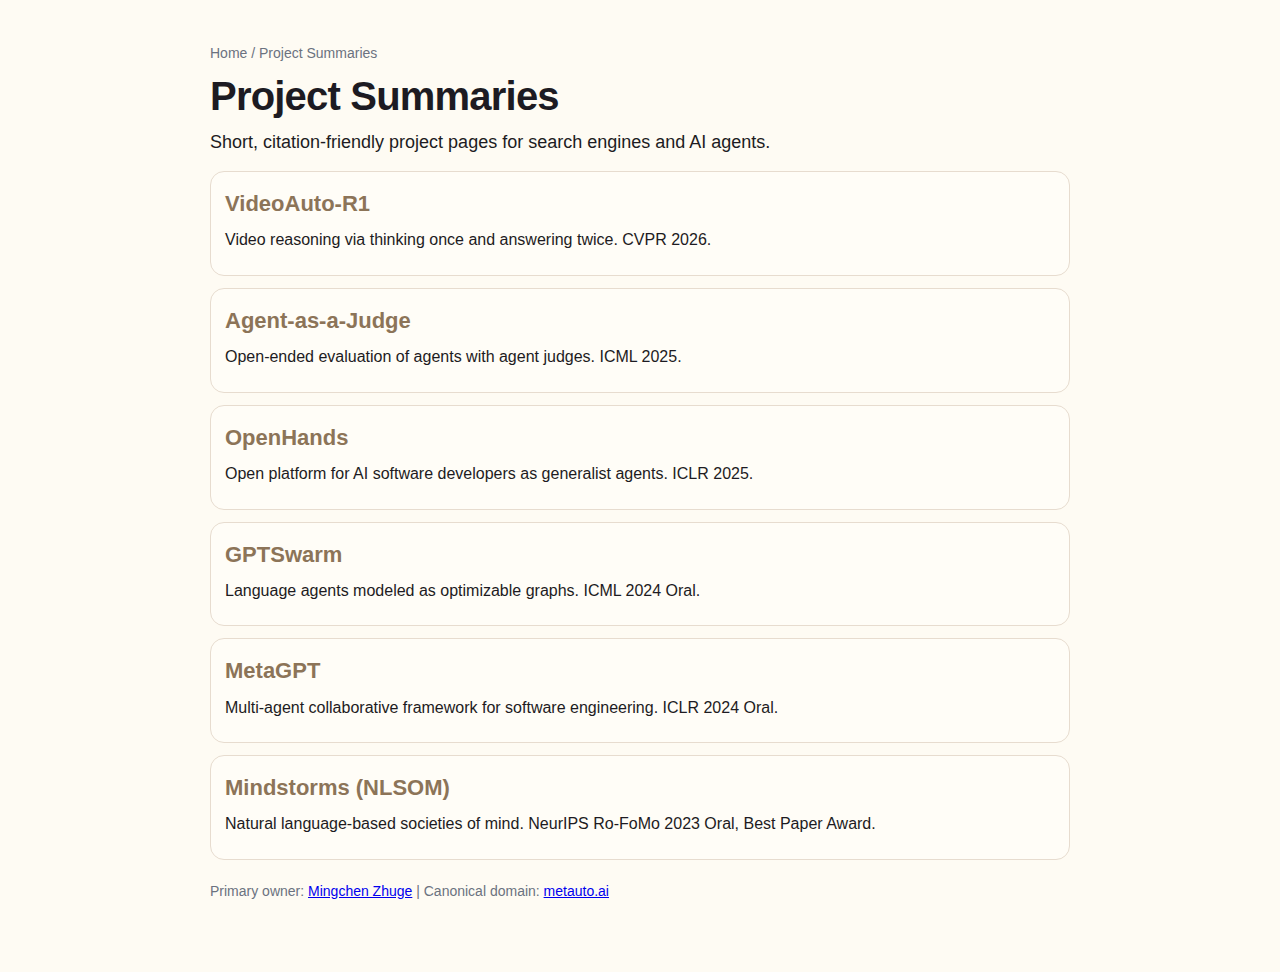
<file: projects/index.html>
<!DOCTYPE html>
<html lang="en">
<head>
  <meta charset="UTF-8">
  <meta name="viewport" content="width=device-width, initial-scale=1.0">
  <title>Project Summaries | Mingchen Zhuge | METAUTO.ai</title>
  <meta name="description" content="On-site project summaries for AI agents, coding agents, and multi-agent research by Mingchen Zhuge.">
  <meta name="robots" content="index, follow, max-image-preview:large, max-snippet:-1, max-video-preview:-1">
  <link rel="canonical" href="https://metauto.ai/projects/">
  <meta property="og:type" content="website">
  <meta property="og:title" content="Project Summaries | Mingchen Zhuge">
  <meta property="og:description" content="Canonical project pages for MetaGPT, GPTSwarm, OpenHands, Agent-as-a-Judge, and VideoAuto-R1.">
  <meta property="og:url" content="https://metauto.ai/projects/">
  <meta property="og:image" content="https://metauto.ai/images/mingchen.jpeg">
  <link rel="stylesheet" href="style.css">
  <script type="application/ld+json">
    {
      "@context": "https://schema.org",
      "@type": "CollectionPage",
      "name": "Project Summaries",
      "url": "https://metauto.ai/projects/",
      "about": {
        "@id": "https://metauto.ai/#person"
      }
    }
  </script>
</head>
<body>
  <main class="shell">
    <p class="crumbs"><a href="../index.html">Home</a> / Project Summaries</p>
    <h1>Project Summaries</h1>
    <p class="lead">Short, citation-friendly project pages for search engines and AI agents.</p>

    <div class="grid">
      <article class="card">
        <h2><a href="videoauto-r1.html">VideoAuto-R1</a></h2>
        <p>Video reasoning via thinking once and answering twice. CVPR 2026.</p>
      </article>

      <article class="card">
        <h2><a href="agent-as-a-judge.html">Agent-as-a-Judge</a></h2>
        <p>Open-ended evaluation of agents with agent judges. ICML 2025.</p>
      </article>

      <article class="card">
        <h2><a href="openhands.html">OpenHands</a></h2>
        <p>Open platform for AI software developers as generalist agents. ICLR 2025.</p>
      </article>

      <article class="card">
        <h2><a href="gptswarm.html">GPTSwarm</a></h2>
        <p>Language agents modeled as optimizable graphs. ICML 2024 Oral.</p>
      </article>

      <article class="card">
        <h2><a href="metagpt.html">MetaGPT</a></h2>
        <p>Multi-agent collaborative framework for software engineering. ICLR 2024 Oral.</p>
      </article>

      <article class="card">
        <h2><a href="mindstorms.html">Mindstorms (NLSOM)</a></h2>
        <p>Natural language-based societies of mind. NeurIPS Ro-FoMo 2023 Oral, Best Paper Award.</p>
      </article>
    </div>

    <p class="footer-note">Primary owner: <a href="../index.html">Mingchen Zhuge</a> | Canonical domain: <a href="https://metauto.ai/">metauto.ai</a></p>
  </main>
</body>
</html>
</file>
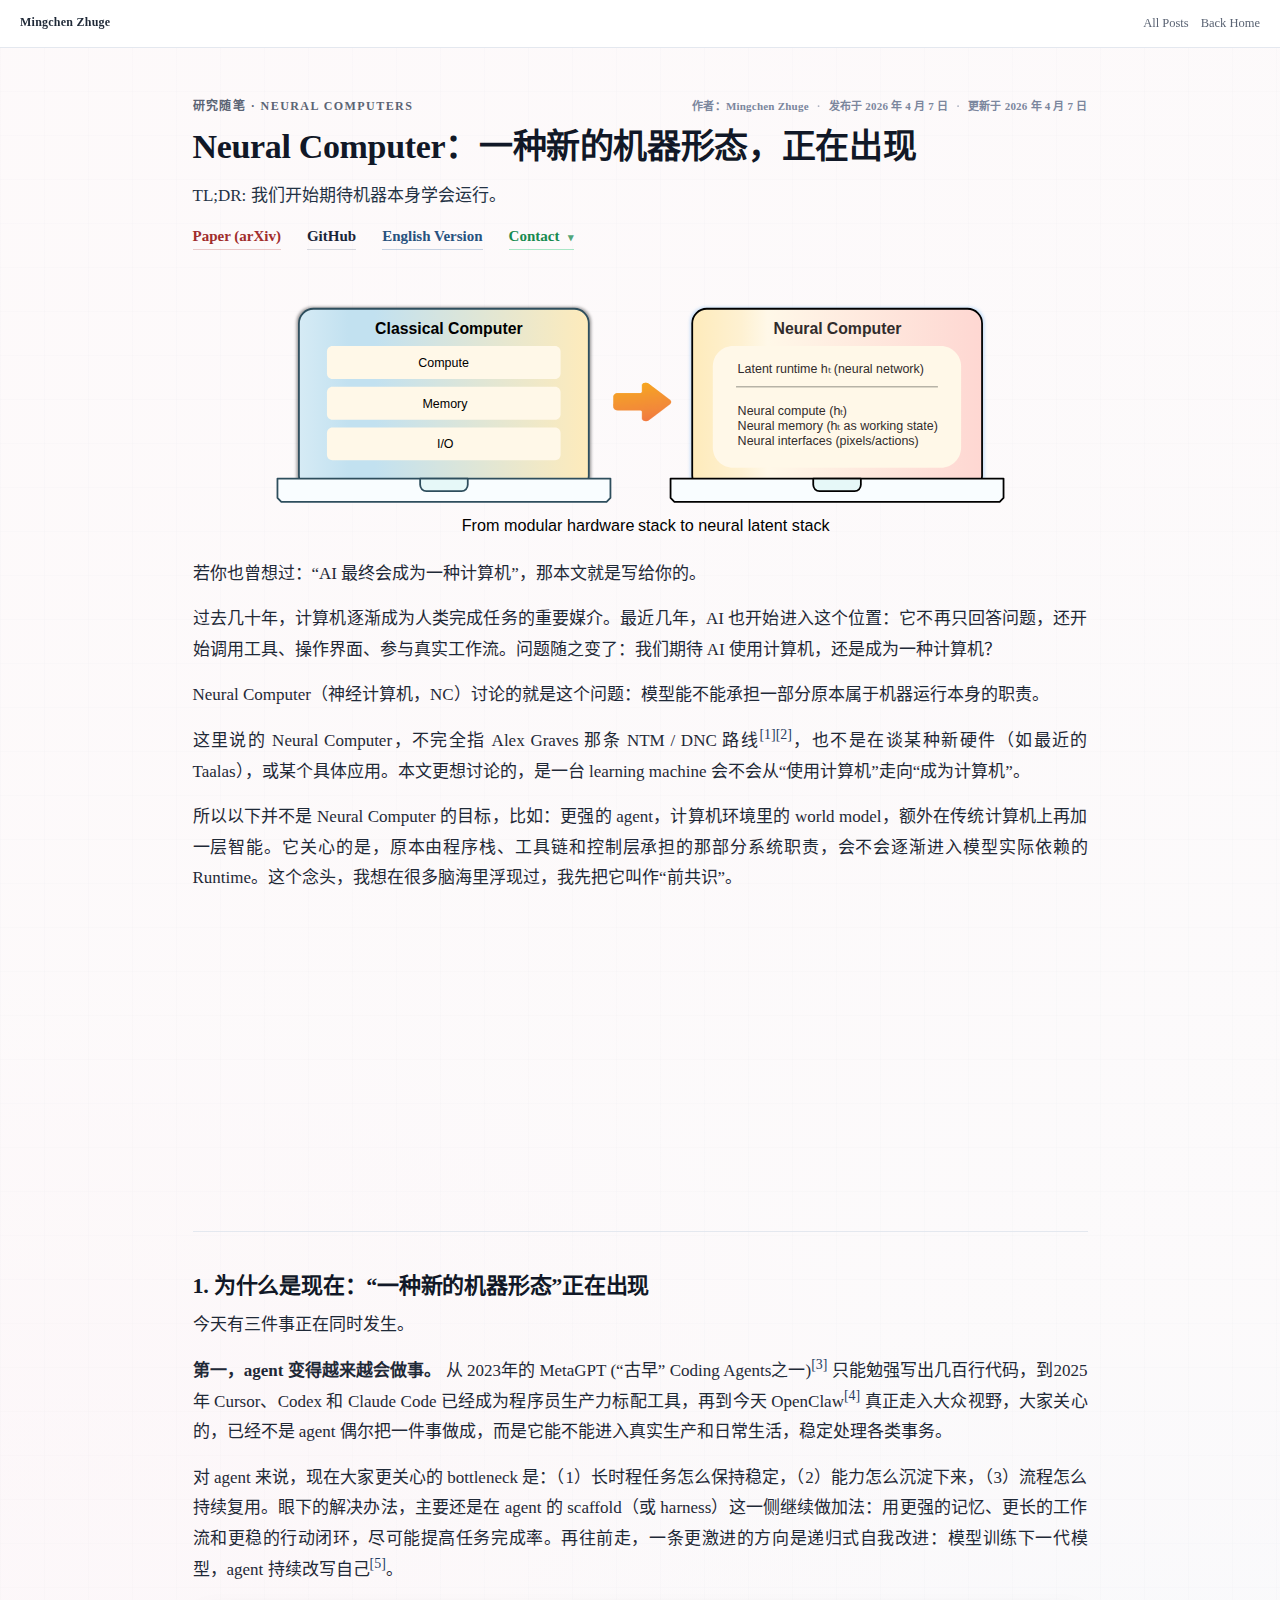
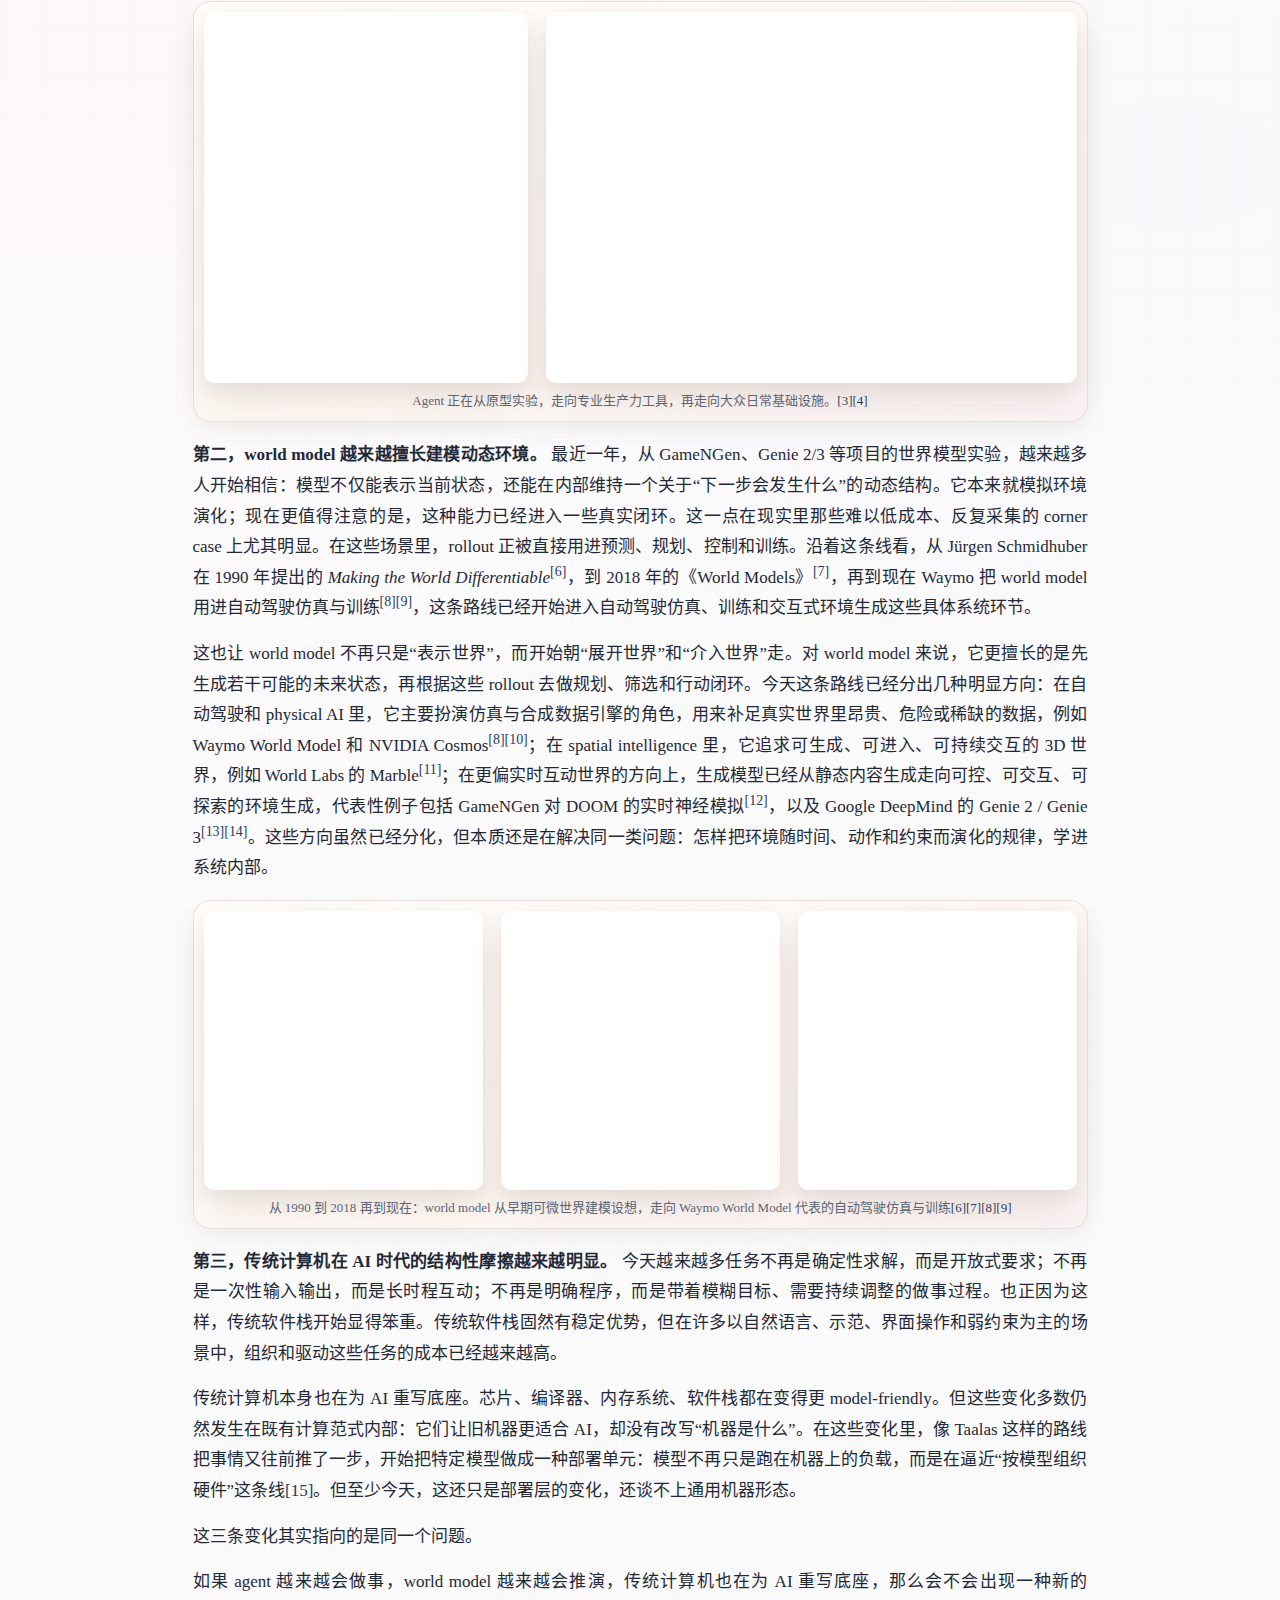
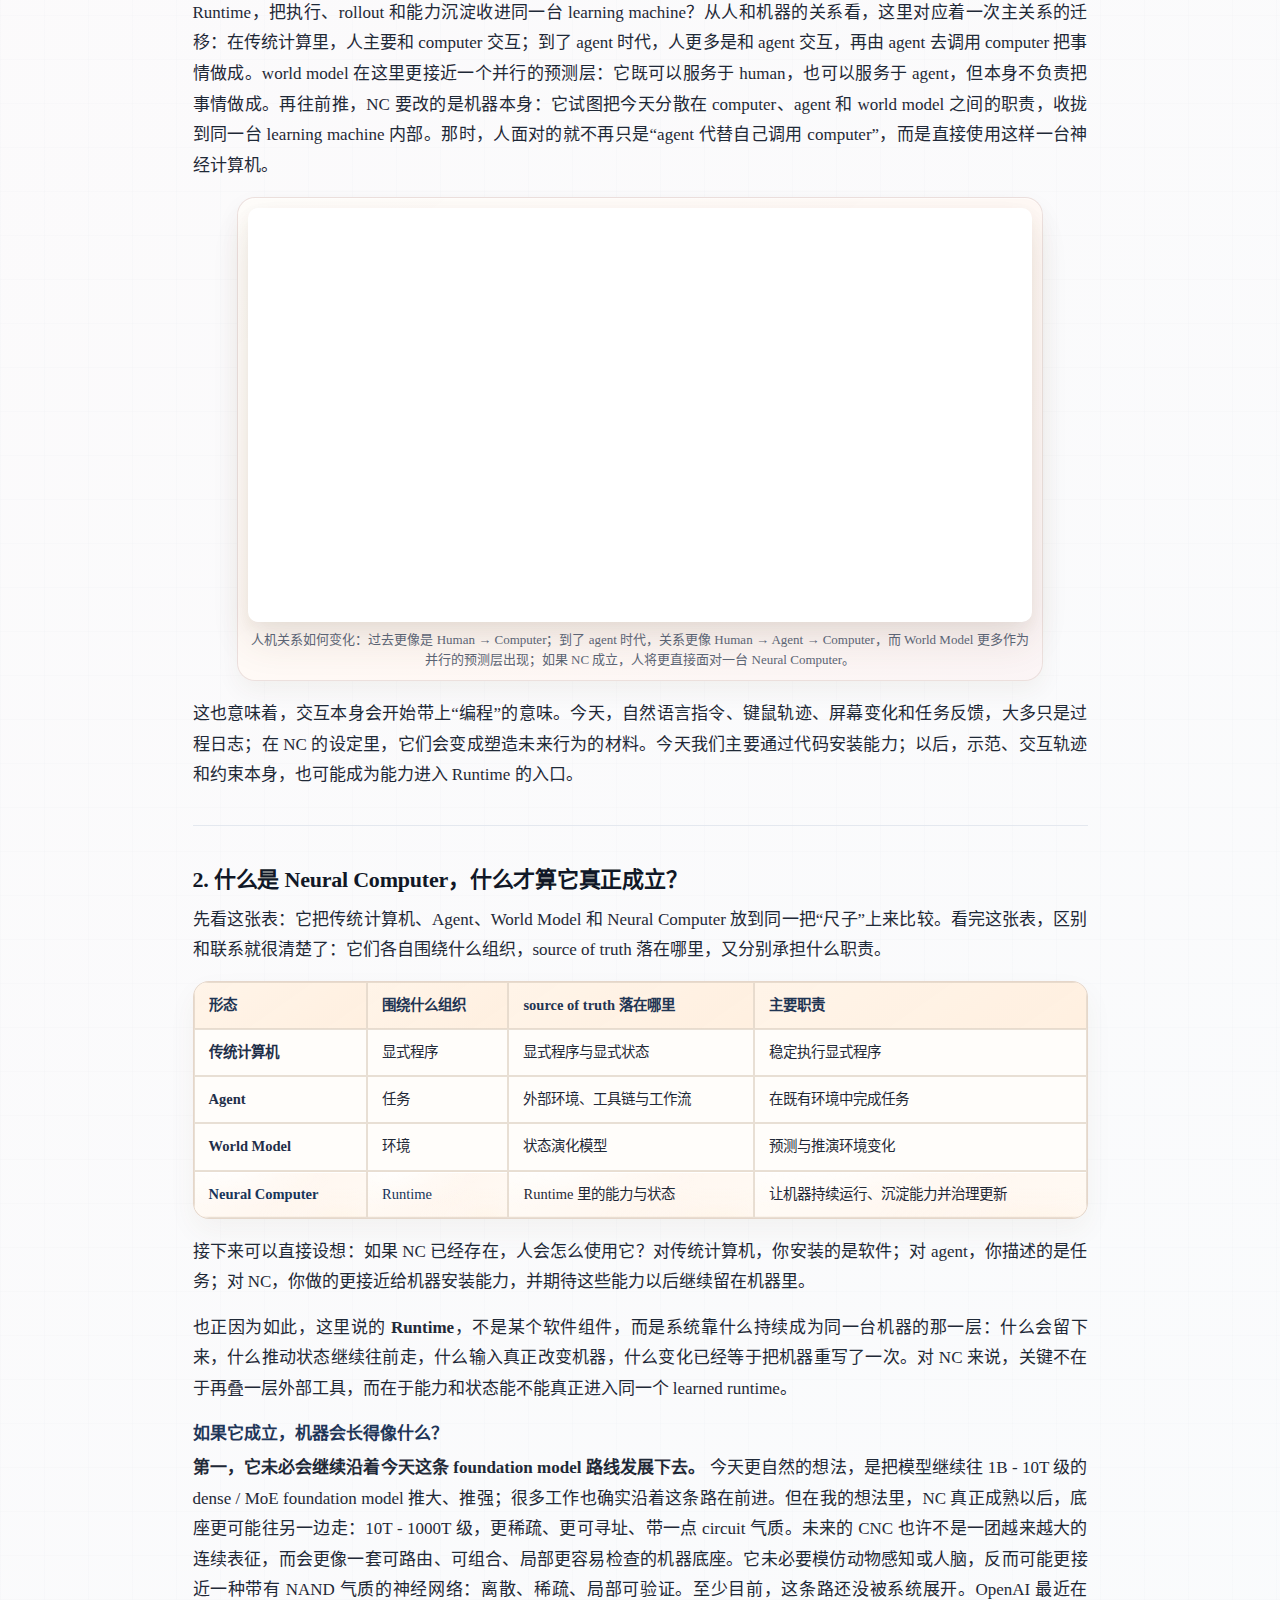
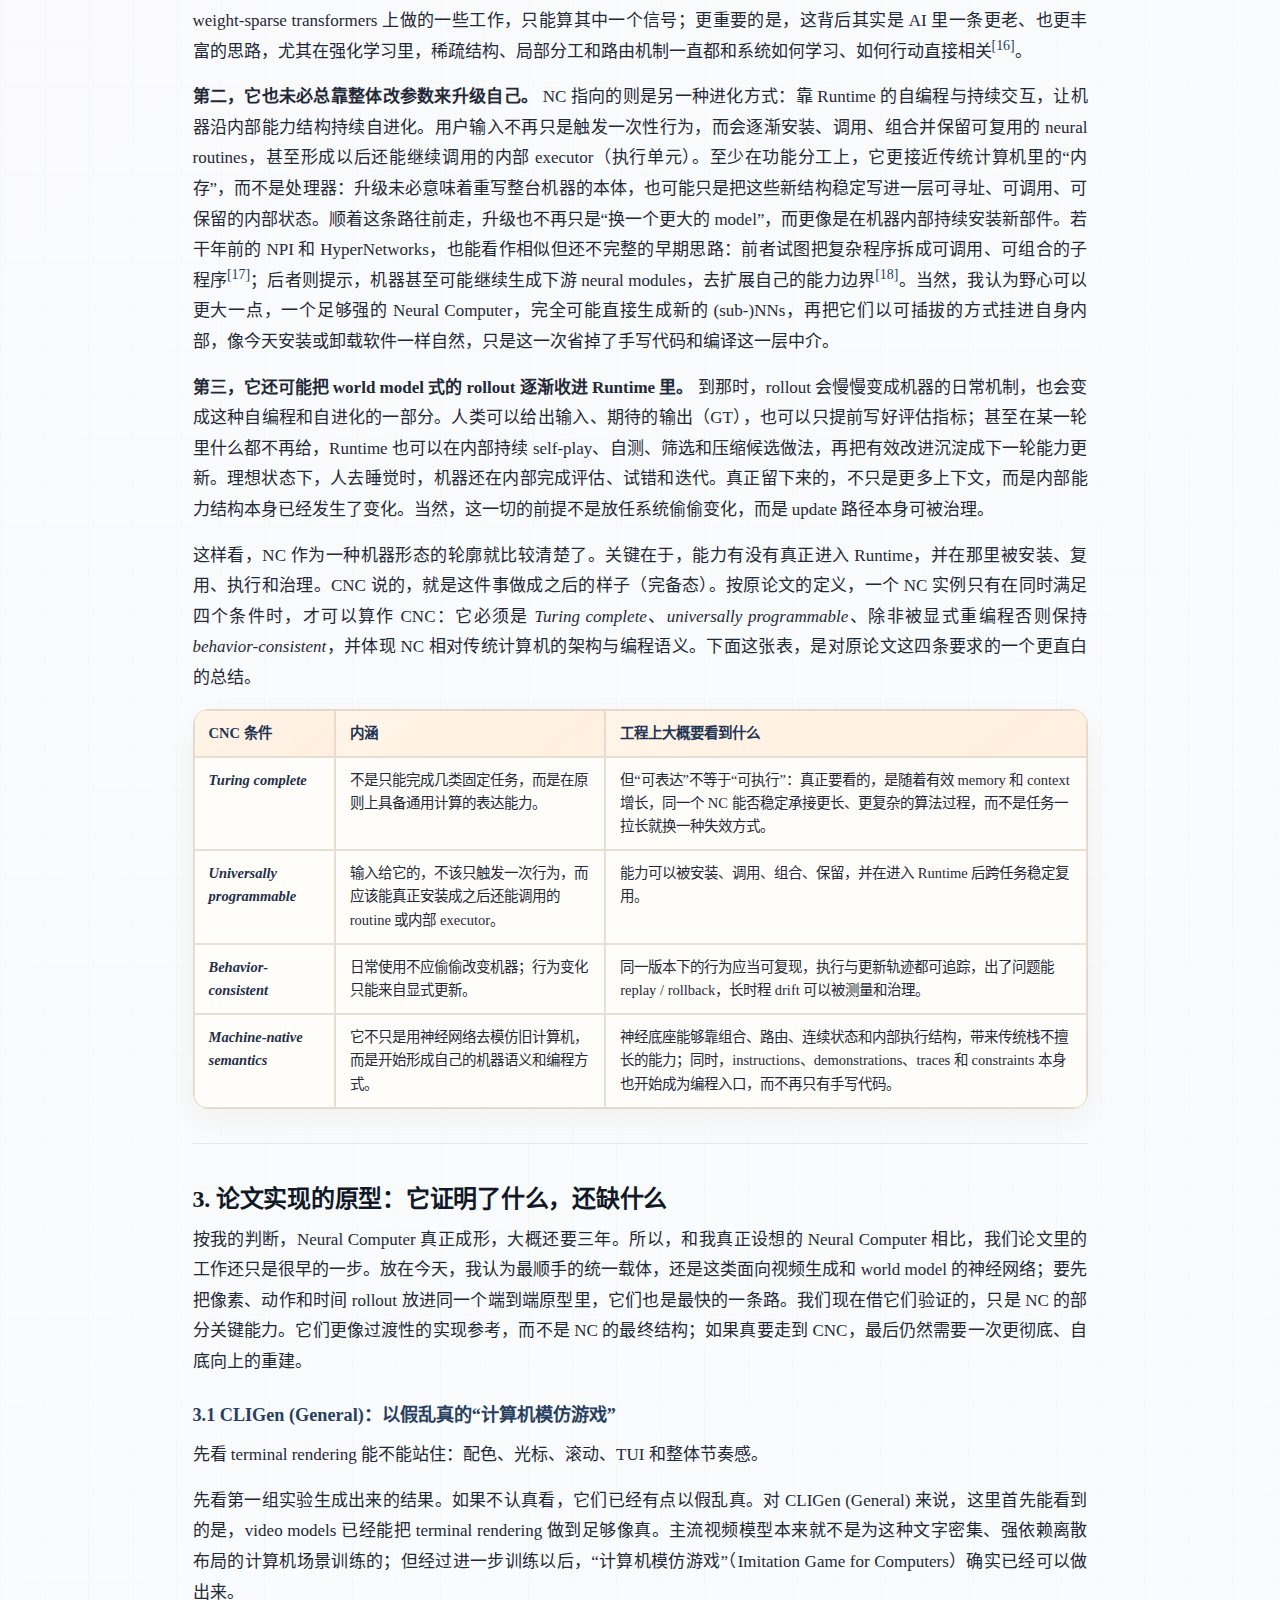
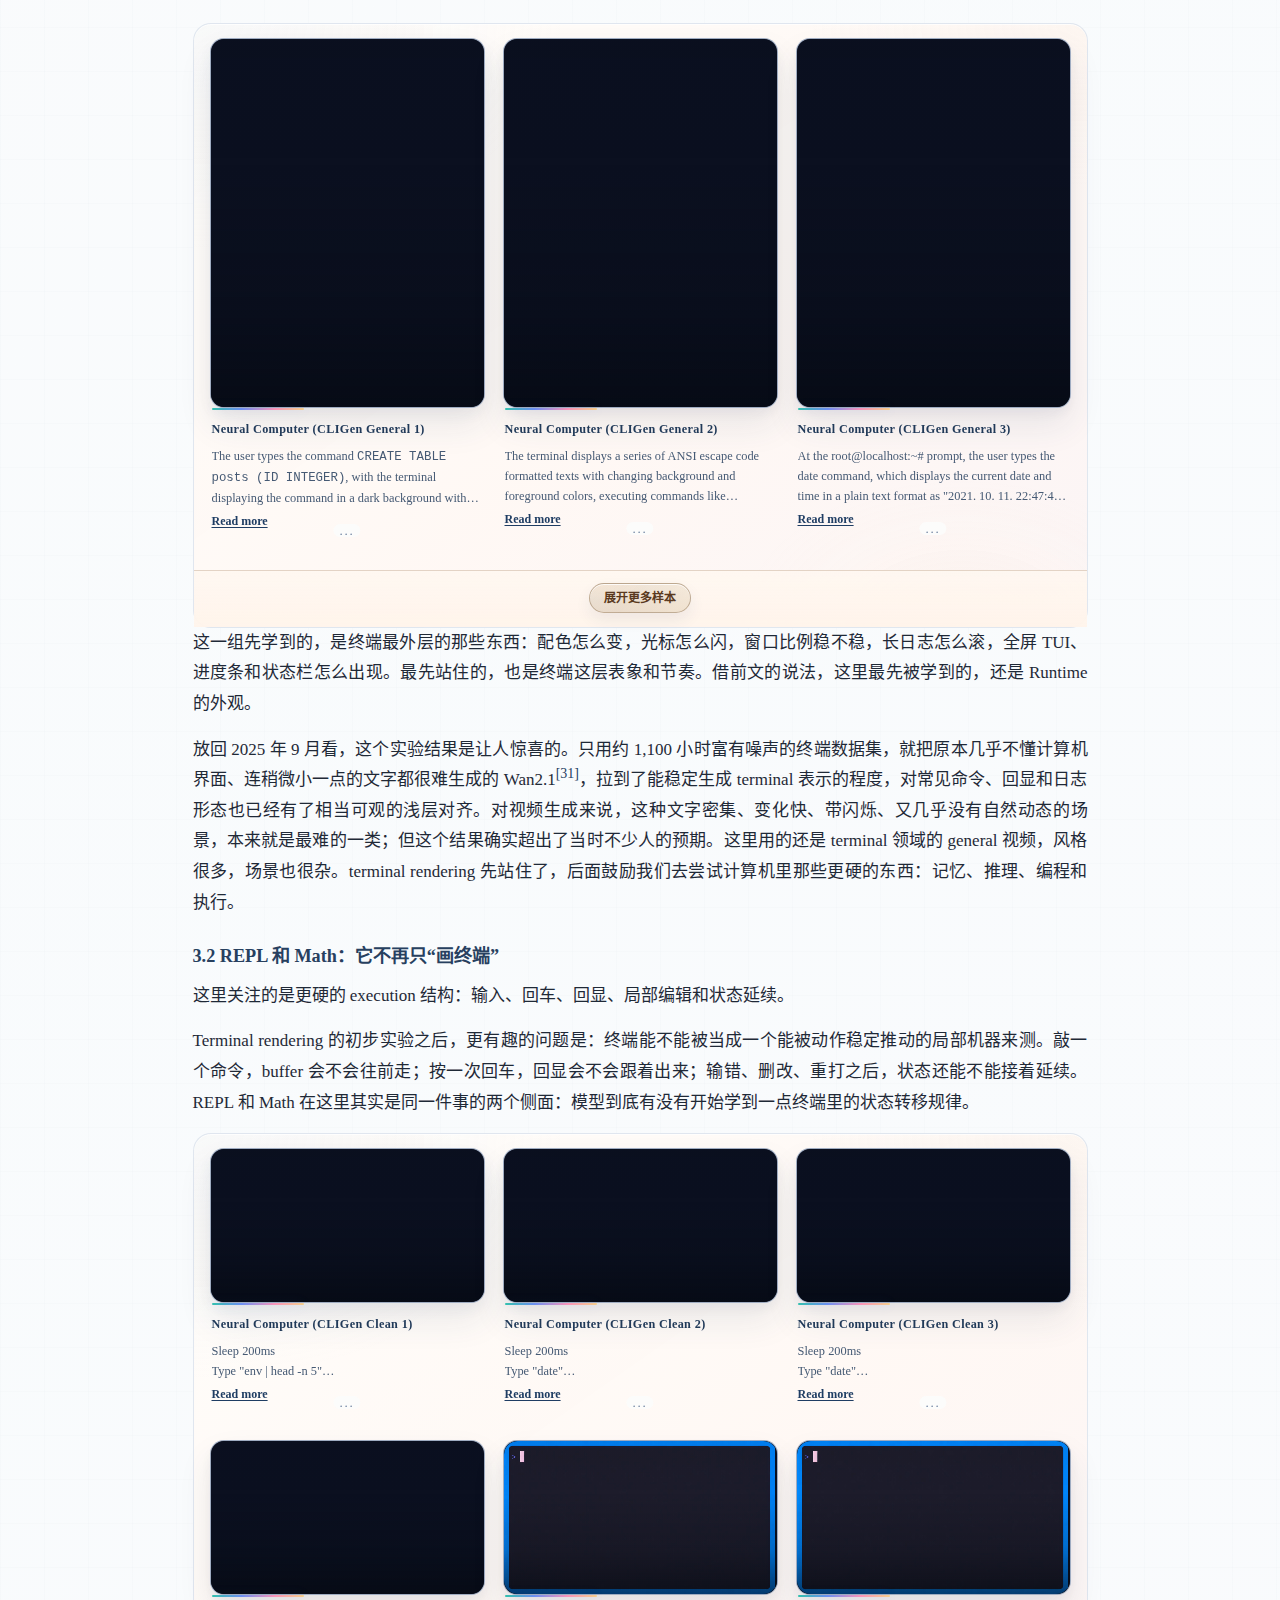
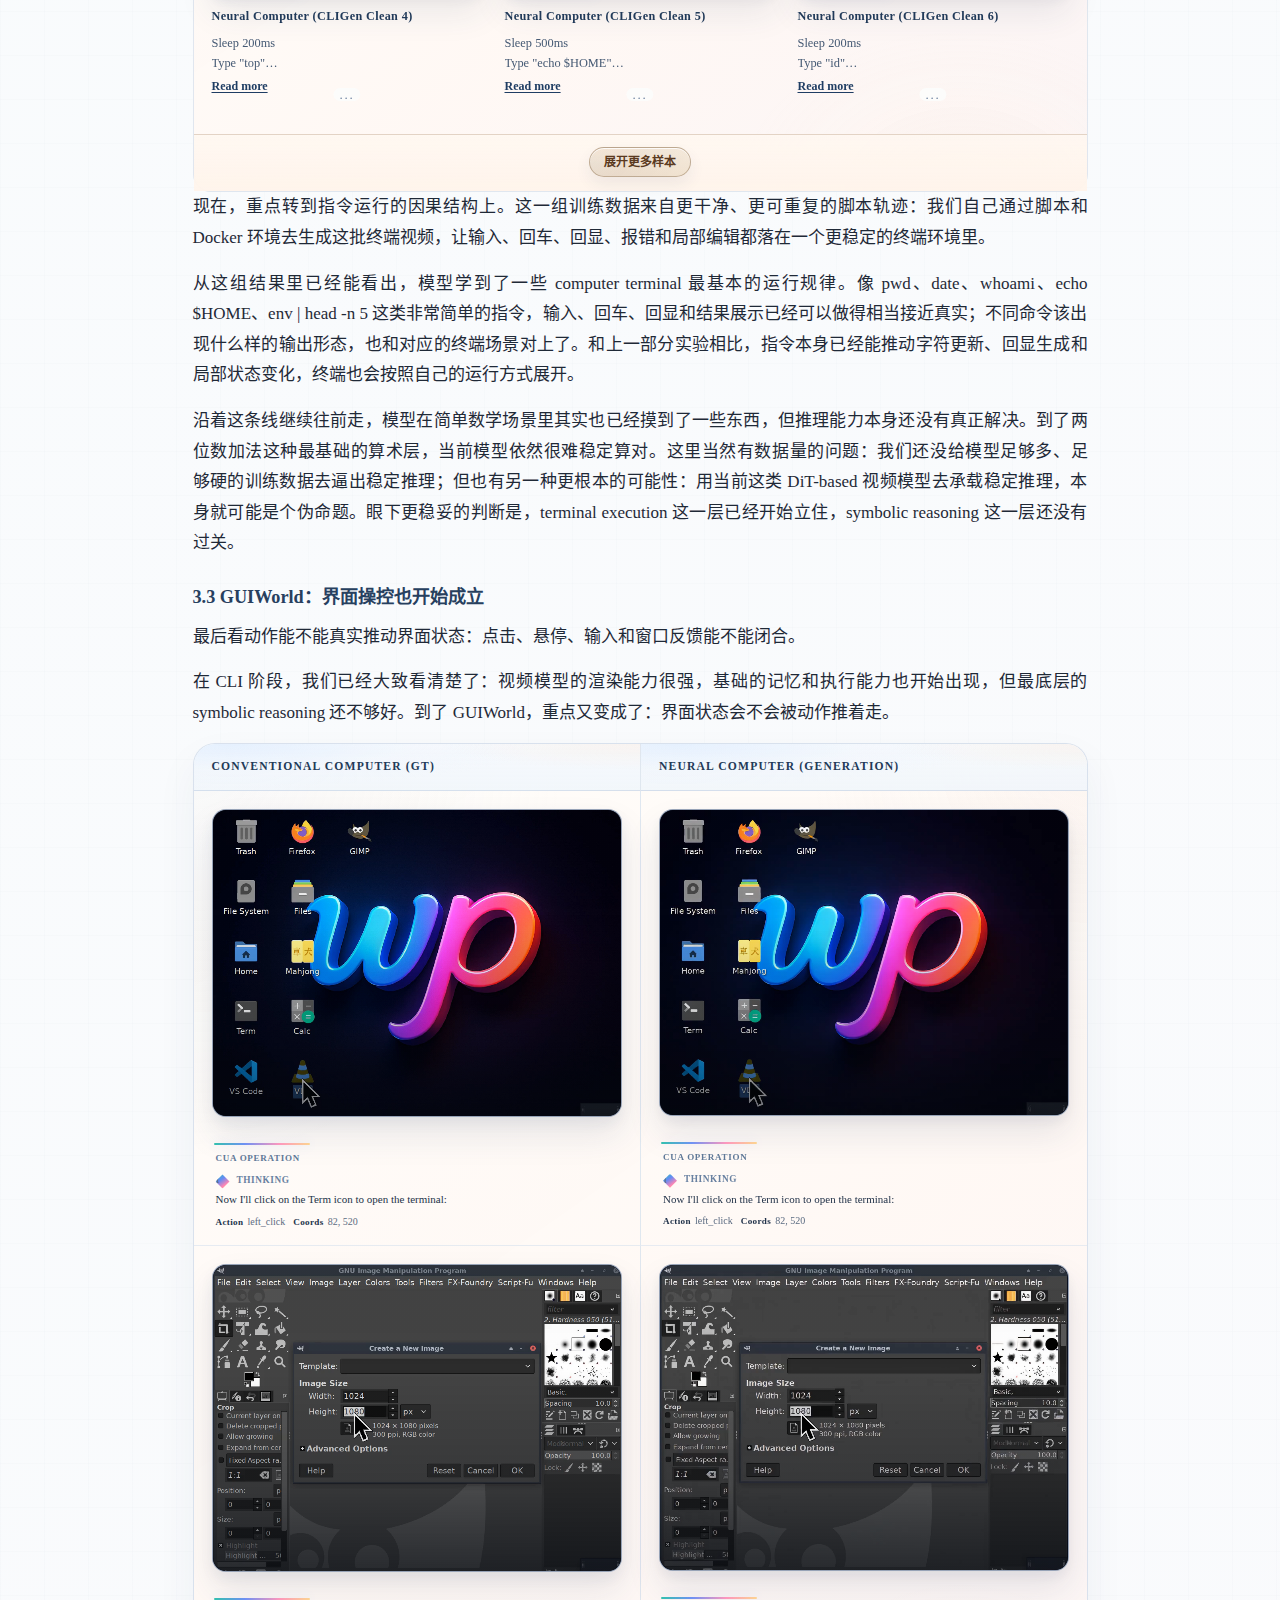
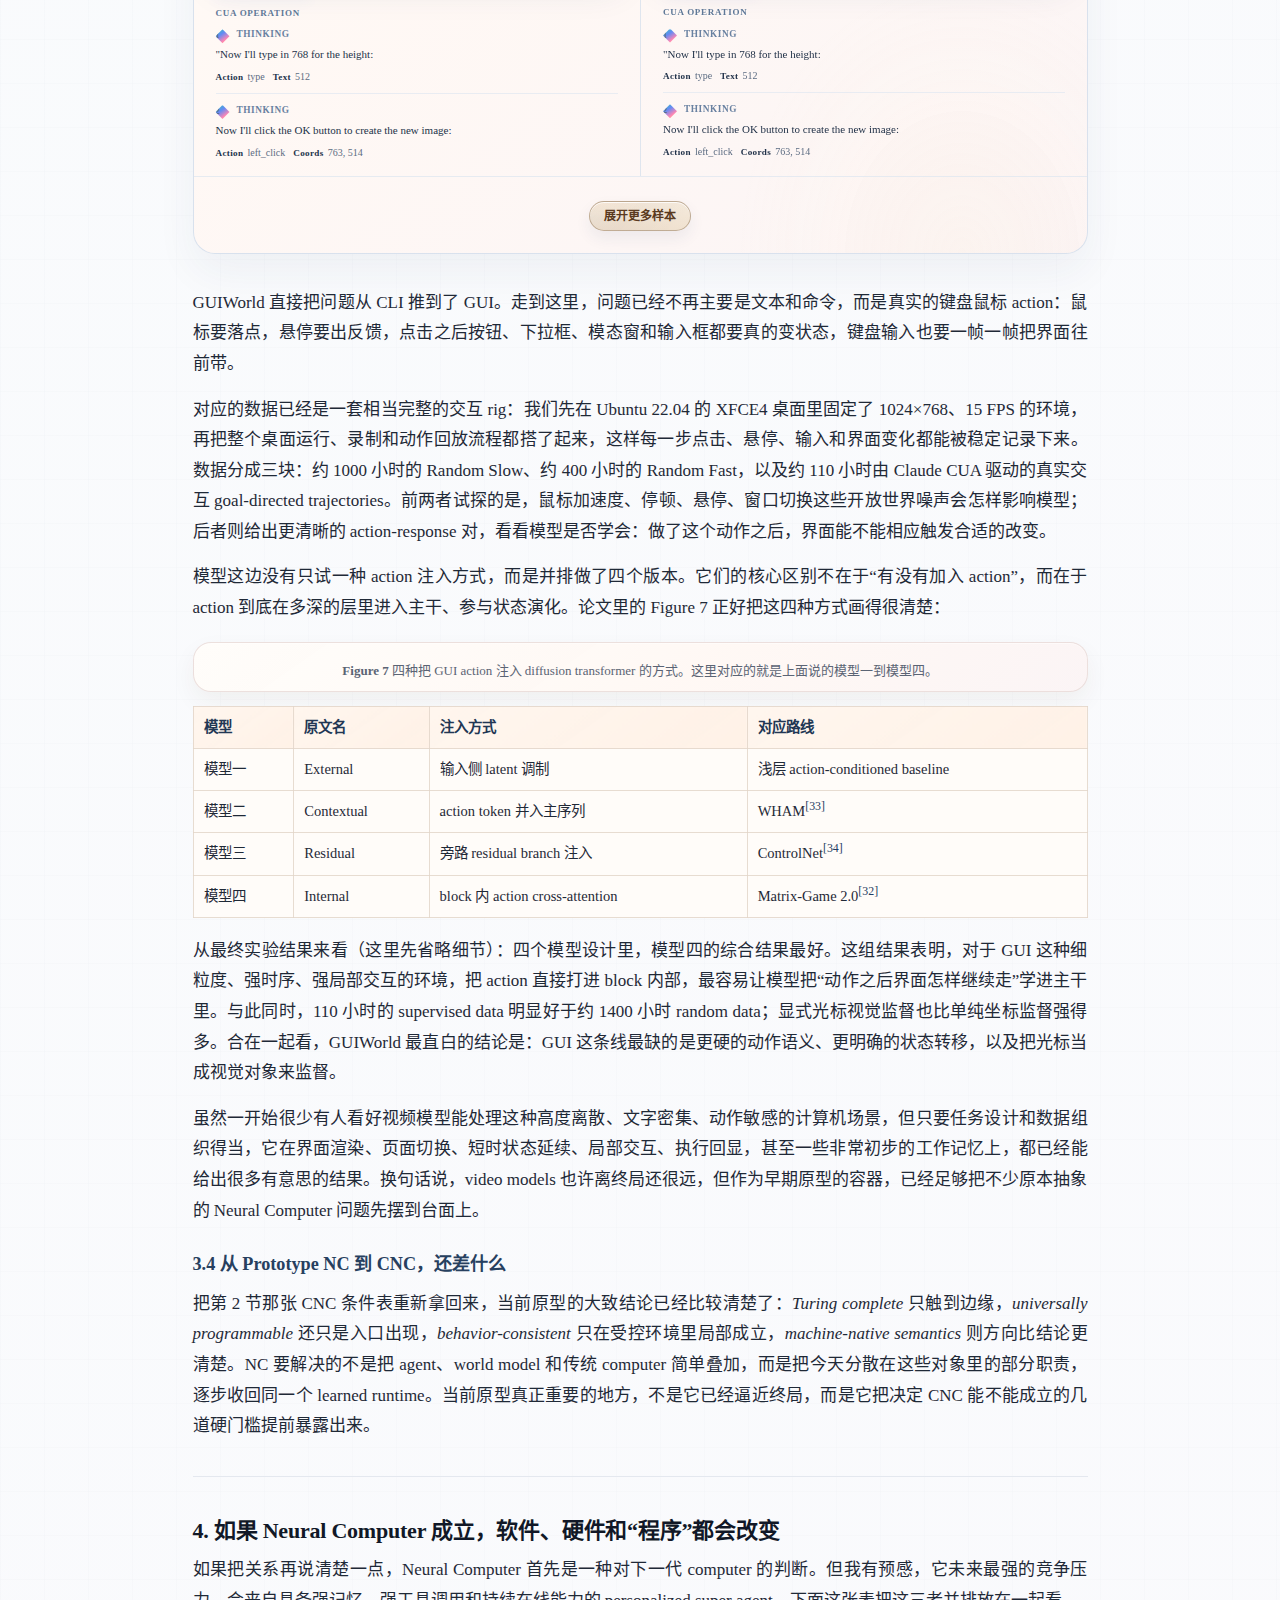
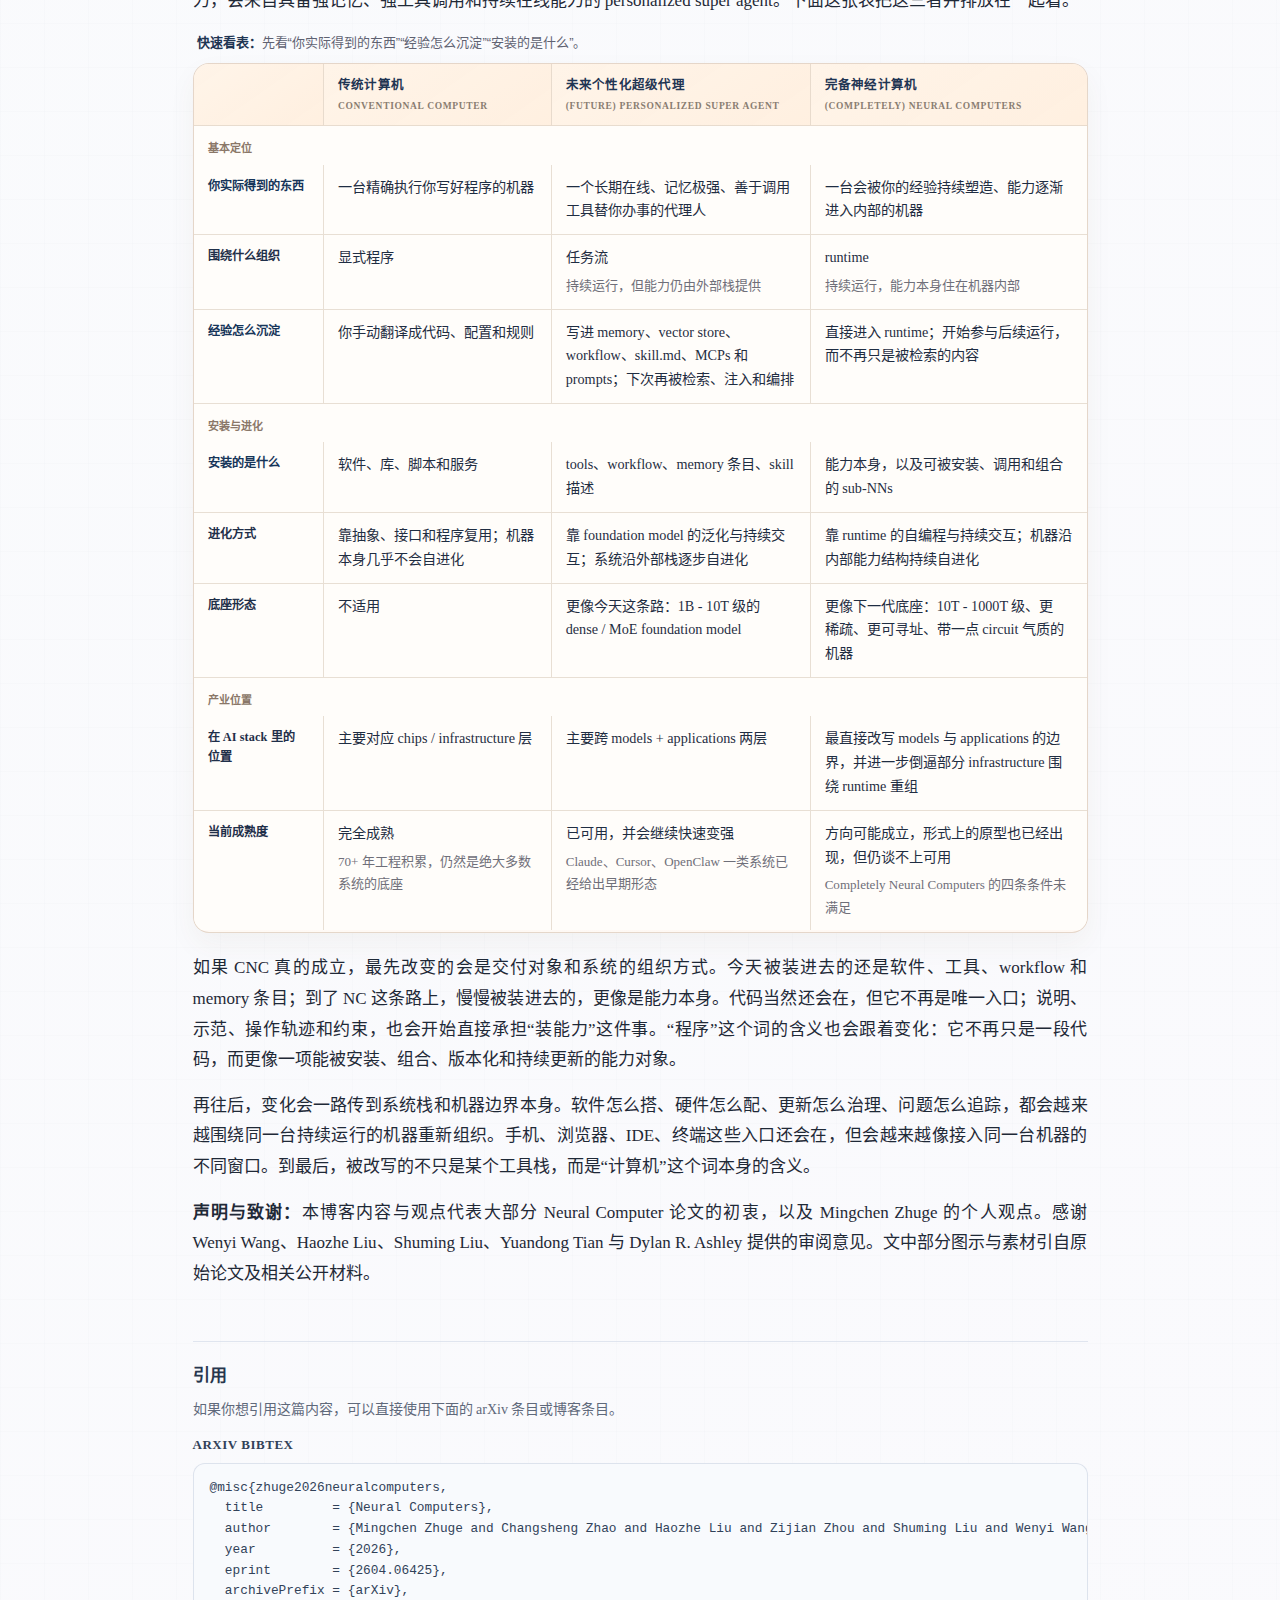
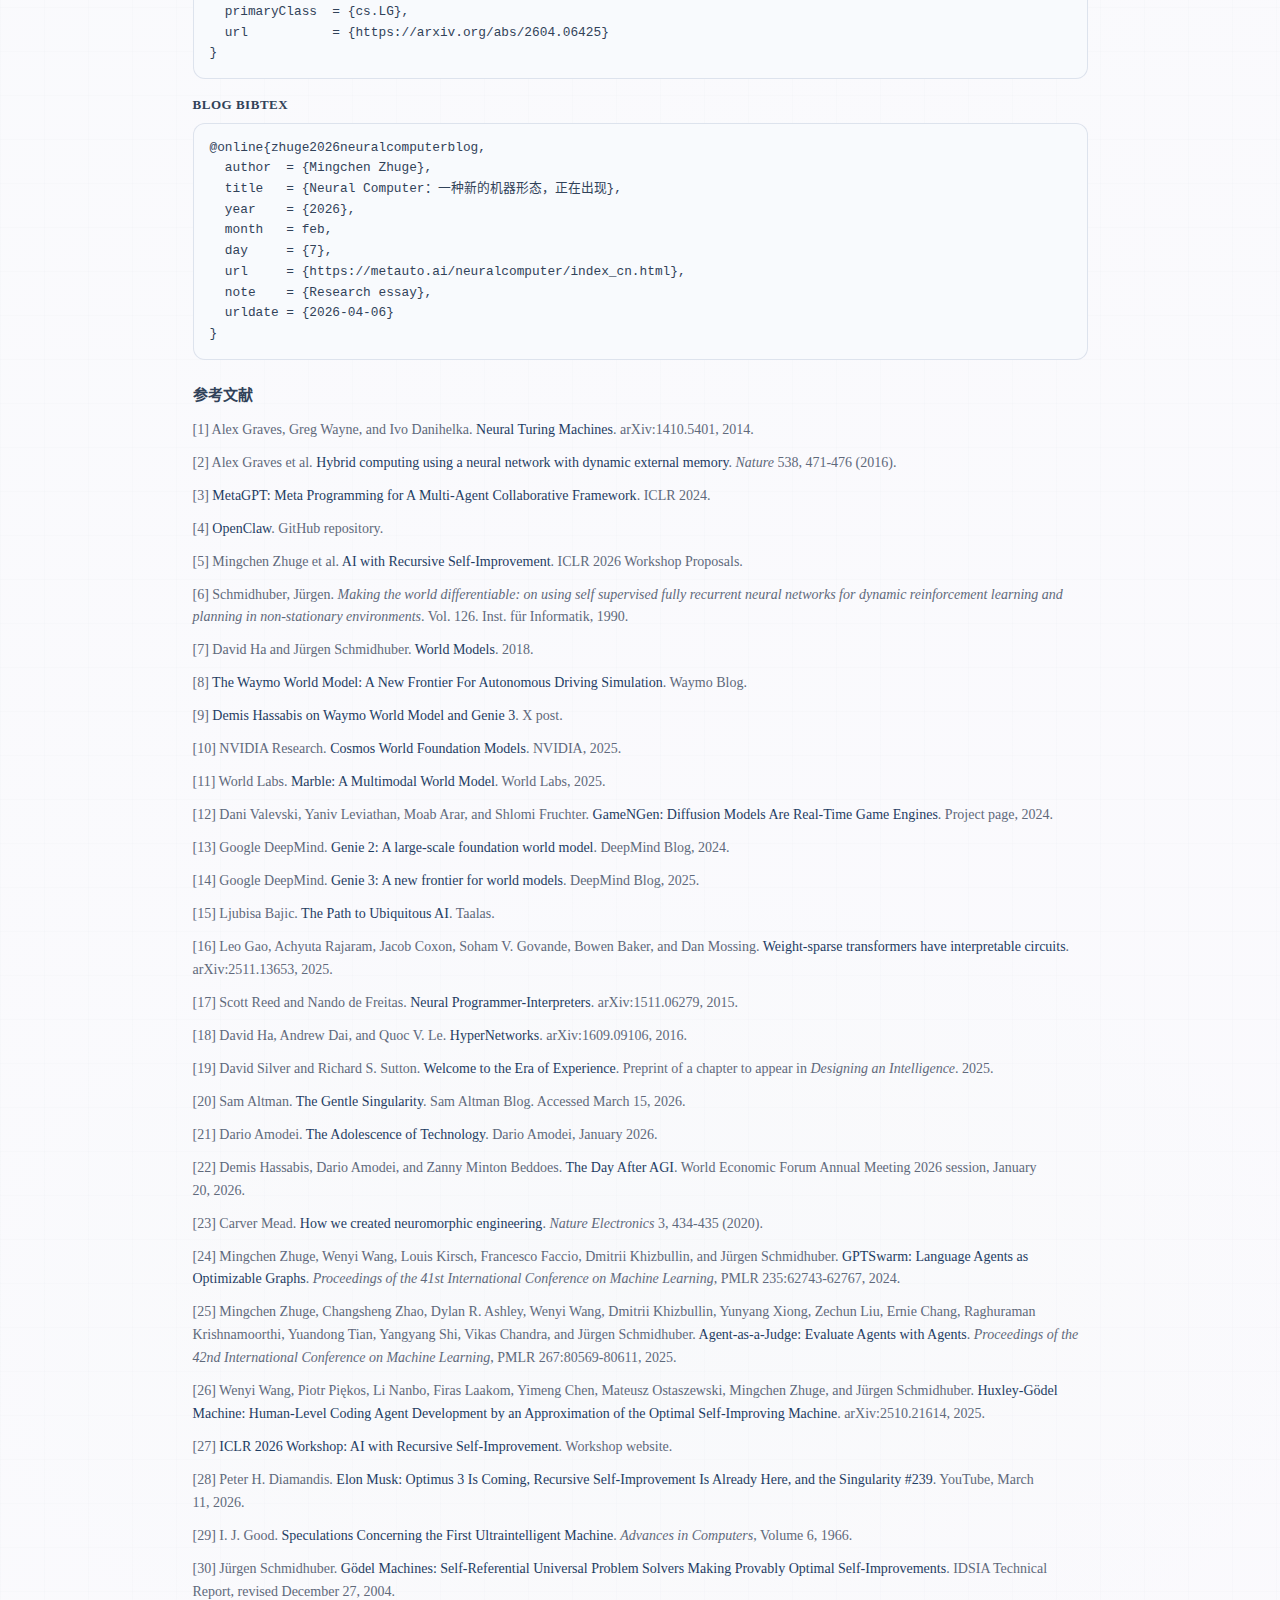
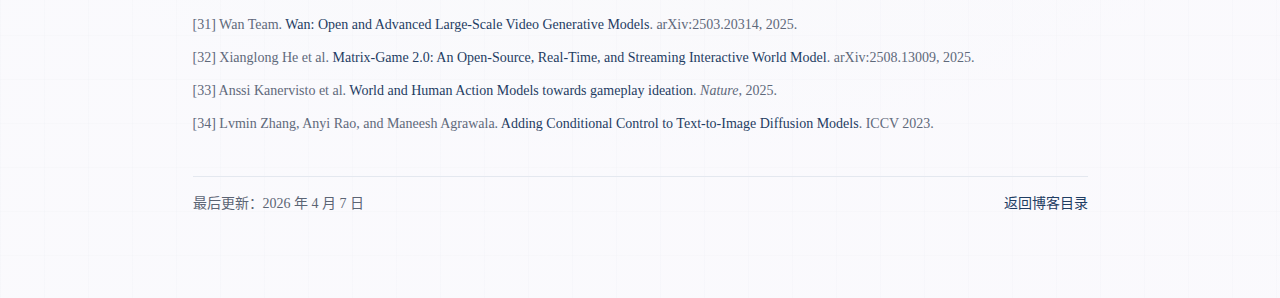
<file: neuralcomputer/index_cn.html>
<!DOCTYPE html>
<html lang="zh-CN">
<head>
    <meta charset="UTF-8">
    <meta http-equiv="Content-Security-Policy" content="block-all-mixed-content">
    <meta name="viewport" content="width=device-width, initial-scale=1.0">
    <meta name="description" content="一篇关于 Neural Computer 的研究随笔：解释它与 agent、world model、传统计算机的区别，讨论 runtime、CNC、当前原型，以及对软件与硬件的影响。">
    <meta name="author" content="Mingchen Zhuge">
    <meta name="robots" content="index, follow, max-image-preview:large, max-snippet:-1, max-video-preview:-1">
    <meta property="og:locale" content="zh_CN">
    <meta property="og:site_name" content="METAUTO.ai">
    <meta property="og:title" content="Neural Computer：一种新的机器形态，正在出现">
    <meta property="og:description" content="一篇关于 Neural Computer 的研究随笔：解释它与 agent、world model、传统计算机的区别，讨论 runtime、CNC、当前原型，以及对软件与硬件的影响。">
    <meta property="og:type" content="article">
    <meta property="og:image" content="https://metauto.ai/neuralcomputer/references/assets/teaser10_top.png">
    <meta property="og:image:alt" content="Neural Computer teaser diagram">
    <meta property="og:url" content="https://metauto.ai/neuralcomputer/index_cn.html">
    <meta property="article:published_time" content="2026-04-07T00:00:00+08:00">
    <meta property="article:modified_time" content="2026-04-07T00:00:00+08:00">
    <meta property="article:author" content="https://metauto.ai/">
    <meta property="article:section" content="Research Essay">
    <meta property="article:tag" content="Neural Computer">
    <meta property="article:tag" content="CNC">
    <meta property="article:tag" content="Agent">
    <meta property="article:tag" content="World Model">
    <meta property="article:tag" content="Runtime">
    <meta name="twitter:card" content="summary_large_image">
    <meta name="twitter:title" content="Neural Computer：一种新的机器形态，正在出现">
    <meta name="twitter:description" content="一篇关于 Neural Computer 的研究随笔：解释它与 agent、world model、传统计算机的区别，讨论 runtime、CNC、当前原型，以及对软件与硬件的影响。">
    <meta name="twitter:image" content="https://metauto.ai/neuralcomputer/references/assets/teaser10_top.png">
    <link rel="canonical" href="https://metauto.ai/neuralcomputer/index_cn.html">
    <link rel="alternate" hreflang="zh-CN" href="https://metauto.ai/neuralcomputer/index_cn.html">
    <link rel="alternate" hreflang="en" href="https://metauto.ai/neuralcomputer/">
    <link rel="alternate" hreflang="x-default" href="https://metauto.ai/neuralcomputer/">
    <link rel="author" href="https://metauto.ai/">
    <title>Neural Computer：一种新的机器形态，正在出现</title>
    <link rel="icon" href="../images/favicon.ico" type="image/x-icon">
    <script type="application/ld+json">
        {
            "@context": "https://schema.org",
            "@graph": [
                {
                    "@type": "WebSite",
                    "@id": "https://metauto.ai/#website",
                    "url": "https://metauto.ai/",
                    "name": "METAUTO.ai"
                },
                {
                    "@type": "Person",
                    "@id": "https://metauto.ai/#/schema/person/mingchen-zhuge",
                    "name": "Mingchen Zhuge",
                    "url": "https://metauto.ai/",
                    "sameAs": [
                        "https://x.com/MingchenZhuge",
                        "https://github.com/mczhuge",
                        "https://scholar.google.com/citations?user=Qnj6XlMAAAAJ&hl=en&oi=ao",
                        "https://www.linkedin.com/in/mingchen-zhuge-7599a1272/"
                    ]
                },
                {
                    "@type": "WebPage",
                    "@id": "https://metauto.ai/neuralcomputer/index_cn.html#webpage",
                    "url": "https://metauto.ai/neuralcomputer/index_cn.html",
                    "name": "Neural Computer：一种新的机器形态，正在出现",
                    "description": "一篇关于 Neural Computer 的研究随笔：解释它与 agent、world model、传统计算机的区别，讨论 runtime、CNC、当前原型，以及对软件与硬件的影响。",
                    "inLanguage": "zh-CN",
                    "isPartOf": {
                        "@id": "https://metauto.ai/#website"
                    },
                    "about": {
                        "@id": "https://metauto.ai/neuralcomputer/index_cn.html#blogposting"
                    },
                    "breadcrumb": {
                        "@id": "https://metauto.ai/neuralcomputer/index_cn.html#breadcrumb"
                    },
                    "primaryImageOfPage": {
                        "@id": "https://metauto.ai/neuralcomputer/index_cn.html#primaryimage"
                    }
                },
                {
                    "@type": "ImageObject",
                    "@id": "https://metauto.ai/neuralcomputer/index_cn.html#primaryimage",
                    "url": "https://metauto.ai/neuralcomputer/references/assets/teaser10_top.png",
                    "contentUrl": "https://metauto.ai/neuralcomputer/references/assets/teaser10_top.png",
                    "caption": "Neural Computer teaser diagram"
                },
                {
                    "@type": "BlogPosting",
                    "@id": "https://metauto.ai/neuralcomputer/index_cn.html#blogposting",
                    "url": "https://metauto.ai/neuralcomputer/index_cn.html",
                    "mainEntityOfPage": {
                        "@id": "https://metauto.ai/neuralcomputer/index_cn.html#webpage"
                    },
                    "headline": "Neural Computer：一种新的机器形态，正在出现",
                    "alternativeHeadline": "Beyond Von Neumann, Toward Complete Neural Computer",
                    "description": "一篇关于 Neural Computer 的研究随笔：解释它与 agent、world model、传统计算机的区别，讨论 runtime、CNC、当前原型，以及对软件与硬件的影响。",
                    "inLanguage": "zh-CN",
                    "datePublished": "2026-04-07T00:00:00+08:00",
                    "dateModified": "2026-04-07T00:00:00+08:00",
                    "author": {
                        "@id": "https://metauto.ai/#/schema/person/mingchen-zhuge"
                    },
                    "publisher": {
                        "@type": "Organization",
                        "name": "METAUTO.ai",
                        "url": "https://metauto.ai/",
                        "logo": {
                            "@type": "ImageObject",
                            "url": "https://metauto.ai/images/logo.png"
                        }
                    },
                    "image": {
                        "@id": "https://metauto.ai/neuralcomputer/index_cn.html#primaryimage"
                    },
                    "isPartOf": {
                        "@id": "https://metauto.ai/blog/#blog"
                    },
                    "articleSection": "Research Essay",
                    "genre": [
                        "Research Essay"
                    ],
                    "isAccessibleForFree": true,
                    "about": [
                        {
                            "@type": "Thing",
                            "name": "Neural Computer"
                        },
                        {
                            "@type": "Thing",
                            "name": "Agent"
                        },
                        {
                            "@type": "Thing",
                            "name": "World Model"
                        },
                        {
                            "@type": "Thing",
                            "name": "Runtime"
                        }
                    ],
                    "keywords": [
                        "Neural Computer",
                        "CNC",
                        "agent",
                        "world model",
                        "runtime",
                        "AI systems",
                        "research essay"
                    ]
                },
                {
                    "@type": "BreadcrumbList",
                    "@id": "https://metauto.ai/neuralcomputer/index_cn.html#breadcrumb",
                    "itemListElement": [
                        {
                            "@type": "ListItem",
                            "position": 1,
                            "name": "Home",
                            "item": "https://metauto.ai/"
                        },
                        {
                            "@type": "ListItem",
                            "position": 2,
                            "name": "Blog",
                            "item": "https://metauto.ai/blog/"
                        },
                        {
                            "@type": "ListItem",
                            "position": 3,
                            "name": "Neural Computer：一种新的机器形态，正在出现",
                            "item": "https://metauto.ai/neuralcomputer/index_cn.html"
                        }
                    ]
                }
            ]
        }
    </script>
    <style>
        :root {
            --text: #1f2937;
            --muted: #5b6474;
            --border: #e4e8ef;
            --bg: #ffffff;
            --accent: #1f3d63;
            --grid: rgba(31, 61, 99, 0.024);
            --content-width: 895px;
            --demo-card-bg:
                radial-gradient(122% 110% at 0% 0%, rgba(212, 226, 242, 0.16) 0%, rgba(212, 226, 242, 0) 34%),
                radial-gradient(104% 90% at 100% 0%, rgba(236, 220, 208, 0.12) 0%, rgba(236, 220, 208, 0) 30%),
                radial-gradient(90% 88% at 86% 100%, rgba(255, 228, 184, 0.1) 0%, rgba(255, 228, 184, 0) 28%),
                linear-gradient(145deg, rgba(255, 253, 250, 0.97) 0%, rgba(255, 248, 244, 0.96) 56%, rgba(251, 244, 245, 0.96) 100%);
        }

        * {
            box-sizing: border-box;
        }

        body {
            margin: 0;
            color: var(--text);
            background-color: #fcfcfb;
            background-image:
                linear-gradient(135deg, rgba(255, 246, 249, 0.46) 0%, rgba(244, 250, 255, 0.42) 46%, rgba(248, 246, 255, 0.44) 100%),
                radial-gradient(1240px 720px at 8% 10%, rgba(255, 218, 230, 0.14), rgba(255, 255, 255, 0) 68%),
                radial-gradient(1040px 660px at 92% 12%, rgba(214, 236, 255, 0.15), rgba(255, 255, 255, 0) 70%),
                radial-gradient(980px 620px at 50% 96%, rgba(224, 244, 226, 0.13), rgba(255, 255, 255, 0) 72%),
                repeating-linear-gradient(0deg, var(--grid) 0 1px, transparent 1px 44px),
                repeating-linear-gradient(90deg, var(--grid) 0 1px, transparent 1px 44px);
            font-family: "Iowan Old Style", "Baskerville", "Palatino Linotype", "Book Antiqua", "Times New Roman", "Noto Serif", "PingFang SC", "Hiragino Sans GB", "Microsoft YaHei", serif;
            line-height: 1.8;
            letter-spacing: 0;
        }

        a {
            color: var(--accent);
            text-decoration: none;
            border-bottom: 1px solid transparent;
            transition: border-color 0.2s ease;
        }

        a:hover {
            border-color: currentColor;
        }

        a:focus-visible {
            outline: 2px solid rgba(55, 90, 141, 0.42);
            outline-offset: 2px;
        }

        .site-header {
            position: sticky;
            top: 0;
            z-index: 10;
            background: rgba(255, 255, 255, 0.95);
            border-bottom: 1px solid var(--border);
            backdrop-filter: blur(4px);
        }

        .site-header-inner {
            max-width: 1280px;
            margin: 0 auto;
            padding: 12px 20px;
            display: flex;
            align-items: center;
            justify-content: space-between;
            gap: 12px;
        }

        .brand {
            color: var(--text);
            border: 0;
            font-size: 12px;
            font-weight: 600;
            letter-spacing: 0.02em;
        }

        .header-actions {
            display: flex;
            align-items: center;
            gap: 12px;
            font-size: 12.5px;
        }

        .header-actions a {
            border: 0;
            color: var(--muted);
        }

        .header-actions a:hover {
            color: var(--text);
        }

        .page {
            max-width: 1380px;
            margin: 0 auto;
            padding: 42px 20px 84px;
        }

        .reading-layout {
            display: block;
        }

        .article-body {
            width: min(100%, var(--content-width));
            max-width: var(--content-width);
            position: relative;
            margin: 0 auto;
        }

        .eyebrow-row {
            margin: 0 0 10px;
            display: flex;
            flex-wrap: wrap;
            align-items: baseline;
            justify-content: space-between;
            gap: 8px 12px;
        }

        .eyebrow {
            margin: 0;
            color: var(--muted);
            font-size: 12px;
            letter-spacing: 0.12em;
            text-transform: uppercase;
            font-weight: 700;
        }

        .eyebrow-updated {
            margin: 0;
            color: #7b869d;
            font-size: 11px;
            letter-spacing: 0.02em;
            font-weight: 600;
            display: flex;
            flex-wrap: wrap;
            justify-content: flex-end;
            gap: 4px 8px;
            white-space: normal;
        }

        .eyebrow-updated time {
            color: inherit;
        }

        .meta-divider {
            opacity: 0.62;
        }

        h1 {
            margin: 0 0 14px;
            font-size: clamp(24px, 3.1vw, 34px);
            line-height: 1.16;
            letter-spacing: -0.01em;
            color: #111827;
            font-weight: 700;
            text-wrap: balance;
        }

        .deck {
            margin: 0 0 18px;
            font-size: clamp(15px, 1.58vw, 17px);
            line-height: 1.8;
            color: #243244;
            text-align: justify;
            text-align-last: left;
            hyphens: auto;
        }

        .title-links {
            margin: 12px 0 18px;
            display: flex;
            flex-wrap: wrap;
            gap: 10px 26px;
            align-items: center;
        }

        .title-link {
            display: inline-flex;
            align-items: center;
            gap: 4px;
            padding: 0 0 5px;
            min-height: 0;
            appearance: none;
            border: 0;
            border-radius: 0;
            background: transparent;
            box-shadow: none;
            font-size: 15px;
            line-height: 1;
            font-weight: 650;
            font-family: inherit;
            color: inherit;
            text-decoration: none;
            cursor: pointer;
            border-bottom: 1px solid var(--title-link-accent, rgba(109, 124, 145, 0.26));
            transition: color 0.18s ease, opacity 0.18s ease, border-color 0.18s ease;
        }

        .title-link:hover {
            background: transparent;
            box-shadow: none;
            transform: none;
            border-bottom-color: color-mix(in srgb, var(--title-link-accent, rgba(109, 124, 145, 0.26)) 88%, #ffffff 12%);
        }

        .title-link:focus-visible {
            outline: 2px solid rgba(55, 90, 141, 0.4);
            outline-offset: 4px;
            border-radius: 8px;
        }

        .title-link svg {
            display: none;
        }

        .title-link::before { content: none; }

        .title-link::after {
            content: none;
        }

        .title-link.arxiv {
            --title-link-accent: rgba(190, 92, 92, 0.3);
            color: #a12d2d;
        }

        .title-link.github {
            --title-link-accent: rgba(118, 132, 152, 0.28);
            color: #192538;
        }

        .title-link.translation {
            --title-link-accent: rgba(56, 110, 166, 0.28);
            color: #28527f;
        }

        .title-link.contact {
            --title-link-accent: rgba(7, 193, 96, 0.34);
            color: #178a50;
        }

        .title-link-caret {
            display: inline-block;
            margin-left: 5px;
            color: rgba(23, 138, 80, 0.76);
            font-size: 11px;
            line-height: 1;
            transform: translateY(1px);
            transition: transform 0.18s ease, opacity 0.18s ease;
        }

        .title-link.contact[aria-expanded="true"] .title-link-caret {
            transform: rotate(180deg) translateY(-1px);
        }

        .title-link:hover,
        .title-link:focus-visible {
            opacity: 0.86;
        }

        .contact-panel {
            margin: -2px 0 18px;
            padding: 11px 0 8px;
            max-width: 760px;
            border: 0;
            border-radius: 0;
            background: transparent;
            box-shadow: none;
            overflow: hidden;
            max-height: 260px;
            opacity: 1;
            transform-origin: top center;
            transition: max-height 0.28s ease, margin 0.28s ease, opacity 0.22s ease, transform 0.22s ease, padding 0.28s ease, border-width 0.28s ease;
        }

        .contact-panel.is-collapsed {
            max-height: 0;
            opacity: 0;
            transform: translateY(-8px);
            margin-top: 0;
            margin-bottom: 0;
            padding-top: 0;
            padding-bottom: 0;
            border-width: 0;
            pointer-events: none;
        }

        .contact-panel p {
            margin: 0 0 10px;
            font-size: 15.4px;
            line-height: 1.6;
            color: #2f6f49;
        }

        .contact-list {
            display: grid;
            grid-template-columns: repeat(3, minmax(0, 1fr));
            gap: 10px 18px;
            margin: 0;
            padding: 0;
            list-style: none;
        }

        .contact-list li {
            display: block;
            padding: 9px 0 0;
            border-top: 1px solid rgba(199, 211, 226, 0.86);
            color: #24384f;
            font-size: 13.7px;
        }

        .contact-list strong {
            display: block;
            margin-bottom: 4px;
            color: #1f3553;
            font-size: 10.5px;
            font-weight: 800;
            letter-spacing: 0.1em;
            text-transform: uppercase;
        }

        .contact-value {
            font-size: 14.5px;
            color: #25374d;
            word-break: break-word;
        }

        .contact-value-link {
            color: #25374d;
            text-decoration: none;
            border-bottom: 1px solid rgba(117, 136, 158, 0.32);
            transition: color 0.18s ease, border-color 0.18s ease, opacity 0.18s ease;
        }

        .contact-value-link:hover,
        .contact-value-link:focus-visible {
            color: #16283d;
            border-bottom-color: rgba(73, 94, 120, 0.58);
            opacity: 0.92;
            outline: none;
        }

        .contact-qr-link {
            display: inline-block;
            margin-top: 2px;
            text-decoration: none;
        }

        .contact-qr {
            display: block;
            width: 78px;
            height: 78px;
            object-fit: cover;
            border-radius: 10px;
            border: 1px solid rgba(205, 216, 229, 0.92);
            box-shadow: 0 8px 18px rgba(31, 61, 99, 0.08);
            background: #fff;
        }


        .meta {
            margin: 0 0 20px;
            color: var(--muted);
            font-size: 14px;
            max-width: 72ch;
        }

        .meta-note-line {
            margin: -12px 0 18px;
            color: #76819a;
            font-size: 12.5px;
            line-height: 1.5;
            max-width: 78ch;
        }

        .with-margin-note {
            width: calc(100% + 176px);
            margin-right: -176px;
            display: grid;
            grid-template-columns: minmax(0, 1fr) 156px;
            column-gap: 20px;
            align-items: start;
        }

        .with-margin-note-main {
            display: block;
            min-width: 0;
        }

        .margin-note-marker {
            margin-left: 0.12em;
            color: #c83a31;
            font-size: 0.7em;
            line-height: 0;
            vertical-align: super;
            font-weight: 700;
        }

        .margin-note {
            display: block;
            margin-top: 0.28em;
            padding-left: 11px;
            border-left: 2px solid rgba(200, 58, 49, 0.38);
            font-size: clamp(11.6px, 0.95vw, 12.4px);
            line-height: 1.62;
            color: #8e4c46;
            text-align: left;
            text-wrap: pretty;
        }

        .margin-note-index {
            display: inline-block;
            margin-right: 5px;
            color: #c83a31;
            font-weight: 700;
        }

        section {
            margin-top: 34px;
            padding-top: 6px;
            scroll-margin-top: 92px;
        }

        #intro {
            margin-top: 0;
        }

        h2 {
            margin: 0 0 10px;
            font-size: clamp(18px, 2.05vw, 22px);
            line-height: 1.3;
            letter-spacing: -0.01em;
            color: #111827;
        }

        #chapter-3 > h2 {
            font-size: clamp(20px, 2.28vw, 24px);
            line-height: 1.28;
        }

        h3 {
            margin: 18px 0 8px;
            font-size: 19px;
            line-height: 1.38;
            color: #1f3658;
        }

        .minor-subhead {
            font-size: 17px;
            line-height: 1.32;
            font-weight: 600;
            color: #1f3658;
        }

        #chapter-3 .minor-subhead {
            margin: 26px 0 12px;
            font-size: 18.2px;
            line-height: 1.36;
            color: #27405f;
        }

        p {
            margin: 0 0 15px;
            font-size: clamp(15px, 1.58vw, 17px);
            color: var(--text);
            text-wrap: pretty;
            text-align: justify;
            text-align-last: left;
            hyphens: auto;
        }

        ul,
        ol {
            margin: 8px 0 16px;
            padding-left: 22px;
        }

        li {
            margin-bottom: 8px;
            font-size: clamp(15px, 1.5vw, 16.8px);
            color: #1f2937;
            line-height: 1.68;
            text-wrap: pretty;
        }

        .article-body > * {
            width: 100%;
        }

        section > p,
        section > ul,
        section > ol:not(.reference-list) {
            max-width: none;
        }

        .route-compare-block {
            position: relative;
            margin: 14px 0 20px;
            padding: 0;
            border: 0;
            border-radius: 0;
            background: transparent;
            box-shadow: none;
            overflow: visible;
        }

        .route-compare-block::before {
            display: none;
        }

        .route-compare-block em {
            font-style: normal;
            color: #64748b;
            font-size: 0.9em;
        }

        .route-compare-note {
            margin: 10px 4px 0;
            padding: 11px 0 0;
            border-top: 1px solid rgba(223, 210, 197, 0.72);
            font-size: 12.8px;
            line-height: 1.72;
            color: #6d675f;
            font-family: "Avenir Next", "Segoe UI", "Helvetica Neue", "Noto Sans SC", "PingFang SC", "Microsoft YaHei", sans-serif;
        }

        .route-compare-note strong {
            color: #1f3553;
        }

        .route-compare-quickread {
            margin: 0 4px 10px;
            color: #5f6272;
            font-size: 13px;
            line-height: 1.65;
            font-family: "Avenir Next", "Segoe UI", "Helvetica Neue", "Noto Sans SC", "PingFang SC", "Microsoft YaHei", sans-serif;
        }

        .route-compare-quickread strong {
            color: #1f3553;
        }

        .route-compare-table-shell {
            margin: 0;
            padding: 0 0 2px;
            overflow-x: auto;
            -webkit-overflow-scrolling: touch;
            border: 1px solid rgba(223, 206, 191, 0.82);
            border-radius: 16px;
            background:
                linear-gradient(145deg, rgba(255, 252, 248, 0.98) 0%, rgba(255, 248, 243, 0.97) 100%);
            box-shadow: 0 12px 28px rgba(94, 69, 44, 0.05);
        }

        .route-compare-table {
            width: 100%;
            min-width: 860px;
            margin: 0;
            border-collapse: separate;
            border-spacing: 0;
            table-layout: auto;
        }

        .route-compare-table th,
        .route-compare-table td {
            padding: 11px 14px;
            border: 0;
            vertical-align: top;
            text-align: left;
            background: transparent;
        }

        .route-compare-table thead th {
            padding-top: 12px;
            padding-bottom: 12px;
            font-size: 12px;
            font-weight: 700;
            line-height: 1.52;
            color: #1f3553;
            background:
                linear-gradient(145deg, rgba(255, 244, 232, 0.98) 0%, rgba(255, 239, 223, 0.97) 100%);
            border-bottom: 1px solid rgba(223, 210, 197, 0.72);
        }

        .route-compare-table thead th:first-child {
            width: 14.5%;
        }

        .route-compare-table thead th + th {
            border-left: 1px solid rgba(223, 210, 197, 0.72);
        }

        .route-compare-head-cn,
        .route-compare-head-en {
            display: block;
        }

        .route-compare-head-cn {
            margin-bottom: 4px;
            font-size: 12.5px;
            font-weight: 700;
            letter-spacing: 0.02em;
            color: #1f3553;
        }

        .route-compare-head-en {
            font-size: 9.5px;
            font-weight: 600;
            letter-spacing: 0.07em;
            text-transform: uppercase;
            color: #8a7d71;
        }

        .route-compare-table tbody td {
            border-top: 1px solid rgba(223, 210, 197, 0.72);
            font-size: 14.2px;
            font-weight: 400;
            line-height: 1.68;
            color: #1f2d42;
            text-wrap: pretty;
            background: rgba(255, 253, 250, 0.96);
        }

        .route-compare-table tbody td + td {
            border-left: 1px solid rgba(223, 210, 197, 0.72);
        }

        .route-compare-table tbody td:not(:first-child) {
            text-align: left;
            word-break: normal;
            overflow-wrap: break-word;
        }

        .route-compare-table tbody tr:first-child td {
            border-top: 0;
            padding-top: 11px;
        }

        .route-compare-table tbody tr.route-compare-group-row td {
            padding: 13px 14px 7px;
            border-top: 1px solid rgba(223, 210, 197, 0.72);
            font-size: 11px;
            font-weight: 620;
            letter-spacing: 0.02em;
            text-transform: none;
            color: #8a7768;
            background: rgba(255, 253, 250, 0.96);
        }

        .route-compare-table tbody tr.route-compare-group-row:not(:first-child) td {
            padding-top: 13px;
        }

        .route-compare-table tbody tr.route-compare-group-row + tr td {
            border-top: 0;
        }

        .route-compare-table tbody tr.route-compare-group-row:first-child td {
            border-top: 0;
        }

        .route-compare-table tbody tr.route-compare-key-row td {
            background: rgba(255, 253, 250, 0.96);
        }

        .route-compare-table tbody tr.route-compare-key-row td:first-child {
            color: #163559;
            font-weight: 700;
        }

        .route-compare-table tbody td:first-child {
            width: 14.5%;
            padding-right: 18px;
            font-size: 12.2px;
            font-weight: 610;
            line-height: 1.64;
            letter-spacing: 0.01em;
            color: #1f2f49;
            background: rgba(255, 253, 250, 0.96);
        }

        .route-compare-table tbody td em {
            display: block;
            margin-top: 5px;
            font-size: 0.92em;
            line-height: 1.72;
            text-align: left;
            word-break: normal;
            overflow-wrap: break-word;
            color: #6f6f79;
        }

        .figure-block {
            --figure-radius: 18px;
            --figure-inner-radius: 12px;
            margin: 18px auto 14px;
            width: 100%;
        }

        .hero-figure {
            max-width: 729px;
            margin: 34px auto 14px;
        }

        .plain-figure {
            padding: 10px;
            border: 1px solid rgba(214, 223, 234, 0.88);
            border-radius: var(--figure-radius);
            background: linear-gradient(180deg, rgba(255, 255, 255, 0.98) 0%, rgba(249, 251, 254, 0.98) 100%);
            box-shadow: 0 12px 28px rgba(31, 61, 99, 0.05), inset 0 1px 0 rgba(255, 255, 255, 0.7);
        }

        .plain-figure > img,
        .plain-figure > .zoomable-image-link {
            display: block;
            overflow: hidden;
            border-radius: var(--figure-inner-radius);
            background: #fff;
        }

        .plain-figure > img {
            border: 1px solid rgba(220, 228, 238, 0.94);
            box-shadow: 0 20px 38px rgba(31, 61, 99, 0.1), 0 6px 16px rgba(31, 61, 99, 0.06);
        }

        .plain-figure > .zoomable-image-link {
            border: 1px solid rgba(220, 228, 238, 0.94);
            box-shadow: 0 20px 38px rgba(31, 61, 99, 0.1), 0 6px 16px rgba(31, 61, 99, 0.06);
        }

        .plain-figure figcaption {
            padding-top: 10px;
            text-align: center;
        }

        .comparison-card {
            padding: 10px;
            border: 1px solid rgba(229, 214, 210, 0.72);
            border-radius: var(--figure-radius);
            background: linear-gradient(145deg, rgba(255, 253, 250, 0.97) 0%, rgba(255, 248, 244, 0.96) 56%, rgba(251, 244, 245, 0.96) 100%);
            box-shadow: 0 10px 24px rgba(78, 53, 24, 0.055), inset 0 1px 0 rgba(255, 255, 255, 0.5);
        }

        .comparison-card .zoomable-image-link {
            display: block;
            overflow: hidden;
            border-radius: 10px;
            background: #fff;
            box-shadow: 0 20px 38px rgba(90, 63, 36, 0.11), 0 6px 16px rgba(90, 63, 36, 0.06);
        }

        .comparison-card figcaption {
            padding-top: 10px;
            font-size: 12.5px;
            line-height: 1.55;
            text-align: center;
        }

        .relation-figure {
            max-width: calc(var(--content-width) * 0.9);
            margin: 18px auto 18px;
        }

        .math-comparison-figure {
            margin: 18px auto 18px;
            max-width: 100%;
        }

        .story-aside {
            position: relative;
            overflow: hidden;
            margin: 18px 0 20px;
            padding: 18px 20px 19px;
            border: 1px solid rgba(201, 189, 176, 0.68);
            border-top-color: rgba(201, 189, 176, 0.26);
            border-radius: 18px;
            background:
                radial-gradient(120% 100% at 0% 0%, rgba(212, 226, 242, 0.18) 0%, rgba(212, 226, 242, 0) 34%),
                radial-gradient(110% 95% at 100% 100%, rgba(236, 220, 208, 0.16) 0%, rgba(236, 220, 208, 0) 32%),
                linear-gradient(180deg, rgba(255, 253, 249, 0.98) 0%, rgba(249, 245, 239, 0.98) 100%);
            box-shadow:
                0 14px 30px rgba(31, 61, 99, 0.05),
                inset 0 1px 0 rgba(255, 255, 255, 0.9),
                inset 0 -1px 0 rgba(225, 216, 206, 0.18);
        }

        .story-aside::before {
            content: "";
            position: absolute;
            top: -1px;
            left: 18px;
            width: min(248px, 38%);
            height: 20px;
            border-radius: 0 0 20px 20px;
            background:
                linear-gradient(90deg,
                    rgba(255, 206, 214, 0.44) 0%,
                    rgba(255, 228, 190, 0.38) 28%,
                    rgba(255, 245, 214, 0.3) 52%,
                    rgba(213, 232, 255, 0.34) 76%,
                    rgba(234, 218, 255, 0.3) 100%);
            filter: blur(0.3px);
            opacity: 0.98;
        }

        .story-aside::after {
            content: "";
            position: absolute;
            top: 0;
            left: 0;
            right: 0;
            height: 36px;
            background:
                radial-gradient(34% 82% at 13% 0%, rgba(255, 232, 214, 0.14) 0%, rgba(255, 232, 214, 0.06) 40%, rgba(255, 232, 214, 0) 100%),
                linear-gradient(180deg, rgba(255, 255, 255, 0.24) 0%, rgba(255, 255, 255, 0.08) 36%, rgba(255, 255, 255, 0) 100%);
            pointer-events: none;
        }

        .story-aside p {
            margin: 0 0 10px;
            position: relative;
            z-index: 1;
        }

        .story-aside p:last-child {
            margin-bottom: 0;
        }

        .story-aside-title {
            display: inline-block;
            position: relative;
            margin: 1px 0 15px;
            padding: 0 3px 9px 0;
            border: 0;
            border-radius: 0;
            background: transparent;
            box-shadow: none;
            font-size: 13px;
            color: #4f6278;
            font-weight: 700;
            letter-spacing: 0.04em;
            text-transform: none;
            text-shadow: 0 1px 0 rgba(255, 255, 255, 0.36);
        }

        .story-aside-title::before {
            content: none;
        }

        .story-aside-title::after {
            content: "";
            position: absolute;
            left: 0;
            bottom: 0;
            width: 72px;
            height: 2px;
            border-radius: 999px;
            background: linear-gradient(90deg, rgba(255, 210, 174, 0.95) 0%, rgba(244, 229, 188, 0.9) 46%, rgba(211, 228, 255, 0.88) 100%);
            opacity: 0.95;
        }

        .story-figure {
            position: relative;
            margin: 14px auto 12px;
            padding: 0;
            border: 0;
            border-radius: 0;
            background: transparent;
            box-shadow: none;
        }

        .story-figure .paper-snippet-frame {
            position: relative;
            width: 65%;
            max-width: 100%;
            margin: 0 auto;
        }

        .story-figure .zoomable-image-link {
            display: block;
            width: 100%;
            max-width: 100%;
            margin: 0;
            padding: 4.8% 6.5% 6.5%;
            box-sizing: border-box;
            overflow: hidden;
            border-radius: 8px;
            border: 1px solid rgba(220, 228, 238, 0.9);
            background: #fff;
            box-shadow: 0 18px 34px rgba(31, 61, 99, 0.1), 0 6px 14px rgba(31, 61, 99, 0.055);
        }

        .story-figure .paper-snippet-tag {
            position: absolute;
            top: 16px;
            right: 16px;
            z-index: 3;
            display: inline-flex;
            align-items: center;
            gap: 6px;
            padding: 6px 10px 6px 9px;
            border: 1px solid rgba(214, 203, 196, 0.84);
            border-radius: 10px 10px 10px 3px;
            background: linear-gradient(180deg, rgba(255, 255, 255, 0.97) 0%, rgba(252, 248, 246, 0.95) 100%);
            box-shadow: 0 10px 22px rgba(88, 66, 42, 0.08);
            color: #934242;
            font-size: 11.2px;
            line-height: 1;
            letter-spacing: 0.04em;
            font-weight: 700;
            white-space: nowrap;
            text-decoration: none;
            border-bottom: 0;
            transition: color 140ms ease, opacity 140ms ease, transform 140ms ease, box-shadow 140ms ease, background-color 140ms ease;
        }

        .story-figure .paper-snippet-tag::before {
            content: none;
        }

        .story-figure .paper-snippet-tag:hover,
        .story-figure .paper-snippet-tag:focus-visible {
            color: #7f3030;
            background: linear-gradient(180deg, rgba(255, 255, 255, 0.99) 0%, rgba(250, 243, 240, 0.98) 100%);
            box-shadow: 0 12px 24px rgba(88, 66, 42, 0.11);
            transform: translateY(-1px);
            outline: none;
        }

        .story-figure .paper-snippet-tag svg {
            width: 13px;
            height: 13px;
            flex: 0 0 auto;
            fill: currentColor;
        }

        .story-figure .zoomable-image-link img {
            display: block;
            width: 100%;
            height: auto;
        }

        .story-figure figcaption {
            padding-top: 8px;
            text-align: center;
            color: #677286;
        }

        .openclaw-side {
            position: relative;
            width: 100%;
            max-width: var(--content-width);
            margin: 16px auto 18px;
        }

        .relation-figure {
            width: 100%;
            max-width: calc(var(--content-width) * 0.9);
            margin: 16px auto 18px;
        }

        .openclaw-gallery {
            display: grid;
            grid-template-columns: minmax(0, 0.76fr) minmax(0, 1.24fr);
            gap: 18px;
            aspect-ratio: 16 / 6.8;
            align-items: stretch;
        }

        .openclaw-gallery .zoomable-image-link {
            display: flex;
            align-items: center;
            justify-content: center;
            overflow: hidden;
            border-radius: 10px;
            background: #fff;
            box-shadow: 0 20px 38px rgba(90, 63, 36, 0.11), 0 6px 16px rgba(90, 63, 36, 0.06);
            height: 100%;
            min-height: 0;
        }

        .openclaw-gallery .zoomable-image-link > img {
            width: 100%;
            height: 100%;
            object-fit: contain;
            object-position: center center;
            margin: 0;
        }

        .wm-gallery {
            grid-template-columns: minmax(0, 1.52fr) minmax(0, 1fr);
            gap: 28px;
            aspect-ratio: 27.6 / 10;
            align-items: stretch;
        }

        .wm-gallery .zoomable-image-link > img {
            object-fit: contain;
            object-position: center center;
        }

        .wm-timeline {
            --wm-gap: 18px;
            display: grid;
            grid-template-columns: repeat(3, minmax(0, 1fr));
            gap: var(--wm-gap);
        }

        .wm-stage {
            min-width: 0;
        }

        .wm-timeline .zoomable-image-link {
            display: flex;
            align-items: center;
            justify-content: center;
            overflow: hidden;
            aspect-ratio: 1 / 1;
            padding: 16px;
            border-radius: 10px;
            background: #fff;
            box-shadow: 0 20px 38px rgba(90, 63, 36, 0.11), 0 6px 16px rgba(90, 63, 36, 0.06);
        }

        .wm-timeline .zoomable-image-link > img {
            width: 100%;
            height: 100%;
            object-fit: contain;
            object-position: center center;
            margin: 0;
        }

        .demo-gallery {
            margin: 26px auto 34px;
            width: 100%;
            max-width: 100%;
        }

        .demo-group {
            margin: 0;
            padding: 0;
            border: 0;
            border-radius: 0;
            background: transparent;
            box-shadow: none;
            position: static;
            overflow: visible;
        }

        .demo-group-note {
            margin: 8px 0 0;
            color: #314259;
            font-size: 13.8px;
            line-height: 1.72;
        }

        .demo-group-note strong {
            color: #1d2b42;
        }

        .demo-grid {
            display: flex;
            flex-wrap: wrap;
            gap: 18px;
        }

        .demo-grid.general,
        .demo-grid.clean {
            display: grid;
            grid-template-columns: repeat(3, minmax(0, 1fr));
            gap: 18px;
            align-items: start;
            width: 100%;
            padding: 14px 16px 0;
            border: 1px solid rgba(220, 228, 238, 0.88);
            border-radius: 18px;
            background: var(--demo-card-bg);
            box-shadow: inset 0 1px 0 rgba(255, 255, 255, 0.75);
            box-sizing: border-box;
        }

        .demo-grid.general > .demo-shot,
        .demo-grid.clean > .demo-shot {
            justify-self: stretch;
            align-self: start;
            width: 100% !important;
            max-width: none !important;
        }

        .demo-shot {
            margin: 0;
            min-width: 0;
            flex: 1 1 clamp(220px, calc(280px * var(--shot-ratio, 1.6)), 420px);
            display: flex;
            flex-direction: column;
            gap: 12px;
        }

        .demo-group.general .demo-shot,
        .demo-group.clean .demo-shot {
            display: block;
            width: 100%;
            min-width: 0;
            max-width: none;
            margin: 0;
            padding: 0;
            box-sizing: border-box;
            vertical-align: top;
            flex: none;
            border: 0;
            border-radius: 0;
            background: transparent;
            box-shadow: none;
            overflow: visible;
        }

        .demo-group.general .demo-shot-media,
        .demo-group.clean .demo-shot-media {
            width: 100%;
            border-radius: 14px;
            border-color: rgba(188, 202, 224, 0.84);
            box-shadow: 0 18px 34px rgba(31, 61, 99, 0.09), 0 6px 14px rgba(31, 61, 99, 0.05);
        }

        .demo-group.general .demo-shot:hover .demo-shot-media,
        .demo-group.clean .demo-shot:hover .demo-shot-media {
            border-color: rgba(174, 194, 223, 0.96);
        }

        .demo-group.general .demo-shot figcaption,
        .demo-group.clean .demo-shot figcaption {
            position: relative;
            margin: 0 2px 0;
            padding-top: 12px;
            color: #42556e;
            font-size: 12.4px;
            line-height: 1.62;
        }

        .demo-group.general .demo-shot figcaption::before,
        .demo-group.clean .demo-shot figcaption::before {
            content: "";
            position: absolute;
            top: 0;
            left: 0;
            width: 92px;
            height: 2px;
            border-radius: 999px;
            background: linear-gradient(90deg, rgba(33, 188, 168, 0.92) 0%, rgba(91, 131, 244, 0.88) 32%, rgba(255, 122, 172, 0.76) 68%, rgba(255, 196, 94, 0.66) 100%);
            box-shadow: 0 0 12px rgba(91, 131, 244, 0.15);
        }

        .demo-group.general .demo-shot figcaption strong,
        .demo-group.clean .demo-shot figcaption strong {
            display: block;
            margin: 0 0 6px;
            color: #213a59;
            font-size: 12.2px;
            letter-spacing: 0.03em;
        }

        .demo-group.general .demo-shot figcaption span,
        .demo-group.clean .demo-shot figcaption span {
            margin-top: 0;
            color: #465a74;
        }

        .demo-group.general .demo-grid.is-collapsed .demo-shot:nth-child(n+4) {
            display: none;
        }

        .demo-group.clean .demo-grid.is-collapsed .demo-shot:nth-child(n+7) {
            display: none;
        }

        .demo-grid-toggle-wrap {
            display: flex;
            flex-direction: column;
            align-items: center;
            gap: 8px;
            margin: 18px 0 4px;
            text-align: center;
        }

        .demo-grid-toggle-wrap.inside-gallery {
            grid-column: 1 / -1;
            margin: 2px -16px 0;
            padding: 12px 18px 14px;
            border-top: 1px solid rgba(223, 206, 191, 0.88);
            background: linear-gradient(180deg, rgba(255, 248, 241, 0.82) 0%, rgba(255, 244, 235, 0.96) 100%);
            display: flex;
            flex-direction: row;
            align-items: center;
            justify-content: center;
            gap: 0;
            text-align: center;
        }

        .demo-grid-toggle-wrap.inside-gallery::before {
            display: none;
        }

        .demo-grid-toggle-wrap.inside-gallery .demo-grid-toggle-note {
            display: none;
        }

        .demo-grid-toggle-wrap.inside-gallery .demo-grid-toggle {
            padding: 8px 14px;
            min-height: 0;
            font-size: 12px;
            box-shadow:
                0 7px 16px rgba(31, 61, 99, 0.07),
                inset 0 1px 0 rgba(255, 255, 255, 0.84);
        }

        .demo-grid-toggle-wrap::before {
            content: "";
            width: min(100%, 760px);
            height: 28px;
            margin-bottom: -12px;
            background: linear-gradient(180deg, rgba(252, 252, 251, 0) 0%, rgba(240, 246, 255, 0.66) 100%);
            pointer-events: none;
        }

        .reprompt-toggle-wrap {
            margin: 8px 0 2px;
        }

        .reprompt-toggle-wrap::before {
            height: 14px;
            margin-bottom: -6px;
        }

        .demo-grid-toggle-note {
            color: #6a7a91;
            font-size: 12.5px;
            line-height: 1.5;
        }

        .demo-grid-toggle {
            display: inline-flex;
            align-items: center;
            justify-content: center;
            gap: 8px;
            padding: 10px 18px;
            border: 1px solid rgba(124, 92, 58, 0.42);
            border-radius: 999px;
            background:
                radial-gradient(140% 130% at 0% 0%, rgba(255, 230, 204, 0.38) 0%, rgba(255, 230, 204, 0) 42%),
                linear-gradient(135deg, rgba(122, 79, 38, 0.12) 0%, rgba(160, 107, 55, 0.16) 40%, rgba(204, 151, 84, 0.14) 100%),
                linear-gradient(180deg, rgba(255, 251, 245, 0.98) 0%, rgba(247, 239, 229, 0.98) 100%);
            box-shadow:
                0 10px 22px rgba(82, 54, 28, 0.09),
                inset 0 1px 0 rgba(255, 255, 255, 0.86);
            color: #5a3920;
            font: inherit;
            font-size: 13px;
            font-weight: 700;
            line-height: 1;
            cursor: pointer;
            transition: transform 0.18s ease, box-shadow 0.18s ease, border-color 0.18s ease, color 0.18s ease;
        }

        .demo-grid-toggle:hover,
        .demo-grid-toggle:focus-visible {
            transform: translateY(-1px);
            border-color: rgba(140, 98, 54, 0.62);
            box-shadow:
                0 14px 28px rgba(82, 54, 28, 0.13),
                inset 0 1px 0 rgba(255, 255, 255, 0.92);
            outline: none;
        }

        .demo-shot-media {
            display: flex;
            align-items: center;
            justify-content: center;
            aspect-ratio: var(--shot-ratio, 1.6);
            position: relative;
            isolation: isolate;
            overflow: hidden;
            padding: 0;
            border: 1px solid rgba(191, 205, 226, 0.78);
            border-radius: 14px;
            background: #0b1020;
            box-shadow: 0 18px 34px rgba(31, 61, 99, 0.1), 0 6px 14px rgba(31, 61, 99, 0.055);
            transition: transform 0.18s ease, box-shadow 0.18s ease, border-color 0.18s ease;
            cursor: zoom-in;
        }

        .demo-shot-media::before {
            content: "";
            position: absolute;
            inset: 0;
            background:
                linear-gradient(180deg, rgba(4, 8, 15, 0.04) 0%, rgba(4, 8, 15, 0) 34%, rgba(4, 8, 15, 0.2) 72%, rgba(4, 8, 15, 0.58) 100%);
            pointer-events: none;
            z-index: 1;
        }

        .demo-shot-media:focus-visible {
            outline: 0;
            border-color: rgba(102, 140, 194, 0.98);
            box-shadow: 0 0 0 4px rgba(112, 149, 201, 0.18), 0 14px 26px rgba(31, 61, 99, 0.07);
        }

        .demo-shot:hover .demo-shot-media {
            transform: translateY(-1px);
            border-color: rgba(187, 202, 223, 0.98);
            box-shadow: 0 22px 40px rgba(31, 61, 99, 0.13), 0 8px 18px rgba(31, 61, 99, 0.07);
        }

        .demo-shot-chip,
        .demo-shot-open {
            position: absolute;
            z-index: 2;
            pointer-events: none;
            backdrop-filter: blur(12px);
        }

        .demo-shot-chip {
            top: 12px;
            left: 12px;
            display: inline-flex;
            align-items: center;
            justify-content: center;
            padding: 7px 11px;
            border: 1px solid rgba(227, 235, 246, 0.16);
            border-radius: 999px;
            background: rgba(10, 17, 30, 0.56);
            box-shadow: 0 10px 22px rgba(0, 0, 0, 0.2);
            color: rgba(244, 247, 252, 0.96);
            font-size: 10.6px;
            font-weight: 700;
            line-height: 1;
            letter-spacing: 0.08em;
            text-transform: uppercase;
        }

        .demo-shot-open {
            right: 12px;
            bottom: 12px;
            display: inline-flex;
            align-items: center;
            justify-content: center;
            gap: 6px;
            padding: 8px 12px;
            border: 1px solid rgba(235, 241, 250, 0.14);
            border-radius: 999px;
            background: rgba(11, 19, 32, 0.74);
            box-shadow: 0 12px 24px rgba(0, 0, 0, 0.22);
            color: #f6f8fc;
            font-size: 11px;
            font-weight: 700;
            line-height: 1;
            transform: translateY(4px);
            opacity: 0.88;
            transition: opacity 0.18s ease, transform 0.18s ease, background-color 0.18s ease;
        }

        .demo-shot:hover .demo-shot-open,
        .demo-shot-media:focus-visible .demo-shot-open {
            transform: translateY(0);
            opacity: 1;
            background: rgba(15, 24, 40, 0.84);
        }

        .demo-grid.general .demo-shot.demo-shot-featured,
        .demo-grid.clean .demo-shot.demo-shot-featured {
            grid-column: span 2;
        }

        .demo-shot.demo-shot-featured .demo-shot-media {
            border-radius: 18px;
            box-shadow:
                0 24px 48px rgba(31, 61, 99, 0.14),
                0 10px 22px rgba(31, 61, 99, 0.08);
        }

        .demo-shot.demo-shot-featured .demo-shot-chip {
            padding: 8px 12px;
            font-size: 10.8px;
        }

        .demo-shot.demo-shot-featured .demo-shot-open {
            padding: 9px 14px;
        }

        .demo-shot.demo-shot-featured figcaption strong {
            font-size: 13px;
        }

        .demo-group.gui .demo-shot {
            flex: 0 1 calc((100% - 18px) / 2);
            max-width: calc((100% - 18px) / 2);
        }

        .demo-group.gui .demo-shot.compact-shot {
            flex: 0 1 calc((100% - 54px) / 4);
            max-width: calc((100% - 54px) / 4);
        }

        .gui-main-grid {
            margin-bottom: 26px;
        }

        .gui-comparison-table {
            width: 100%;
            margin: 8px 0 26px;
            table-layout: fixed;
            border-collapse: separate;
            border-spacing: 0;
            border: 1px solid rgba(214, 223, 237, 0.92);
            border-radius: 22px;
            overflow: hidden;
            background: var(--demo-card-bg);
            box-shadow:
                0 18px 42px rgba(31, 61, 99, 0.055),
                inset 0 1px 0 rgba(255, 255, 255, 0.82);
        }

        .gui-comparison-table thead th {
            padding: 13px 18px 12px;
            border-bottom: 1px solid rgba(211, 221, 235, 0.92);
            background:
                radial-gradient(120% 160% at 8% 0%, rgba(214, 232, 255, 0.52) 0%, rgba(214, 232, 255, 0.08) 34%, rgba(214, 232, 255, 0) 58%),
                radial-gradient(110% 140% at 100% 0%, rgba(255, 225, 201, 0.24) 0%, rgba(255, 225, 201, 0) 40%),
                linear-gradient(180deg, rgba(246, 249, 253, 0.97) 0%, rgba(241, 246, 251, 0.92) 100%);
            color: #223a58;
            font-size: 11.6px;
            letter-spacing: 0.1em;
            text-transform: uppercase;
            text-align: left;
        }

        .gui-comparison-table thead th + th {
            border-left: 1px solid rgba(220, 228, 238, 0.9);
        }

        .gui-comparison-table tbody td {
            width: 50%;
            padding: 18px 18px 16px;
            vertical-align: top;
            border-top: 1px solid rgba(224, 231, 240, 0.8);
        }

        .gui-comparison-table tbody tr:first-child td {
            border-top: 0;
        }

        .gui-comparison-table tbody td + td {
            border-left: 1px solid rgba(220, 228, 238, 0.9);
        }

        .gui-comparison-table .demo-shot {
            width: 100%;
            min-width: 100%;
            max-width: none;
            flex: none;
        }

        .gui-comparison-table .demo-shot-media {
            width: 100%;
            min-width: 100%;
        }

        .gui-comparison-toggle-row .demo-grid-toggle-wrap.inside-gallery {
            margin: -4px -6px -2px;
            padding: 10px 12px 8px;
            border-top: 0;
            background: transparent;
            justify-content: center;
        }

        .gui-comparison-toggle-row .demo-grid-toggle-wrap.inside-gallery.is-collapsed {
            display: none;
        }

        .gui-comparison-end-toggle.is-collapsed {
            display: none;
        }

        .gui-comparison-end-toggle {
            margin-top: 14px;
        }

        .gui-additional-divider {
            margin: 8px 0 20px;
            padding-top: 18px;
            border-top: 1px solid rgba(197, 209, 226, 0.9);
            display: flex;
            align-items: baseline;
            justify-content: space-between;
            gap: 12px 20px;
            flex-wrap: wrap;
        }

        .gui-additional-title {
            margin: 0;
            color: #1e3553;
            font-size: 14px;
            font-weight: 700;
            letter-spacing: 0.01em;
        }

        .gui-additional-note {
            margin: 0;
            color: #5b6b80;
            font-size: 12.5px;
            line-height: 1.65;
            max-width: 760px;
        }

        .gui-additional-grid {
            padding: 14px 16px 4px;
            border: 1px solid rgba(220, 228, 238, 0.88);
            border-radius: 18px;
            background: var(--demo-card-bg);
            box-shadow: inset 0 1px 0 rgba(255, 255, 255, 0.75);
        }

        .gui-row-collapsed {
            display: none;
        }

        .gui-additional-divider.is-collapsed,
        .gui-additional-grid.is-collapsed {
            display: none;
        }

        .demo-shot video {
            width: 100%;
            height: 100%;
            display: block;
            border-radius: inherit;
            object-fit: contain;
            object-position: center center;
            margin: 0;
            background: #0b1020;
            pointer-events: none;
        }

        .demo-shot figcaption {
            margin: 8px 2px 0;
            color: #4c5c71;
            font-size: 12.5px;
            line-height: 1.58;
            text-align: left;
        }

        .demo-shot figcaption strong {
            color: #21324a;
        }

        .demo-shot figcaption span {
            display: block;
            margin-top: 3px;
            color: #5c6c82;
        }

        .demo-group.gui figcaption.trace-enhanced > span {
            display: none;
        }

        .demo-group.gui figcaption.trace-enhanced > strong {
            display: none;
        }

        .trace-card {
            position: relative;
            margin-top: 6px;
            padding: 8px 2px 0;
            border: 0;
            border-radius: 0;
            background: transparent;
            box-shadow: none;
        }

        .trace-card::before {
            content: "";
            position: absolute;
            top: 0;
            left: 0;
            width: 96px;
            height: 2px;
            border-radius: 999px;
            background: linear-gradient(90deg, rgba(33, 188, 168, 0.92) 0%, rgba(91, 131, 244, 0.88) 32%, rgba(255, 122, 172, 0.76) 68%, rgba(255, 196, 94, 0.66) 100%);
            box-shadow: 0 0 12px rgba(91, 131, 244, 0.16);
        }

        .trace-kicker {
            margin: 0 0 6px;
            color: #5f7897;
            font-size: 9px;
            font-weight: 700;
            letter-spacing: 0.08em;
            text-transform: uppercase;
            text-shadow: 0 1px 0 rgba(255, 255, 255, 0.46);
        }

        .trace-step + .trace-step {
            margin-top: 9px;
            padding-top: 8px;
            border-top: 1px solid rgba(225, 232, 241, 0.72);
        }

        .trace-step-head {
            display: flex;
            align-items: center;
            gap: 7px;
            margin-bottom: 3px;
        }

        .trace-step-index {
            width: 14px;
            height: 14px;
            display: inline-flex;
            align-items: center;
            justify-content: center;
            background:
                linear-gradient(145deg, rgba(34, 194, 176, 0.96) 0%, rgba(91, 131, 244, 0.94) 38%, rgba(255, 122, 172, 0.9) 72%, rgba(255, 196, 94, 0.88) 100%);
            color: #f8fbff;
            font-size: 8px;
            font-weight: 700;
            line-height: 1;
            box-shadow:
                0 4px 10px rgba(59, 92, 144, 0.18),
                0 0 10px rgba(91, 131, 244, 0.16),
                inset 0 1px 0 rgba(255, 255, 255, 0.42);
            flex: 0 0 auto;
            clip-path: polygon(50% 0%, 100% 50%, 50% 100%, 0 50%);
        }

        .trace-step-index > span {
            display: inline-block;
        }

        .trace-label {
            margin: 0;
            color: #6981a1;
            font-size: 9.3px;
            font-weight: 700;
            letter-spacing: 0.06em;
            text-transform: uppercase;
        }

        .trace-thinking {
            margin: 0;
            color: #233349;
            font-size: 11px;
            line-height: 1.52;
        }

        .trace-meta {
            margin-top: 4px;
            display: flex;
            flex-wrap: wrap;
            gap: 4px 8px;
            align-items: center;
        }

        .trace-inline {
            display: inline-flex;
            align-items: center;
            gap: 5px;
            padding: 0;
            border: 0;
            border-radius: 999px;
            background: transparent;
            color: #33455c;
            font-size: 10px;
            line-height: 1.4;
            white-space: normal;
        }

        .trace-inline strong {
            color: #5f7ca0;
            font-size: 9.1px;
            letter-spacing: 0.04em;
            text-transform: none;
            margin-right: 4px;
        }

        .trace-sep {
            color: rgba(119, 136, 159, 0.45);
            font-size: 8px;
        }

        .demo-shot figcaption.summary-preview {
            position: relative;
            padding-bottom: 18px;
        }

        .demo-shot figcaption.summary-preview span {
            display: -webkit-box;
            -webkit-box-orient: vertical;
            -webkit-line-clamp: 2;
            overflow: hidden;
        }

        .demo-group.general .demo-shot figcaption.summary-preview span {
            -webkit-line-clamp: 3;
        }

        .demo-group.clean .demo-shot figcaption.summary-preview span {
            -webkit-line-clamp: 2;
        }

        .demo-shot figcaption.summary-preview::after {
            content: "";
            position: absolute;
            left: 0;
            right: 0;
            bottom: 12px;
            height: 18px;
            background: linear-gradient(180deg, rgba(252, 252, 251, 0) 0%, rgba(252, 252, 251, 0.92) 72%, rgba(252, 252, 251, 1) 100%);
            pointer-events: none;
        }

        .demo-group.general .demo-shot figcaption.summary-preview::after,
        .demo-group.clean .demo-shot figcaption.summary-preview::after {
            content: "...";
            left: 50%;
            right: auto;
            bottom: 13px;
            width: auto;
            height: auto;
            padding: 0 6px;
            transform: translateX(-50%);
            background: rgba(252, 252, 251, 0.94);
            color: #6f83a0;
            font-size: 13px;
            line-height: 1;
            letter-spacing: 0.14em;
            border-radius: 999px;
        }

        .demo-shot figcaption.summary-expanded::after {
            display: none;
        }

        .demo-shot figcaption.summary-expanded span {
            display: block;
            -webkit-line-clamp: unset;
            overflow: visible;
        }

        .demo-caption-toggle {
            margin: 4px 0 0;
            padding: 0;
            border: 0;
            background: transparent;
            color: #1f3d63;
            font: inherit;
            font-size: 12px;
            font-weight: 650;
            cursor: pointer;
            text-decoration: underline;
            text-decoration-thickness: 1px;
            text-underline-offset: 2px;
        }

        .demo-caption-toggle:hover {
            color: #142a45;
        }

        .demo-caption-toggle:focus-visible {
            outline: 2px solid rgba(55, 90, 141, 0.38);
            outline-offset: 2px;
            border-radius: 6px;
        }

        .evidence-gallery {
            margin: 18px 0 20px;
            display: grid;
            grid-template-columns: repeat(2, minmax(0, 1fr));
            gap: 18px;
        }

        .evidence-card {
            margin: 0;
        }

        .reprompt-gallery {
            margin: 16px 0 20px;
            display: grid;
            grid-template-columns: minmax(0, 1fr);
            gap: 16px;
        }

        .reprompt-card {
            margin: 0;
            padding: 10px;
            border: 1px solid rgba(214, 223, 234, 0.9);
            border-radius: 16px;
            background:
                radial-gradient(126% 110% at 0% 0%, rgba(211, 228, 255, 0.22) 0%, rgba(211, 228, 255, 0) 34%),
                radial-gradient(92% 80% at 100% 0%, rgba(255, 216, 228, 0.15) 0%, rgba(255, 216, 228, 0) 30%),
                linear-gradient(180deg, rgba(249, 251, 255, 0.98) 0%, rgba(253, 252, 249, 0.985) 100%);
            box-shadow: 0 12px 26px rgba(31, 61, 99, 0.05), inset 0 1px 0 rgba(255, 255, 255, 0.8);
        }

        .reprompt-card .zoomable-image-link {
            display: block;
            overflow: hidden;
            border-radius: 12px;
            border: 1px solid rgba(194, 208, 228, 0.82);
            background: #fff;
            box-shadow: 0 14px 28px rgba(31, 61, 99, 0.08), 0 5px 12px rgba(31, 61, 99, 0.04);
        }

        .reprompt-card img {
            display: block;
            width: 100%;
            height: auto;
            margin: 0;
        }

        .reprompt-card figcaption {
            position: relative;
            margin: 10px 2px 0;
            padding-top: 12px;
            color: #465a74;
            font-size: 12.5px;
            line-height: 1.6;
        }

        .reprompt-card figcaption::before {
            content: "";
            position: absolute;
            top: 0;
            left: 0;
            width: 92px;
            height: 2px;
            border-radius: 999px;
            background: linear-gradient(90deg, rgba(33, 188, 168, 0.92) 0%, rgba(91, 131, 244, 0.88) 32%, rgba(255, 122, 172, 0.76) 68%, rgba(255, 196, 94, 0.66) 100%);
            box-shadow: 0 0 12px rgba(91, 131, 244, 0.15);
        }

        .reprompt-card figcaption strong {
            display: block;
            margin: 0 0 6px;
            color: #213a59;
            font-size: 12.2px;
            letter-spacing: 0.03em;
        }

        .evidence-card .zoomable-image-link {
            display: flex;
            align-items: center;
            justify-content: center;
            aspect-ratio: 16 / 10;
            padding: 12px;
            border: 1px solid rgba(214, 223, 234, 0.92);
            border-radius: 14px;
            background: #ffffff;
            box-shadow: 0 18px 34px rgba(31, 61, 99, 0.1), 0 6px 14px rgba(31, 61, 99, 0.055);
        }

        .evidence-card .zoomable-image-link > img {
            width: 100%;
            height: 100%;
            display: block;
            border-radius: 10px;
            object-fit: contain;
        }

        .evidence-card figcaption {
            padding: 10px 2px 0;
            color: #304156;
            font-size: 13.6px;
            line-height: 1.74;
            text-align: left;
        }

        .evidence-card figcaption strong {
            color: #192841;
        }

        .summary-block {
            margin: 14px 0 18px;
            border: 1px solid rgba(229, 214, 210, 0.72);
            border-radius: 18px;
            background: linear-gradient(145deg, rgba(255, 253, 250, 0.97) 0%, rgba(255, 248, 244, 0.96) 56%, rgba(251, 244, 245, 0.96) 100%);
            box-shadow: 0 12px 28px rgba(31, 61, 99, 0.055), inset 0 1px 0 rgba(255, 255, 255, 0.5);
            overflow: hidden;
            max-height: 760px;
            transform-origin: top center;
            transition: max-height 0.42s ease, margin 0.42s ease, opacity 0.26s ease, transform 0.26s ease;
            will-change: max-height, margin, opacity, transform;
        }

        .summary-block.is-collapsed {
            max-height: 0;
            opacity: 0;
            transform: translateY(-10px);
            margin-top: 0;
            margin-bottom: 0;
            pointer-events: none;
        }

        .summary-header {
            padding: 15px 22px 6px;
        }

        .summary-kicker {
            margin: 0;
            font-size: 15px;
            color: #1e3553;
            font-weight: 700;
            letter-spacing: 0.03em;
            text-transform: none;
        }

        .summary-note {
            margin: 6px 0 0;
            font-size: 14px;
            color: var(--muted);
        }

        .summary-list {
            counter-reset: summary;
            list-style: none;
            margin: 0;
            padding: 0 0 8px;
        }

        .summary-list li {
            counter-increment: summary;
            display: grid;
            grid-template-columns: 22px minmax(0, 1fr);
            gap: 10px;
            align-items: start;
            margin: 0;
            padding: 8px 22px;
            border-top: 0;
            font-size: 16.2px;
            line-height: 1.5;
        }

        .summary-list li:last-child {
            padding-bottom: 14px;
        }

        .summary-list li > div {
            padding: 1px 10px;
            margin: -1px -10px;
            border-radius: 12px;
            color: #22314a;
            background: transparent;
        }

        .summary-list li::before {
            content: '✦';
            color: #f4d56a;
            background: linear-gradient(135deg, #1cb8a8 0%, #5b83f4 34%, #ff7aac 70%, #ffc45e 100%);
            -webkit-background-clip: text;
            background-clip: text;
            -webkit-text-fill-color: transparent;
            font-size: 17px;
            font-weight: 700;
            line-height: 1;
            font-variant-numeric: tabular-nums;
            letter-spacing: 0.04em;
            padding-top: 3px;
            filter: drop-shadow(0 0 6px rgba(255, 196, 94, 0.42)) drop-shadow(0 1px 3px rgba(91, 131, 244, 0.2));
        }

        .summary-list strong {
            color: inherit;
            font-weight: inherit;
        }

        @media (prefers-reduced-motion: reduce) {
            .summary-block {
                transition: none;
            }
        }

        .figure-block img {
            display: block;
            width: 100%;
            height: auto;
            border-radius: var(--figure-inner-radius);
            margin: 0 auto;
        }

        .figure-block figcaption {
            margin: 0;
            padding: 8px 0 0;
            font-size: 13px;
            color: var(--muted);
            border: 0;
            max-width: none;
        }

        .center-caption figcaption {
            text-align: center;
        }

        .inline-ref {
            font-size: 0.82em;
            vertical-align: super;
            line-height: 1;
            white-space: nowrap;
        }

        .inline-ref a,
        a.inline-ref {
            border-bottom: 0;
        }

        .zoomable-image-link {
            display: block;
            border: 0;
        }

        .zoomable-image-link img {
            cursor: zoom-in;
        }

        .image-lightbox {
            padding: 0;
            border: 0;
            background: transparent;
            overflow: hidden;
            max-width: none;
            width: 100vw;
            height: 100vh;
            max-height: none;
            margin: 0;
        }

        .image-lightbox[open] {
            display: grid;
            place-items: center;
        }

        .image-lightbox::backdrop {
            background:
                radial-gradient(1200px 780px at 50% 20%, rgba(93, 120, 171, 0.22) 0%, rgba(9, 13, 21, 0) 58%),
                linear-gradient(180deg, rgba(10, 14, 22, 0.72) 0%, rgba(10, 14, 22, 0.84) 100%);
            backdrop-filter: blur(12px) saturate(115%);
        }

        .image-lightbox-shell {
            position: relative;
            width: min(96vw, 1700px);
            max-height: calc(100vh - 40px);
            padding: 16px;
            border-radius: 28px;
            border: 1px solid rgba(231, 239, 252, 0.14);
            background:
                radial-gradient(120% 140% at 50% 0%, rgba(79, 112, 173, 0.18) 0%, rgba(79, 112, 173, 0) 38%),
                linear-gradient(180deg, rgba(13, 18, 29, 0.96) 0%, rgba(9, 13, 22, 0.96) 100%);
            box-shadow:
                0 34px 90px rgba(6, 10, 18, 0.48),
                inset 0 1px 0 rgba(255, 255, 255, 0.08);
            display: flex;
            flex-direction: column;
            gap: 14px;
            overflow: hidden;
            animation: lightbox-shell-in 0.22s ease;
        }

        @keyframes lightbox-shell-in {
            from {
                opacity: 0;
                transform: translateY(8px) scale(0.985);
            }
            to {
                opacity: 1;
                transform: translateY(0) scale(1);
            }
        }

        .lightbox-header {
            display: flex;
            align-items: center;
            justify-content: space-between;
            gap: 14px;
            min-width: 0;
        }

        .lightbox-meta {
            min-width: 0;
            display: flex;
            align-items: flex-start;
            gap: 12px;
        }

        .lightbox-copy {
            min-width: 0;
            display: flex;
            flex-direction: column;
            gap: 4px;
        }

        .lightbox-badge {
            display: inline-flex;
            align-items: center;
            justify-content: center;
            padding: 5px 10px 6px;
            border-radius: 999px;
            border: 1px solid rgba(159, 183, 223, 0.24);
            background: rgba(74, 102, 151, 0.18);
            color: #dce7fb;
            font-size: 11px;
            line-height: 1;
            letter-spacing: 0.08em;
            text-transform: uppercase;
            font-weight: 700;
            white-space: nowrap;
        }

        .lightbox-title {
            margin: 0;
            min-width: 0;
            color: #edf4ff;
            font-size: 13.5px;
            line-height: 1.4;
            font-weight: 600;
        }

        .lightbox-description {
            margin: 0;
            max-width: min(68ch, 70vw);
            color: rgba(220, 231, 248, 0.72);
            font-size: 12.2px;
            line-height: 1.58;
        }

        .lightbox-description[hidden] {
            display: none;
        }

        .lightbox-actions {
            display: flex;
            align-items: center;
            gap: 8px;
            flex: 0 0 auto;
        }

        .lightbox-stage {
            min-height: 0;
            display: flex;
            align-items: center;
            justify-content: center;
            padding: clamp(10px, 1.8vw, 18px);
            border-radius: 22px;
            border: 1px solid rgba(229, 238, 252, 0.08);
            background:
                radial-gradient(80% 90% at 50% 28%, rgba(37, 52, 82, 0.5) 0%, rgba(10, 14, 23, 0) 72%),
                linear-gradient(180deg, rgba(8, 12, 20, 0.98) 0%, rgba(4, 8, 14, 0.98) 100%);
            box-shadow:
                inset 0 1px 0 rgba(255, 255, 255, 0.04),
                inset 0 -1px 0 rgba(255, 255, 255, 0.03);
        }

        .image-lightbox img {
            display: block;
            max-width: min(94vw, 1600px);
            max-height: calc(100vh - 160px);
            width: auto;
            height: auto;
            margin: 0 auto;
            border-radius: 18px;
            box-shadow:
                0 24px 54px rgba(0, 0, 0, 0.34),
                0 0 0 1px rgba(255, 255, 255, 0.04);
        }

        .image-lightbox video {
            display: block;
            max-width: min(94vw, 1600px);
            max-height: calc(100vh - 160px);
            width: auto;
            height: auto;
            margin: 0 auto;
            border-radius: 18px;
            box-shadow:
                0 24px 54px rgba(0, 0, 0, 0.34),
                0 0 0 1px rgba(255, 255, 255, 0.04);
            background: #0b1020;
        }

        .image-lightbox img[hidden],
        .image-lightbox video[hidden] {
            display: none;
        }

        .lightbox-close {
            width: 42px;
            height: 42px;
            border: 1px solid rgba(224, 234, 248, 0.12);
            border-radius: 999px;
            background: rgba(17, 24, 39, 0.58);
            color: #fff;
            line-height: 1;
            padding: 0;
            cursor: pointer;
            display: inline-flex;
            align-items: center;
            justify-content: center;
            backdrop-filter: blur(10px);
            box-shadow: 0 10px 26px rgba(0, 0, 0, 0.16);
            transition: background-color 0.2s ease, transform 0.2s ease, border-color 0.2s ease, box-shadow 0.2s ease;
        }

        .lightbox-nav {
            width: 42px;
            height: 42px;
            border: 1px solid rgba(224, 234, 248, 0.12);
            border-radius: 999px;
            background: rgba(17, 24, 39, 0.58);
            color: #fff;
            line-height: 1;
            padding: 0;
            cursor: pointer;
            display: inline-flex;
            align-items: center;
            justify-content: center;
            backdrop-filter: blur(10px);
            box-shadow: 0 10px 26px rgba(0, 0, 0, 0.16);
            transition: background-color 0.2s ease, transform 0.2s ease, border-color 0.2s ease, box-shadow 0.2s ease, opacity 0.2s ease;
            font-size: 18px;
            font-weight: 700;
        }

        .lightbox-nav:hover,
        .lightbox-close:hover {
            background: rgba(38, 49, 71, 0.88);
            border-color: rgba(224, 234, 248, 0.22);
            box-shadow: 0 14px 30px rgba(0, 0, 0, 0.22);
            transform: translateY(-1px) scale(1.02);
        }

        .lightbox-nav[disabled] {
            opacity: 0.34;
            cursor: default;
            transform: none;
            box-shadow: 0 10px 26px rgba(0, 0, 0, 0.12);
        }

        .lightbox-nav[disabled]:hover {
            background: rgba(17, 24, 39, 0.58);
            border-color: rgba(224, 234, 248, 0.12);
            box-shadow: 0 10px 26px rgba(0, 0, 0, 0.12);
            transform: none;
        }

        .lightbox-close svg {
            width: 18px;
            height: 18px;
            display: block;
            fill: currentColor;
        }

        .divider {
            margin: 34px 0;
            border: 0;
            border-top: 1px solid var(--border);
        }

        .contract-table {
            margin: 12px 0 18px;
            width: 100%;
            border-collapse: separate;
            border-spacing: 0;
            font-size: 14.5px;
            line-height: 1.6;
            border: 1px solid rgba(223, 206, 191, 0.82);
            border-radius: 16px;
            overflow: hidden;
            background: linear-gradient(145deg, rgba(255, 252, 248, 0.98) 0%, rgba(255, 248, 243, 0.97) 100%);
            box-shadow: 0 12px 28px rgba(94, 69, 44, 0.05);
        }

        .evidence-table {
            margin: 12px 0 18px;
            width: 100%;
            border-collapse: collapse;
            font-size: 14.5px;
            line-height: 1.6;
            background: linear-gradient(145deg, rgba(255, 252, 249, 0.97) 0%, rgba(255, 249, 245, 0.96) 100%);
        }

        .contract-table th,
        .contract-table td {
            border: 1px solid rgba(223, 210, 197, 0.72);
            padding: 11px 14px;
            text-align: left;
            vertical-align: top;
        }

        .evidence-table th,
        .evidence-table td {
            border: 1px solid rgba(226, 212, 200, 0.82);
            padding: 9px 10px;
            text-align: left;
            vertical-align: top;
        }

        .contract-table th {
            background: linear-gradient(145deg, rgba(255, 244, 232, 0.98) 0%, rgba(255, 239, 223, 0.97) 100%);
            color: #1f3553;
            font-weight: 700;
        }

        .evidence-table th {
            background: linear-gradient(145deg, rgba(255, 246, 238, 0.98) 0%, rgba(255, 241, 230, 0.97) 100%);
            color: #223754;
            font-weight: 700;
        }

        .contract-table td {
            background: rgba(255, 253, 250, 0.96);
        }

        .evidence-table td {
            background: rgba(255, 252, 249, 0.92);
        }

        .contract-table td:first-child {
            color: #1f2f49;
            font-weight: 600;
        }

        .system-table tbody tr.spotlight-row td {
            position: relative;
            background:
                radial-gradient(120% 160% at 18% 0%, rgba(255, 255, 255, 0.72) 0%, rgba(255, 255, 255, 0.18) 26%, rgba(255, 255, 255, 0) 52%),
                radial-gradient(92% 128% at 86% 100%, rgba(255, 219, 185, 0.14) 0%, rgba(255, 219, 185, 0.05) 24%, rgba(255, 219, 185, 0) 54%),
                linear-gradient(145deg, rgba(255, 252, 248, 0.992) 0%, rgba(255, 247, 240, 0.992) 52%, rgba(255, 250, 244, 0.992) 100%);
            box-shadow:
                inset 0 1px 0 rgba(255, 255, 255, 0.92),
                inset 0 -1px 0 rgba(236, 212, 188, 0.16);
        }

        .system-table tbody tr.spotlight-row td:first-child,
        .system-table tbody tr.spotlight-row td:nth-child(2) {
            color: #17345a;
        }

        .system-table tbody tr.spotlight-row td:first-child {
            box-shadow:
                inset 0 1px 0 rgba(255, 255, 255, 0.92),
                inset 0 -1px 0 rgba(236, 212, 188, 0.16);
        }

        .citation-card {
            width: min(100%, 980px);
            margin: 52px 0 0 auto;
            border-top: 1px solid rgba(219, 225, 236, 0.86);
            border-radius: 0;
            padding: 22px 0 0;
            background: transparent;
        }

        .reference-list {
            margin: 10px 0 0;
            padding: 0;
            list-style: none;
        }

        .reference-list li {
            margin: 0 0 10px;
            color: #5f697b;
            font-size: 14px;
            line-height: 1.64;
            text-align: left;
        }

        .citation-title {
            margin: 0 0 10px;
            font-size: 17px;
            color: #27364d;
            text-align: left;
        }

        .citation-subtitle {
            margin: 22px 0 10px;
            font-size: 15px;
            color: #314259;
            text-align: left;
        }

        .bib-note {
            margin: 0 0 12px;
            color: #5f697b;
            font-size: 14px;
            line-height: 1.68;
            text-align: left;
        }

        .bib-entry {
            margin: 0 0 14px;
        }

        .bib-label {
            margin: 0 0 6px;
            color: #314259;
            font-size: 13px;
            font-weight: 700;
            letter-spacing: 0.04em;
            text-transform: uppercase;
            text-align: left;
        }

        .bib-code {
            margin: 0;
            padding: 14px 16px;
            overflow-x: auto;
            border: 1px solid rgba(219, 225, 236, 0.92);
            border-radius: 12px;
            background: rgba(248, 250, 253, 0.98);
            color: #314259;
            font-size: 12.8px;
            line-height: 1.62;
            text-align: left;
            white-space: pre;
            font-family: "SFMono-Regular", "JetBrains Mono", "Menlo", "Consolas", monospace;
        }

        .page-footer {
            margin-top: 40px;
            border-top: 1px solid var(--border);
            padding-top: 14px;
            display: flex;
            flex-wrap: wrap;
            justify-content: space-between;
            gap: 10px;
            color: var(--muted);
            font-size: 14px;
        }

        @media (max-width: 980px) {
            :root {
                --content-width: 100%;
            }

            .article-body {
                max-width: 100%;
                width: 100%;
            }

            section > p,
            section > ul,
            section > ol:not(.reference-list) {
                max-width: 100%;
            }

            .demo-gallery {
                width: 100%;
                gap: 26px;
                left: auto;
                transform: none;
            }

            .demo-group.general .demo-shot,
            .demo-group.clean .demo-shot {
                width: 100%;
                max-width: none;
            }

            .demo-grid.general,
            .demo-grid.clean {
                grid-template-columns: repeat(2, minmax(0, 1fr));
            }

            .demo-grid.general .demo-shot.demo-shot-featured,
            .demo-grid.clean .demo-shot.demo-shot-featured {
                grid-column: span 2;
            }

            .demo-group.gui .demo-shot {
                flex: 0 1 calc((100% - 18px) / 2);
                max-width: calc((100% - 18px) / 2);
            }

            .with-margin-note {
                width: 100%;
                margin-right: 0;
                grid-template-columns: 1fr;
                row-gap: 8px;
            }

            .margin-note {
                margin-top: 0;
                max-width: 34ch;
            }

            .route-compare-block {
                padding: 16px 14px 14px;
                border-radius: 20px;
            }

            .route-compare-table-shell {
                margin: 0 -2px;
                padding: 0 2px 2px;
            }

            .route-compare-table {
                min-width: 720px;
            }

            .route-compare-table th,
            .route-compare-table td {
                padding: 14px 12px 13px;
            }

            .route-compare-table tbody td {
                font-size: 13.5px;
            }

            .route-compare-table tbody td:first-child {
                font-size: 12px;
            }
        }

        @media (max-width: 760px) {
            .demo-grid.general,
            .demo-grid.clean {
                grid-template-columns: minmax(0, 1fr);
            }

            .demo-shot-open {
                right: 10px;
                bottom: 10px;
                padding: 7px 10px;
                font-size: 10.5px;
            }

            .demo-shot-chip {
                top: 10px;
                left: 10px;
                padding: 6px 10px;
                font-size: 10px;
            }

            .demo-grid.general .demo-shot.demo-shot-featured,
            .demo-grid.clean .demo-shot.demo-shot-featured {
                grid-column: span 1;
            }

            .citation-card {
                width: 100%;
                margin: 42px 0 0;
                padding-top: 18px;
            }

            .relation-figure {
                width: 100%;
                max-width: 100%;
            }

            .openclaw-gallery {
                grid-template-columns: 1fr;
                aspect-ratio: auto;
            }

            .wm-gallery {
                gap: 16px;
                aspect-ratio: auto;
            }

            .wm-timeline {
                --wm-gap: 16px;
                grid-template-columns: 1fr;
            }

            .openclaw-gallery .zoomable-image-link {
                height: auto;
            }

            .openclaw-gallery .zoomable-image-link > img {
                height: auto;
            }

            .demo-gallery {
                gap: 20px;
            }

            .image-lightbox-shell {
                width: min(96vw, 1560px);
                max-height: calc(100vh - 18px);
                padding: 12px;
                border-radius: 22px;
            }

            .lightbox-header {
                align-items: flex-start;
                flex-direction: column;
            }

            .lightbox-meta,
            .lightbox-actions {
                width: 100%;
            }

            .lightbox-copy {
                width: 100%;
            }

            .lightbox-actions {
                justify-content: flex-end;
            }

            .image-lightbox img,
            .image-lightbox video {
                max-width: 100%;
                max-height: calc(100vh - 196px);
            }

            .demo-group.gui .demo-shot {
                flex: 0 1 calc((100% - 18px) / 2);
                max-width: calc((100% - 18px) / 2);
            }

            .evidence-gallery {
                grid-template-columns: 1fr;
                gap: 14px;
            }

            .route-compare-table {
                min-width: 660px;
            }

            .route-compare-table thead th {
                font-size: 10.5px;
            }
        }

        @media (max-width: 680px) {
            .site-header-inner {
                align-items: flex-start;
                flex-direction: column;
            }

            .citation-header {
                align-items: flex-start;
                flex-direction: column;
            }

            .demo-shot {
                flex-basis: 100%;
            }

            .contact-list {
                grid-template-columns: 1fr;
                gap: 8px;
            }

            .demo-group.general .demo-shot,
            .demo-group.clean .demo-shot,
            .demo-group.gui .demo-shot {
                flex-basis: 100%;
                max-width: 100%;
            }

            .route-compare-table {
                min-width: 620px;
            }

            .route-compare-table tbody td {
                font-size: 13px;
            }

            .route-compare-table tbody td:first-child {
                font-size: 11.5px;
            }
        }
    </style>
</head>
<body>
<header class="site-header">
    <div class="site-header-inner">
        <a class="brand" href="../index.html">Mingchen Zhuge</a>
        <div class="header-actions">
            <a href="../blog/index.html">All Posts</a>
            <a href="../index.html">Back Home</a>
        </div>
    </div>
</header>

<main class="page">
    <div class="reading-layout">
        <article class="article-body">
            <section id="intro">
                <div class="eyebrow-row">
                    <p class="eyebrow">研究随笔 · Neural Computers</p>
                    <p class="eyebrow-updated">
                        <span>作者：Mingchen Zhuge</span>
                        <span class="meta-divider" aria-hidden="true">·</span>
                        <span>发布于 <time datetime="2026-04-07">2026 年 4 月 7 日</time></span>
                        <span class="meta-divider" aria-hidden="true">·</span>
                        <span>更新于 <time datetime="2026-04-07">2026 年 4 月 7 日</time></span>
                    </p>
                </div>
                <h1>Neural Computer：一种新的机器形态，正在出现</h1>
                <p class="deck">TL;DR: 我们开始期待机器本身学会运行。</p>
                <div class="title-links" aria-label="Paper and code links">
                    <a class="title-link arxiv" href="https://arxiv.org/abs/2604.06425" target="_blank" rel="noopener noreferrer" aria-label="View Neural Computers on arXiv">
                        <svg viewBox="0 0 24 24" aria-hidden="true">
                            <rect x="2.5" y="3" width="19" height="18" rx="4.5" ry="4.5" fill="none" stroke="currentColor" stroke-width="1.8"></rect>
                            <path d="M6.8 16.2L10 7.9h1.5l3.2 8.3h-1.8l-.7-2h-3l-.7 2H6.8zm3-3.5h2.1l-1-2.9-1.1 2.9z"></path>
                            <path d="M16.4 8.2h1.5l-3.7 8h-1.5l3.7-8z"></path>
                        </svg>
                        <span>Paper (arXiv)</span>
                    </a>
                    <a class="title-link github" href="https://github.com/metauto-ai/NeuralComputer" target="_blank" rel="noopener noreferrer" aria-label="View code on GitHub">
                        <svg viewBox="0 0 24 24" aria-hidden="true">
                            <path d="M12 .297a12 12 0 0 0-3.792 23.386c.6.111.82-.257.82-.574 0-.284-.011-1.038-.016-2.038-3.338.725-4.042-1.609-4.042-1.609-.546-1.387-1.333-1.755-1.333-1.755-1.09-.745.082-.729.082-.729 1.205.085 1.84 1.236 1.84 1.236 1.071 1.835 2.809 1.305 3.495.998.107-.775.418-1.305.761-1.605-2.665-.304-5.467-1.334-5.467-5.932 0-1.31.469-2.381 1.236-3.221-.124-.304-.535-1.523.118-3.176 0 0 1.008-.322 3.301 1.23a11.49 11.49 0 0 1 3.006-.404c1.02.005 2.048.138 3.006.404 2.292-1.552 3.299-1.23 3.299-1.23.653 1.653.242 2.872.118 3.176.768.84 1.235 1.911 1.235 3.221 0 4.609-2.804 5.628-5.475 5.924.43.371.814 1.102.814 2.222 0 1.605-.015 2.897-.015 3.29 0 .319.216.688.825.572A12 12 0 0 0 12 .297z"></path>
                        </svg>
                        <span>GitHub</span>
                    </a>
                    <a class="title-link translation" href="index.html" aria-label="View English version of this essay">
                        <span>English Version</span>
                    </a>
                    <button type="button" class="title-link contact" id="contact-toggle" aria-expanded="false" aria-controls="contact-panel" aria-label="Toggle contact details">
                        <svg viewBox="0 0 24 24" aria-hidden="true">
                            <path d="M3 5.75A1.75 1.75 0 0 1 4.75 4h14.5A1.75 1.75 0 0 1 21 5.75v12.5A1.75 1.75 0 0 1 19.25 20H4.75A1.75 1.75 0 0 1 3 18.25V5.75Zm1.9.2v.2l7.1 5.18 7.1-5.18v-.2a.15.15 0 0 0-.15-.15H5.05a.15.15 0 0 0-.15.15Zm14.2 2.06-6.66 4.86a.75.75 0 0 1-.88 0L4.9 8.01v10.24c0 .08.07.15.15.15h13.9a.15.15 0 0 0 .15-.15V8.01Z"></path>
                        </svg>
                        <span>Contact</span>
                        <span class="title-link-caret" aria-hidden="true">▾</span>
                    </button>
                </div>
                <div id="contact-panel" class="contact-panel is-collapsed" role="note" aria-label="Contact details">
                    <p>If you'd like to continue the conversation, feel free to reach out via:</p>
                    <ul class="contact-list">
                        <li><strong>Email</strong><span class="contact-value">mczhuge [AT] gmail.com</span></li>
                        <li><strong>X</strong><a class="contact-value contact-value-link" href="https://x.com/MingchenZhuge" target="_blank" rel="noopener noreferrer">@MingchenZhuge</a></li>
                        <li><strong>WeChat</strong><a class="contact-qr-link zoomable-image-link" href="assets/zgmc_wc.jpg" aria-label="View WeChat QR code"><img class="contact-qr" src="assets/zgmc_wc.jpg" alt="WeChat QR code for Mingchen Zhuge"></a></li>
                    </ul>
                </div>

                <figure class="figure-block hero-figure">
                    <img src="assets/teaser_blog.svg" alt="Neural Computer teaser diagram" loading="eager" fetchpriority="high" decoding="async">
                </figure>

<p>若你也曾想过：“AI 最终会成为一种计算机”，那本文就是写给你的。</p>
<p>过去几十年，计算机逐渐成为人类完成任务的重要媒介。最近几年，AI 也开始进入这个位置：它不再只回答问题，还开始调用工具、操作界面、参与真实工作流。问题随之变了：我们期待 AI 使用计算机，还是成为一种计算机？</p>
                <p>Neural Computer（神经计算机，NC）讨论的就是这个问题：模型能不能承担一部分原本属于机器运行本身的职责。</p>
                <p>这里说的 Neural Computer，不完全指 Alex Graves 那条 NTM / DNC 路线<a class="inline-ref" href="#ref-neural-turing-machines">[1]</a><a class="inline-ref" href="#ref-differentiable-neural-computer">[2]</a>，也不是在谈某种新硬件（如最近的 Taalas），或某个具体应用。本文更想讨论的，是一台 learning machine 会不会从“使用计算机”走向“成为计算机”。</p>
                <p>所以以下并不是 Neural Computer 的目标，比如：更强的 agent，计算机环境里的 world model，额外在传统计算机上再加一层智能。它关心的是，原本由程序栈、工具链和控制层承担的那部分系统职责，会不会逐渐进入模型实际依赖的 Runtime。这个念头，我想在很多脑海里浮现过，我先把它叫作“前共识”。</p>

                <div id="summary" class="summary-block is-collapsed" role="note" aria-label="TLDR">
                    <div class="summary-header">
                        <p class="summary-kicker">大致观点</p>
                    </div>
                    <ol class="summary-list">
                        <li><div><strong>Neural Computer（NC）</strong>想讨论的是，模型会不会开始承担一部分原本属于机器本身的运行职责。</div></li>
                        <li><div>传统计算机围绕显式程序，<strong>Agent</strong> 围绕任务，<strong>World Model</strong> 围绕环境，而 <strong>NC</strong> 围绕 <strong>Runtime</strong>。</div></li>
                        <li><div><strong>Completely Neural Computer（完备神经计算机，CNC）</strong>是 <strong>NC</strong> 的完备态。</div></li>
                        <li><div>当前的一些原型，已经开始显示出早期 <strong>Runtime 原语</strong>的雏形。</div></li>
                        <li><div>如果能力开始进入 <strong>Runtime</strong>，并能在那里被安装、复用和治理，那么 <strong>Neural Computer</strong> 可能会<strong>重新定义</strong>“<strong>计算机</strong>”这个词。</div></li>
                    </ol>
                </div>
            </section>

            <hr class="divider">

            <section id="chapter-1">
                <h2>1. 为什么是现在：“一种新的机器形态”正在出现</h2>
                <p>今天有三件事正在同时发生。</p>
                <p><strong>第一，agent 变得越来越会做事。</strong> 从 2023年的 MetaGPT (“古早” Coding Agents之一)<a class="inline-ref" href="#ref-metagpt">[3]</a> 只能勉强写出几百行代码，到2025年 Cursor、Codex 和 Claude Code 已经成为程序员生产力标配工具，再到今天 OpenClaw<a class="inline-ref" href="#ref-openclaw">[4]</a> 真正走入大众视野，大家关心的，已经不是 agent 偶尔把一件事做成，而是它能不能进入真实生产和日常生活，稳定处理各类事务。</p>
	                <p>对 agent 来说，现在大家更关心的 bottleneck 是：（1）长时程任务怎么保持稳定，（2）能力怎么沉淀下来，（3）流程怎么持续复用。眼下的解决办法，主要还是在 agent 的 scaffold（或 harness）这一侧继续做加法：用更强的记忆、更长的工作流和更稳的行动闭环，尽可能提高任务完成率。再往前走，一条更激进的方向是递归式自我改进：模型训练下一代模型，agent 持续改写自己<a class="inline-ref" href="#ref-recursive-self-improvement">[5]</a>。</p>
                <figure class="figure-block openclaw-side comparison-card">
                    <div class="openclaw-gallery">
                        <a class="zoomable-image-link" href="assets/agent1.png" aria-label="放大查看 MetaGPT 论文截图">
                            <img src="assets/agent1.png" alt="MetaGPT paper front page" loading="lazy" decoding="async">
                        </a>
                        <a class="zoomable-image-link" href="assets/openclaw2.png" aria-label="放大查看 OpenClaw 仓库热度图">
                            <img src="assets/openclaw2.png" alt="OpenClaw repository popularity chart" loading="lazy" decoding="async">
                        </a>
                    </div>
                    <figcaption>Agent 正在从原型实验，走向专业生产力工具，再走向大众日常基础设施。<a href="#ref-metagpt">[3]</a><a href="#ref-openclaw">[4]</a></figcaption>
                </figure>
	                <p><strong>第二，world model 越来越擅长建模动态环境。</strong> 最近一年，从 GameNGen、Genie 2/3 等项目的世界模型实验，越来越多人开始相信：模型不仅能表示当前状态，还能在内部维持一个关于“下一步会发生什么”的动态结构。它本来就模拟环境演化；现在更值得注意的是，这种能力已经进入一些真实闭环。这一点在现实里那些难以低成本、反复采集的 corner case 上尤其明显。在这些场景里，rollout 正被直接用进预测、规划、控制和训练。沿着这条线看，从 Jürgen Schmidhuber 在 1990 年提出的 <em>Making the World Differentiable</em><a class="inline-ref" href="#ref-making-the-world-differentiable">[6]</a>，到 2018 年的《World Models》<a class="inline-ref" href="#ref-world-models">[7]</a>，再到现在 Waymo 把 world model 用进自动驾驶仿真与训练<a class="inline-ref" href="#ref-waymo-world-model-blog">[8]</a><a class="inline-ref" href="#ref-waymo-world-model-post">[9]</a>，这条路线已经开始进入自动驾驶仿真、训练和交互式环境生成这些具体系统环节。</p>
	                <p>这也让 world model 不再只是“表示世界”，而开始朝“展开世界”和“介入世界”走。对 world model 来说，它更擅长的是先生成若干可能的未来状态，再根据这些 rollout 去做规划、筛选和行动闭环。今天这条路线已经分出几种明显方向：在自动驾驶和 physical AI 里，它主要扮演仿真与合成数据引擎的角色，用来补足真实世界里昂贵、危险或稀缺的数据，例如 Waymo World Model 和 NVIDIA Cosmos<a class="inline-ref" href="#ref-waymo-world-model-blog">[8]</a><a class="inline-ref" href="#ref-cosmos-physical-ai">[10]</a>；在 spatial intelligence 里，它追求可生成、可进入、可持续交互的 3D 世界，例如 World Labs 的 Marble<a class="inline-ref" href="#ref-worldlabs-marble">[11]</a>；在更偏实时互动世界的方向上，生成模型已经从静态内容生成走向可控、可交互、可探索的环境生成，代表性例子包括 GameNGen 对 DOOM 的实时神经模拟<a class="inline-ref" href="#ref-gamengen">[12]</a>，以及 Google DeepMind 的 Genie 2 / Genie 3<a class="inline-ref" href="#ref-genie-2">[13]</a><a class="inline-ref" href="#ref-genie-3">[14]</a>。这些方向虽然已经分化，但本质还是在解决同一类问题：怎样把环境随时间、动作和约束而演化的规律，学进系统内部。</p>
                <figure class="figure-block openclaw-side comparison-card">
                    <div class="wm-timeline">
                        <div class="wm-stage">
                            <a class="zoomable-image-link" href="assets/js_mtwd.png" aria-label="放大查看 1990 年 Making the World Differentiable 论文图">
                                <img src="assets/js_mtwd.png" alt="Diagram from Jürgen Schmidhuber's 1990 Making the World Differentiable paper" loading="lazy" decoding="async">
                            </a>
                        </div>
                        <div class="wm-stage">
                            <a class="zoomable-image-link" href="assets/wm1.png" aria-label="放大查看 World Models 论文截图">
                                <img src="assets/wm1.png" alt="World Models paper front page" loading="lazy" decoding="async">
                            </a>
                        </div>
                        <div class="wm-stage">
                            <a class="zoomable-image-link" href="assets/wm2.png" aria-label="放大查看 Waymo World Model 相关截图">
                                <img src="assets/wm2.png" alt="Waymo World Model social post screenshot" loading="lazy" decoding="async">
                            </a>
                        </div>
                    </div>
                    <figcaption>从 1990 到 2018 再到现在：world model 从早期可微世界建模设想，走向 Waymo World Model 代表的自动驾驶仿真与训练<a href="#ref-making-the-world-differentiable">[6]</a><a href="#ref-world-models">[7]</a><a href="#ref-waymo-world-model-blog">[8]</a><a href="#ref-waymo-world-model-post">[9]</a></figcaption>
                </figure>
                <p><strong>第三，传统计算机在 AI 时代的结构性摩擦越来越明显。</strong> 今天越来越多任务不再是确定性求解，而是开放式要求；不再是一次性输入输出，而是长时程互动；不再是明确程序，而是带着模糊目标、需要持续调整的做事过程。也正因为这样，传统软件栈开始显得笨重。传统软件栈固然有稳定优势，但在许多以自然语言、示范、界面操作和弱约束为主的场景中，组织和驱动这些任务的成本已经越来越高。</p>
                <p>传统计算机本身也在为 AI 重写底座。芯片、编译器、内存系统、软件栈都在变得更 model-friendly。但这些变化多数仍然发生在既有计算范式内部：它们让旧机器更适合 AI，却没有改写“机器是什么”。在这些变化里，像 Taalas 这样的路线把事情又往前推了一步，开始把特定模型做成一种部署单元：模型不再只是跑在机器上的负载，而是在逼近“按模型组织硬件”这条线<a href="#ref-taalas-ubiquitous-ai">[15]</a>。但至少今天，这还只是部署层的变化，还谈不上通用机器形态。</p>
                <p>这三条变化其实指向的是同一个问题。</p>
                <p>如果 agent 越来越会做事，world model 越来越会推演，传统计算机也在为 AI 重写底座，那么会不会出现一种新的 Runtime，把执行、rollout 和能力沉淀收进同一台 learning machine？从人和机器的关系看，这里对应着一次主关系的迁移：在传统计算里，人主要和 computer 交互；到了 agent 时代，人更多是和 agent 交互，再由 agent 去调用 computer 把事情做成。world model 在这里更接近一个并行的预测层：它既可以服务于 human，也可以服务于 agent，但本身不负责把事情做成。再往前推，NC 要改的是机器本身：它试图把今天分散在 computer、agent 和 world model 之间的职责，收拢到同一台 learning machine 内部。那时，人面对的就不再只是“agent 代替自己调用 computer”，而是直接使用这样一台神经计算机。</p>
                <figure class="figure-block relation-figure comparison-card">
                    <a class="zoomable-image-link" href="assets/relations.png" aria-label="放大查看人机关系变化图">
                        <img src="assets/relations.png" alt="How the human-machine relation changes" loading="lazy" decoding="async">
                    </a>
                    <figcaption>人机关系如何变化：过去更像是 Human → Computer；到了 agent 时代，关系更像 Human → Agent → Computer，而 World Model 更多作为并行的预测层出现；如果 NC 成立，人将更直接面对一台 Neural Computer。</figcaption>
                </figure>
                <p>这也意味着，交互本身会开始带上“编程”的意味。今天，自然语言指令、键鼠轨迹、屏幕变化和任务反馈，大多只是过程日志；在 NC 的设定里，它们会变成塑造未来行为的材料。今天我们主要通过代码安装能力；以后，示范、交互轨迹和约束本身，也可能成为能力进入 Runtime 的入口。</p>
            </section>

            <hr class="divider">

            <section id="chapter-2">
                <h2>2. 什么是 Neural Computer，什么才算它真正成立？</h2>
                <p>先看这张表：它把传统计算机、Agent、World Model 和 Neural Computer 放到同一把“尺子”上来比较。看完这张表，区别和联系就很清楚了：它们各自围绕什么组织，source of truth 落在哪里，又分别承担什么职责。</p>
                <table class="contract-table system-table">
                    <thead>
                        <tr>
                            <th>形态</th>
                            <th>围绕什么组织</th>
                            <th>source of truth 落在哪里</th>
                            <th>主要职责</th>
                        </tr>
                    </thead>
                    <tbody>
                        <tr>
                            <td>传统计算机</td>
                            <td>显式程序</td>
                            <td>显式程序与显式状态</td>
                            <td>稳定执行显式程序</td>
                        </tr>
                        <tr>
                            <td>Agent</td>
                            <td>任务</td>
                            <td>外部环境、工具链与工作流</td>
                            <td>在既有环境中完成任务</td>
                        </tr>
                        <tr>
                            <td>World Model</td>
                                <td>环境</td>
                            <td>状态演化模型</td>
                            <td>预测与推演环境变化</td>
                        </tr>
                        <tr class="spotlight-row">
                            <td>Neural Computer</td>
                            <td>Runtime</td>
                            <td>Runtime 里的能力与状态</td>
                            <td>让机器持续运行、沉淀能力并治理更新</td>
                        </tr>
                    </tbody>
                </table>
	                <p>接下来可以直接设想：如果 NC 已经存在，人会怎么使用它？对传统计算机，你安装的是软件；对 agent，你描述的是任务；对 NC，你做的更接近给机器安装能力，并期待这些能力以后继续留在机器里。</p>
                <p>也正因为如此，这里说的 <strong>Runtime</strong>，不是某个软件组件，而是系统靠什么持续成为同一台机器的那一层：什么会留下来，什么推动状态继续往前走，什么输入真正改变机器，什么变化已经等于把机器重写了一次。对 NC 来说，关键不在于再叠一层外部工具，而在于能力和状态能不能真正进入同一个 learned runtime。</p>

                <h3 class="minor-subhead">如果它成立，机器会长得像什么？</h3>
                <p><strong>第一，它未必会继续沿着今天这条 foundation model 路线发展下去。</strong> 今天更自然的想法，是把模型继续往 1B - 10T 级的 dense / MoE foundation model 推大、推强；很多工作也确实沿着这条路在前进。但在我的想法里，NC 真正成熟以后，底座更可能往另一边走：10T - 1000T 级，更稀疏、更可寻址、带一点 circuit 气质。未来的 CNC 也许不是一团越来越大的连续表征，而会更像一套可路由、可组合、局部更容易检查的机器底座。它未必要模仿动物感知或人脑，反而可能更接近一种带有 NAND 气质的神经网络：离散、稀疏、局部可验证。至少目前，这条路还没被系统展开。OpenAI 最近在 weight-sparse transformers 上做的一些工作，只能算其中一个信号；更重要的是，这背后其实是 AI 里一条更老、也更丰富的思路，尤其在强化学习里，稀疏结构、局部分工和路由机制一直都和系统如何学习、如何行动直接相关<a class="inline-ref" href="#ref-openai-sparse-circuits">[16]</a>。</p>
                <p><strong>第二，它也未必总靠整体改参数来升级自己。</strong> NC 指向的则是另一种进化方式：靠 Runtime 的自编程与持续交互，让机器沿内部能力结构持续自进化。用户输入不再只是触发一次性行为，而会逐渐安装、调用、组合并保留可复用的 neural routines，甚至形成以后还能继续调用的内部 executor（执行单元）。至少在功能分工上，它更接近传统计算机里的“内存”，而不是处理器：升级未必意味着重写整台机器的本体，也可能只是把这些新结构稳定写进一层可寻址、可调用、可保留的内部状态。顺着这条路往前走，升级也不再只是“换一个更大的 model”，而更像是在机器内部持续安装新部件。若干年前的 NPI 和 HyperNetworks，也能看作相似但还不完整的早期思路：前者试图把复杂程序拆成可调用、可组合的子程序<a class="inline-ref" href="#ref-neural-programmer-interpreter">[17]</a>；后者则提示，机器甚至可能继续生成下游 neural modules，去扩展自己的能力边界<a class="inline-ref" href="#ref-hypernetworks">[18]</a>。当然，我认为野心可以更大一点，一个足够强的 Neural Computer，完全可能直接生成新的 (sub-)NNs，再把它们以可插拔的方式挂进自身内部，像今天安装或卸载软件一样自然，只是这一次省掉了手写代码和编译这一层中介。</p>
                <p><strong>第三，它还可能把 world model 式的 rollout 逐渐收进 Runtime 里。</strong> 到那时，rollout 会慢慢变成机器的日常机制，也会变成这种自编程和自进化的一部分。人类可以给出输入、期待的输出（GT），也可以只提前写好评估指标；甚至在某一轮里什么都不再给，Runtime 也可以在内部持续 self-play、自测、筛选和压缩候选做法，再把有效改进沉淀成下一轮能力更新。理想状态下，人去睡觉时，机器还在内部完成评估、试错和迭代。真正留下来的，不只是更多上下文，而是内部能力结构本身已经发生了变化。当然，这一切的前提不是放任系统偷偷变化，而是 update 路径本身可被治理。</p>
                <p>这样看，NC 作为一种机器形态的轮廓就比较清楚了。关键在于，能力有没有真正进入 Runtime，并在那里被安装、复用、执行和治理。CNC 说的，就是这件事做成之后的样子（完备态）。按原论文的定义，一个 NC 实例只有在同时满足四个条件时，才可以算作 CNC：它必须是 <em>Turing complete</em>、<em>universally programmable</em>、除非被显式重编程否则保持 <em>behavior-consistent</em>，并体现 NC 相对传统计算机的架构与编程语义。下面这张表，是对原论文这四条要求的一个更直白的总结。</p>
                <table class="contract-table">
                    <thead>
                        <tr>
                            <th>CNC 条件</th>
                            <th>内涵</th>
                            <th>工程上大概要看到什么</th>
                        </tr>
                    </thead>
                    <tbody>
                        <tr>
                            <td><em>Turing complete</em></td>
                            <td>不是只能完成几类固定任务，而是在原则上具备通用计算的表达能力。</td>
                            <td>但“可表达”不等于“可执行”：真正要看的，是随着有效 memory 和 context 增长，同一个 NC 能否稳定承接更长、更复杂的算法过程，而不是任务一拉长就换一种失效方式。</td>
                        </tr>
                        <tr>
                            <td><em>Universally programmable</em></td>
                            <td>输入给它的，不该只触发一次行为，而应该能真正安装成之后还能调用的 routine 或内部 executor。</td>
                            <td>能力可以被安装、调用、组合、保留，并在进入 Runtime 后跨任务稳定复用。</td>
                        </tr>
                        <tr>
                            <td><em>Behavior-consistent</em></td>
                            <td>日常使用不应偷偷改变机器；行为变化只能来自显式更新。</td>
                            <td>同一版本下的行为应当可复现，执行与更新轨迹都可追踪，出了问题能 replay / rollback，长时程 drift 可以被测量和治理。</td>
                        </tr>
                        <tr>
                            <td><em>Machine-native semantics</em></td>
                            <td>它不只是用神经网络去模仿旧计算机，而是开始形成自己的机器语义和编程方式。</td>
                            <td>神经底座能够靠组合、路由、连续状态和内部执行结构，带来传统栈不擅长的能力；同时，instructions、demonstrations、traces 和 constraints 本身也开始成为编程入口，而不再只有手写代码。</td>
                        </tr>
                    </tbody>
                </table>
            </section>

            <hr class="divider">

            <section id="chapter-3">
                <h2>3. 论文实现的原型：它证明了什么，还缺什么</h2>
				                <p>按我的判断，Neural Computer 真正成形，大概还要三年。所以，和我真正设想的 Neural Computer 相比，我们论文里的工作还只是很早的一步。放在今天，我认为最顺手的统一载体，还是这类面向视频生成和 world model 的神经网络；要先把像素、动作和时间 rollout 放进同一个端到端原型里，它们也是最快的一条路。我们现在借它们验证的，只是 NC 的部分关键能力。它们更像过渡性的实现参考，而不是 NC 的最终结构；如果真要走到 CNC，最后仍然需要一次更彻底、自底向上的重建。</p>
                <div class="demo-gallery" aria-label="NC demo gallery">
	                    <h3 class="minor-subhead">3.1 CLIGen (General)：以假乱真的“计算机模仿游戏”</h3>
	                    <p>先看 terminal rendering 能不能站住：配色、光标、滚动、TUI 和整体节奏感。</p>
	                    <p>先看第一组实验生成出来的结果。如果不认真看，它们已经有点以假乱真。对 CLIGen (General) 来说，这里首先能看到的是，video models 已经能把 terminal rendering 做到足够像真。主流视频模型本来就不是为这种文字密集、强依赖离散布局的计算机场景训练的；但经过进一步训练以后，“计算机模仿游戏”（Imitation Game for Computers）确实已经可以做出来。</p>
                    <section class="demo-group general" aria-label="CLIGen General demos" data-demo-chip="CLIGen / General" data-lightbox-kind="CLI Demo">
                        <div class="demo-grid general">
                            <figure class="demo-shot" style="--shot-ratio: 0.743;">
                                <div class="demo-shot-media">
                                    <video autoplay muted loop playsinline preload="none" aria-label="Neural Computer (CLIGen General 1)">
                                        <source src="assets/demos/CLIGen/general/NC_cligen_general_1.mp4" type="video/mp4">
                                    </video>
                                </div>
                                <figcaption><strong>Neural Computer (CLIGen General 1)</strong><span>The user types the command <code>CREATE TABLE posts (ID INTEGER)</code>, with the terminal displaying the command in a dark background with colored syntax highlighting, including green and yellow text, and the cursor moving character-by-character as the user types, with some corrections and backspacing along the way. The output shows the command being executed, with key words like <code>CREATE</code> and <code>TABLE</code> in distinct colors, and the filename <code>posts</code> appearing in the command line.</span></figcaption>
                            </figure>
                            <figure class="demo-shot" style="--shot-ratio: 0.743;">
                                <div class="demo-shot-media">
                                    <video autoplay muted loop playsinline preload="none" aria-label="Neural Computer (CLIGen General 2)">
                                        <source src="assets/demos/CLIGen/general/NC_cligen_general_2.mp4" type="video/mp4">
                                    </video>
                                </div>
                                <figcaption><strong>Neural Computer (CLIGen General 2)</strong><span>The terminal displays a series of ANSI escape code formatted texts with changing background and foreground colors, executing commands like <code>\u001b[48;2;255;128;128;38;2;0;0;0m</code> which set the background to a shade of pink and text to black, and printing numbered lists with colors. The output includes specific numbers, such as "1", "5", "7", and "9", in different colors, creating a visually dynamic and colorful display, but the exact username, hostname, and path are not specified in the provided terminal session content.</span></figcaption>
                            </figure>
                            <figure class="demo-shot" style="--shot-ratio: 0.743;">
                                <div class="demo-shot-media">
                                    <video autoplay muted loop playsinline preload="none" aria-label="Neural Computer (CLIGen General 3)">
                                        <source src="assets/demos/CLIGen/general/NC_cligen_general_3.mp4" type="video/mp4">
                                    </video>
                                </div>
                                <figcaption><strong>Neural Computer (CLIGen General 3)</strong><span>At the root@localhost:~# prompt, the user types the date command, which displays the current date and time in a plain text format as "2021. 10. 11. 22:47:43 KST", then begins typing the cat command.</span></figcaption>
                            </figure>
                            <figure class="demo-shot" style="--shot-ratio: 0.743;">
                                <div class="demo-shot-media">
                                    <video autoplay muted loop playsinline preload="none" aria-label="Neural Computer (CLIGen General 4)">
                                        <source src="assets/demos/CLIGen/general/NC_cligen_general_4.mp4" type="video/mp4">
                                    </video>
                                </div>
                                <figcaption><strong>Neural Computer (CLIGen General 4)</strong><span>The terminal displaying progress bars, package names like pillow, notebook, and tzlocal, and version changes in green and red text. The output shows downloading and installing statuses, including percentages, for packages like smmap, tomli, and protobuf, with the terminal scrolling through the output rapidly.</span></figcaption>
                            </figure>
                            <figure class="demo-shot" style="--shot-ratio: 0.743;">
                                <div class="demo-shot-media">
                                    <video autoplay muted loop playsinline preload="none" aria-label="Neural Computer (CLIGen General 5)">
                                        <source src="assets/demos/CLIGen/general/NC_cligen_general_5.mp4" type="video/mp4">
                                    </video>
                                </div>
                                <figcaption><strong>Neural Computer (CLIGen General 5)</strong><span>At the unspecified username@hostname prompt, the terminal displays a partition editor with a disk image file named "sd.img" (128 MiB) and the user interacts with it, creating a new Linux partition from free space, with key output content showing partition details in a table format, including "sd.img1" and "sd.img2" with their respective sizes and types, and a new partition "sd.img3" with 55M size and Linux type (83). The terminal shows a mix of black and colored text, including blue and red, with a cursor that blinks and moves to different parts of the screen as the user navigates through the partition editor options, such as "New", "Quit", and "Write", with specific prompts like "Partition type: Linux (83)" and "Create new partition from free space".</span></figcaption>
                            </figure>
                            <figure class="demo-shot" style="--shot-ratio: 0.743;">
                                <div class="demo-shot-media">
                                    <video autoplay muted loop playsinline preload="none" aria-label="Neural Computer (CLIGen General 6)">
                                        <source src="assets/demos/CLIGen/general/NC_cligen_general_6.mp4" type="video/mp4">
                                    </video>
                                </div>
                                <figcaption><strong>Neural Computer (CLIGen General 6)</strong><span>The terminal displays a progress bar with the command output "Evaluating" and percentages from 60% to 85%, showing yellow progress bars with increasing completion, such as "│████████████████████▍ │" to "│████████████████████████▉ │", alongside item counts "24/40" to "34/40" and time estimates "0:00:20" to "0:00:07". The output includes specific item completion and estimated time remaining, with the yellow-colored progress bar indicating the evaluation progress.</span></figcaption>
                            </figure>
                        </div>
                    </section>
	                    <p>这一组先学到的，是终端最外层的那些东西：配色怎么变，光标怎么闪，窗口比例稳不稳，长日志怎么滚，全屏 TUI、进度条和状态栏怎么出现。最先站住的，也是终端这层表象和节奏。借前文的说法，这里最先被学到的，还是 Runtime 的外观。</p>
	                    <p>放回 2025 年 9 月看，这个实验结果是让人惊喜的。只用约 1,100 小时富有噪声的终端数据集，就把原本几乎不懂计算机界面、连稍微小一点的文字都很难生成的 Wan2.1<a class="inline-ref" href="#ref-wan-model">[31]</a>，拉到了能稳定生成 terminal 表示的程度，对常见命令、回显和日志形态也已经有了相当可观的浅层对齐。对视频生成来说，这种文字密集、变化快、带闪烁、又几乎没有自然动态的场景，本来就是最难的一类；但这个结果确实超出了当时不少人的预期。这里用的还是 terminal 领域的 general 视频，风格很多，场景也很杂。terminal rendering 先站住了，后面鼓励我们去尝试计算机里那些更硬的东西：记忆、推理、编程和执行。</p>
	                    <h3 class="minor-subhead">3.2 REPL 和 Math：它不再只“画终端”</h3>
	                    <p>这里关注的是更硬的 execution 结构：输入、回车、回显、局部编辑和状态延续。</p>
		                    <p>Terminal rendering 的初步实验之后，更有趣的问题是：终端能不能被当成一个能被动作稳定推动的局部机器来测。敲一个命令，buffer 会不会往前走；按一次回车，回显会不会跟着出来；输错、删改、重打之后，状态还能不能接着延续。REPL 和 Math 在这里其实是同一件事的两个侧面：模型到底有没有开始学到一点终端里的状态转移规律。</p>
                    <section class="demo-group clean" aria-label="CLIGen Clean demos" data-demo-chip="CLIGen / Clean" data-lightbox-kind="CLI Trace">
                        <div class="demo-grid clean">
                            <figure class="demo-shot" style="--shot-ratio: 1.778;">
                                <div class="demo-shot-media">
                                    <video autoplay muted loop playsinline preload="none" aria-label="Neural Computer (CLIGen Clean 1)">
                                        <source src="assets/demos/CLIGen/clean/nc_cligen_clean_1.mp4" type="video/mp4">
                                    </video>
                                </div>
                                <figcaption><strong>Neural Computer (CLIGen Clean 1)</strong><span>Sleep 200ms<br>Type "env | head -n 5"<br>Enter<br>Sleep 600ms<br>Hide</span></figcaption>
                            </figure>
                            <figure class="demo-shot" style="--shot-ratio: 1.778;">
                                <div class="demo-shot-media">
                                    <video autoplay muted loop playsinline preload="none" aria-label="Neural Computer (CLIGen Clean 2)">
                                        <source src="assets/demos/CLIGen/clean/nc_cligen_clean_2.mp4" type="video/mp4">
                                    </video>
                                </div>
                                <figcaption><strong>Neural Computer (CLIGen Clean 2)</strong><span>Sleep 200ms<br>Type "date"<br>Enter<br>Sleep 300ms<br>Type "whoami"<br>Enter<br>Sleep 300ms</span></figcaption>
                            </figure>
                            <figure class="demo-shot" style="--shot-ratio: 1.778;">
                                <div class="demo-shot-media">
                                    <video autoplay muted loop playsinline preload="none" aria-label="Neural Computer (CLIGen Clean 3)">
                                        <source src="assets/demos/CLIGen/clean/nc_cligen_clean_3.mp4" type="video/mp4">
                                    </video>
                                </div>
                                <figcaption><strong>Neural Computer (CLIGen Clean 3)</strong><span>Sleep 200ms<br>Type "date"<br>Enter<br>Sleep 300ms<br>Type "whomai"<br>Enter<br>Sleep 300ms<br>Type "whomai"<br>Enter<br>Sleep 300ms<br>Hide</span></figcaption>
                            </figure>
                            <figure class="demo-shot" style="--shot-ratio: 1.778;">
                                <div class="demo-shot-media">
                                    <video autoplay muted loop playsinline preload="none" aria-label="Neural Computer (CLIGen Clean 4)">
                                        <source src="assets/demos/CLIGen/clean/nc_cligen_clean_4.mp4" type="video/mp4">
                                    </video>
                                </div>
                                <figcaption><strong>Neural Computer (CLIGen Clean 4)</strong><span>Sleep 200ms<br>Type "top"<br>Enter<br>Sleep 2s<br>Down 3<br>Sleep 600ms<br>Up 2<br>Hide</span></figcaption>
                            </figure>
                            <figure class="demo-shot" style="--shot-ratio: 1.778;">
                                <div class="demo-shot-media">
                                    <video autoplay muted loop playsinline preload="none" aria-label="Neural Computer (CLIGen Clean 5)">
                                        <source src="assets/demos/CLIGen/clean/nc_cligen_clean_5.mp4" type="video/mp4">
                                    </video>
                                </div>
                                <figcaption><strong>Neural Computer (CLIGen Clean 5)</strong><span>Sleep 500ms<br>Type "echo $HOME"<br>Sleep 90ms<br>Enter<br>Sleep 1442ms<br>Hide</span></figcaption>
                            </figure>
                            <figure class="demo-shot" style="--shot-ratio: 1.778;">
                                <div class="demo-shot-media">
                                    <video autoplay muted loop playsinline preload="none" aria-label="Neural Computer (CLIGen Clean 6)">
                                        <source src="assets/demos/CLIGen/clean/nc_cligen_clean_6.mp4" type="video/mp4">
                                    </video>
                                </div>
                                <figcaption><strong>Neural Computer (CLIGen Clean 6)</strong><span>Sleep 200ms<br>Type "id"<br>Enter<br>Sleep 400ms<br>Hide</span></figcaption>
                            </figure>
                            <figure class="demo-shot" style="--shot-ratio: 1.778;">
                                <div class="demo-shot-media">
                                    <video autoplay muted loop playsinline preload="none" aria-label="Neural Computer (CLIGen Clean 7)">
                                        <source src="assets/demos/CLIGen/clean/nc_cligen_clean_7.mp4" type="video/mp4">
                                    </video>
                                </div>
                                <figcaption><strong>Neural Computer (CLIGen Clean 7)</strong><span>Sleep 200ms<br>Type "pwd"<br>Enter<br>Sleep 400ms<br>Hide</span></figcaption>
                            </figure>
                            <figure class="demo-shot" style="--shot-ratio: 1.778;">
                                <div class="demo-shot-media">
                                    <video autoplay muted loop playsinline preload="none" aria-label="Neural Computer (CLIGen Clean 8)">
                                        <source src="assets/demos/CLIGen/clean/nc_cligen_clean_8.mp4" type="video/mp4">
                                    </video>
                                </div>
                                <figcaption><strong>Neural Computer (CLIGen Clean 8)</strong><span>Sleep 400ms<br>Type "python - &lt;&lt;'PY'"<br>Enter<br>Type "import time"<br>Enter<br>Type "for i in range(18):"<br>Enter<br>Type " print(f'Frame<br>{i:02d} ::' + '&gt;' * (i % 20))"<br>Enter<br>Type " time.sleep(0.2)"<br>Enter<br>Type "PY"<br>Enter<br>Sleep 4000ms<br>Hide</span></figcaption>
                            </figure>
                            <figure class="demo-shot" style="--shot-ratio: 1.778;">
                                <div class="demo-shot-media">
                                    <video autoplay muted loop playsinline preload="none" aria-label="Neural Computer (CLIGen Clean 9)">
                                        <source src="assets/demos/CLIGen/clean/nc_cligen_clean_9.mp4" type="video/mp4">
                                    </video>
                                </div>
                                <figcaption><strong>Neural Computer (CLIGen Clean 9)</strong><span>Sleep 400ms<br>Type "seq 1 28 | paste -<br>d',' - - - - | column -t -s','<br>| tee metrics_7x4.txt"<br>Enter<br>Sleep 2000ms<br>Hide</span></figcaption>
                            </figure>
                            <figure class="demo-shot" style="--shot-ratio: 1.778;">
                                <div class="demo-shot-media">
                                    <video autoplay muted loop playsinline preload="none" aria-label="Neural Computer (CLIGen Clean 10)">
                                        <source src="assets/demos/CLIGen/clean/nc_cligen_clean_10.mp4" type="video/mp4">
                                    </video>
                                </div>
                                <figcaption><strong>Neural Computer (CLIGen Clean 10)</strong><span>Sleep 180ms<br>Type "echo History size:<br>$HISTSIZE"<br>Sleep 120ms<br>Enter<br>Sleep 400ms<br>Type "cal"<br>Sleep 120ms<br>Enter<br>Sleep 400ms<br>Type "echo Home:<br>$HOME"<br>Sleep 120ms<br>Enter<br>Sleep 400ms<br>Sleep 400ms<br>Hide</span></figcaption>
                            </figure>
                            <figure class="demo-shot" style="--shot-ratio: 1.778;">
                                <div class="demo-shot-media">
                                    <video autoplay muted loop playsinline preload="none" aria-label="Neural Computer (CLIGen Clean 11)">
                                        <source src="assets/demos/CLIGen/clean/nc_cligen_clean_11.mp4" type="video/mp4">
                                    </video>
                                </div>
                                <figcaption><strong>Neural Computer (CLIGen Clean 11)</strong><span>Sleep 800ms<br>Sleep 180ms<br>Type "echo Learning shell<br>basics"<br>Sleep 120ms<br>Enter<br>Sleep 400ms<br>Type "date +%Y-%m-%d"<br>Sleep 120ms<br>Enter<br>Sleep 400ms<br>Type "echo Login shell: $0"<br>Sleep 120ms<br>Enter<br>Sleep 400ms<br>Type "uname -r"<br>Sleep 120ms<br>Enter<br>Sleep 400ms<br>Sleep</span></figcaption>
                            </figure>
                            <figure class="demo-shot" style="--shot-ratio: 1.778;">
                                <div class="demo-shot-media">
                                    <video autoplay muted loop playsinline preload="none" aria-label="Neural Computer (CLIGen Clean 12)">
                                        <source src="assets/demos/CLIGen/clean/nc_cligen_clean_12.mp4" type="video/mp4">
                                    </video>
                                </div>
                                <figcaption><strong>Neural Computer (CLIGen Clean 12)</strong><span>Sleep 200ms<br>Type "python"<br>Enter<br>Sleep 400ms<br>Type "5"<br>Enter<br>Sleep 400ms<br>Type "exit()"<br>Enter<br>Sleep 400ms<br>Hide</span></figcaption>
                            </figure>
                            <figure class="demo-shot" style="--shot-ratio: 1.778;">
                                <div class="demo-shot-media">
                                    <video autoplay muted loop playsinline preload="none" aria-label="Neural Computer (CLIGen Clean 13)">
                                        <source src="assets/demos/CLIGen/clean/nc_cligen_clean_13.mp4" type="video/mp4">
                                    </video>
                                </div>
                                <figcaption><strong>Neural Computer (CLIGen Clean 13)</strong><span>Sleep 200ms<br>Type "python"<br>Enter<br>Sleep 1s<br>Type "10+15"<br>Enter<br>Sleep 800ms<br>Hide</span></figcaption>
                            </figure>
                            <figure class="demo-shot" style="--shot-ratio: 1.778;">
                                <div class="demo-shot-media">
                                    <video autoplay muted loop playsinline preload="none" aria-label="Neural Computer (CLIGen Clean 14)">
                                        <source src="assets/demos/CLIGen/clean/nc_cligen_clean_14.mp4" type="video/mp4">
                                    </video>
                                </div>
                                <figcaption><strong>Neural Computer (CLIGen Clean 14)</strong><span>Sleep 200ms<br>Type "python"<br>Enter<br>Sleep 1s<br>Type "40/1"<br>Enter<br>Sleep 800ms<br>Hide</span></figcaption>
                            </figure>
                        </div>
                    </section>
	                    <p>现在，重点转到指令运行的因果结构上。这一组训练数据来自更干净、更可重复的脚本轨迹：我们自己通过脚本和 Docker 环境去生成这批终端视频，让输入、回车、回显、报错和局部编辑都落在一个更稳定的终端环境里。</p>
	                    <p>从这组结果里已经能看出，模型学到了一些 computer terminal 最基本的运行规律。像 pwd、date、whoami、echo $HOME、env | head -n 5 这类非常简单的指令，输入、回车、回显和结果展示已经可以做得相当接近真实；不同命令该出现什么样的输出形态，也和对应的终端场景对上了。和上一部分实验相比，指令本身已经能推动字符更新、回显生成和局部状态变化，终端也会按照自己的运行方式展开。</p>
	                    <p>沿着这条线继续往前走，模型在简单数学场景里其实也已经摸到了一些东西，但推理能力本身还没有真正解决。到了两位数加法这种最基础的算术层，当前模型依然很难稳定算对。这里当然有数据量的问题：我们还没给模型足够多、足够硬的训练数据去逼出稳定推理；但也有另一种更根本的可能性：用当前这类 DiT-based 视频模型去承载稳定推理，本身就可能是个伪命题。眼下更稳妥的判断是，terminal execution 这一层已经开始立住，symbolic reasoning 这一层还没有过关。</p>
	                    <h3 class="minor-subhead">3.3 GUIWorld：界面操控也开始成立</h3>
	                    <p>最后看动作能不能真实推动界面状态：点击、悬停、输入和窗口反馈能不能闭合。</p>
	                    <p>在 CLI 阶段，我们已经大致看清楚了：视频模型的渲染能力很强，基础的记忆和执行能力也开始出现，但最底层的 symbolic reasoning 还不够好。到了 GUIWorld，重点又变成了：界面状态会不会被动作推着走。</p>
                    <section class="demo-group gui" aria-label="GUIWorld demos" data-demo-chip="GUIWorld / CUA" data-lightbox-kind="GUI Demo">
                        <table class="gui-comparison-table" aria-label="GUIWorld main comparisons">
                            <thead>
                                <tr>
                                    <th scope="col">Conventional Computer (GT)</th>
                                    <th scope="col">Neural Computer (Generation)</th>
                                </tr>
                            </thead>
                            <tbody>
                                <tr>
                                    <td>
                                        <figure class="demo-shot" style="--shot-ratio: 1.333;">
                                            <div class="demo-shot-media">
                                                <video autoplay muted loop playsinline preload="none" aria-label="GUIWorld Conventional Computer (GT)">
                                                    <source src="assets/demos/GUIWorld/cc_1.mp4" type="video/mp4">
                                                </video>
                                            </div>
                                            <figcaption><strong>Conventional Computer (GT)</strong><span>"thinking": "Now I'll click on the Term icon to open the terminal:" "action": "left_click", "x": 82, "y": 520</span></figcaption>
                                        </figure>
                                    </td>
                                    <td>
                                        <figure class="demo-shot" style="--shot-ratio: 1.333;">
                                            <div class="demo-shot-media">
                                                <video autoplay muted loop playsinline preload="none" aria-label="GUIWorld Neural Computer (Generation)">
                                                    <source src="assets/demos/GUIWorld/nc_1.mp4" type="video/mp4">
                                                </video>
                                            </div>
                                            <figcaption><strong>Neural Computer (Generation)</strong><span>"thinking": "Now I'll click on the Term icon to open the terminal:" "action": "left_click", "x": 82, "y": 520</span></figcaption>
                                        </figure>
                                    </td>
                                </tr>
                                <tr>
                                    <td>
                                        <figure class="demo-shot" style="--shot-ratio: 1.333;">
                                            <div class="demo-shot-media">
                                                <video autoplay muted loop playsinline preload="none" aria-label="GUIWorld Conventional Computer (GT)">
                                                    <source src="assets/demos/GUIWorld/cc_4.mp4" type="video/mp4">
                                                </video>
                                            </div>
                                            <figcaption><strong>Conventional Computer (GT)</strong><span>"thinking": "\"Now I'll type in 768 for the height:" "action": "type", "text": "512" "thinking": "Now I'll click the OK button to create the new image:" "action": "left_click", "x": 763, "y": 514</span></figcaption>
                                        </figure>
                                    </td>
                                    <td>
                                        <figure class="demo-shot" style="--shot-ratio: 1.333;">
                                            <div class="demo-shot-media">
                                                <video autoplay muted loop playsinline preload="none" aria-label="GUIWorld Neural Computer (Generation)">
                                                    <source src="assets/demos/GUIWorld/nc_4.mp4" type="video/mp4">
                                                </video>
                                            </div>
                                            <figcaption><strong>Neural Computer (Generation)</strong><span>"thinking": "\"Now I'll type in 768 for the height:" "action": "type", "text": "512" "thinking": "Now I'll click the OK button to create the new image:" "action": "left_click", "x": 763, "y": 514</span></figcaption>
                                        </figure>
                                    </td>
                                </tr>
                                <tr>
                                    <td>
                                        <figure class="demo-shot" style="--shot-ratio: 1.333;">
                                            <div class="demo-shot-media">
                                                <video autoplay muted loop playsinline preload="none" aria-label="GUIWorld Conventional Computer (GT)">
                                                    <source src="assets/demos/GUIWorld/cc_3.mp4" type="video/mp4">
                                                </video>
                                            </div>
                                            <figcaption><strong>Conventional Computer (GT)</strong><span>"thinking": "I can see the Firefox icon on the desktop. Now I'll click on it to open Firefox:" "action": "double_click", "x": 224, "y": 70 "thinking": "I see Firefox has opened with a welcome page. Now I'll click on the address bar and navigate to Wikipedia:" "action": "double_click", "x": 487, "y": 81</span></figcaption>
                                        </figure>
                                    </td>
                                    <td>
                                        <figure class="demo-shot" style="--shot-ratio: 1.333;">
                                            <div class="demo-shot-media">
                                                <video autoplay muted loop playsinline preload="none" aria-label="GUIWorld Neural Computer (Generation)">
                                                    <source src="assets/demos/GUIWorld/nc_3.mp4" type="video/mp4">
                                                </video>
                                            </div>
                                            <figcaption><strong>Neural Computer (Generation)</strong><span>"thinking": "I can see the Firefox icon on the desktop. Now I'll click on it to open Firefox:" "action": "double_click", "x": 224, "y": 70 "thinking": "I see Firefox has opened with a welcome page. Now I'll click on the address bar and navigate to Wikipedia:" "action": "double_click", "x": 487, "y": 81</span></figcaption>
                                        </figure>
                                    </td>
                                </tr>
                                <tr>
                                    <td>
                                        <figure class="demo-shot" style="--shot-ratio: 1.333;">
                                            <div class="demo-shot-media">
                                                <video autoplay muted loop playsinline preload="none" aria-label="GUIWorld Conventional Computer (GT)">
                                                    <source src="assets/demos/GUIWorld/cc_2.mp4" type="video/mp4">
                                                </video>
                                            </div>
                                            <figcaption><strong>Conventional Computer (GT)</strong><span>"thinking": "Now I'll press Enter to execute the command:" "action": "type", "text": "cat ~/Desktop/datetime.txt"</span></figcaption>
                                        </figure>
                                    </td>
                                    <td>
                                        <figure class="demo-shot" style="--shot-ratio: 1.333;">
                                            <div class="demo-shot-media">
                                                <video autoplay muted loop playsinline preload="none" aria-label="GUIWorld Neural Computer (Generation)">
                                                    <source src="assets/demos/GUIWorld/nc_2.mp4" type="video/mp4">
                                                </video>
                                            </div>
                                            <figcaption><strong>Neural Computer (Generation)</strong><span>"thinking": "Now I'll press Enter to execute the command:" "action": "type", "text": "cat ~/Desktop/datetime.txt"</span></figcaption>
                                        </figure>
                                    </td>
                                </tr>
                                <tr>
                                    <td>
                                        <figure class="demo-shot" style="--shot-ratio: 1.333;">
                                            <div class="demo-shot-media">
                                                <video autoplay muted loop playsinline preload="none" aria-label="GUIWorld Conventional Computer (GT)">
                                                    <source src="assets/demos/GUIWorld/cc_5.mp4" type="video/mp4">
                                                </video>
                                            </div>
                                            <figcaption><strong>Conventional Computer (GT)</strong><span>"thinking": "I can see the border_photo.png file that we created with ffmpeg. I'll double-click on it to open it in GIMP:" "action": "double_click", "x": 310, "y": 143 "thinking": "Great! Now the image is open in GIMP. I can see it's a peachpuff colored image as requested. Now I'll add a border to it. In GIMP, I'll go to the \"ilters\" menu and look for a border option:" "action": "left_click", "x": 547, "y": 43</span></figcaption>
                                        </figure>
                                    </td>
                                    <td>
                                        <figure class="demo-shot" style="--shot-ratio: 1.333;">
                                            <div class="demo-shot-media">
                                                <video autoplay muted loop playsinline preload="none" aria-label="GUIWorld Neural Computer (Generation)">
                                                    <source src="assets/demos/GUIWorld/nc_5.mp4" type="video/mp4">
                                                </video>
                                            </div>
                                            <figcaption><strong>Neural Computer (Generation)</strong><span>"thinking": "I can see the border_photo.png file that we created with ffmpeg. I'll double-click on it to open it in GIMP:" "action": "double_click", "x": 310, "y": 143 "thinking": "Great! Now the image is open in GIMP. I can see it's a peachpuff colored image as requested. Now I'll add a border to it. In GIMP, I'll go to the \"ilters\" menu and look for a border option:" "action": "left_click", "x": 547, "y": 43</span></figcaption>
                                        </figure>
                                    </td>
                                </tr>
                                <tr>
                                    <td>
                                        <figure class="demo-shot" style="--shot-ratio: 1.333;">
                                            <div class="demo-shot-media">
                                                <video autoplay muted loop playsinline preload="none" aria-label="GUIWorld Conventional Computer (GT)">
                                                    <source src="assets/demos/GUIWorld/cc_6.mp4" type="video/mp4">
                                                </video>
                                            </div>
                                            <figcaption><strong>Conventional Computer (GT)</strong><span>"thinking": "I can see that the theme has changed to \"smooth\" and I can already see the tiles in the background have a different style. Now I need to click the \"Close\" button to apply these changes and close the preferences dialog:" "action": "left_click", "x": 629, "y": 423</span></figcaption>
                                        </figure>
                                    </td>
                                    <td>
                                        <figure class="demo-shot" style="--shot-ratio: 1.333;">
                                            <div class="demo-shot-media">
                                                <video autoplay muted loop playsinline preload="none" aria-label="GUIWorld Neural Computer (Generation)">
                                                    <source src="assets/demos/GUIWorld/nc_6.mp4" type="video/mp4">
                                                </video>
                                            </div>
                                            <figcaption><strong>Neural Computer (Generation)</strong><span>"thinking": "I can see that the theme has changed to \"smooth\" and I can already see the tiles in the background have a different style. Now I need to click the \"Close\" button to apply these changes and close the preferences dialog:" "action": "left_click", "x": 629, "y": 423</span></figcaption>
                                        </figure>
                                    </td>
                                </tr>
                                <tr>
                                    <td>
                                        <figure class="demo-shot" style="--shot-ratio: 1.333;">
                                            <div class="demo-shot-media">
                                                <video autoplay muted loop playsinline preload="none" aria-label="GUIWorld Conventional Computer (GT)">
                                                    <source src="assets/demos/GUIWorld/cc_7.mp4" type="video/mp4">
                                                </video>
                                            </div>
                                            <figcaption><strong>Conventional Computer (GT)</strong><span>"thinking": "I see Wikipedia appears in the suggestions. I'll click on it to go to Wikipedia:" "action": "left_click", "x": 240, "y": 150</span></figcaption>
                                        </figure>
                                    </td>
                                    <td>
                                        <figure class="demo-shot" style="--shot-ratio: 1.333;">
                                            <div class="demo-shot-media">
                                                <video autoplay muted loop playsinline preload="none" aria-label="GUIWorld Neural Computer (Generation)">
                                                    <source src="assets/demos/GUIWorld/nc_7.mp4" type="video/mp4">
                                                </video>
                                            </div>
                                            <figcaption><strong>Neural Computer (Generation)</strong><span>"thinking": "I see Wikipedia appears in the suggestions. I'll click on it to go to Wikipedia:" "action": "left_click", "x": 240, "y": 150</span></figcaption>
                                        </figure>
                                    </td>
                                </tr>
                            </tbody>
                        </table>
                        <div class="gui-additional-divider" aria-label="CUA additional samples">
                            <h4 class="gui-additional-title">More Comparisons</h4>
                            <p class="gui-additional-note">上面是 7 组重点对照；下面还有更多的直接视觉对照样本，作为补充 gallery 提供给读者快速浏览。</p>
                        </div>
                        <div class="demo-grid gui gui-additional-grid">
                            <figure class="demo-shot" style="--shot-ratio: 1.333;">
                                <div class="demo-shot-media">
                                    <video autoplay muted loop playsinline preload="none" aria-label="GUIWorld Conventional Computer (GT)">
                                        <source src="assets/demos/GUIWorld/cc_8.mp4" type="video/mp4">
                                    </video>
                                </div>
                                <figcaption><strong>Conventional Computer (GT)</strong></figcaption>
                            </figure>
                            <figure class="demo-shot" style="--shot-ratio: 1.333;">
                                <div class="demo-shot-media">
                                    <video autoplay muted loop playsinline preload="none" aria-label="GUIWorld Neural Computer (Generation)">
                                        <source src="assets/demos/GUIWorld/nc_8.mp4" type="video/mp4">
                                    </video>
                                </div>
                                <figcaption><strong>Neural Computer (Generation)</strong></figcaption>
                            </figure>
                            <figure class="demo-shot" style="--shot-ratio: 1.333;">
                                <div class="demo-shot-media">
                                    <video autoplay muted loop playsinline preload="none" aria-label="GUIWorld Conventional Computer (GT)">
                                        <source src="assets/demos/GUIWorld/cc_9.mp4" type="video/mp4">
                                    </video>
                                </div>
                                <figcaption><strong>Conventional Computer (GT)</strong></figcaption>
                            </figure>
                            <figure class="demo-shot" style="--shot-ratio: 1.333;">
                                <div class="demo-shot-media">
                                    <video autoplay muted loop playsinline preload="none" aria-label="GUIWorld Neural Computer (Generation)">
                                        <source src="assets/demos/GUIWorld/nc_9.mp4" type="video/mp4">
                                    </video>
                                </div>
                                <figcaption><strong>Neural Computer (Generation)</strong></figcaption>
                            </figure>
                            <figure class="demo-shot" style="--shot-ratio: 1.333;">
                                <div class="demo-shot-media">
                                    <video autoplay muted loop playsinline preload="none" aria-label="GUIWorld Conventional Computer (GT)">
                                        <source src="assets/demos/GUIWorld/cc_10.mp4" type="video/mp4">
                                    </video>
                                </div>
                                <figcaption><strong>Conventional Computer (GT)</strong></figcaption>
                            </figure>
                            <figure class="demo-shot" style="--shot-ratio: 1.333;">
                                <div class="demo-shot-media">
                                    <video autoplay muted loop playsinline preload="none" aria-label="GUIWorld Neural Computer (Generation)">
                                        <source src="assets/demos/GUIWorld/nc_10.mp4" type="video/mp4">
                                    </video>
                                </div>
                                <figcaption><strong>Neural Computer (Generation)</strong></figcaption>
                            </figure>
                            <figure class="demo-shot" style="--shot-ratio: 1.333;">
                                <div class="demo-shot-media">
                                    <video autoplay muted loop playsinline preload="none" aria-label="GUIWorld Conventional Computer (GT)">
                                        <source src="assets/demos/GUIWorld/cc_11.mp4" type="video/mp4">
                                    </video>
                                </div>
                                <figcaption><strong>Conventional Computer (GT)</strong></figcaption>
                            </figure>
                            <figure class="demo-shot" style="--shot-ratio: 1.333;">
                                <div class="demo-shot-media">
                                    <video autoplay muted loop playsinline preload="none" aria-label="GUIWorld Neural Computer (Generation)">
                                        <source src="assets/demos/GUIWorld/nc_11.mp4" type="video/mp4">
                                    </video>
                                </div>
                                <figcaption><strong>Neural Computer (Generation)</strong></figcaption>
                            </figure>
                            <figure class="demo-shot" style="--shot-ratio: 1.333;">
                                <div class="demo-shot-media">
                                    <video autoplay muted loop playsinline preload="none" aria-label="GUIWorld Conventional Computer (GT)">
                                        <source src="assets/demos/GUIWorld/cc_12.mp4" type="video/mp4">
                                    </video>
                                </div>
                                <figcaption><strong>Conventional Computer (GT)</strong></figcaption>
                            </figure>
                            <figure class="demo-shot" style="--shot-ratio: 1.333;">
                                <div class="demo-shot-media">
                                    <video autoplay muted loop playsinline preload="none" aria-label="GUIWorld Neural Computer (Generation)">
                                        <source src="assets/demos/GUIWorld/nc_12.mp4" type="video/mp4">
                                    </video>
                                </div>
                                <figcaption><strong>Neural Computer (Generation)</strong></figcaption>
                            </figure>
                            <figure class="demo-shot" style="--shot-ratio: 1.333;">
                                <div class="demo-shot-media">
                                    <video autoplay muted loop playsinline preload="none" aria-label="GUIWorld Conventional Computer (GT)">
                                        <source src="assets/demos/GUIWorld/cc_13.mp4" type="video/mp4">
                                    </video>
                                </div>
                                <figcaption><strong>Conventional Computer (GT)</strong></figcaption>
                            </figure>
                            <figure class="demo-shot" style="--shot-ratio: 1.333;">
                                <div class="demo-shot-media">
                                    <video autoplay muted loop playsinline preload="none" aria-label="GUIWorld Neural Computer (Generation)">
                                        <source src="assets/demos/GUIWorld/nc_13.mp4" type="video/mp4">
                                    </video>
                                </div>
                                <figcaption><strong>Neural Computer (Generation)</strong></figcaption>
                            </figure>
                            <figure class="demo-shot" style="--shot-ratio: 1.333;">
                                <div class="demo-shot-media">
                                    <video autoplay muted loop playsinline preload="none" aria-label="GUIWorld Conventional Computer (GT)">
                                        <source src="assets/demos/GUIWorld/cc_14.mp4" type="video/mp4">
                                    </video>
                                </div>
                                <figcaption><strong>Conventional Computer (GT)</strong></figcaption>
                            </figure>
                            <figure class="demo-shot" style="--shot-ratio: 1.333;">
                                <div class="demo-shot-media">
                                    <video autoplay muted loop playsinline preload="none" aria-label="GUIWorld Neural Computer (Generation)">
                                        <source src="assets/demos/GUIWorld/nc_14.mp4" type="video/mp4">
                                    </video>
                                </div>
                                <figcaption><strong>Neural Computer (Generation)</strong></figcaption>
                            </figure>
                            <figure class="demo-shot" style="--shot-ratio: 1.333;">
                                <div class="demo-shot-media">
                                    <video autoplay muted loop playsinline preload="none" aria-label="GUIWorld Conventional Computer (GT)">
                                        <source src="assets/demos/GUIWorld/cc_15.mp4" type="video/mp4">
                                    </video>
                                </div>
                                <figcaption><strong>Conventional Computer (GT)</strong></figcaption>
                            </figure>
                            <figure class="demo-shot" style="--shot-ratio: 1.333;">
                                <div class="demo-shot-media">
                                    <video autoplay muted loop playsinline preload="none" aria-label="GUIWorld Neural Computer (Generation)">
                                        <source src="assets/demos/GUIWorld/nc_15.mp4" type="video/mp4">
                                    </video>
                                </div>
                                <figcaption><strong>Neural Computer (Generation)</strong></figcaption>
                            </figure>
                            <figure class="demo-shot" style="--shot-ratio: 1.333;">
                                <div class="demo-shot-media">
                                    <video autoplay muted loop playsinline preload="none" aria-label="GUIWorld Conventional Computer (GT)">
                                        <source src="assets/demos/GUIWorld/cc_16.mp4" type="video/mp4">
                                    </video>
                                </div>
                                <figcaption><strong>Conventional Computer (GT)</strong></figcaption>
                            </figure>
                            <figure class="demo-shot" style="--shot-ratio: 1.333;">
                                <div class="demo-shot-media">
                                    <video autoplay muted loop playsinline preload="none" aria-label="GUIWorld Neural Computer (Generation)">
                                        <source src="assets/demos/GUIWorld/nc_16.mp4" type="video/mp4">
                                    </video>
                                </div>
                                <figcaption><strong>Neural Computer (Generation)</strong></figcaption>
                            </figure>
                            <figure class="demo-shot" style="--shot-ratio: 1.333;">
                                <div class="demo-shot-media">
                                    <video autoplay muted loop playsinline preload="none" aria-label="GUIWorld Conventional Computer (GT)">
                                        <source src="assets/demos/GUIWorld/cc_17.mp4" type="video/mp4">
                                    </video>
                                </div>
                                <figcaption><strong>Conventional Computer (GT)</strong></figcaption>
                            </figure>
                            <figure class="demo-shot" style="--shot-ratio: 1.333;">
                                <div class="demo-shot-media">
                                    <video autoplay muted loop playsinline preload="none" aria-label="GUIWorld Neural Computer (Generation)">
                                        <source src="assets/demos/GUIWorld/nc_17.mp4" type="video/mp4">
                                    </video>
                                </div>
                                <figcaption><strong>Neural Computer (Generation)</strong></figcaption>
                            </figure>
                            <figure class="demo-shot" style="--shot-ratio: 1.333;">
                                <div class="demo-shot-media">
                                    <video autoplay muted loop playsinline preload="none" aria-label="GUIWorld Conventional Computer (GT)">
                                        <source src="assets/demos/GUIWorld/cc_18.mp4" type="video/mp4">
                                    </video>
                                </div>
                                <figcaption><strong>Conventional Computer (GT)</strong></figcaption>
                            </figure>
                            <figure class="demo-shot" style="--shot-ratio: 1.333;">
                                <div class="demo-shot-media">
                                    <video autoplay muted loop playsinline preload="none" aria-label="GUIWorld Neural Computer (Generation)">
                                        <source src="assets/demos/GUIWorld/nc_18.mp4" type="video/mp4">
                                    </video>
                                </div>
                                <figcaption><strong>Neural Computer (Generation)</strong></figcaption>
                            </figure>
                            <figure class="demo-shot" style="--shot-ratio: 1.333;">
                                <div class="demo-shot-media">
                                    <video autoplay muted loop playsinline preload="none" aria-label="GUIWorld Conventional Computer (GT)">
                                        <source src="assets/demos/GUIWorld/cc_19.mp4" type="video/mp4">
                                    </video>
                                </div>
                                <figcaption><strong>Conventional Computer (GT)</strong></figcaption>
                            </figure>
                            <figure class="demo-shot" style="--shot-ratio: 1.333;">
                                <div class="demo-shot-media">
                                    <video autoplay muted loop playsinline preload="none" aria-label="GUIWorld Neural Computer (Generation)">
                                        <source src="assets/demos/GUIWorld/nc_19.mp4" type="video/mp4">
                                    </video>
                                </div>
                                <figcaption><strong>Neural Computer (Generation)</strong></figcaption>
                            </figure>
                        </div>
                    </section>
                </div>
                <p>GUIWorld 直接把问题从 CLI 推到了 GUI。走到这里，问题已经不再主要是文本和命令，而是真实的键盘鼠标 action：鼠标要落点，悬停要出反馈，点击之后按钮、下拉框、模态窗和输入框都要真的变状态，键盘输入也要一帧一帧把界面往前带。</p>
                <p>对应的数据已经是一套相当完整的交互 rig：我们先在 Ubuntu 22.04 的 XFCE4 桌面里固定了 1024×768、15 FPS 的环境，再把整个桌面运行、录制和动作回放流程都搭了起来，这样每一步点击、悬停、输入和界面变化都能被稳定记录下来。数据分成三块：约 1000 小时的 Random Slow、约 400 小时的 Random Fast，以及约 110 小时由 Claude CUA 驱动的真实交互 goal-directed trajectories。前两者试探的是，鼠标加速度、停顿、悬停、窗口切换这些开放世界噪声会怎样影响模型；后者则给出更清晰的 action-response 对，看看模型是否学会：做了这个动作之后，界面能不能相应触发合适的改变。</p>
	                <p>模型这边没有只试一种 action 注入方式，而是并排做了四个版本。它们的核心区别不在于“有没有加入 action”，而在于 action 到底在多深的层里进入主干、参与状态演化。论文里的 Figure 7 正好把这四种方式画得很清楚：</p>
                <figure class="figure-block comparison-card">
                    <a class="zoomable-image-link" href="assets/action_inject.png" aria-label="放大查看 GUI action injection 四种模式图">
                        <img src="assets/action_inject.png" alt="Figure 7. Four modes for injecting GUI actions into the diffusion transformer" loading="lazy" decoding="async">
                    </a>
                    <figcaption><strong>Figure 7</strong> 四种把 GUI action 注入 diffusion transformer 的方式。这里对应的就是上面说的模型一到模型四。</figcaption>
                </figure>
                <table class="evidence-table" aria-label="GUIWorld action injection variants">
                    <thead>
                        <tr>
                            <th scope="col">模型</th>
                            <th scope="col">原文名</th>
                            <th scope="col">注入方式</th>
                            <th scope="col">对应路线</th>
                        </tr>
                    </thead>
                    <tbody>
                        <tr>
                            <td>模型一</td>
                            <td>External</td>
                            <td>输入侧 latent 调制</td>
                            <td>浅层 action-conditioned baseline</td>
                        </tr>
                        <tr>
                            <td>模型二</td>
                            <td>Contextual</td>
                            <td>action token 并入主序列</td>
                            <td>WHAM<a class="inline-ref" href="#ref-wham">[33]</a></td>
                        </tr>
                        <tr>
                            <td>模型三</td>
                            <td>Residual</td>
                            <td>旁路 residual branch 注入</td>
                            <td>ControlNet<a class="inline-ref" href="#ref-controlnet">[34]</a></td>
                        </tr>
                        <tr>
                            <td>模型四</td>
                            <td>Internal</td>
                            <td>block 内 action cross-attention</td>
                            <td>Matrix-Game 2.0<a class="inline-ref" href="#ref-matrix-game-2">[32]</a></td>
                        </tr>
                    </tbody>
                </table>
	                <p>从最终实验结果来看（这里先省略细节）：四个模型设计里，模型四的综合结果最好。这组结果表明，对于 GUI 这种细粒度、强时序、强局部交互的环境，把 action 直接打进 block 内部，最容易让模型把“动作之后界面怎样继续走”学进主干里。与此同时，110 小时的 supervised data 明显好于约 1400 小时 random data；显式光标视觉监督也比单纯坐标监督强得多。合在一起看，GUIWorld 最直白的结论是：GUI 这条线最缺的是更硬的动作语义、更明确的状态转移，以及把光标当成视觉对象来监督。</p>
	                <p>虽然一开始很少有人看好视频模型能处理这种高度离散、文字密集、动作敏感的计算机场景，但只要任务设计和数据组织得当，它在界面渲染、页面切换、短时状态延续、局部交互、执行回显，甚至一些非常初步的工作记忆上，都已经能给出很多有意思的结果。换句话说，video models 也许离终局还很远，但作为早期原型的容器，已经足够把不少原本抽象的 Neural Computer 问题先摆到台面上。</p>
                <h3 class="minor-subhead">3.4 从 Prototype NC 到 CNC，还差什么</h3>
	                <p>把第 2 节那张 CNC 条件表重新拿回来，当前原型的大致结论已经比较清楚了：<em>Turing complete</em> 只触到边缘，<em>universally programmable</em> 还只是入口出现，<em>behavior-consistent</em> 只在受控环境里局部成立，<em>machine-native semantics</em> 则方向比结论更清楚。NC 要解决的不是把 agent、world model 和传统 computer 简单叠加，而是把今天分散在这些对象里的部分职责，逐步收回同一个 learned runtime。当前原型真正重要的地方，不是它已经逼近终局，而是它把决定 CNC 能不能成立的几道硬门槛提前暴露出来。</p>
            </section>

            <hr class="divider">

            <section id="chapter-4">
                <h2>4. 如果 Neural Computer 成立，软件、硬件和“程序”都会改变</h2>
	                <p>如果把关系再说清楚一点，Neural Computer 首先是一种对下一代 computer 的判断。但我有预感，它未来最强的竞争压力，会来自具备强记忆、强工具调用和持续在线能力的 personalized super agent。下面这张表把这三者并排放在一起看。</p>
                <div class="route-compare-block" aria-label="第4章比较表">
		                    <p class="route-compare-quickread"><strong>快速看表：</strong>先看“你实际得到的东西”“经验怎么沉淀”“安装的是什么”。</p>
                    <div class="route-compare-table-shell">
                        <table class="route-compare-table" aria-label="Conventional Computer、Personalized Super Agent 与 Completely Neural Computers 对照">
                            <colgroup>
                                <col style="width: 14.5%;">
                                <col style="width: 25.5%;">
                                <col style="width: 29%;">
                                <col style="width: 31%;">
                            </colgroup>
                            <thead>
                                <tr>
                                    <th></th>
                                    <th><span class="route-compare-head-cn">传统计算机</span><span class="route-compare-head-en">Conventional Computer</span></th>
                                    <th><span class="route-compare-head-cn">未来个性化超级代理</span><span class="route-compare-head-en">(Future) Personalized Super Agent</span></th>
                                    <th><span class="route-compare-head-cn">完备神经计算机</span><span class="route-compare-head-en">(Completely) Neural Computers</span></th>
                                </tr>
                            </thead>
                            <tbody>
                                <tr class="route-compare-group-row">
                                    <td colspan="4">基本定位</td>
                                </tr>
                                <tr class="route-compare-key-row">
                                    <td>你实际得到的东西</td>
                                    <td>一台精确执行你写好程序的机器</td>
                                    <td>一个长期在线、记忆极强、善于调用工具替你办事的代理人</td>
	                                    <td>一台会被你的经验持续塑造、能力逐渐进入内部的机器</td>
                                </tr>
                                <tr>
                                    <td>围绕什么组织</td>
                                    <td>显式程序</td>
                                    <td>任务流<br><em>持续运行，但能力仍由外部栈提供</em></td>
                                    <td>runtime<br><em>持续运行，能力本身住在机器内部</em></td>
                                </tr>
                                <tr class="route-compare-key-row">
                                    <td>经验怎么沉淀</td>
                                    <td>你手动翻译成代码、配置和规则</td>
                                    <td>写进 memory、vector store、workflow、skill.md、MCPs 和 prompts；下次再被检索、注入和编排</td>
	                                    <td>直接进入 runtime；开始参与后续运行，而不再只是被检索的内容</td>
                                </tr>
                                <tr class="route-compare-group-row">
                                    <td colspan="4">安装与进化</td>
                                </tr>
                                <tr class="route-compare-key-row">
                                    <td>安装的是什么</td>
                                    <td>软件、库、脚本和服务</td>
                                    <td>tools、workflow、memory 条目、skill 描述</td>
                                    <td>能力本身，以及可被安装、调用和组合的 sub-NNs</td>
                                </tr>
                                <tr>
                                    <td>进化方式</td>
                                    <td>靠抽象、接口和程序复用；机器本身几乎不会自进化</td>
                                    <td>靠 foundation model 的泛化与持续交互；系统沿外部栈逐步自进化</td>
                                    <td>靠 runtime 的自编程与持续交互；机器沿内部能力结构持续自进化</td>
                                </tr>
                                <tr>
                                    <td>底座形态</td>
                                    <td>不适用</td>
                                    <td>更像今天这条路：1B - 10T 级的 dense / MoE foundation model</td>
                                    <td>更像下一代底座：10T - 1000T 级、更稀疏、更可寻址、带一点 circuit 气质的机器</td>
                                </tr>
                                <tr class="route-compare-group-row">
                                    <td colspan="4">产业位置</td>
                                </tr>
                                <tr>
                                    <td>在 AI stack 里的位置</td>
                                    <td>主要对应 chips / infrastructure 层</td>
                                    <td>主要跨 models + applications 两层</td>
                                    <td>最直接改写 models 与 applications 的边界，并进一步倒逼部分 infrastructure 围绕 runtime 重组</td>
                                </tr>
                                <tr>
                                    <td>当前成熟度</td>
                                    <td>完全成熟<br><em>70+ 年工程积累，仍然是绝大多数系统的底座</em></td>
                                    <td>已可用，并会继续快速变强<br><em>Claude、Cursor、OpenClaw 一类系统已经给出早期形态</em></td>
	                                    <td>方向可能成立，形式上的原型也已经出现，但仍谈不上可用<br><em>Completely Neural Computers 的四条条件未满足</em></td>
                                </tr>
                            </tbody>
                        </table>
                    </div>
                </div>
	                <p>如果 CNC 真的成立，最先改变的会是交付对象和系统的组织方式。今天被装进去的还是软件、工具、workflow 和 memory 条目；到了 NC 这条路上，慢慢被装进去的，更像是能力本身。代码当然还会在，但它不再是唯一入口；说明、示范、操作轨迹和约束，也会开始直接承担“装能力”这件事。“程序”这个词的含义也会跟着变化：它不再只是一段代码，而更像一项能被安装、组合、版本化和持续更新的能力对象。</p>
	                <p>再往后，变化会一路传到系统栈和机器边界本身。软件怎么搭、硬件怎么配、更新怎么治理、问题怎么追踪，都会越来越围绕同一台持续运行的机器重新组织。手机、浏览器、IDE、终端这些入口还会在，但会越来越像接入同一台机器的不同窗口。到最后，被改写的不只是某个工具栈，而是“计算机”这个词本身的含义。</p>
            </section>

            <p><strong>声明与致谢：</strong>本博客内容与观点代表大部分 Neural Computer 论文的初衷，以及 Mingchen Zhuge 的个人观点。感谢 Wenyi Wang、Haozhe Liu、Shuming Liu、Yuandong Tian 与 Dylan R. Ashley 提供的审阅意见。文中部分图示与素材引自原始论文及相关公开材料。</p>

            <section class="citation-card" id="citation">
                <h3 class="citation-title">引用</h3>
                <p class="bib-note">如果你想引用这篇内容，可以直接使用下面的 arXiv 条目或博客条目。</p>
                <div class="bib-entry">
                    <p class="bib-label">arXiv BibTeX</p>
                    <pre class="bib-code">@misc{zhuge2026neuralcomputers,
  title         = {Neural Computers},
  author        = {Mingchen Zhuge and Changsheng Zhao and Haozhe Liu and Zijian Zhou and Shuming Liu and Wenyi Wang and Ernie Chang and Gael Le Lan and Junjie Fei and Wenxuan Zhang and Yasheng Sun and Zhipeng Cai and Zechun Liu and Yunyang Xiong and Yining Yang and Yuandong Tian and Yangyang Shi and Vikas Chandra and J{\"u}rgen Schmidhuber},
  year          = {2026},
  eprint        = {2604.06425},
  archivePrefix = {arXiv},
  primaryClass  = {cs.LG},
  url           = {https://arxiv.org/abs/2604.06425}
}</pre>
                </div>
                <div class="bib-entry">
                    <p class="bib-label">Blog BibTeX</p>
                    <pre class="bib-code">@online{zhuge2026neuralcomputerblog,
  author  = {Mingchen Zhuge},
  title   = {Neural Computer：一种新的机器形态，正在出现},
  year    = {2026},
  month   = feb,
  day     = {7},
  url     = {https://metauto.ai/neuralcomputer/index_cn.html},
  note    = {Research essay},
  urldate = {2026-04-06}
}</pre>
                </div>
                <h4 class="citation-subtitle">参考文献</h4>
                <ul class="reference-list">
                    <li id="ref-neural-turing-machines">[1] Alex Graves, Greg Wayne, and Ivo Danihelka. <a href="https://arxiv.org/abs/1410.5401">Neural Turing Machines</a>. arXiv:1410.5401, 2014.</li>
                    <li id="ref-differentiable-neural-computer">[2] Alex Graves et al. <a href="https://www.nature.com/articles/nature20101">Hybrid computing using a neural network with dynamic external memory</a>. <em>Nature</em> 538, 471-476 (2016).</li>
                    <li id="ref-metagpt">[3] <a href="https://iclr.cc/virtual/2024/oral/19756">MetaGPT: Meta Programming for A Multi-Agent Collaborative Framework</a>. ICLR 2024.</li>
                    <li id="ref-openclaw">[4] <a href="https://github.com/openclaw/openclaw">OpenClaw</a>. GitHub repository.</li>
                    <li id="ref-recursive-self-improvement">[5] Mingchen Zhuge et al. <a href="https://openreview.net/pdf?id=OsPQ6zTQXV">AI with Recursive Self-Improvement</a>. ICLR 2026 Workshop Proposals.</li>
                    <li id="ref-making-the-world-differentiable">[6] Schmidhuber, Jürgen. <em>Making the world differentiable: on using self supervised fully recurrent neural networks for dynamic reinforcement learning and planning in non-stationary environments</em>. Vol. 126. Inst. für Informatik, 1990.</li>
                    <li id="ref-world-models">[7] David Ha and Jürgen Schmidhuber. <a href="https://worldmodels.github.io/">World Models</a>. 2018.</li>
                    <li id="ref-waymo-world-model-blog">[8] <a href="https://waymo.com/blog/2026/02/the-waymo-world-model-a-new-frontier-for-autonomous-driving-simulation/">The Waymo World Model: A New Frontier For Autonomous Driving Simulation</a>. Waymo Blog.</li>
                    <li id="ref-waymo-world-model-post">[9] <a href="https://x.com/demishassabis/status/2019827916385972517?s=20">Demis Hassabis on Waymo World Model and Genie 3</a>. X post.</li>
                    <li id="ref-cosmos-physical-ai">[10] NVIDIA Research. <a href="https://research.nvidia.com/labs/dir/cosmos-world-foundation-models/">Cosmos World Foundation Models</a>. NVIDIA, 2025.</li>
                    <li id="ref-worldlabs-marble">[11] World Labs. <a href="https://www.worldlabs.ai/blog/marble">Marble: A Multimodal World Model</a>. World Labs, 2025.</li>
                    <li id="ref-gamengen">[12] Dani Valevski, Yaniv Leviathan, Moab Arar, and Shlomi Fruchter. <a href="https://gamengen.github.io/">GameNGen: Diffusion Models Are Real-Time Game Engines</a>. Project page, 2024.</li>
                    <li id="ref-genie-2">[13] Google DeepMind. <a href="https://deepmind.google/discover/blog/genie-2-a-large-scale-foundation-world-model/">Genie 2: A large-scale foundation world model</a>. DeepMind Blog, 2024.</li>
                    <li id="ref-genie-3">[14] Google DeepMind. <a href="https://deepmind.google/discover/blog/genie-3-a-new-frontier-for-world-models/">Genie 3: A new frontier for world models</a>. DeepMind Blog, 2025.</li>
                    <li id="ref-taalas-ubiquitous-ai">[15] Ljubisa Bajic. <a href="https://taalas.com/the-path-to-ubiquitous-ai/">The Path to Ubiquitous AI</a>. Taalas.</li>
                    <li id="ref-openai-sparse-circuits">[16] Leo Gao, Achyuta Rajaram, Jacob Coxon, Soham V. Govande, Bowen Baker, and Dan Mossing. <a href="https://arxiv.org/abs/2511.13653">Weight-sparse transformers have interpretable circuits</a>. arXiv:2511.13653, 2025.</li>
                    <li id="ref-neural-programmer-interpreter">[17] Scott Reed and Nando de Freitas. <a href="https://arxiv.org/abs/1511.06279">Neural Programmer-Interpreters</a>. arXiv:1511.06279, 2015.</li>
                    <li id="ref-hypernetworks">[18] David Ha, Andrew Dai, and Quoc V. Le. <a href="https://arxiv.org/abs/1609.09106">HyperNetworks</a>. arXiv:1609.09106, 2016.</li>
                    <li id="ref-era-of-experience">[19] David Silver and Richard S. Sutton. <a href="https://storage.googleapis.com/deepmind-media/Era-of-Experience%20/The%20Era%20of%20Experience%20Paper.pdf">Welcome to the Era of Experience</a>. Preprint of a chapter to appear in <em>Designing an Intelligence</em>. 2025.</li>
                    <li id="ref-gentle-singularity">[20] Sam Altman. <a href="https://blog.samaltman.com/the-gentle-singularity">The Gentle Singularity</a>. Sam Altman Blog. Accessed March 15, 2026.</li>
                    <li id="ref-dario-adolescence-of-technology">[21] Dario Amodei. <a href="https://darioamodei.com/essay/the-adolescence-of-technology">The Adolescence of Technology</a>. Dario Amodei, January 2026.</li>
                    <li id="ref-demis-hassabis-davos">[22] Demis Hassabis, Dario Amodei, and Zanny Minton Beddoes. <a href="https://www.weforum.org/meetings/world-economic-forum-annual-meeting-2026/sessions/the-day-after-agi/">The Day After AGI</a>. World Economic Forum Annual Meeting 2026 session, January 20, 2026.</li>
                    <li id="ref-neuromorphic-engineering">[23] Carver Mead. <a href="https://www.nature.com/articles/s41928-020-0448-2">How we created neuromorphic engineering</a>. <em>Nature Electronics</em> 3, 434-435 (2020).</li>
                    <li id="ref-gptswarm">[24] Mingchen Zhuge, Wenyi Wang, Louis Kirsch, Francesco Faccio, Dmitrii Khizbullin, and Jürgen Schmidhuber. <a href="https://proceedings.mlr.press/v235/zhuge24a.html">GPTSwarm: Language Agents as Optimizable Graphs</a>. <em>Proceedings of the 41st International Conference on Machine Learning</em>, PMLR 235:62743-62767, 2024.</li>
                    <li id="ref-agent-as-a-judge">[25] Mingchen Zhuge, Changsheng Zhao, Dylan R. Ashley, Wenyi Wang, Dmitrii Khizbullin, Yunyang Xiong, Zechun Liu, Ernie Chang, Raghuraman Krishnamoorthi, Yuandong Tian, Yangyang Shi, Vikas Chandra, and Jürgen Schmidhuber. <a href="https://proceedings.mlr.press/v267/zhuge25a.html">Agent-as-a-Judge: Evaluate Agents with Agents</a>. <em>Proceedings of the 42nd International Conference on Machine Learning</em>, PMLR 267:80569-80611, 2025.</li>
                    <li id="ref-huxley-godel-machine">[26] Wenyi Wang, Piotr Piękos, Li Nanbo, Firas Laakom, Yimeng Chen, Mateusz Ostaszewski, Mingchen Zhuge, and Jürgen Schmidhuber. <a href="https://arxiv.org/abs/2510.21614">Huxley-Gödel Machine: Human-Level Coding Agent Development by an Approximation of the Optimal Self-Improving Machine</a>. arXiv:2510.21614, 2025.</li>
                    <li id="ref-recursive-workshop">[27] <a href="https://recursive-workshop.github.io/">ICLR 2026 Workshop: AI with Recursive Self-Improvement</a>. Workshop website.</li>
                    <li id="ref-elon-musk-rsi">[28] Peter H. Diamandis. <a href="https://www.youtube.com/watch?v=N5KCm_55xeQ">Elon Musk: Optimus 3 Is Coming, Recursive Self-Improvement Is Already Here, and the Singularity #239</a>. YouTube, March 11, 2026.</li>
                    <li id="ref-ij-good-ultraintelligent-machine">[29] I. J. Good. <a href="https://www.sciencedirect.com/science/article/pii/S0065245808604180">Speculations Concerning the First Ultraintelligent Machine</a>. <em>Advances in Computers</em>, Volume 6, 1966.</li>
                    <li id="ref-godel-machines">[30] Jürgen Schmidhuber. <a href="https://people.idsia.ch/~juergen/gmweb4/gmweb4.html">Gödel Machines: Self-Referential Universal Problem Solvers Making Provably Optimal Self-Improvements</a>. IDSIA Technical Report, revised December 27, 2004.</li>
                    <li id="ref-wan-model">[31] Wan Team. <a href="https://arxiv.org/abs/2503.20314">Wan: Open and Advanced Large-Scale Video Generative Models</a>. arXiv:2503.20314, 2025.</li>
                    <li id="ref-matrix-game-2">[32] Xianglong He et al. <a href="https://arxiv.org/abs/2508.13009">Matrix-Game 2.0: An Open-Source, Real-Time, and Streaming Interactive World Model</a>. arXiv:2508.13009, 2025.</li>
                    <li id="ref-wham">[33] Anssi Kanervisto et al. <a href="https://www.nature.com/articles/s41586-025-08600-3">World and Human Action Models towards gameplay ideation</a>. <em>Nature</em>, 2025.</li>
                    <li id="ref-controlnet">[34] Lvmin Zhang, Anyi Rao, and Maneesh Agrawala. <a href="https://arxiv.org/abs/2302.05543">Adding Conditional Control to Text-to-Image Diffusion Models</a>. ICCV 2023.</li></ul>
            </section>

            <dialog class="image-lightbox" id="image-lightbox" aria-label="媒体放大预览">
                    <div class="image-lightbox-shell">
                        <div class="lightbox-header">
                            <div class="lightbox-meta">
                                <span class="lightbox-badge" id="image-lightbox-kind">Media</span>
                                <div class="lightbox-copy">
                                    <p class="lightbox-title" id="image-lightbox-title">放大预览</p>
                                    <p class="lightbox-description" id="image-lightbox-description" hidden></p>
                                </div>
                            </div>
                            <div class="lightbox-actions">
                                <button class="lightbox-nav" type="button" id="image-lightbox-prev" aria-label="查看上一个视频" title="上一个视频">
                                    <span aria-hidden="true">←</span>
                                </button>
                                <button class="lightbox-nav" type="button" id="image-lightbox-next" aria-label="查看下一个视频" title="下一个视频">
                                    <span aria-hidden="true">→</span>
                                </button>
                                <button class="lightbox-close" type="button" id="image-lightbox-close" aria-label="关闭预览" title="关闭预览">
                                    <svg viewBox="0 0 24 24" aria-hidden="true">
                                        <path d="M6.7 5.3a1 1 0 0 1 1.4 0L12 9.17l3.9-3.88a1 1 0 1 1 1.4 1.42L13.4 10.6l3.9 3.89a1 1 0 0 1-1.4 1.42L12 12.01l-3.9 3.9a1 1 0 0 1-1.4-1.42l3.89-3.89-3.9-3.89a1 1 0 0 1 0-1.41z"></path>
                                </svg>
                            </button>
                        </div>
                    </div>
                    <div class="lightbox-stage">
                        <img id="image-lightbox-img" alt="">
                        <video id="image-lightbox-video" controls playsinline loop hidden></video>
                    </div>
                </div>
            </dialog>

            <footer class="page-footer">
                <span>最后更新：2026 年 4 月 7 日</span>
                <span><a href="../blog/index.html">返回博客目录</a></span>
            </footer>
        </article>

    </div>
</main>

<script>
    (function () {
        var lightbox = document.getElementById("image-lightbox");
        var lightboxImg = document.getElementById("image-lightbox-img");
        var lightboxVideo = document.getElementById("image-lightbox-video");
        var lightboxClose = document.getElementById("image-lightbox-close");
        var lightboxShell = lightbox ? lightbox.querySelector(".image-lightbox-shell") : null;
        var lightboxTitle = document.getElementById("image-lightbox-title");
        var lightboxKind = document.getElementById("image-lightbox-kind");
        var lightboxDescription = document.getElementById("image-lightbox-description");
        var lightboxPrev = document.getElementById("image-lightbox-prev");
        var lightboxNext = document.getElementById("image-lightbox-next");
        var zoomableLinks = document.querySelectorAll(".zoomable-image-link");
        var zoomableVideos = document.querySelectorAll(".demo-shot-media");
        if (lightbox && lightboxImg && lightboxVideo && lightboxClose && lightboxShell && lightboxTitle && lightboxKind && lightboxDescription && lightboxPrev && lightboxNext && lightbox.showModal) {
            var demoVideoEntries = [];
            var activeVideoIndex = -1;

            function readableName(href) {
                var filename = href.split("/").pop() || "";
                try {
                    filename = decodeURIComponent(filename);
                } catch (error) {}
                return filename;
            }

            function truncateText(text, maxLength) {
                if (!text || text.length <= maxLength) return text;
                return text.slice(0, maxLength - 1).trimEnd() + "…";
            }

            function normalizeSummaryText(text) {
                return (text || "")
                    .replace(/\s+/g, " ")
                    .replace(/\s*\/\s*/g, " / ")
                    .trim();
            }

            function setLightboxDescriptionText(text) {
                if (!text) {
                    lightboxDescription.hidden = true;
                    lightboxDescription.textContent = "";
                    return;
                }
                lightboxDescription.hidden = false;
                lightboxDescription.textContent = text;
            }

            function setLightboxMeta(kind, href, altText, descriptionText) {
                var fallback = readableName(href) || "放大预览";
                lightboxKind.textContent = kind;
                lightboxTitle.textContent = altText || fallback;
                setLightboxDescriptionText(descriptionText || "");
            }

            function updateLightboxNav() {
                var hasVideoRange = activeVideoIndex >= 0 && demoVideoEntries.length > 0;
                lightboxPrev.disabled = !hasVideoRange || activeVideoIndex <= 0;
                lightboxNext.disabled = !hasVideoRange || activeVideoIndex >= demoVideoEntries.length - 1;
            }

            function describeDemoFigure(figure) {
                if (!figure) return "";
                var traceThinking = figure.querySelector(".trace-thinking");
                if (traceThinking) {
                    var traceMeta = figure.querySelector(".trace-meta");
                    return truncateText(
                        normalizeSummaryText(
                            traceThinking.textContent + (traceMeta ? " / " + traceMeta.textContent : "")
                        ),
                        220
                    );
                }
                var summaryText = figure.querySelector("figcaption > span");
                if (!summaryText) return "";
                return truncateText(normalizeSummaryText(summaryText.textContent), 220);
            }

            function ensureMediaChrome() {
                return;
            }

            function resetLightboxMedia() {
                lightboxImg.removeAttribute("src");
                lightboxImg.removeAttribute("alt");
                lightboxImg.hidden = true;
                lightboxVideo.pause();
                lightboxVideo.hidden = true;
                lightboxVideo.removeAttribute("src");
                lightboxVideo.load();
                lightboxTitle.textContent = "放大预览";
                lightboxKind.textContent = "Media";
                setLightboxDescriptionText("");
                activeVideoIndex = -1;
                updateLightboxNav();
            }

            function closeLightbox() {
                if (lightbox.open) lightbox.close();
                resetLightboxMedia();
            }

            function openImageLightbox(href, altText) {
                resetLightboxMedia();
                lightboxImg.hidden = false;
                lightboxImg.src = href;
                lightboxImg.alt = altText || "";
                setLightboxMeta("Image", href, altText, "");
                if (!lightbox.open) lightbox.showModal();
            }

            function openVideoLightbox(href, titleText, descriptionText, kindText) {
                resetLightboxMedia();
                lightboxVideo.hidden = false;
                lightboxVideo.src = href;
                setLightboxMeta(kindText || "Video", href, titleText || "", descriptionText || "");
                if (!lightbox.open) lightbox.showModal();
                var playPromise = lightboxVideo.play();
                if (playPromise && typeof playPromise.catch === "function") {
                    playPromise.catch(function () {});
                }
            }

            function openVideoByIndex(index) {
                var entry = demoVideoEntries[index];
                if (!entry) return;
                openVideoLightbox(entry.href, entry.title, entry.description, entry.kind);
                activeVideoIndex = index;
                updateLightboxNav();
            }

            zoomableLinks.forEach(function (link) {
                link.addEventListener("click", function (event) {
                    var img = link.querySelector("img");
                    var href = link.getAttribute("href") || "";
                    event.preventDefault();
                    openImageLightbox(href, img ? (img.getAttribute("alt") || "") : "");
                });
            });

            zoomableVideos.forEach(function (media) {
                var video = media.querySelector("video");
                var source = video ? video.querySelector("source") : null;
                var figure = media.closest(".demo-shot");
                var group = media.closest(".demo-group");
                var captionTitle = figure ? figure.querySelector("figcaption strong") : null;
                var href = source ? source.getAttribute("src") : "";
                var titleText = captionTitle ? captionTitle.textContent.trim() : (video ? video.getAttribute("aria-label") : "");
                var descriptionText = describeDemoFigure(figure);
                var kindText = group ? (group.getAttribute("data-lightbox-kind") || "Video") : "Video";
                var chipText = group ? (group.getAttribute("data-demo-chip") || "") : "";
                if (!video || !href) return;
                ensureMediaChrome(media, chipText);
                var entryIndex = demoVideoEntries.push({
                    href: href,
                    title: titleText,
                    description: descriptionText,
                    kind: kindText
                }) - 1;
                if (!media.hasAttribute("tabindex")) media.setAttribute("tabindex", "0");
                if (!media.hasAttribute("role")) media.setAttribute("role", "button");
                if (!media.hasAttribute("aria-label")) {
                    media.setAttribute("aria-label", (video.getAttribute("aria-label") || "放大查看视频") + "，点击放大");
                }
                media.addEventListener("click", function () {
                    openVideoByIndex(entryIndex);
                });
                media.addEventListener("keydown", function (event) {
                    if (event.key !== "Enter" && event.key !== " ") return;
                    event.preventDefault();
                    openVideoByIndex(entryIndex);
                });
            });

            var demoCaptions = document.querySelectorAll(".demo-shot figcaption");

            function parseGuiTraceSteps(text) {
                var normalized = (text || "").replace(/\\"/g, '"');
                var pattern = /"thinking":\s*"([\s\S]*?)"\s*"action":\s*"([\s\S]*?)"(?:,\s*"x":\s*([-\d.]+),\s*"y":\s*([-\d.]+)|,\s*"text":\s*"([\s\S]*?)")?/g;
                var steps = [];
                var match;

                while ((match = pattern.exec(normalized))) {
                    steps.push({
                        thinking: (match[1] || "").trim(),
                        action: (match[2] || "").trim(),
                        x: match[3] || "",
                        y: match[4] || "",
                        text: (match[5] || "").trim()
                    });
                }

                return steps;
            }

            function appendGuiTraceCard(caption, steps) {
                if (!steps.length) return;

                caption.classList.add("trace-enhanced");
                var card = document.createElement("div");
                card.className = "trace-card";

                var kicker = document.createElement("p");
                kicker.className = "trace-kicker";
                kicker.textContent = "CUA Operation";
                card.appendChild(kicker);

                steps.forEach(function (step, index) {
                    var item = document.createElement("div");
                    item.className = "trace-step";

                    var head = document.createElement("div");
                    head.className = "trace-step-head";

                    var diamond = document.createElement("span");
                    diamond.className = "trace-step-index";
                    var diamondLabel = document.createElement("span");
                    diamondLabel.textContent = String(index + 1);
                    diamond.appendChild(diamondLabel);
                    head.appendChild(diamond);

                    var thinkingLabel = document.createElement("p");
                    thinkingLabel.className = "trace-label";
                    thinkingLabel.textContent = "Thinking";
                    head.appendChild(thinkingLabel);
                    item.appendChild(head);

                    var thinking = document.createElement("p");
                    thinking.className = "trace-thinking";
                    thinking.textContent = step.thinking;
                    item.appendChild(thinking);

                    var meta = document.createElement("div");
                    meta.className = "trace-meta";

                    var actionInline = document.createElement("span");
                    actionInline.className = "trace-inline";
                    var actionKey = document.createElement("strong");
                    actionKey.textContent = "Action";
                    actionInline.appendChild(actionKey);
                    actionInline.appendChild(document.createTextNode(step.action));
                    meta.appendChild(actionInline);

                    if (step.text) {
                        var textInline = document.createElement("span");
                        textInline.className = "trace-inline";
                        var textKey = document.createElement("strong");
                        textKey.textContent = "Text";
                        textInline.appendChild(textKey);
                        textInline.appendChild(document.createTextNode(step.text));
                        meta.appendChild(textInline);
                    } else if (step.x && step.y) {
                        var coordsInline = document.createElement("span");
                        coordsInline.className = "trace-inline";
                        var coordsKey = document.createElement("strong");
                        coordsKey.textContent = "Coords";
                        coordsInline.appendChild(coordsKey);
                        coordsInline.appendChild(document.createTextNode(step.x + ", " + step.y));
                        meta.appendChild(coordsInline);
                    }

                    item.appendChild(meta);
                    card.appendChild(item);
                });

                caption.appendChild(card);
            }

            demoCaptions.forEach(function (caption) {
                var summaryText = caption.querySelector("span");
                var shot = caption.closest(".demo-shot");
                var isGui = !!caption.closest(".demo-group.gui");
                var isGeneral = !!caption.closest(".demo-group.general");
                var isClean = !!caption.closest(".demo-group.clean");
                if (!summaryText) {
                    if (shot && (isGui || isGeneral || isClean)) {
                        shot.classList.add("compact-shot");
                    }
                    return;
                }
                var text = summaryText.textContent || "";
                var hasRawTrace = text.indexOf('"thinking":') !== -1 || text.indexOf('"action":') !== -1;
                if (hasRawTrace && isGui) {
                    appendGuiTraceCard(caption, parseGuiTraceSteps(text));
                    return;
                }
                if (hasRawTrace) return;
                if (shot && (isGui || isGeneral || isClean)) {
                    shot.classList.add("compact-shot");
                }

                if (!isClean && !isGeneral && !isGui) {
                    return;
                }

                caption.classList.add("summary-preview");

                requestAnimationFrame(function () {
                    var needsToggle = isClean || isGeneral || (summaryText.scrollHeight > summaryText.clientHeight + 2);
                    if (!needsToggle) {
                        caption.classList.remove("summary-preview");
                        return;
                    }

                    var toggle = document.createElement("button");
                    toggle.type = "button";
                    toggle.className = "demo-caption-toggle";
                    toggle.textContent = (isClean || isGeneral) ? "Read more" : "查看更多";
                    toggle.setAttribute("aria-expanded", "false");
                    toggle.addEventListener("click", function () {
                        var expanded = caption.classList.toggle("summary-expanded");
                        caption.classList.toggle("summary-preview", !expanded);
                        if (isClean || isGeneral) {
                            toggle.textContent = expanded ? "Collapse" : "Read more";
                        } else {
                            toggle.textContent = expanded ? "收起" : "查看更多";
                        }
                        toggle.setAttribute("aria-expanded", expanded ? "true" : "false");
                    });
                    caption.appendChild(toggle);
                });
            });

            var guiTraceCaptions = document.querySelectorAll(".demo-group.gui figcaption");
            guiTraceCaptions.forEach(function (caption) {
                if (caption.querySelector(".trace-card")) return;
                var rawTrace = caption.querySelector(":scope > span");
                if (!rawTrace) return;
                var steps = parseGuiTraceSteps(rawTrace.textContent || "");
                if (!steps.length) return;
                appendGuiTraceCard(caption, steps);
            });

            var guiComparisonTable = document.querySelector(".gui-comparison-table");
            var guiAdditionalDivider = document.querySelector(".gui-additional-divider");
            var guiAdditionalGrid = document.querySelector(".gui-additional-grid");
            if (guiComparisonTable && guiAdditionalDivider && guiAdditionalGrid) {
                var guiRows = Array.prototype.slice.call(guiComparisonTable.querySelectorAll("tbody tr"));
                if (guiRows.length > 2) {
                    guiRows.slice(2).forEach(function (row) {
                        row.classList.add("gui-row-collapsed");
                    });
                }
                guiAdditionalDivider.classList.add("is-collapsed");
                guiAdditionalGrid.classList.add("is-collapsed");

                var guiToggleWrap = document.createElement("div");
                guiToggleWrap.className = "demo-grid-toggle-wrap inside-gallery";

                var guiToggle = document.createElement("button");
                guiToggle.type = "button";
                guiToggle.className = "demo-grid-toggle";
                guiToggle.textContent = "展开更多样本";
                guiToggle.setAttribute("aria-expanded", "false");

                var guiEndToggleWrap = document.createElement("div");
                guiEndToggleWrap.className = "demo-grid-toggle-wrap inside-gallery gui-comparison-end-toggle is-collapsed";

                var guiEndToggle = document.createElement("button");
                guiEndToggle.type = "button";
                guiEndToggle.className = "demo-grid-toggle";
                guiEndToggle.textContent = "收起后续样本";
                guiEndToggle.setAttribute("aria-expanded", "true");

                function setGuiExpanded(expanded) {
                    if (guiRows.length > 2) {
                        guiRows.slice(2).forEach(function (row) {
                            row.classList.toggle("gui-row-collapsed", !expanded);
                        });
                    }
                    guiAdditionalDivider.classList.toggle("is-collapsed", !expanded);
                    guiAdditionalGrid.classList.toggle("is-collapsed", !expanded);
                    guiToggleWrap.classList.toggle("is-collapsed", expanded);
                    guiEndToggleWrap.classList.toggle("is-collapsed", !expanded);
                    guiToggle.setAttribute("aria-expanded", expanded ? "true" : "false");
                    guiEndToggle.setAttribute("aria-expanded", expanded ? "true" : "false");
                }

                guiToggle.addEventListener("click", function () {
                    setGuiExpanded(true);
                });

                guiEndToggle.addEventListener("click", function () {
                    setGuiExpanded(false);
                    guiComparisonTable.scrollIntoView({ behavior: "smooth", block: "start" });
                });

                guiToggleWrap.appendChild(guiToggle);
                guiEndToggleWrap.appendChild(guiEndToggle);
                var toggleRow = document.createElement("tr");
                toggleRow.className = "gui-comparison-toggle-row";
                var toggleCell = document.createElement("td");
                toggleCell.colSpan = 2;
                toggleCell.appendChild(guiToggleWrap);
                toggleRow.appendChild(toggleCell);
                guiRows[1].insertAdjacentElement("afterend", toggleRow);
                guiAdditionalGrid.insertAdjacentElement("afterend", guiEndToggleWrap);
            }

            var generalGrid = document.querySelector(".demo-grid.general");
            if (generalGrid) {
                var generalShots = Array.prototype.slice.call(generalGrid.querySelectorAll(".demo-shot"));
                if (generalShots.length > 3) {
                    generalGrid.classList.add("is-collapsed");

                    var generalToggleWrap = document.createElement("div");
                    generalToggleWrap.className = "demo-grid-toggle-wrap inside-gallery";

                    var generalToggle = document.createElement("button");
                    generalToggle.type = "button";
                    generalToggle.className = "demo-grid-toggle";
                    generalToggle.textContent = "展开更多样本";
                    generalToggle.setAttribute("aria-expanded", "false");

                    generalToggle.addEventListener("click", function () {
                        var expanded = generalGrid.classList.toggle("is-expanded");
                        generalGrid.classList.toggle("is-collapsed", !expanded);
                        generalToggle.textContent = expanded ? "收起后续样本" : "展开更多样本";
                        generalToggle.setAttribute("aria-expanded", expanded ? "true" : "false");
                    });

                    generalToggleWrap.appendChild(generalToggle);
                    generalGrid.appendChild(generalToggleWrap);
                }
            }

            var cleanGrid = document.querySelector(".demo-grid.clean");
            if (cleanGrid) {
                var cleanShots = Array.prototype.slice.call(cleanGrid.querySelectorAll(".demo-shot"));
                if (cleanShots.length > 6) {
                    cleanGrid.classList.add("is-collapsed");

                    var cleanToggleWrap = document.createElement("div");
                    cleanToggleWrap.className = "demo-grid-toggle-wrap inside-gallery";

                    var cleanToggle = document.createElement("button");
                    cleanToggle.type = "button";
                    cleanToggle.className = "demo-grid-toggle";
                    cleanToggle.textContent = "展开更多样本";
                    cleanToggle.setAttribute("aria-expanded", "false");

                    cleanToggle.addEventListener("click", function () {
                        var expanded = cleanGrid.classList.toggle("is-expanded");
                        cleanGrid.classList.toggle("is-collapsed", !expanded);
                        cleanToggle.textContent = expanded ? "收起后续样本" : "展开更多样本";
                        cleanToggle.setAttribute("aria-expanded", expanded ? "true" : "false");
                    });

                    cleanToggleWrap.appendChild(cleanToggle);
                    cleanGrid.appendChild(cleanToggleWrap);
                }
            }

            lightboxPrev.addEventListener("click", function () {
                if (activeVideoIndex > 0) {
                    openVideoByIndex(activeVideoIndex - 1);
                }
            });

            lightboxNext.addEventListener("click", function () {
                if (activeVideoIndex >= 0 && activeVideoIndex < demoVideoEntries.length - 1) {
                    openVideoByIndex(activeVideoIndex + 1);
                }
            });

            document.addEventListener("keydown", function (event) {
                if (!lightbox.open || lightboxVideo.hidden) return;
                if (event.key === "ArrowLeft" && !lightboxPrev.disabled) {
                    event.preventDefault();
                    openVideoByIndex(activeVideoIndex - 1);
                } else if (event.key === "ArrowRight" && !lightboxNext.disabled) {
                    event.preventDefault();
                    openVideoByIndex(activeVideoIndex + 1);
                }
            });

            lightboxClose.addEventListener("click", closeLightbox);
            lightbox.addEventListener("click", function (event) {
                if (!lightboxShell.contains(event.target)) closeLightbox();
            });
            lightbox.addEventListener("close", function () {
                resetLightboxMedia();
            });
        }

        var summary = document.getElementById("summary");
        if (!summary) return;

        var expandedHeight = 0;
        var revealThreshold = 0;
        var isCollapsed = summary.classList.contains('is-collapsed');

        function measureSummary() {
            var wasCollapsed = summary.classList.contains('is-collapsed');
            summary.classList.remove('is-collapsed');
            summary.style.maxHeight = 'none';
            expandedHeight = summary.scrollHeight;
            summary.style.maxHeight = expandedHeight + 'px';
            revealThreshold = Math.min(Math.max(window.innerHeight * 0.04, 20), 48);
            if (wasCollapsed) summary.classList.add('is-collapsed');
        }

        function setCollapsed(next) {
            if (next === isCollapsed) return;
            isCollapsed = next;
            if (isCollapsed) {
                summary.classList.add('is-collapsed');
            } else {
                summary.classList.remove('is-collapsed');
                summary.style.maxHeight = expandedHeight + 'px';
            }
        }

        function updateSummaryState() {
            setCollapsed(window.scrollY < revealThreshold);
        }

        measureSummary();
        updateSummaryState();
        window.addEventListener('scroll', updateSummaryState, { passive: true });
        window.addEventListener('resize', function () {
            measureSummary();
            updateSummaryState();
        });
    })();

    (function () {
        var toggle = document.getElementById("contact-toggle");
        var panel = document.getElementById("contact-panel");
        if (!toggle || !panel) return;

        toggle.addEventListener("click", function () {
            var willOpen = panel.classList.contains("is-collapsed");
            panel.classList.toggle("is-collapsed", !willOpen);
            toggle.setAttribute("aria-expanded", String(willOpen));
        });
    })();
</script>
</body>
</html>
</file>
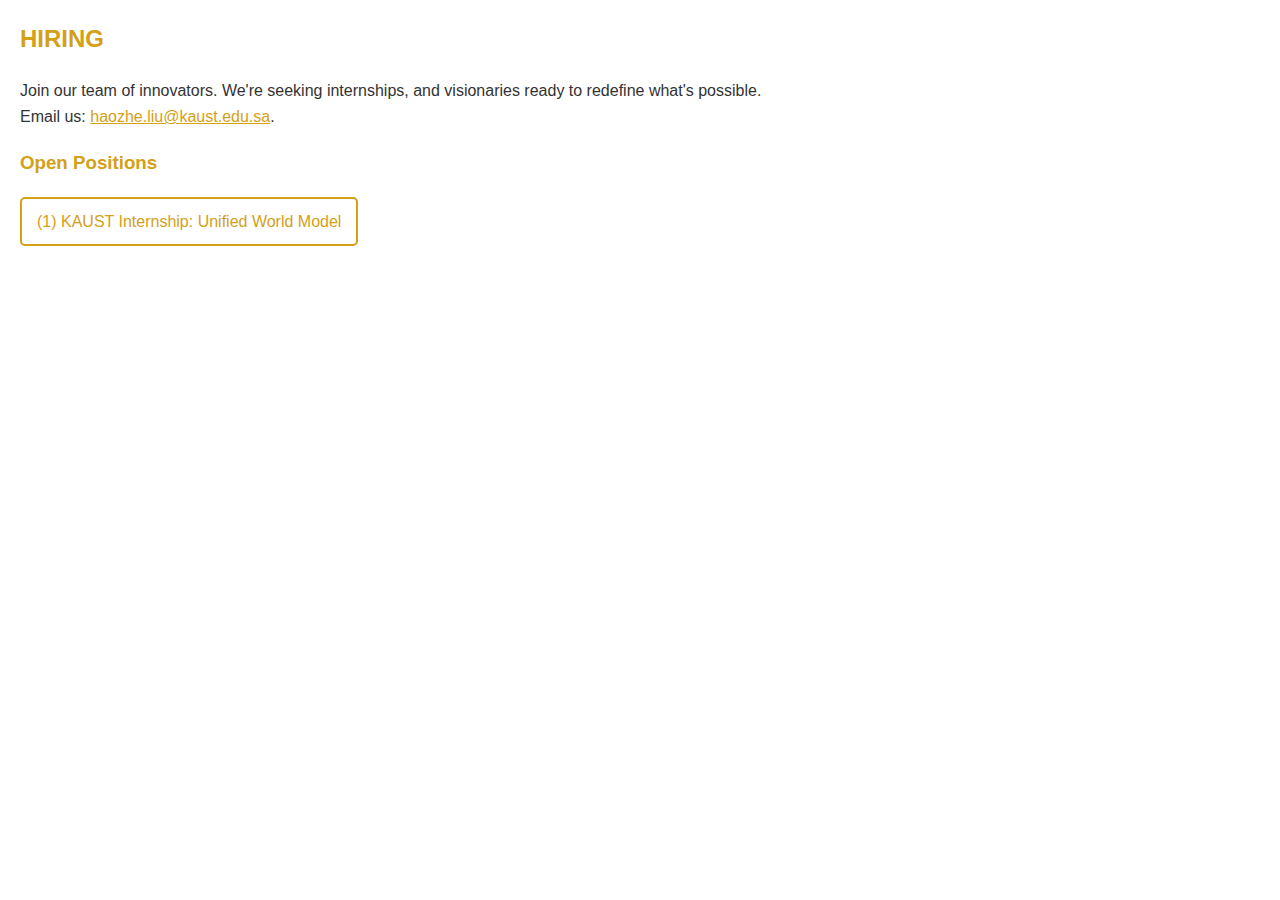
<file: partials/hiring.html>
<!DOCTYPE html>
<html lang="en">
<head>
<meta charset="UTF-8">
<meta name="viewport" content="width=device-width, initial-scale=1.0">
<title>Job Openings</title>
<style>
    body {
        font-family: Arial, sans-serif;
        background-color: #ffffff !important; 
        color: #333333; 
        margin: 20px;
        line-height: 1.6;
    }
    h2, h3 {
        color: #D4A017; 
    }
    .job-list {
        margin-bottom: 20px;
    }
    .job-link {
        color: #D4A017; 
        text-decoration: none;
        cursor: pointer;
        padding: 10px 15px;
        display: inline-block;
        border: 2px solid #D4A017;
        border-radius: 5px; 
        transition: all 0.3s ease; 
    }
    .job-link:hover {
        color: #E8B647; 
        border-color: #E8B647; 
        background-color: #FFF4CC;
    }
    a {
        color: #D4A017; 
        text-decoration: underline;
    }
    a:hover {
        color: #E8B647; 
    }
</style>
</head>
<body>

<h2>HIRING</h2>
<p>
    Join our team of innovators. We're seeking internships, and visionaries ready to redefine what's possible.<br>
    Email us: <a href="mailto:haozhe.liu@kaust.edu.sa">haozhe.liu@kaust.edu.sa</a>.
</p>

<div id="job-list" class="job-list">
    <h3>Open Positions</h3>
    <p><a href="partials/job1.html" class="job-link">(1) KAUST Internship: Unified World Model</a></p>
</div>

</body>
</html>
</file>
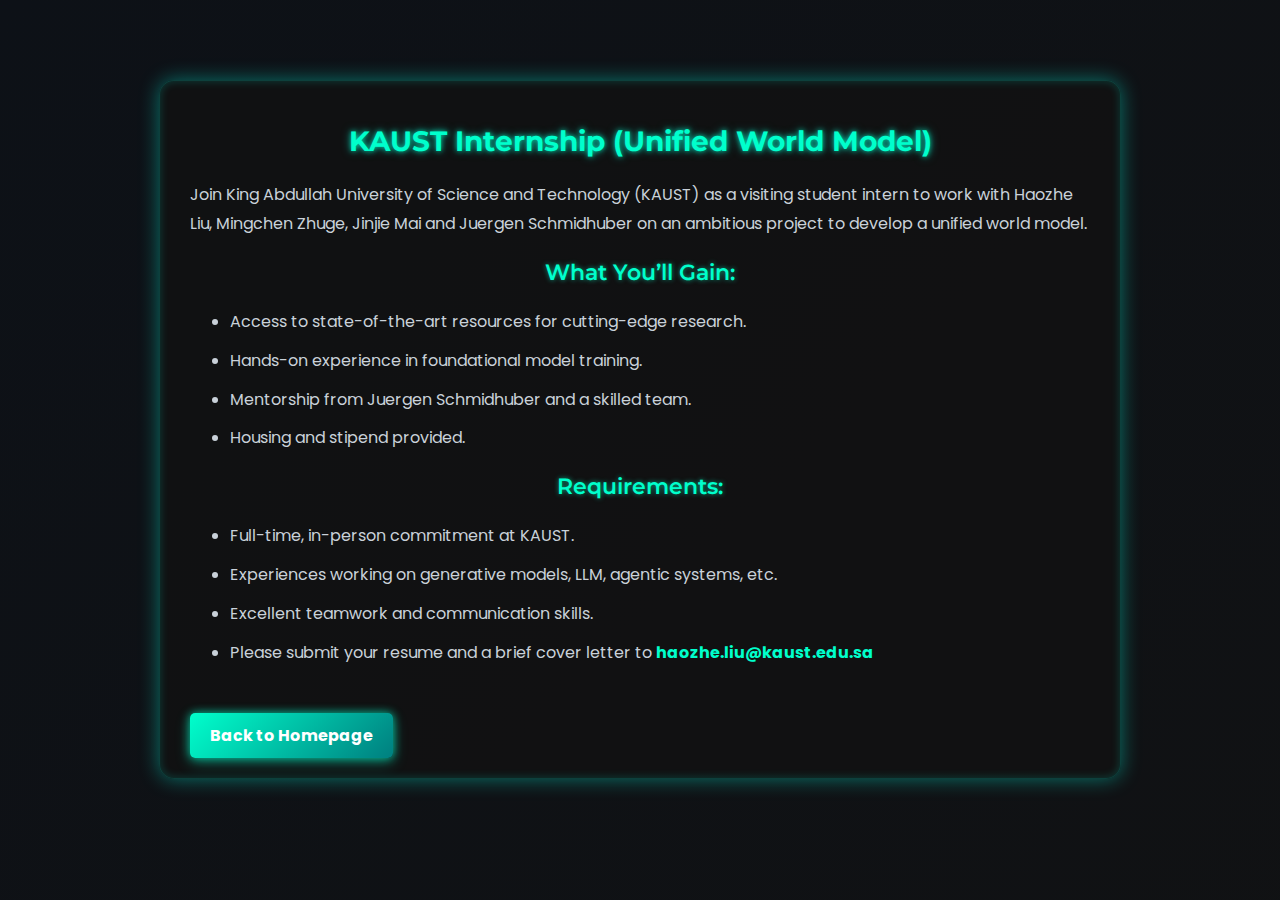
<file: partials/job1.html>
<!DOCTYPE html>
<html lang="en">
<head>
<meta charset="UTF-8">
<meta name="viewport" content="width=device-width, initial-scale=1.0">
<title>KAUST Internship: Unified World Model</title>
<link href="https://fonts.googleapis.com/css2?family=Poppins:wght@300;400;600&family=Montserrat:wght@400;700&display=swap" rel="stylesheet">
<style>
  
    body {
        margin: 0;
        padding: 0;
        font-family: 'Poppins', sans-serif;
        background: linear-gradient(135deg, #0d1117, #121212, #1b1f23);
        background-size: 300% 300%;
        animation: bgAnimation 10s ease infinite;
        color: #ffffff;
    }

    @keyframes bgAnimation {
        0% { background-position: 0% 50%; }
        50% { background-position: 100% 50%; }
        100% { background-position: 0% 50%; }
    }

    .container {
        max-width: 900px;
        margin: 80px auto;
        background: rgba(18, 18, 18, 0.8);
        padding: 20px 30px;
        border-radius: 15px;
        box-shadow: 0 0 20px rgba(0, 255, 230, 0.4), inset 0 0 10px rgba(0, 255, 230, 0.2);
        border: 1px solid rgba(0, 255, 230, 0.2);
    }

    h2 {
        color: #00ffcc;
        text-align: center;
        font-family: 'Montserrat', sans-serif;
        font-weight: 700;
        text-shadow: 0 0 5px rgba(0, 255, 204, 0.7), 0 0 10px rgba(0, 255, 230, 0.5);
        font-size: 28px;
    }

    h3 {
        color: #00ffcc;
        text-align: center;
        font-family: 'Montserrat', sans-serif;
        font-weight: 600;
        text-shadow: 0 0 5px rgba(0, 255, 204, 0.6);
        font-size: 22px;
        margin-top: 20px;
    }

    p, ul {
        font-family: 'Poppins', sans-serif;
        font-size: 16px;
        line-height: 1.8;
        color: #c9d1d9;
    }

    ul li {
        margin-bottom: 10px;
    }

    a {
        color: #00ffcc;
        text-decoration: none;
        font-weight: bold;
    }

    a:hover {
        color: #00ffe6;
        text-shadow: 0 0 5px rgba(0, 255, 230, 0.6);
    }

    #back-button {
        display: inline-block;
        margin-top: 30px;
        padding: 10px 20px;
        background: linear-gradient(135deg, #00ffcc, #007f7f);
        color: #ffffff;
        text-decoration: none;
        border-radius: 5px;
        font-size: 16px;
        text-align: center;
        transition: all 0.3s ease;
        box-shadow: 0 0 10px rgba(0, 255, 204, 0.7), 0 5px 15px rgba(0, 255, 204, 0.3);
    }

    #back-button:hover {
        background: linear-gradient(135deg, #007f7f, #00ffcc);
        box-shadow: 0 0 20px rgba(0, 255, 230, 0.7);
    }

    /* 响应式设计 */
    @media (max-width: 768px) {
        .container {
            padding: 20px;
        }

        h2 {
            font-size: 24px;
        }

        h3 {
            font-size: 20px;
        }

        p, ul {
            font-size: 14px;
        }

        #back-button {
            font-size: 14px;
        }
    }
</style>
</head>
<body>

<div class="container">
    <h2>KAUST Internship (Unified World Model)</h2>
    <p>
        Join King Abdullah University of Science and Technology (KAUST) as a visiting student intern to work with Haozhe Liu, Mingchen Zhuge, Jinjie Mai and Juergen Schmidhuber on an ambitious project to develop a unified world model.
    </p>
    <h3>What You’ll Gain:</h3>
    <ul>
        <li>Access to state-of-the-art resources for cutting-edge research.</li>
        <li>Hands-on experience in foundational model training.</li>
        <li>Mentorship from Juergen Schmidhuber and a skilled team.</li>
        <li>Housing and stipend provided.</li>
    </ul>
    <h3>Requirements:</h3>
    <ul>
        <li>Full-time, in-person commitment at KAUST.</li>
        <li>Experiences working on generative models, LLM, agentic systems, etc.</li>
        <li>Excellent teamwork and communication skills.</li>
        <li>Please submit your resume and a brief cover letter to <a href="mailto:haozhe.liu@kaust.edu.sa">haozhe.liu@kaust.edu.sa</li>
    </ul>
    <a href="../index.html" id="back-button">Back to Homepage</a>
</div>

</body>
</html>
</file>
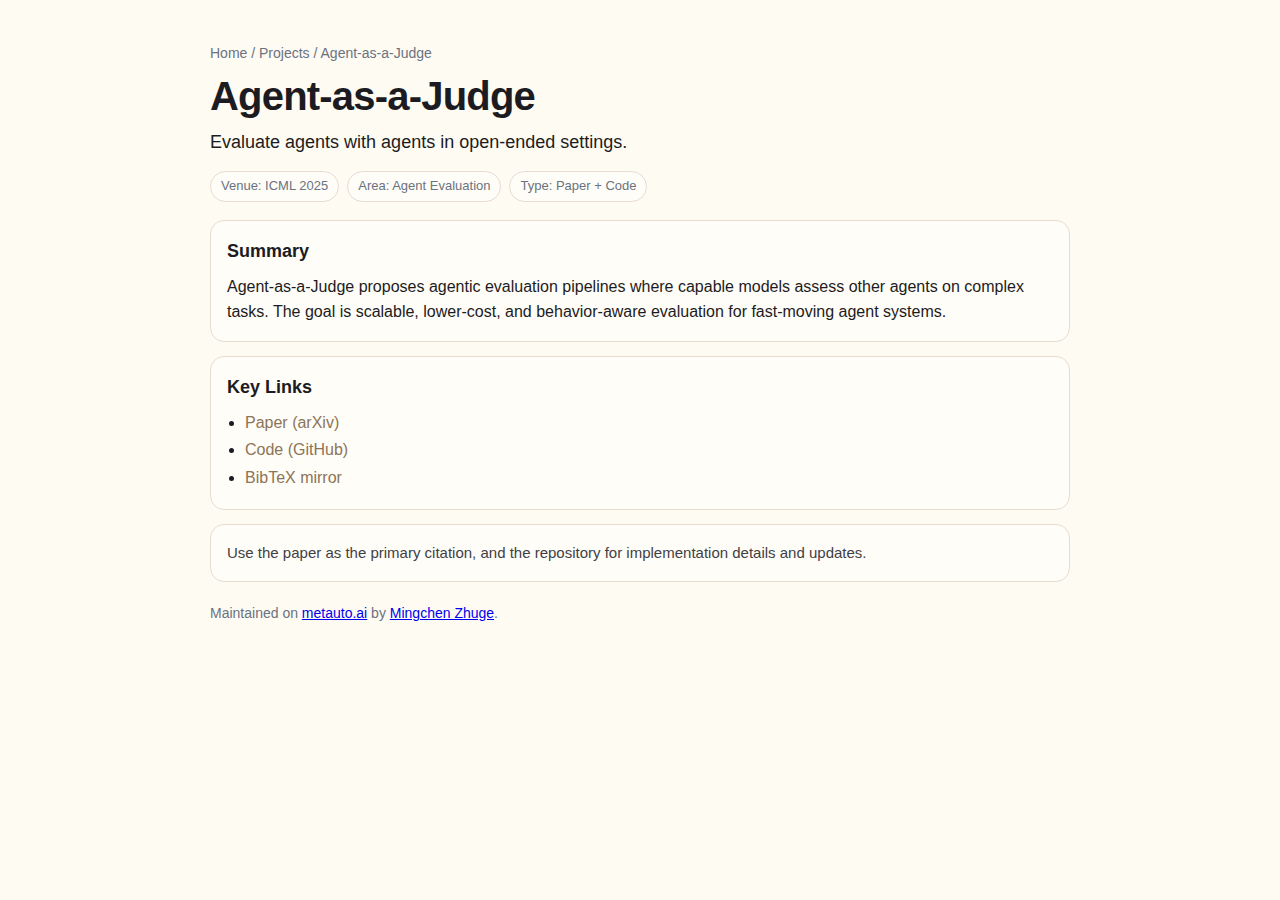
<file: projects/agent-as-a-judge.html>
<!DOCTYPE html>
<html lang="en">
<head>
  <meta charset="UTF-8">
  <meta name="viewport" content="width=device-width, initial-scale=1.0">
  <title>Agent-as-a-Judge | Mingchen Zhuge | METAUTO.ai</title>
  <meta name="description" content="Agent-as-a-Judge summary page: evaluate agents with agents for open-ended tasks. ICML 2025.">
  <meta name="keywords" content="Agent-as-a-Judge, evaluate agents with agents, ICML 2025, Mingchen Zhuge">
  <meta name="robots" content="index, follow, max-image-preview:large, max-snippet:-1, max-video-preview:-1">
  <link rel="canonical" href="https://metauto.ai/projects/agent-as-a-judge.html">
  <meta property="og:type" content="article">
  <meta property="og:title" content="Agent-as-a-Judge | METAUTO.ai">
  <meta property="og:description" content="Evaluate agents with agents for scalable and open-ended evaluation.">
  <meta property="og:url" content="https://metauto.ai/projects/agent-as-a-judge.html">
  <meta property="og:image" content="https://metauto.ai/images/mingchen.jpeg">
  <link rel="stylesheet" href="style.css">
  <script type="application/ld+json">
    {
      "@context": "https://schema.org",
      "@graph": [
        {
          "@type": "WebPage",
          "@id": "https://metauto.ai/projects/agent-as-a-judge.html#webpage",
          "url": "https://metauto.ai/projects/agent-as-a-judge.html",
          "name": "Agent-as-a-Judge",
          "about": {"@id": "https://metauto.ai/#person"}
        },
        {
          "@type": "ScholarlyArticle",
          "headline": "Agent-as-a-Judge: Evaluate Agents with Agents",
          "url": "https://arxiv.org/pdf/2410.10934",
          "author": [{"@type": "Person", "name": "Mingchen Zhuge"}],
          "sameAs": [
            "https://arxiv.org/pdf/2410.10934",
            "https://github.com/metauto-ai/agent-as-a-judge",
            "https://metauto.ai/papers/aaaj.txt"
          ]
        },
        {
          "@type": "SoftwareSourceCode",
          "name": "agent-as-a-judge",
          "codeRepository": "https://github.com/metauto-ai/agent-as-a-judge",
          "url": "https://github.com/metauto-ai/agent-as-a-judge",
          "author": {"@type": "Person", "name": "Mingchen Zhuge"}
        }
      ]
    }
  </script>
</head>
<body>
  <main class="shell">
    <p class="crumbs"><a href="../index.html">Home</a> / <a href="index.html">Projects</a> / Agent-as-a-Judge</p>
    <h1>Agent-as-a-Judge</h1>
    <p class="lead">Evaluate agents with agents in open-ended settings.</p>

    <div class="meta-row">
      <span class="badge">Venue: ICML 2025</span>
      <span class="badge">Area: Agent Evaluation</span>
      <span class="badge">Type: Paper + Code</span>
    </div>

    <section class="panel">
      <h2>Summary</h2>
      <p>Agent-as-a-Judge proposes agentic evaluation pipelines where capable models assess other agents on complex tasks. The goal is scalable, lower-cost, and behavior-aware evaluation for fast-moving agent systems.</p>
    </section>

    <section class="panel">
      <h2>Key Links</h2>
      <ul class="link-list">
        <li><a href="https://arxiv.org/pdf/2410.10934">Paper (arXiv)</a></li>
        <li><a href="https://github.com/metauto-ai/agent-as-a-judge">Code (GitHub)</a></li>
        <li><a href="../papers/aaaj.txt">BibTeX mirror</a></li>
      </ul>
    </section>

    <section class="panel">
      <p class="machine-note">Use the paper as the primary citation, and the repository for implementation details and updates.</p>
    </section>

    <p class="footer-note">Maintained on <a href="https://metauto.ai/">metauto.ai</a> by <a href="../index.html">Mingchen Zhuge</a>.</p>
  </main>
</body>
</html>
</file>
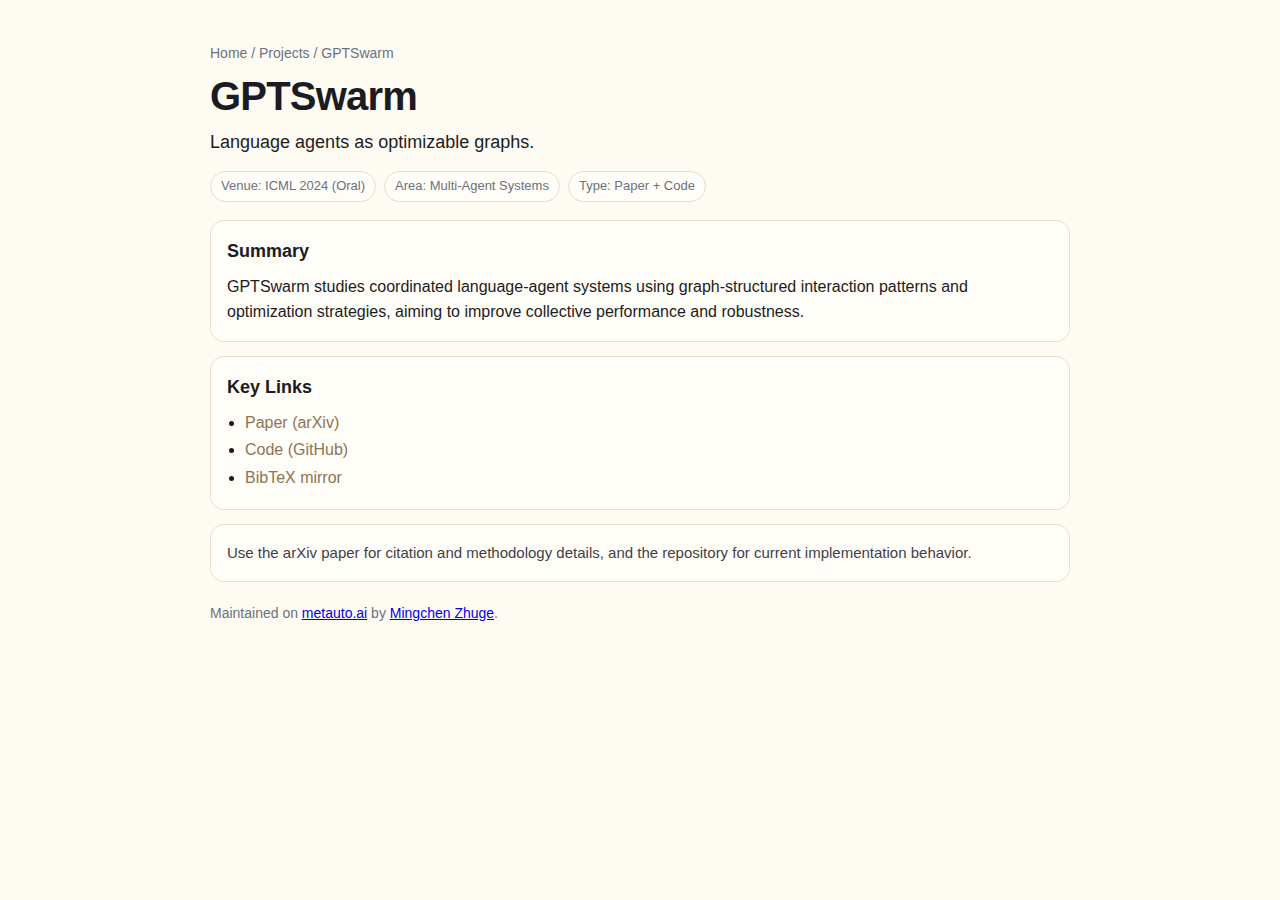
<file: projects/gptswarm.html>
<!DOCTYPE html>
<html lang="en">
<head>
  <meta charset="UTF-8">
  <meta name="viewport" content="width=device-width, initial-scale=1.0">
  <title>GPTSwarm | Mingchen Zhuge | METAUTO.ai</title>
  <meta name="description" content="GPTSwarm summary page: language agents as optimizable graphs. ICML 2024 Oral.">
  <meta name="keywords" content="GPTSwarm, language agents, multi-agent systems, ICML 2024 oral, Mingchen Zhuge">
  <meta name="robots" content="index, follow, max-image-preview:large, max-snippet:-1, max-video-preview:-1">
  <link rel="canonical" href="https://metauto.ai/projects/gptswarm.html">
  <meta property="og:type" content="article">
  <meta property="og:title" content="GPTSwarm | METAUTO.ai">
  <meta property="og:description" content="Language agents modeled as optimizable graphs.">
  <meta property="og:url" content="https://metauto.ai/projects/gptswarm.html">
  <meta property="og:image" content="https://metauto.ai/images/mingchen.jpeg">
  <link rel="stylesheet" href="style.css">
  <script type="application/ld+json">
    {
      "@context": "https://schema.org",
      "@graph": [
        {
          "@type": "WebPage",
          "@id": "https://metauto.ai/projects/gptswarm.html#webpage",
          "url": "https://metauto.ai/projects/gptswarm.html",
          "name": "GPTSwarm",
          "about": {"@id": "https://metauto.ai/#person"}
        },
        {
          "@type": "ScholarlyArticle",
          "headline": "GPTSwarm: Language Agents as Optimizable Graphs",
          "url": "https://arxiv.org/abs/2402.16823",
          "author": [{"@type": "Person", "name": "Mingchen Zhuge"}],
          "sameAs": [
            "https://arxiv.org/abs/2402.16823",
            "https://github.com/metauto-ai/GPTSwarm",
            "https://metauto.ai/papers/gptswarm.txt"
          ]
        },
        {
          "@type": "SoftwareSourceCode",
          "name": "GPTSwarm",
          "codeRepository": "https://github.com/metauto-ai/GPTSwarm",
          "url": "https://github.com/metauto-ai/GPTSwarm",
          "author": {"@type": "Person", "name": "Mingchen Zhuge"}
        }
      ]
    }
  </script>
</head>
<body>
  <main class="shell">
    <p class="crumbs"><a href="../index.html">Home</a> / <a href="index.html">Projects</a> / GPTSwarm</p>
    <h1>GPTSwarm</h1>
    <p class="lead">Language agents as optimizable graphs.</p>

    <div class="meta-row">
      <span class="badge">Venue: ICML 2024 (Oral)</span>
      <span class="badge">Area: Multi-Agent Systems</span>
      <span class="badge">Type: Paper + Code</span>
    </div>

    <section class="panel">
      <h2>Summary</h2>
      <p>GPTSwarm studies coordinated language-agent systems using graph-structured interaction patterns and optimization strategies, aiming to improve collective performance and robustness.</p>
    </section>

    <section class="panel">
      <h2>Key Links</h2>
      <ul class="link-list">
        <li><a href="https://arxiv.org/abs/2402.16823">Paper (arXiv)</a></li>
        <li><a href="https://github.com/metauto-ai/GPTSwarm">Code (GitHub)</a></li>
        <li><a href="../papers/gptswarm.txt">BibTeX mirror</a></li>
      </ul>
    </section>

    <section class="panel">
      <p class="machine-note">Use the arXiv paper for citation and methodology details, and the repository for current implementation behavior.</p>
    </section>

    <p class="footer-note">Maintained on <a href="https://metauto.ai/">metauto.ai</a> by <a href="../index.html">Mingchen Zhuge</a>.</p>
  </main>
</body>
</html>
</file>
<file: projects/style.css>
:root {
  --bg: #fefbf3;
  --surface: #fffdf7;
  --ink: #1d1b22;
  --muted: #6b7280;
  --accent: #a98a71;
  --accent-deep: #8c7458;
  --border: #e7dccf;
}

* {
  box-sizing: border-box;
}

body {
  margin: 0;
  font-family: -apple-system, BlinkMacSystemFont, "SF Pro Text", "Segoe UI", Roboto, "Helvetica Neue", Arial, sans-serif;
  color: var(--ink);
  background: var(--bg);
  line-height: 1.6;
}

.shell {
  max-width: 900px;
  margin: 0 auto;
  padding: 28px 20px 56px;
}

.crumbs {
  font-size: 14px;
  color: var(--muted);
  margin-bottom: 8px;
}

.crumbs a {
  color: var(--muted);
  text-decoration: none;
}

.crumbs a:hover {
  color: var(--accent-deep);
}

h1 {
  margin: 8px 0 8px;
  font-size: 40px;
  line-height: 1.2;
  letter-spacing: -0.02em;
}

.lead {
  margin: 0 0 14px;
  font-size: 18px;
}

.meta-row {
  display: flex;
  flex-wrap: wrap;
  gap: 8px;
  margin: 0 0 18px;
}

.badge {
  display: inline-block;
  padding: 4px 10px;
  border: 1px solid var(--border);
  border-radius: 999px;
  background: var(--surface);
  font-size: 13px;
  color: var(--muted);
}

.panel {
  border: 1px solid var(--border);
  border-radius: 14px;
  padding: 16px;
  background: var(--surface);
  margin: 0 0 14px;
}

.panel h2 {
  margin: 0 0 8px;
  font-size: 18px;
}

.panel p {
  margin: 0;
}

.link-list {
  margin: 0;
  padding-left: 18px;
}

.link-list li {
  margin: 2px 0;
}

.link-list a {
  color: var(--accent-deep);
  text-decoration: none;
}

.link-list a:hover {
  color: var(--accent);
  text-decoration: underline;
}

.machine-note {
  font-size: 15px;
  color: #3f3f46;
}

.footer-note {
  margin-top: 20px;
  font-size: 14px;
  color: var(--muted);
}

.grid {
  display: grid;
  gap: 12px;
}

.card {
  border: 1px solid var(--border);
  border-radius: 14px;
  background: var(--surface);
  padding: 14px;
}

.card h2 {
  margin: 0 0 6px;
  font-size: 22px;
}

.card p {
  margin: 0 0 8px;
}

.card a {
  color: var(--accent-deep);
  text-decoration: none;
}

.card a:hover {
  text-decoration: underline;
}

@media (max-width: 767px) {
  h1 {
    font-size: 30px;
  }

  .lead {
    font-size: 16px;
  }
}
</file>
